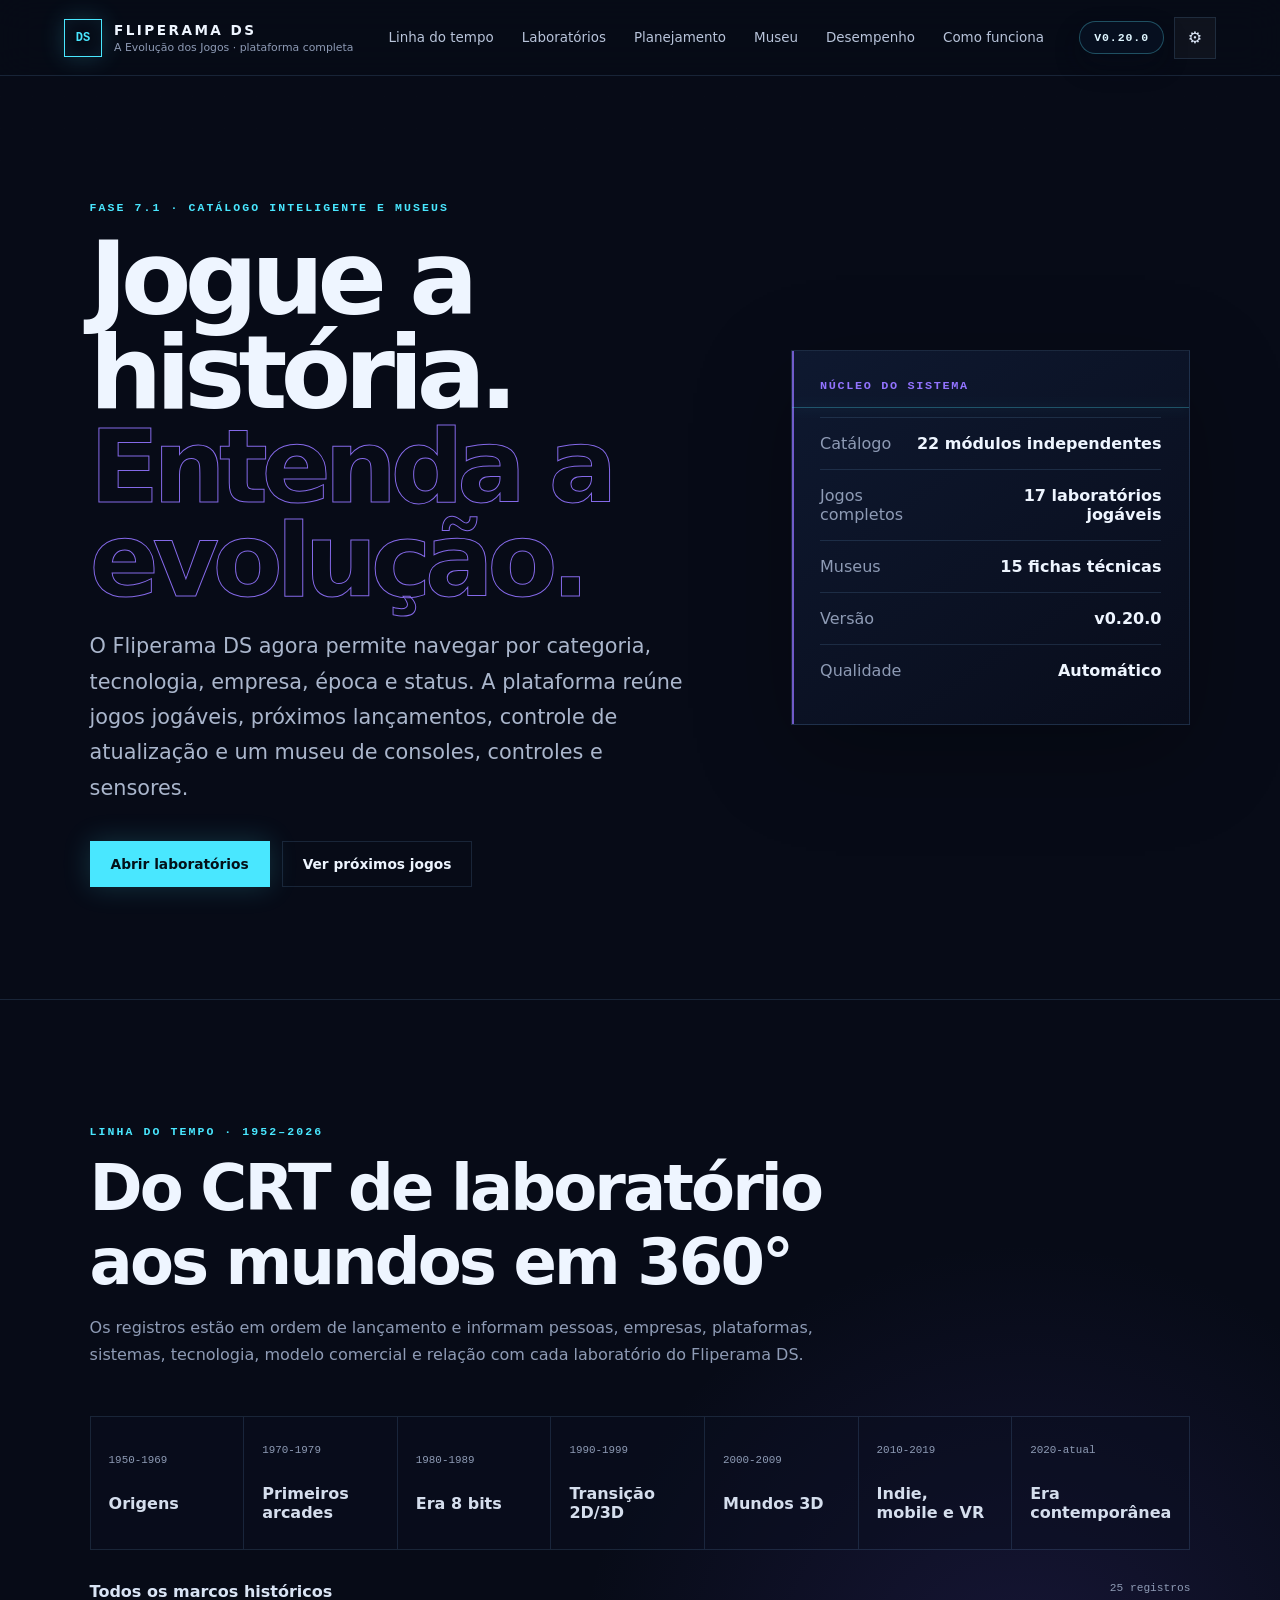
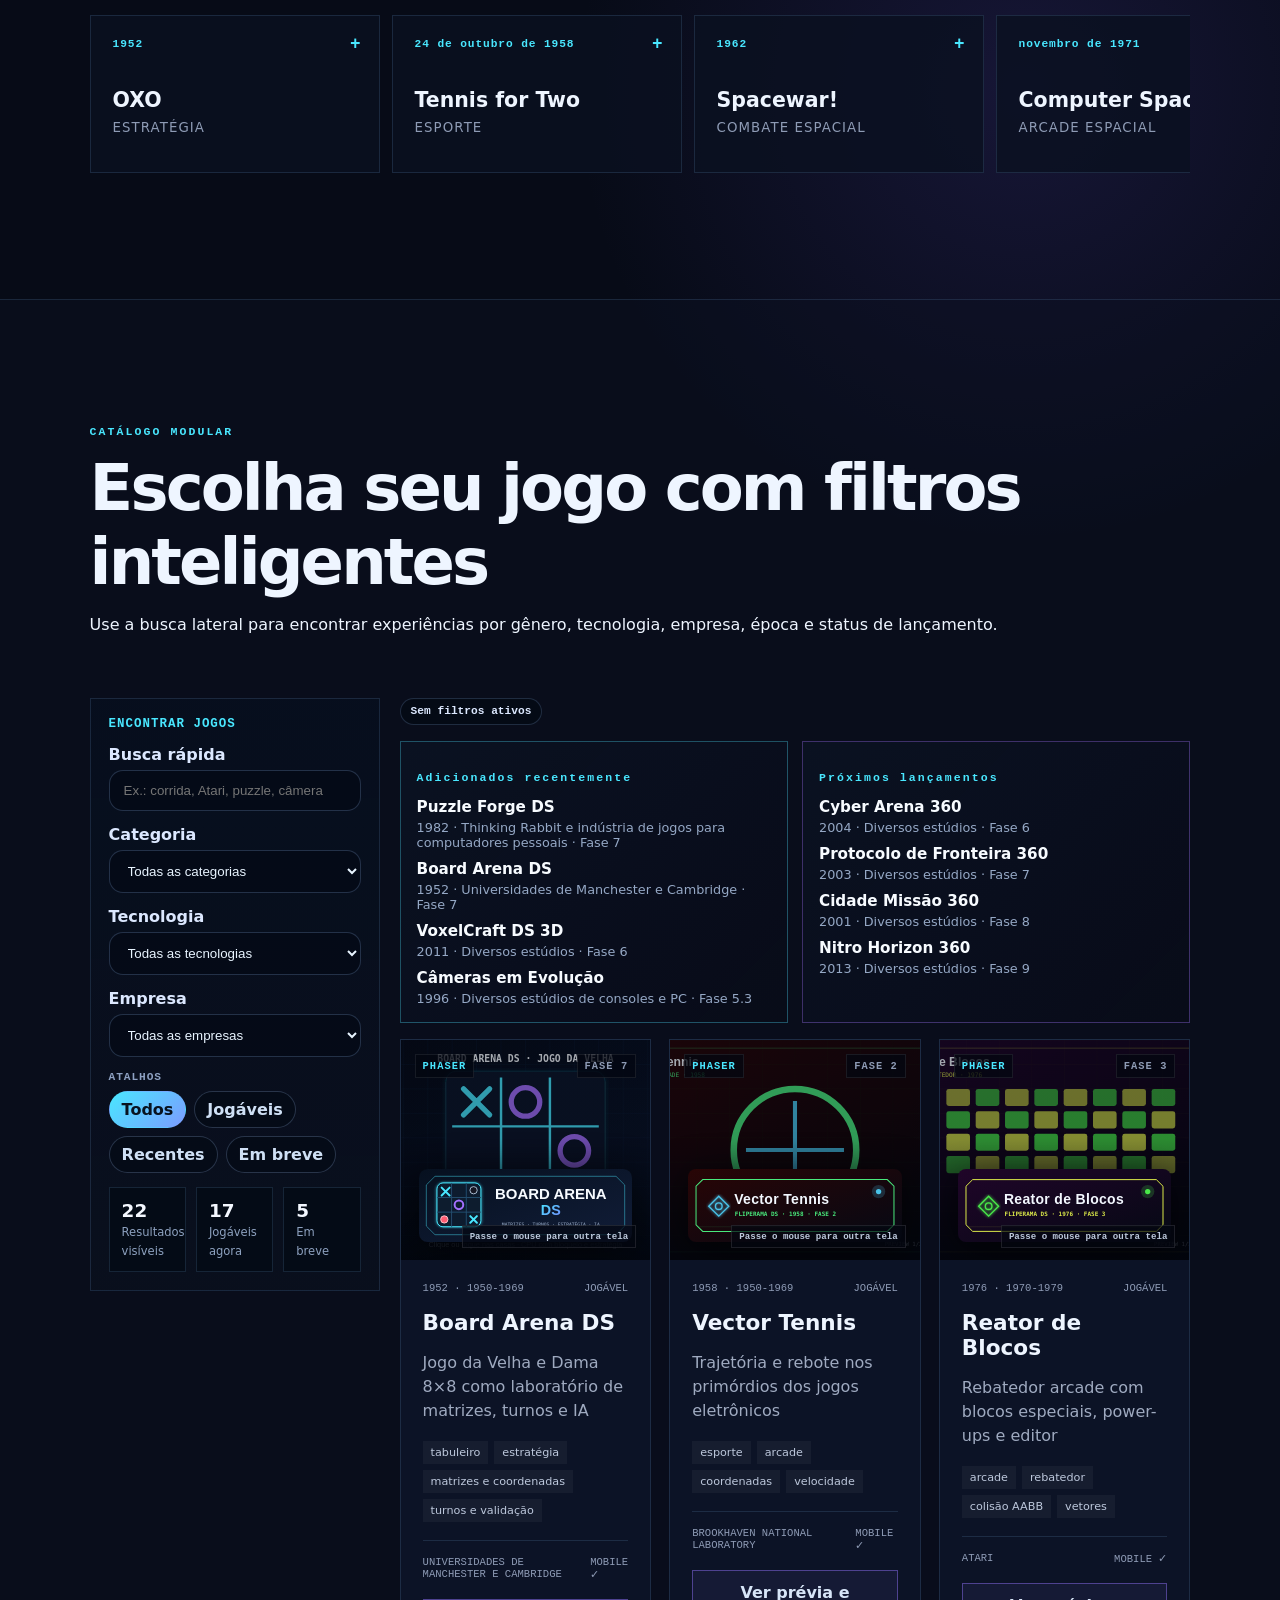
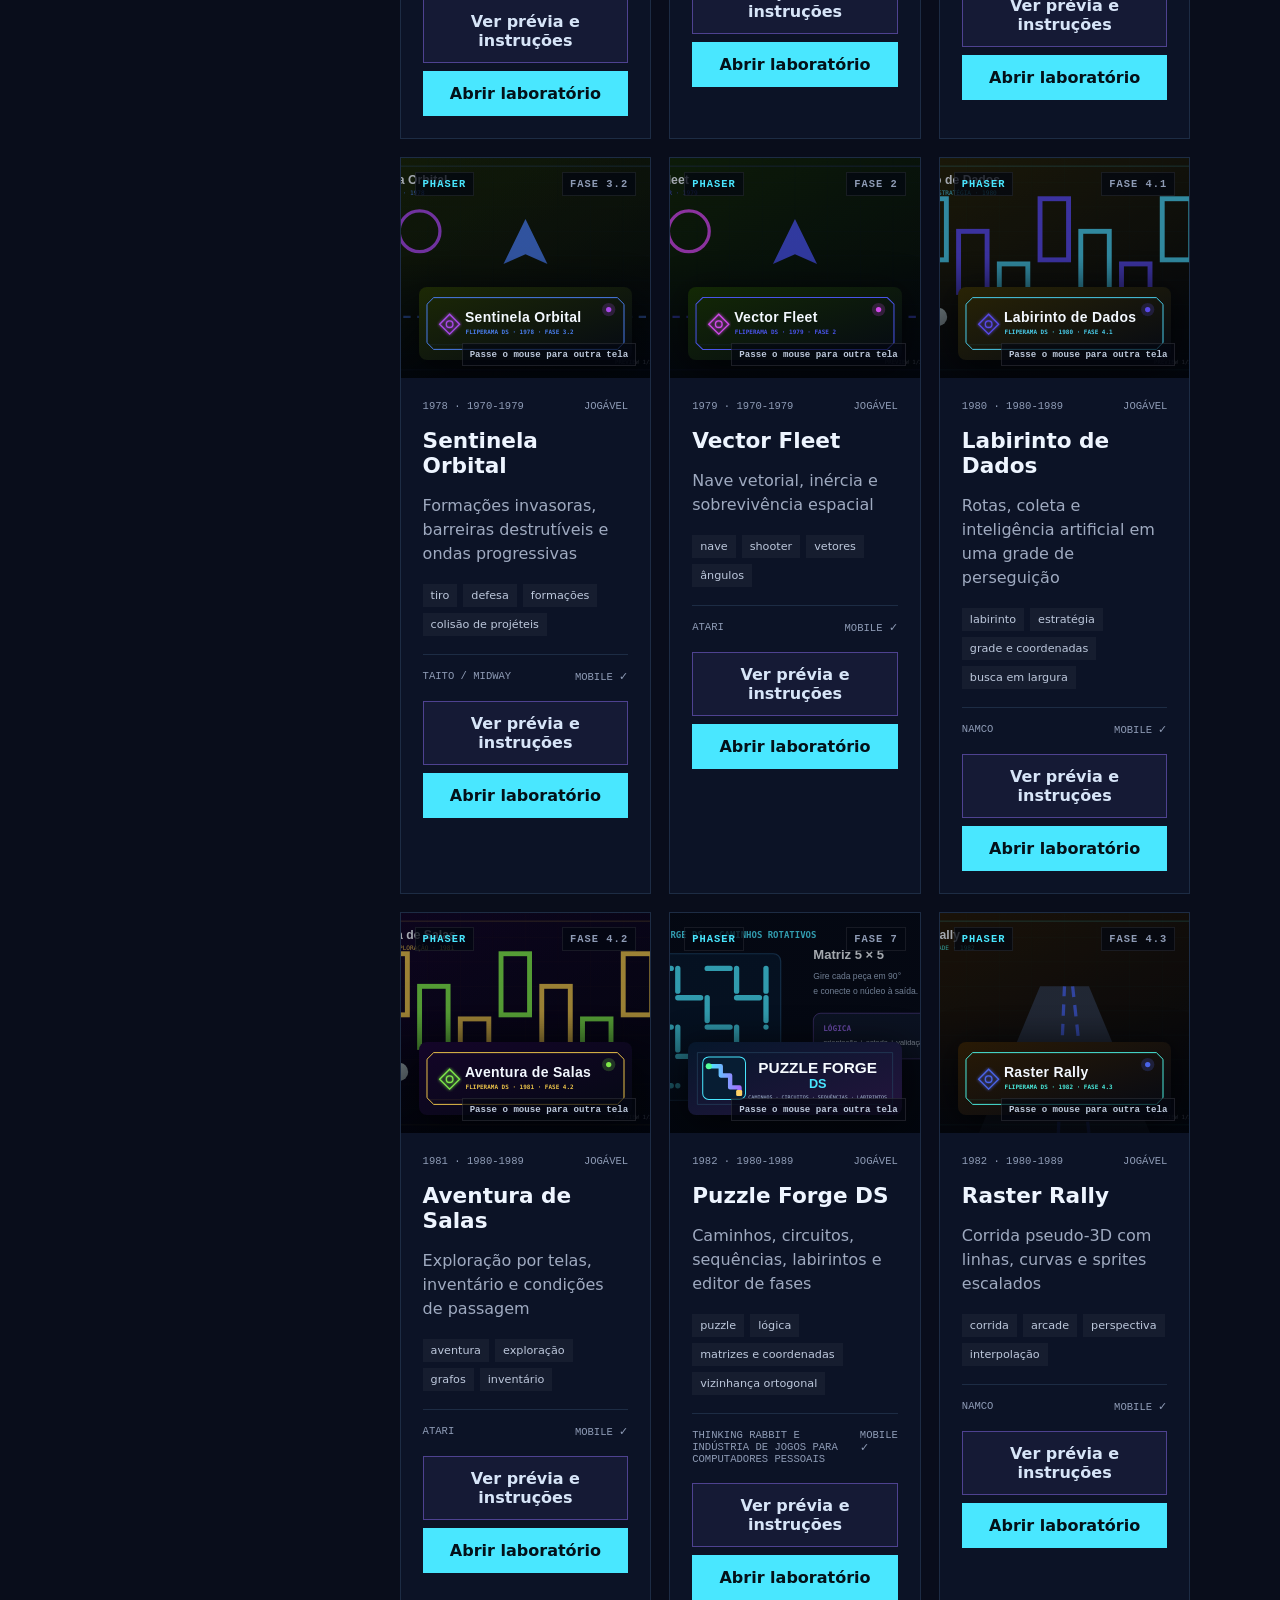
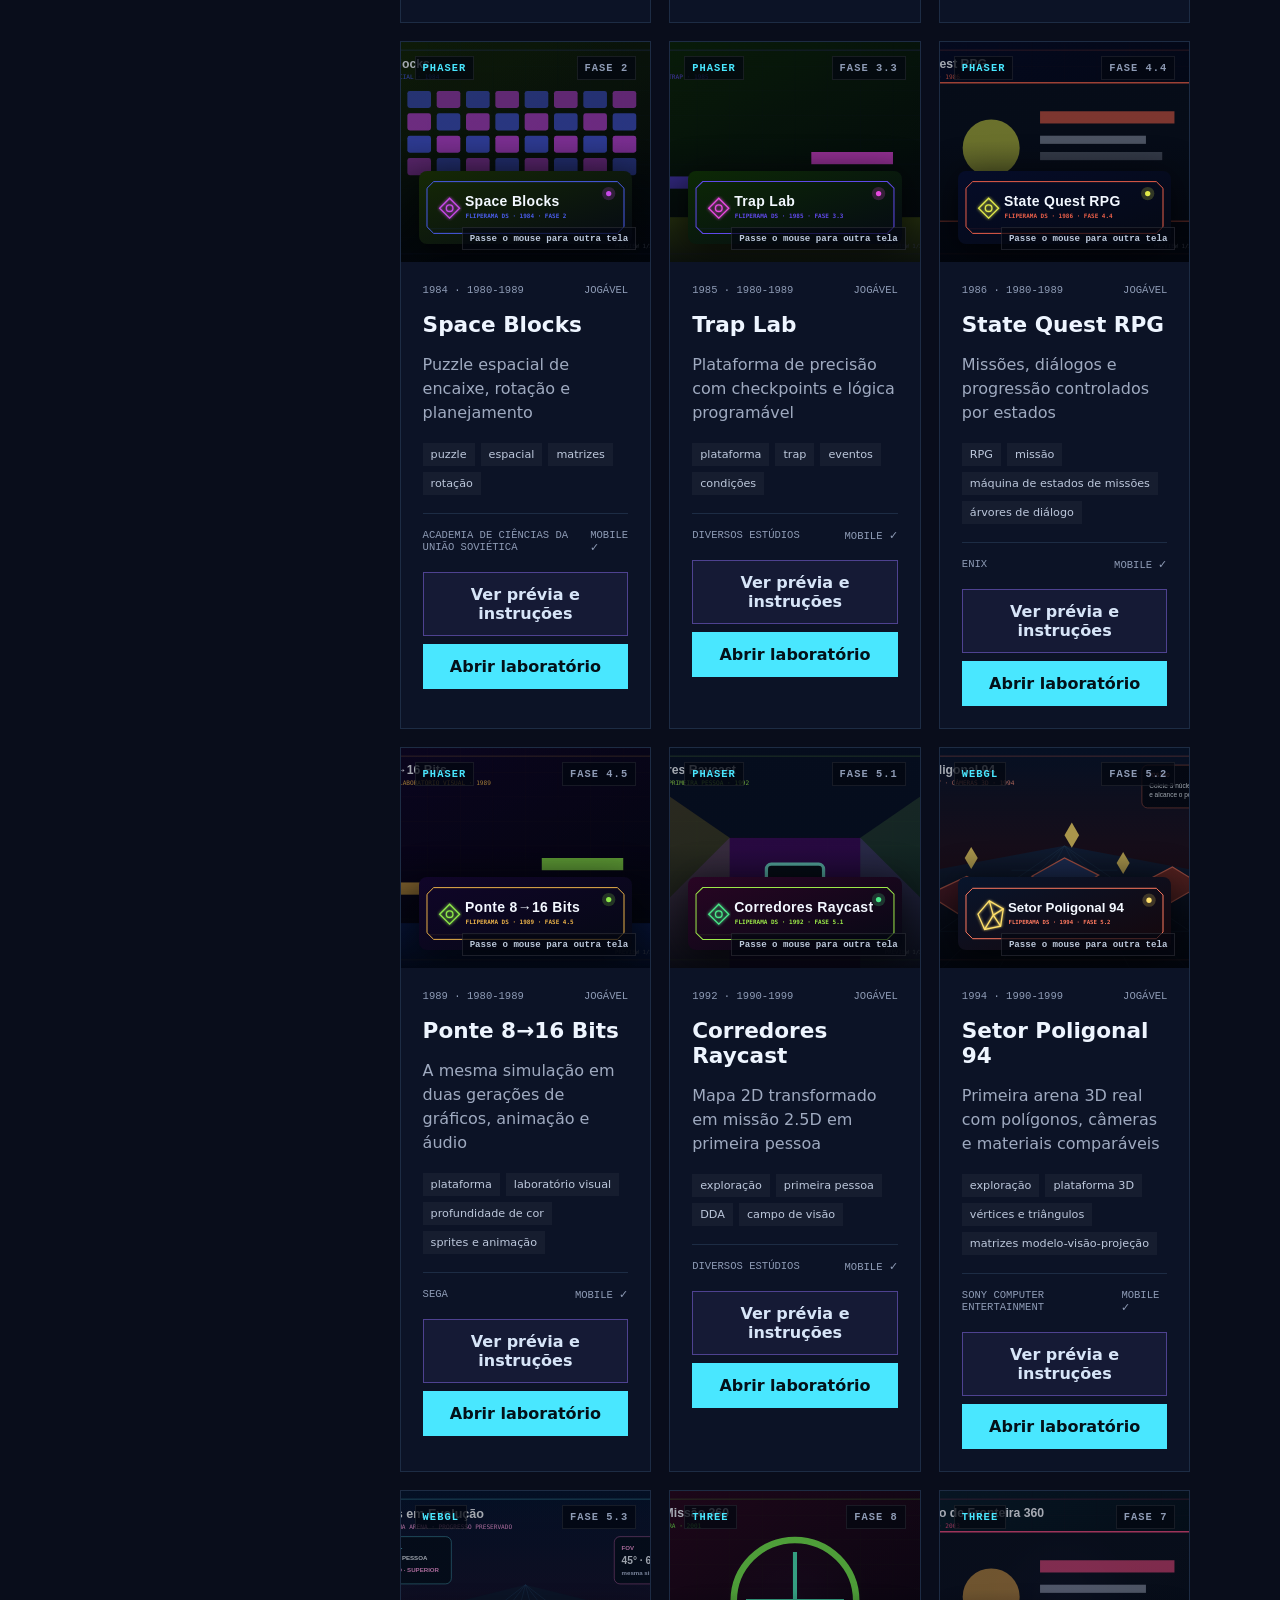
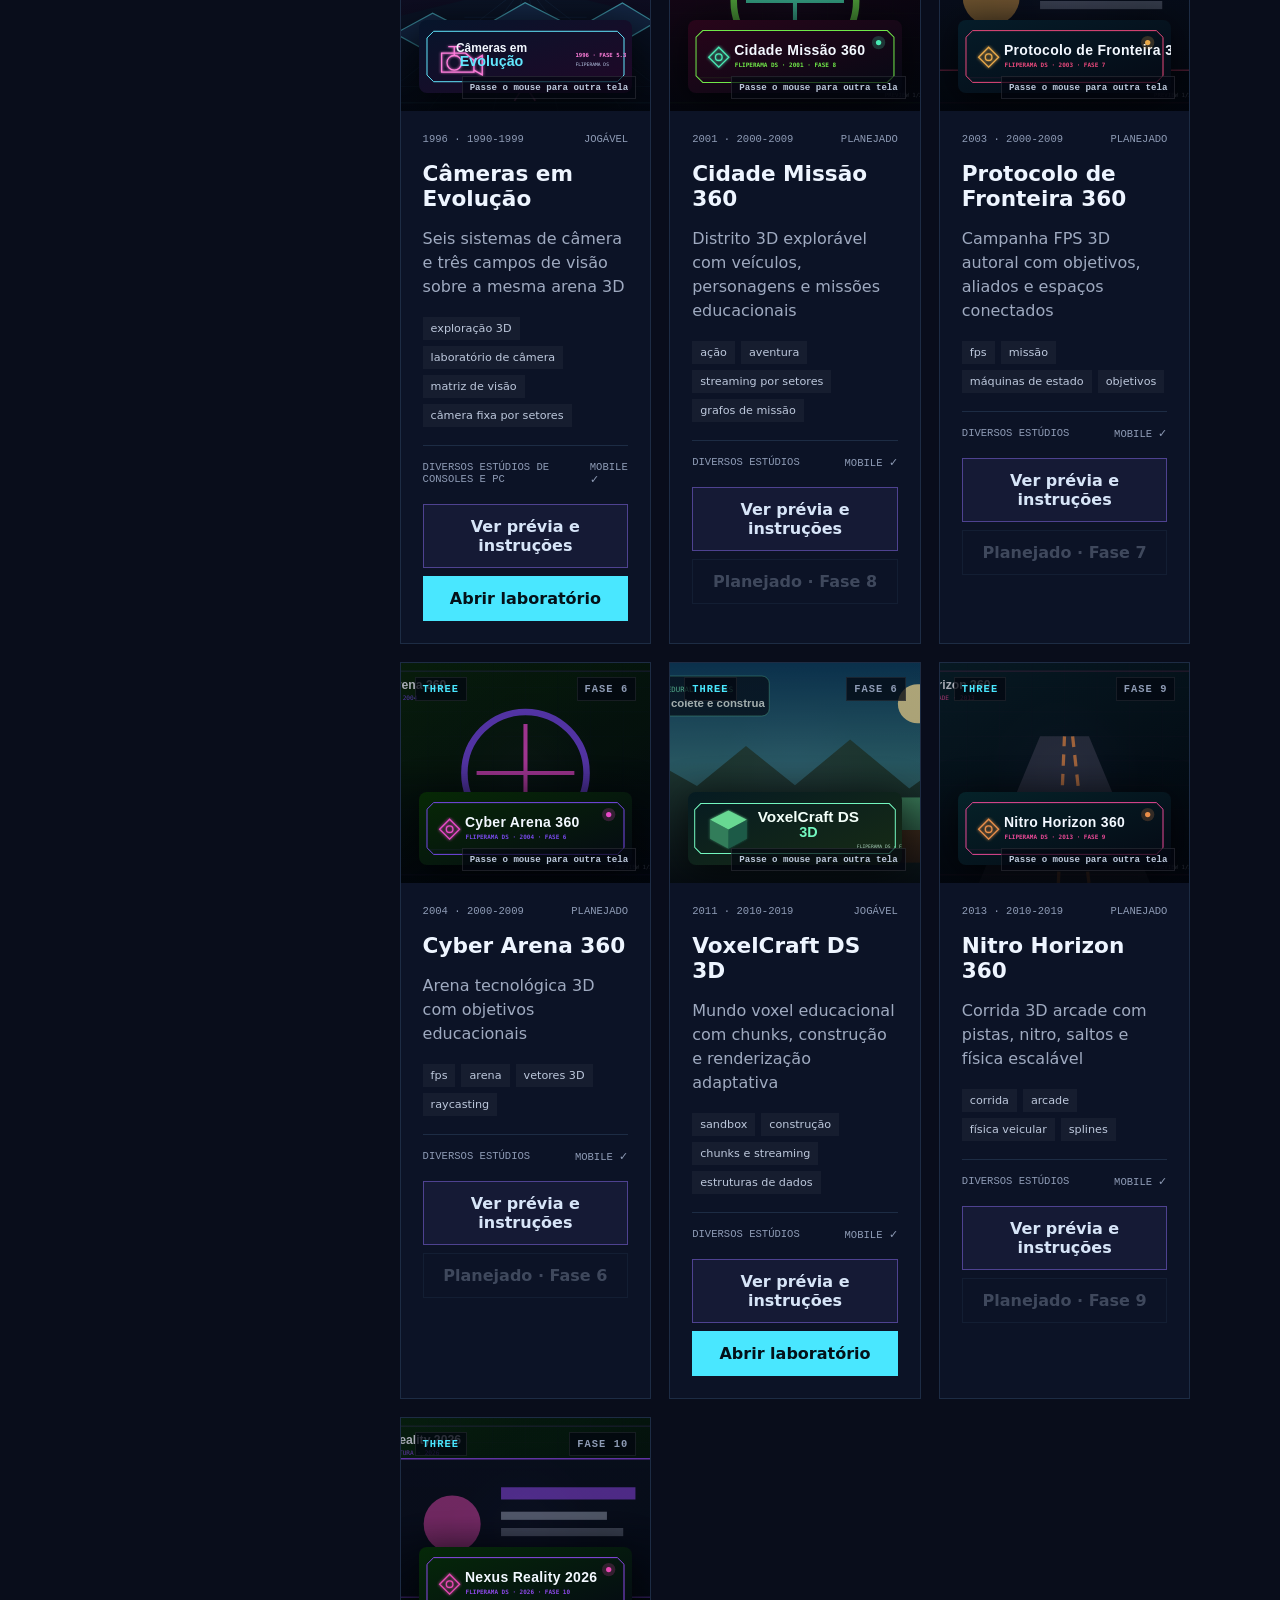
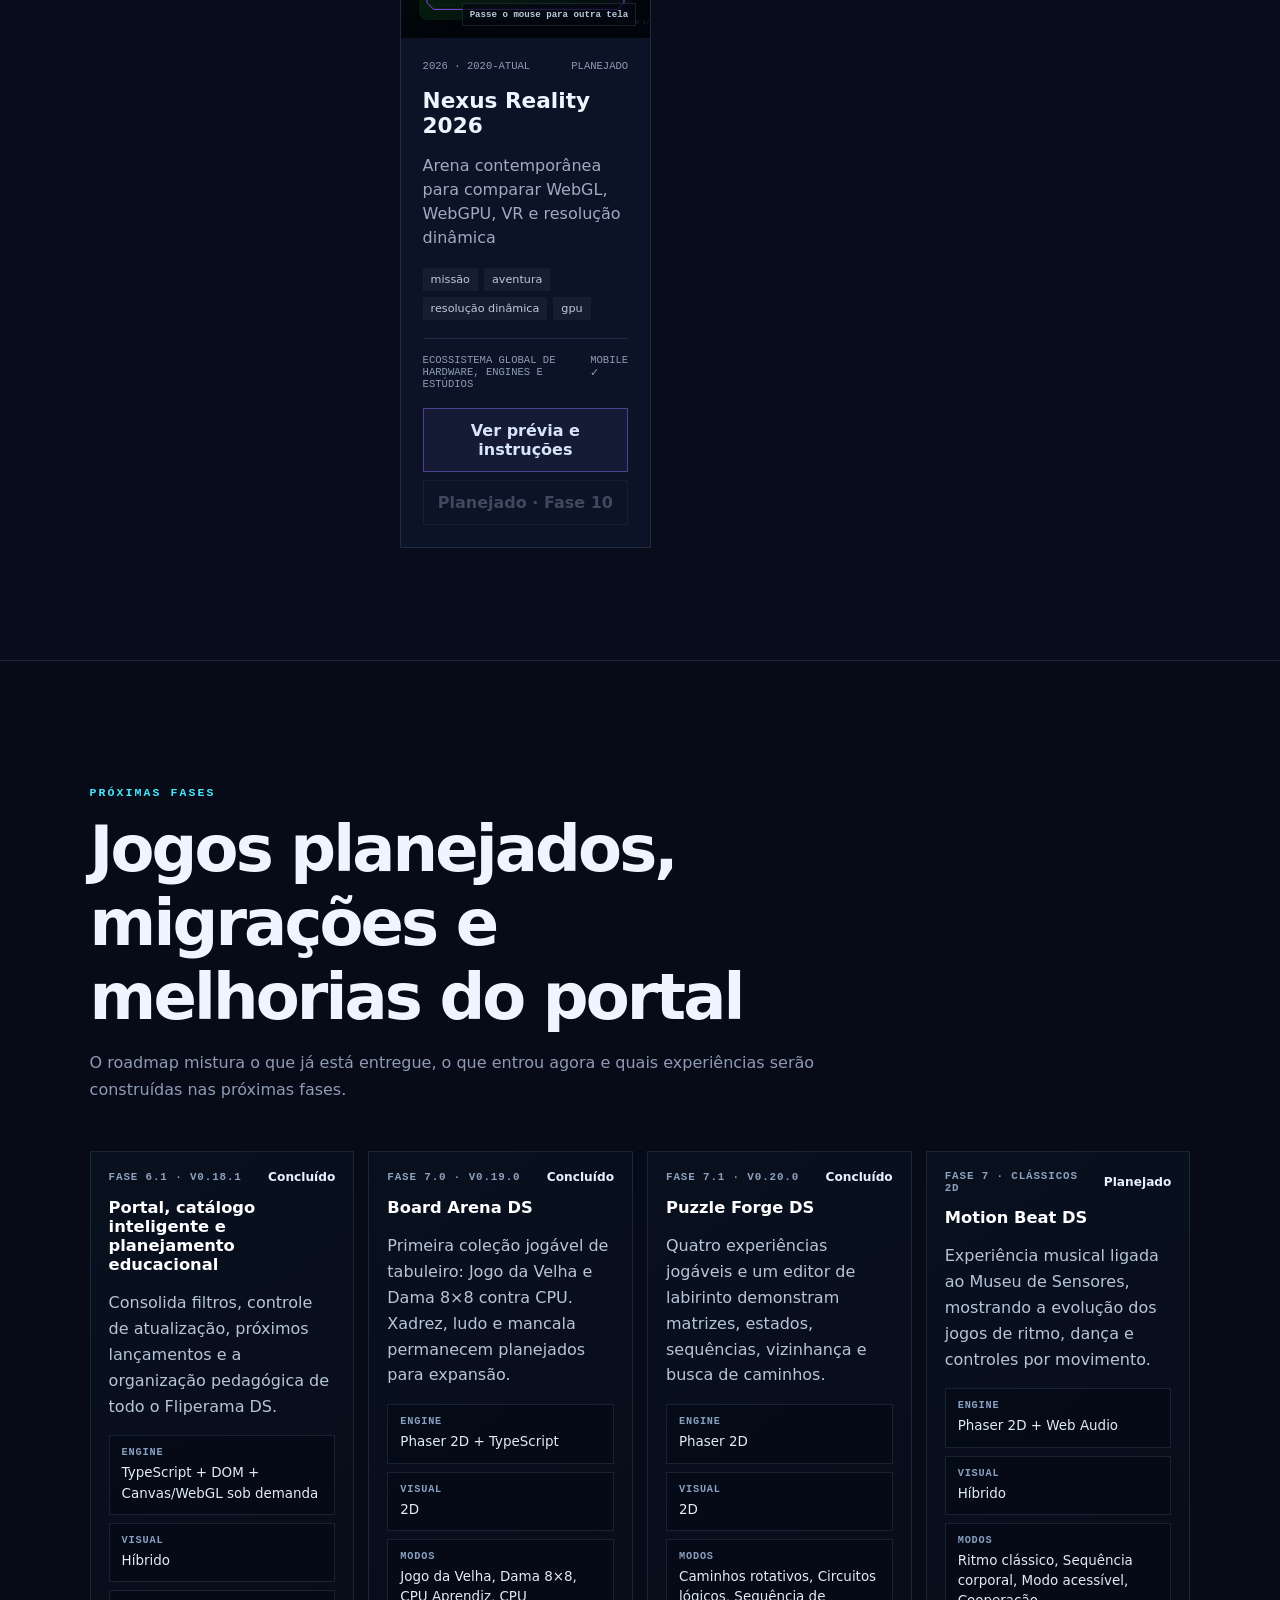
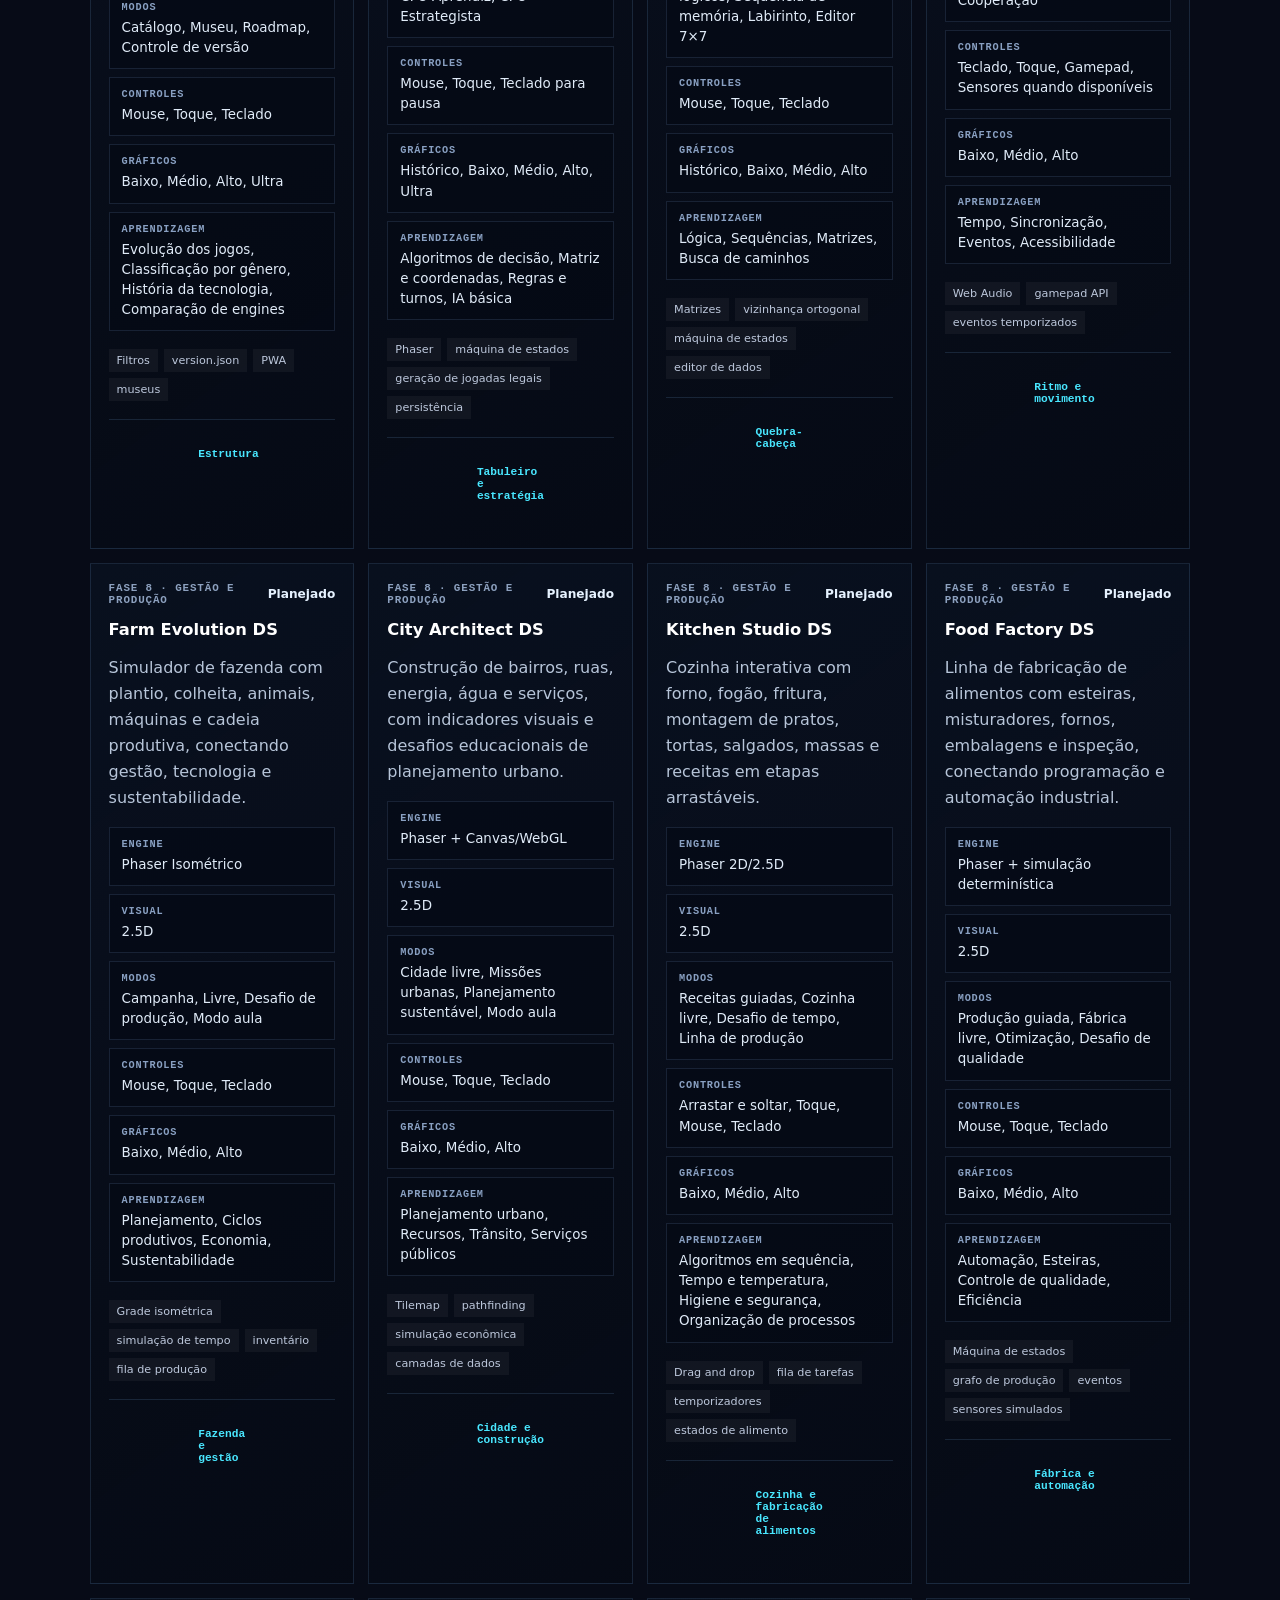
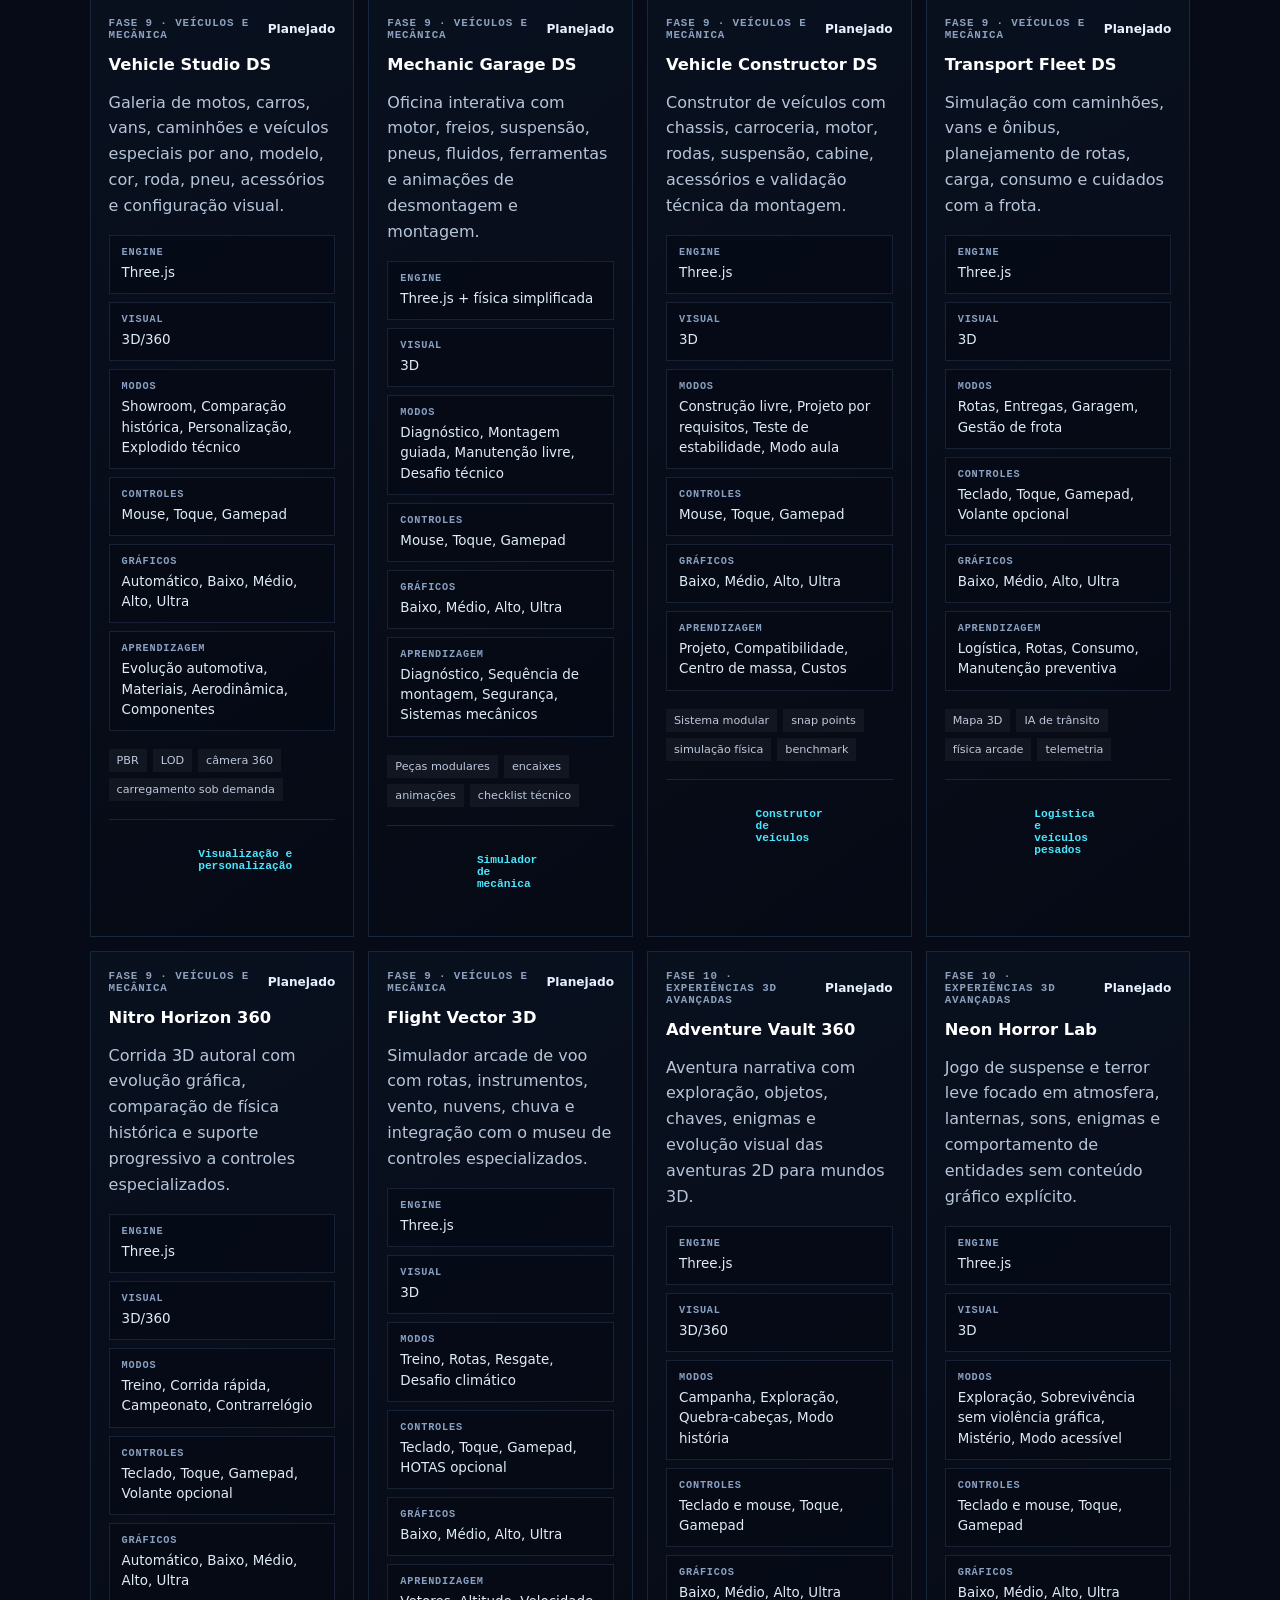
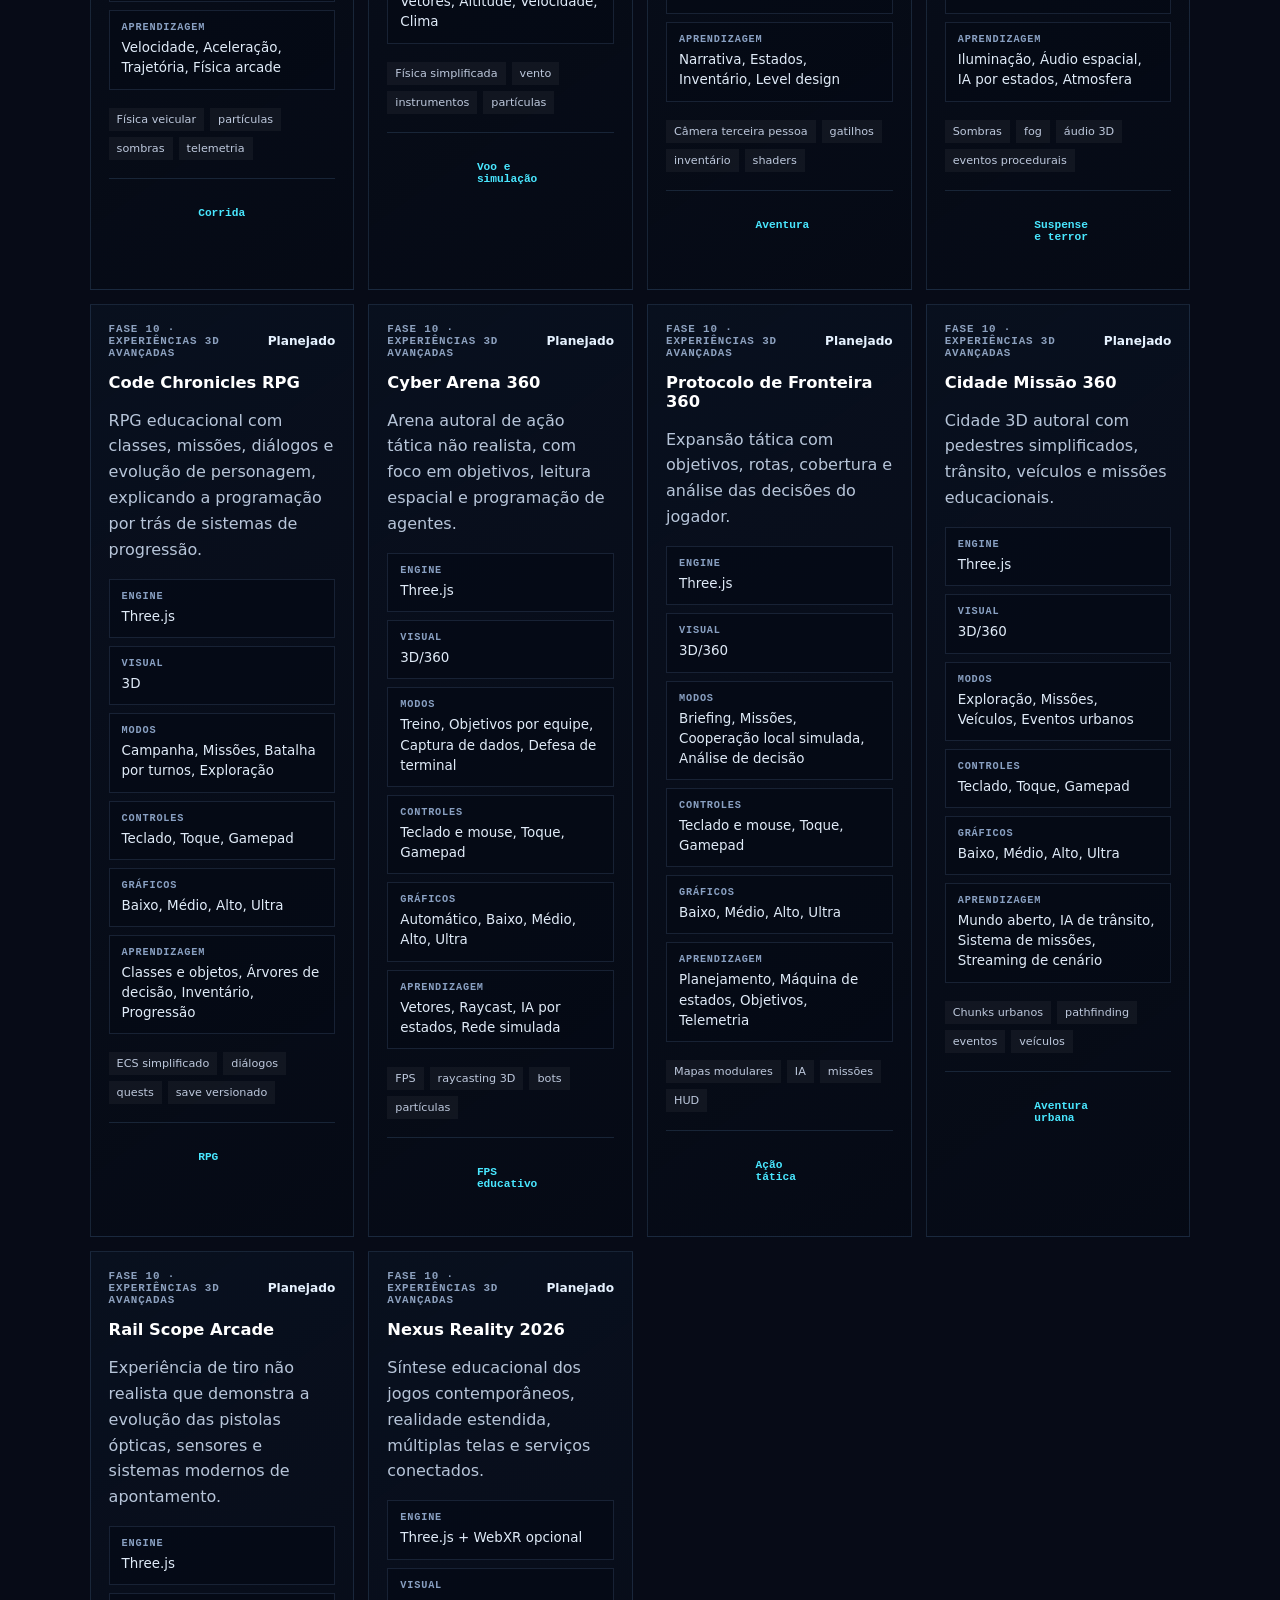
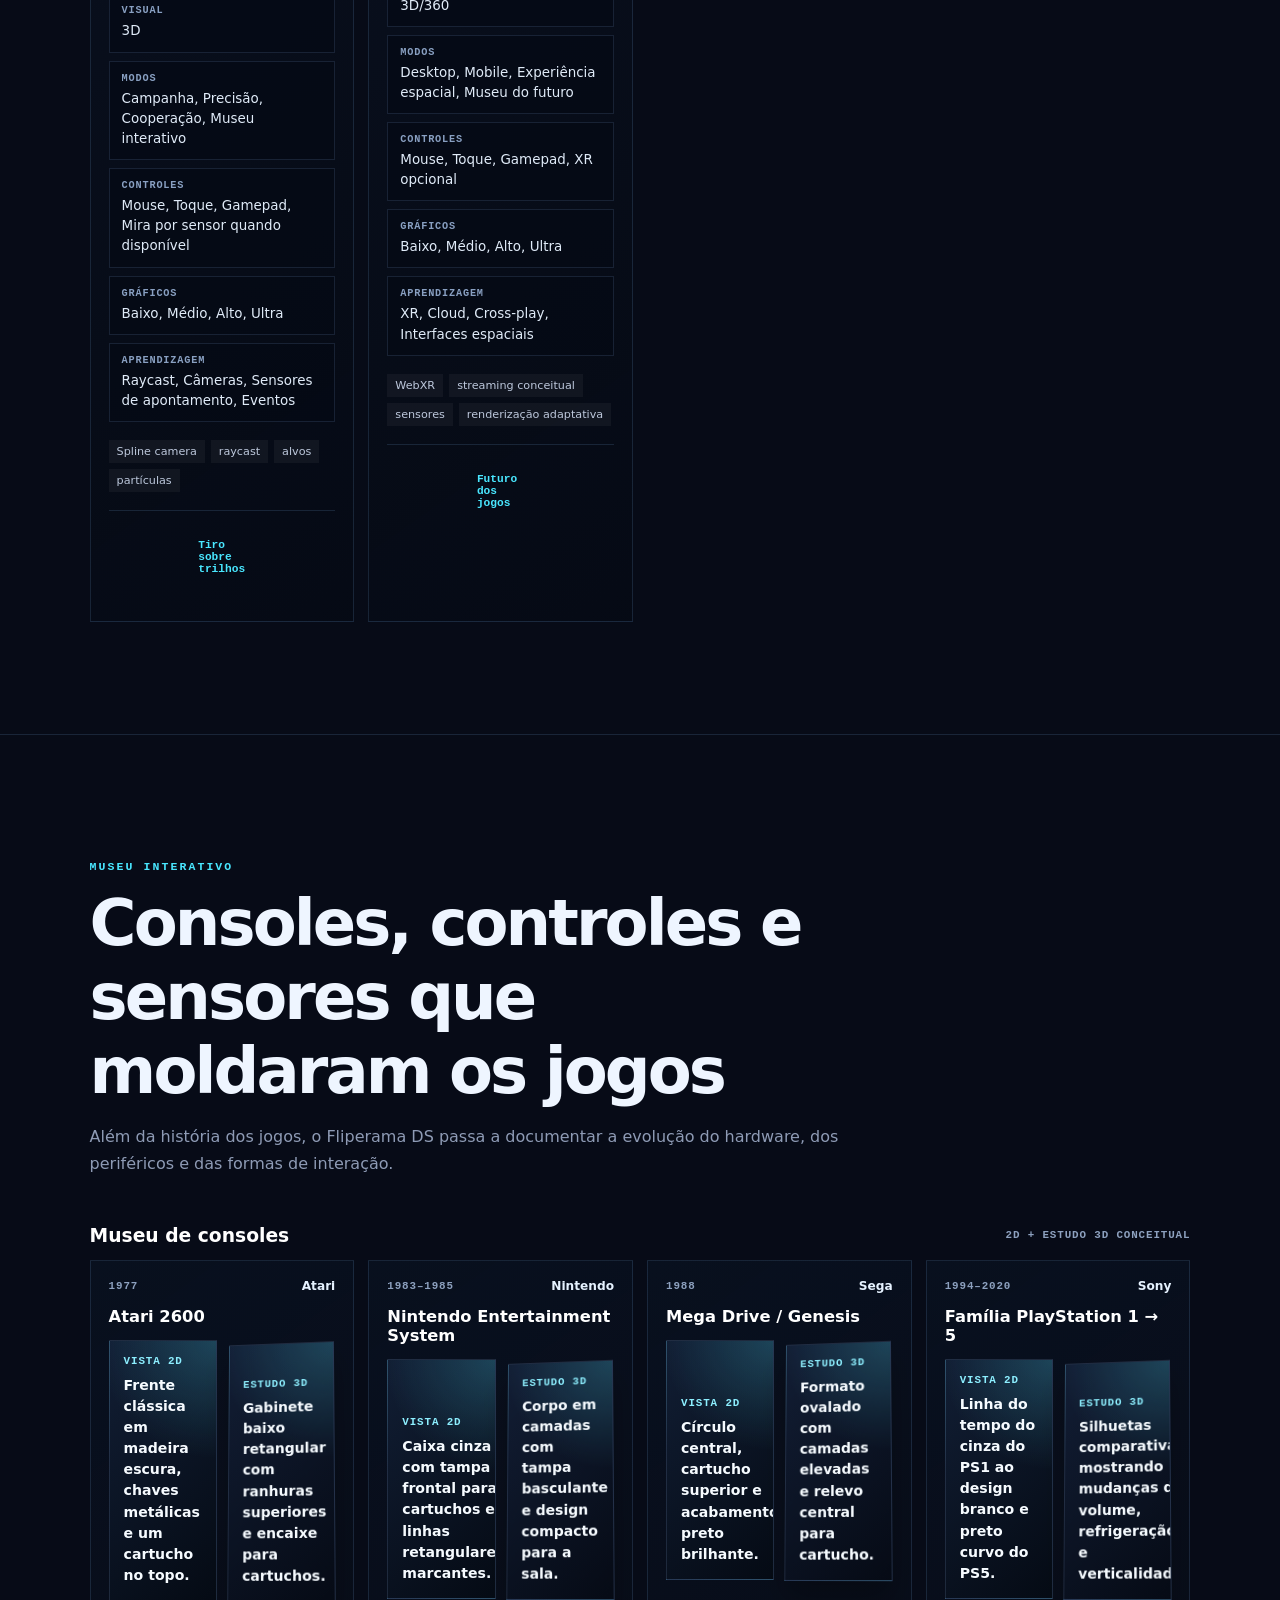
<file: FLIPDS/index.html>
<!doctype html>
<html lang="pt-BR">
  <head>
    <meta charset="UTF-8" />
    <meta name="viewport" content="width=device-width, initial-scale=1.0, viewport-fit=cover" />
    <meta name="theme-color" content="#070b17" />
    <meta name="description" content="Fliperama DS — A Evolução dos Jogos: história, programação e laboratórios jogáveis." />
    <meta name="mobile-web-app-capable" content="yes" />
    <link rel="manifest" href="./manifest.webmanifest" />
    <link rel="stylesheet" href="./app.css" />
    <title>Fliperama DS v0.20.0</title>
  </head>
  <body>
    <div id="app"><p style="margin:2rem;font:600 1rem system-ui;color:#dce8ff">Carregando Fliperama DS…</p></div>
    <script defer src="./app.js"></script>
  </body>
</html>
</file>
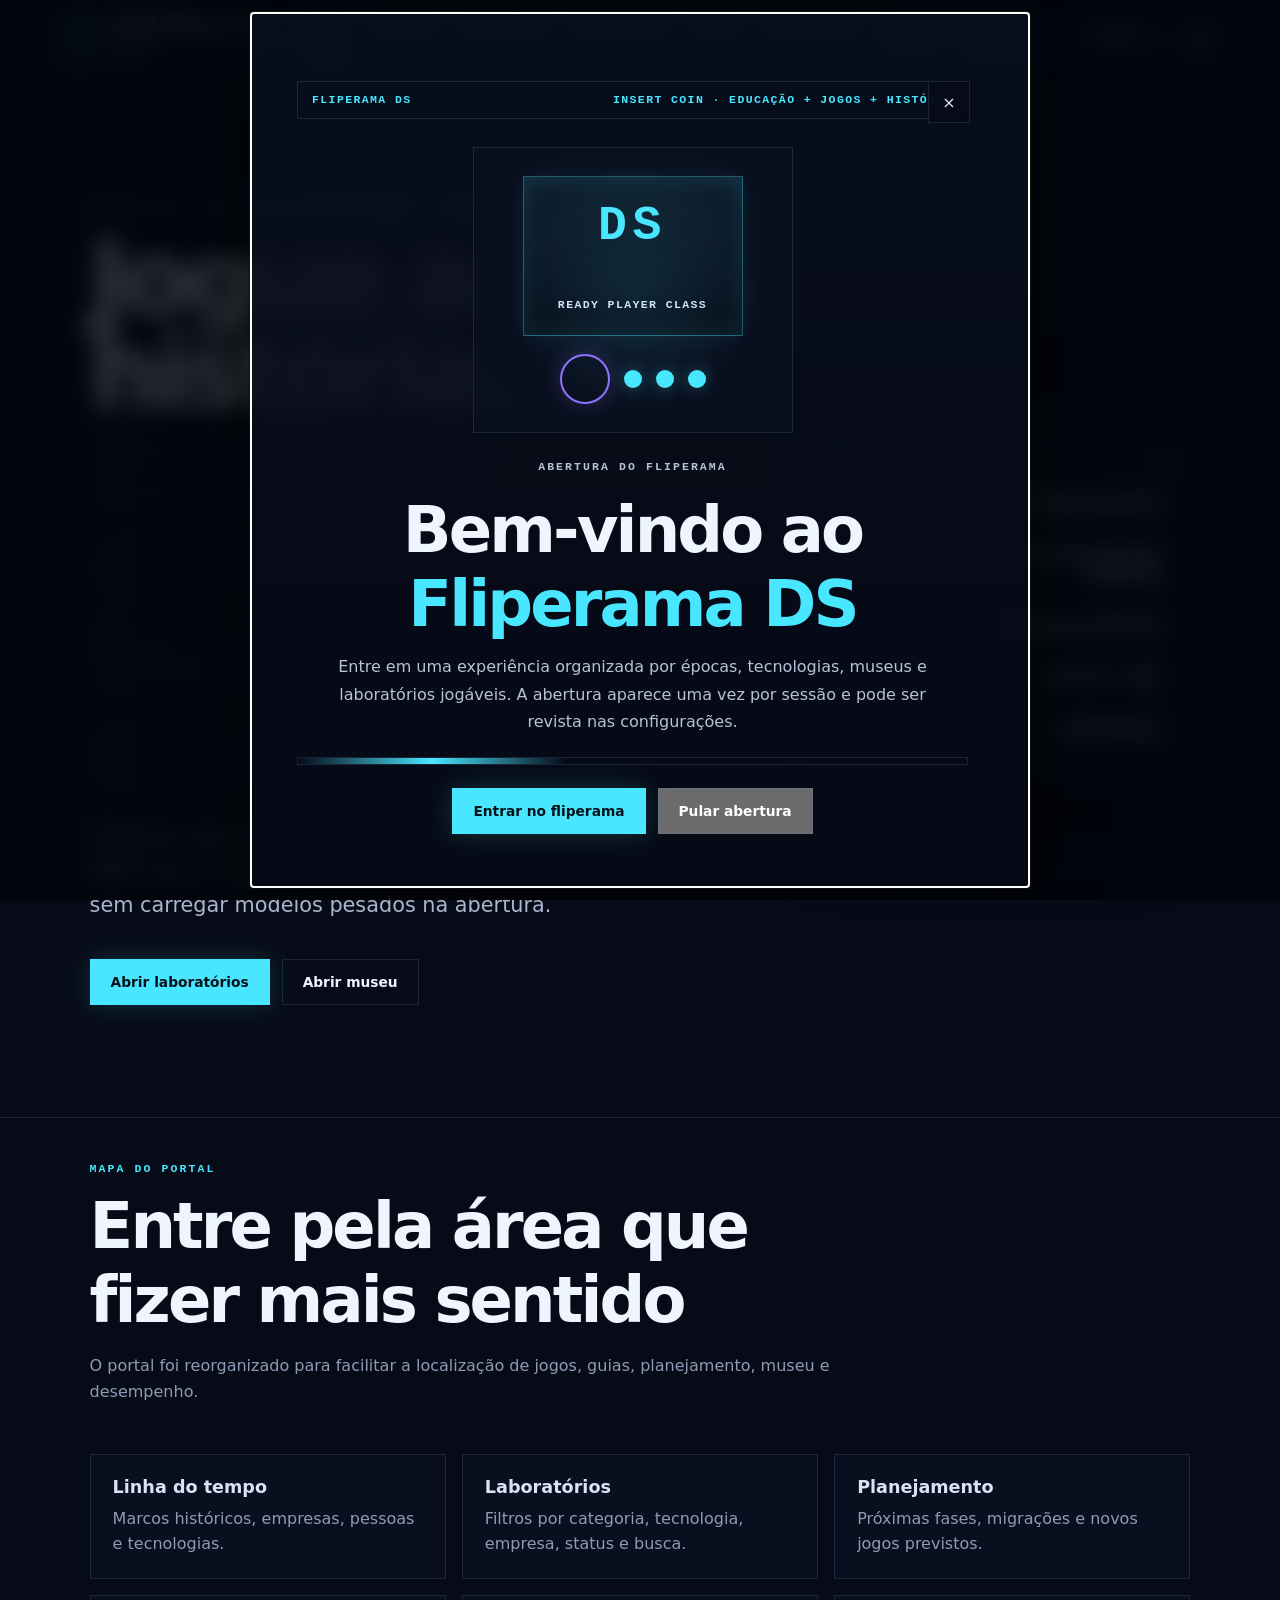
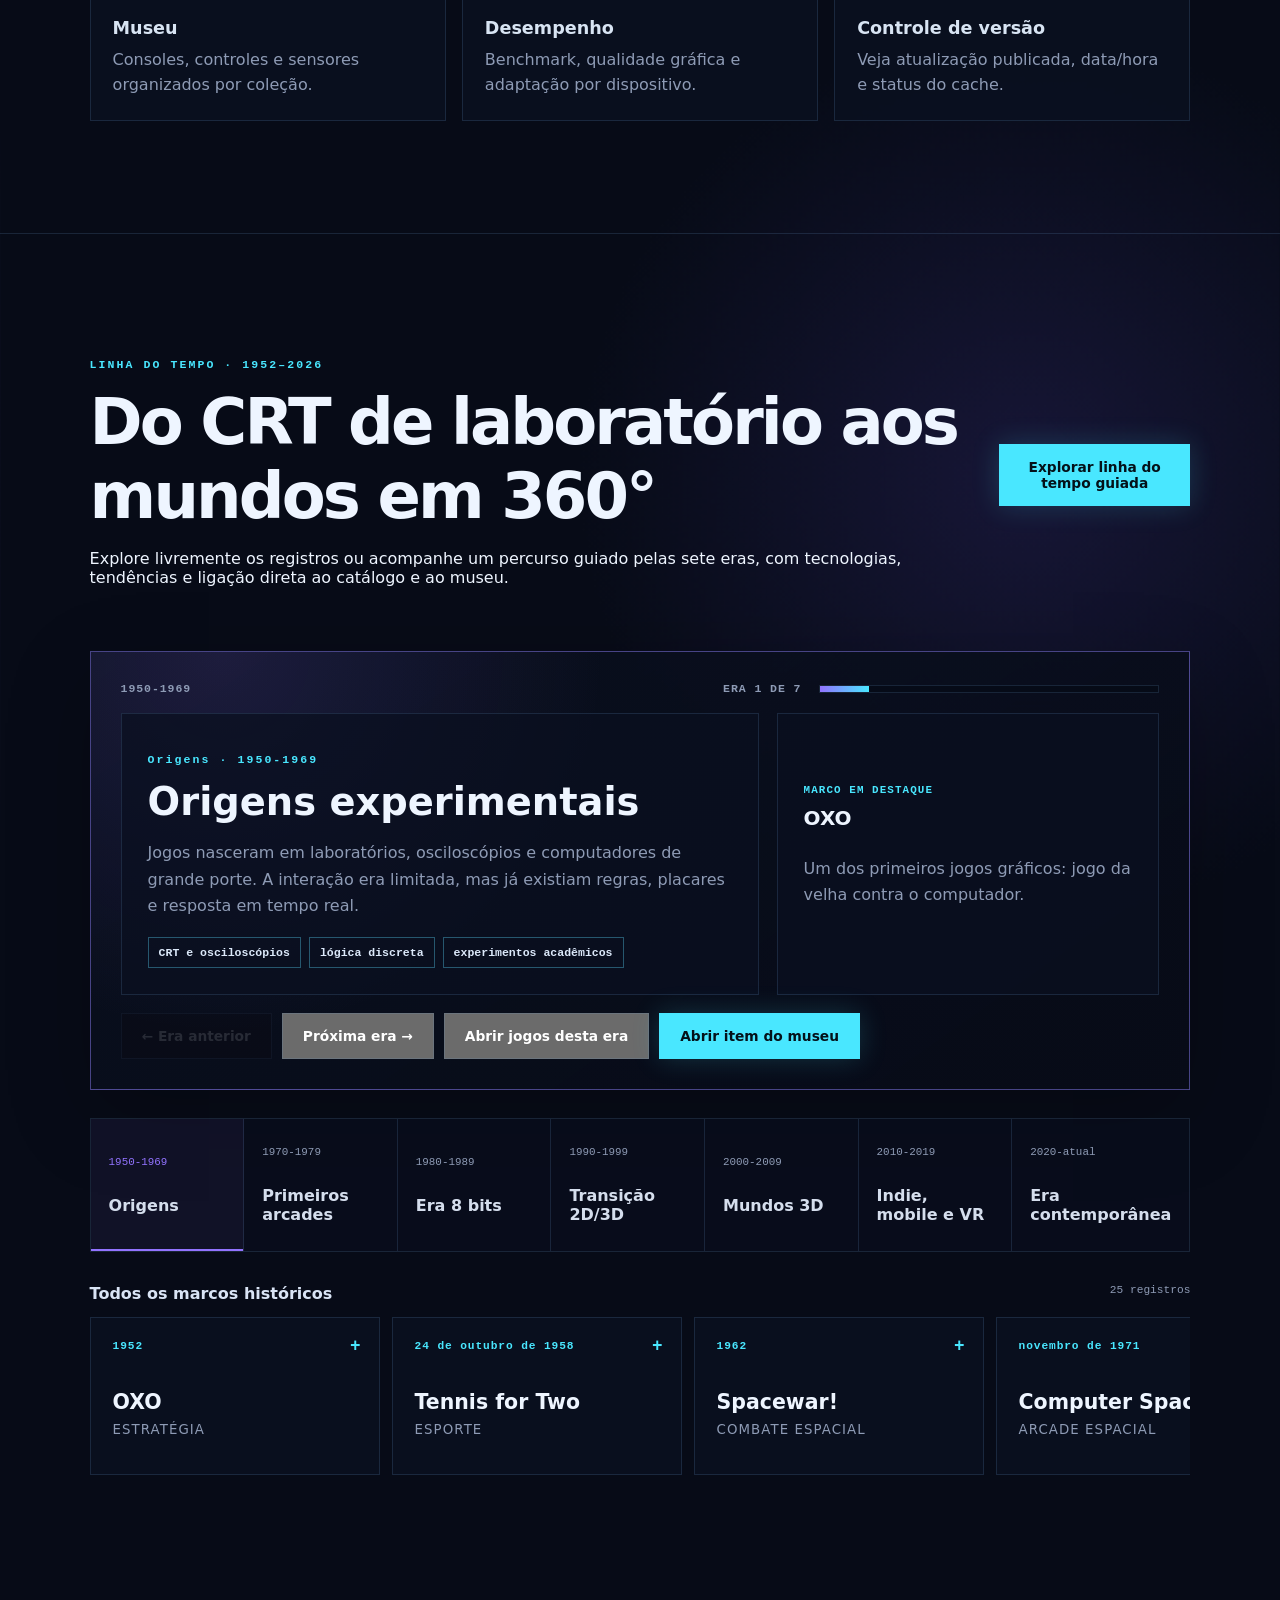
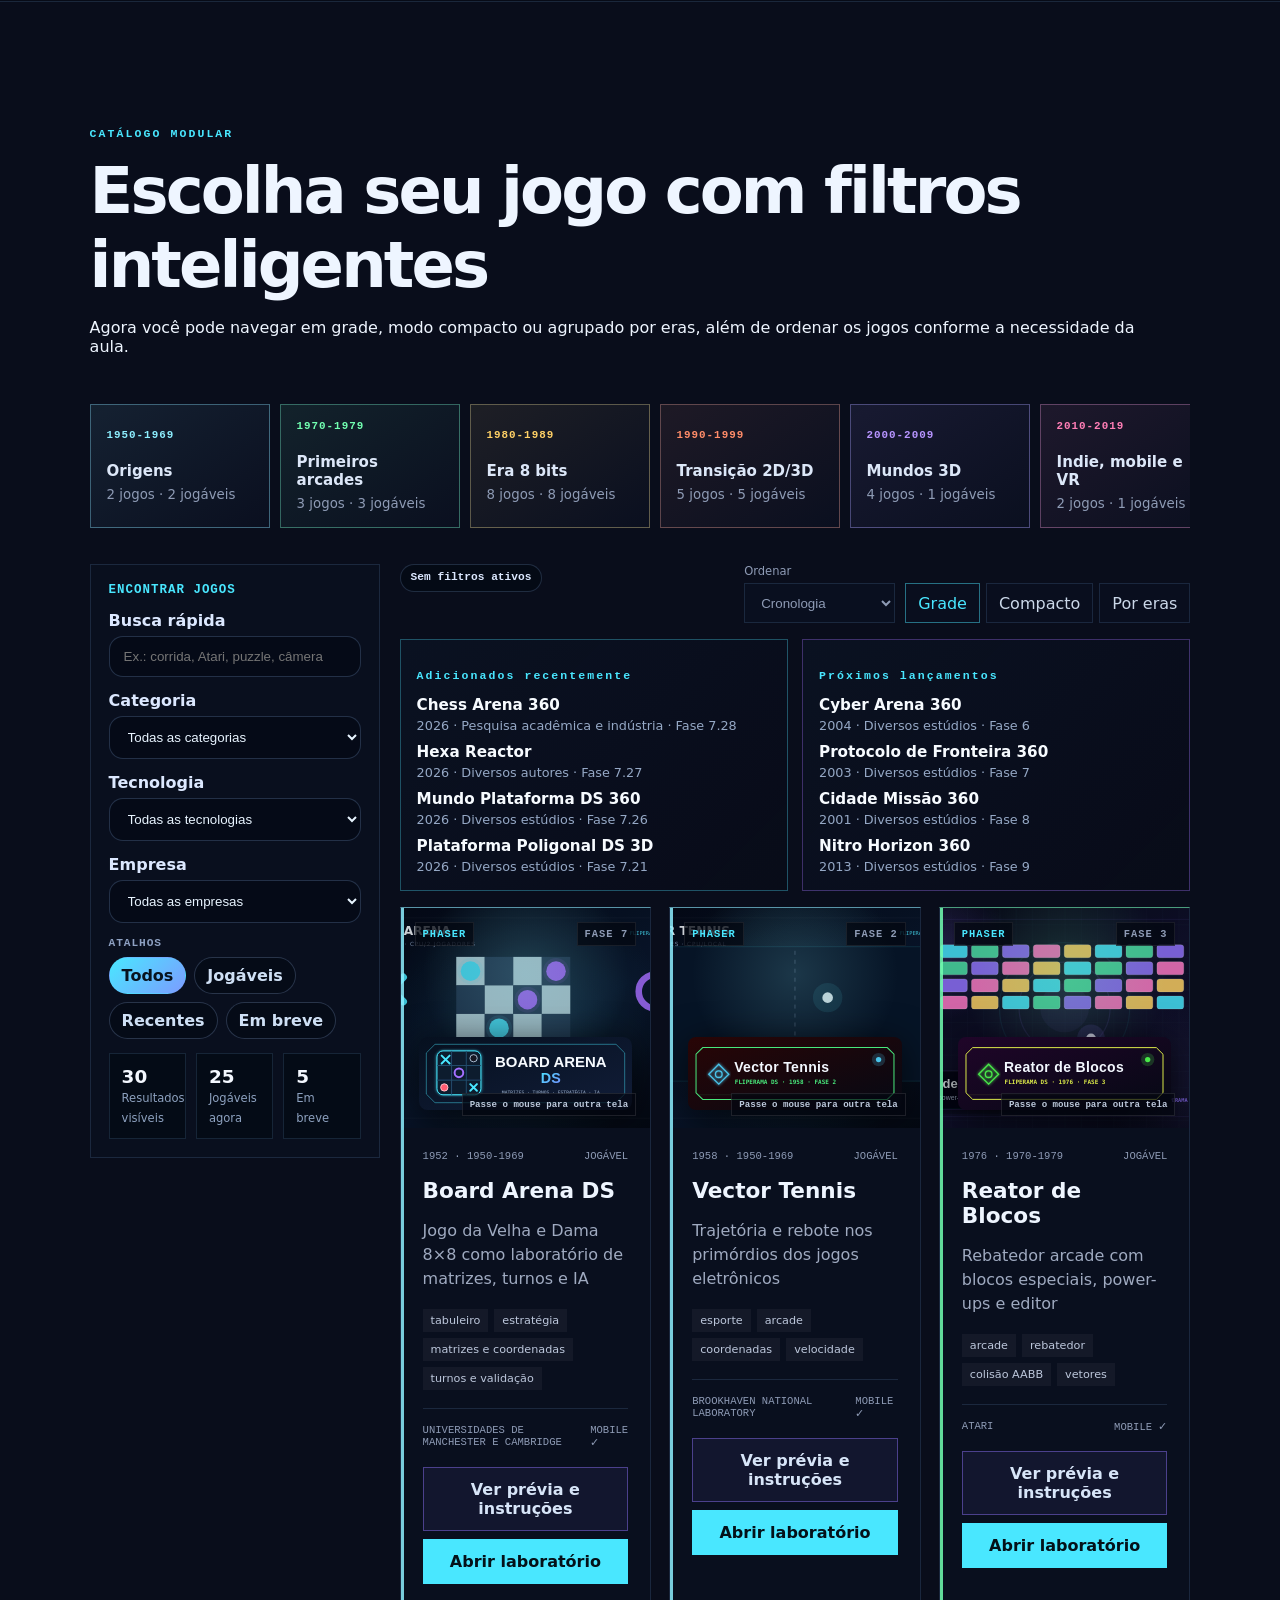
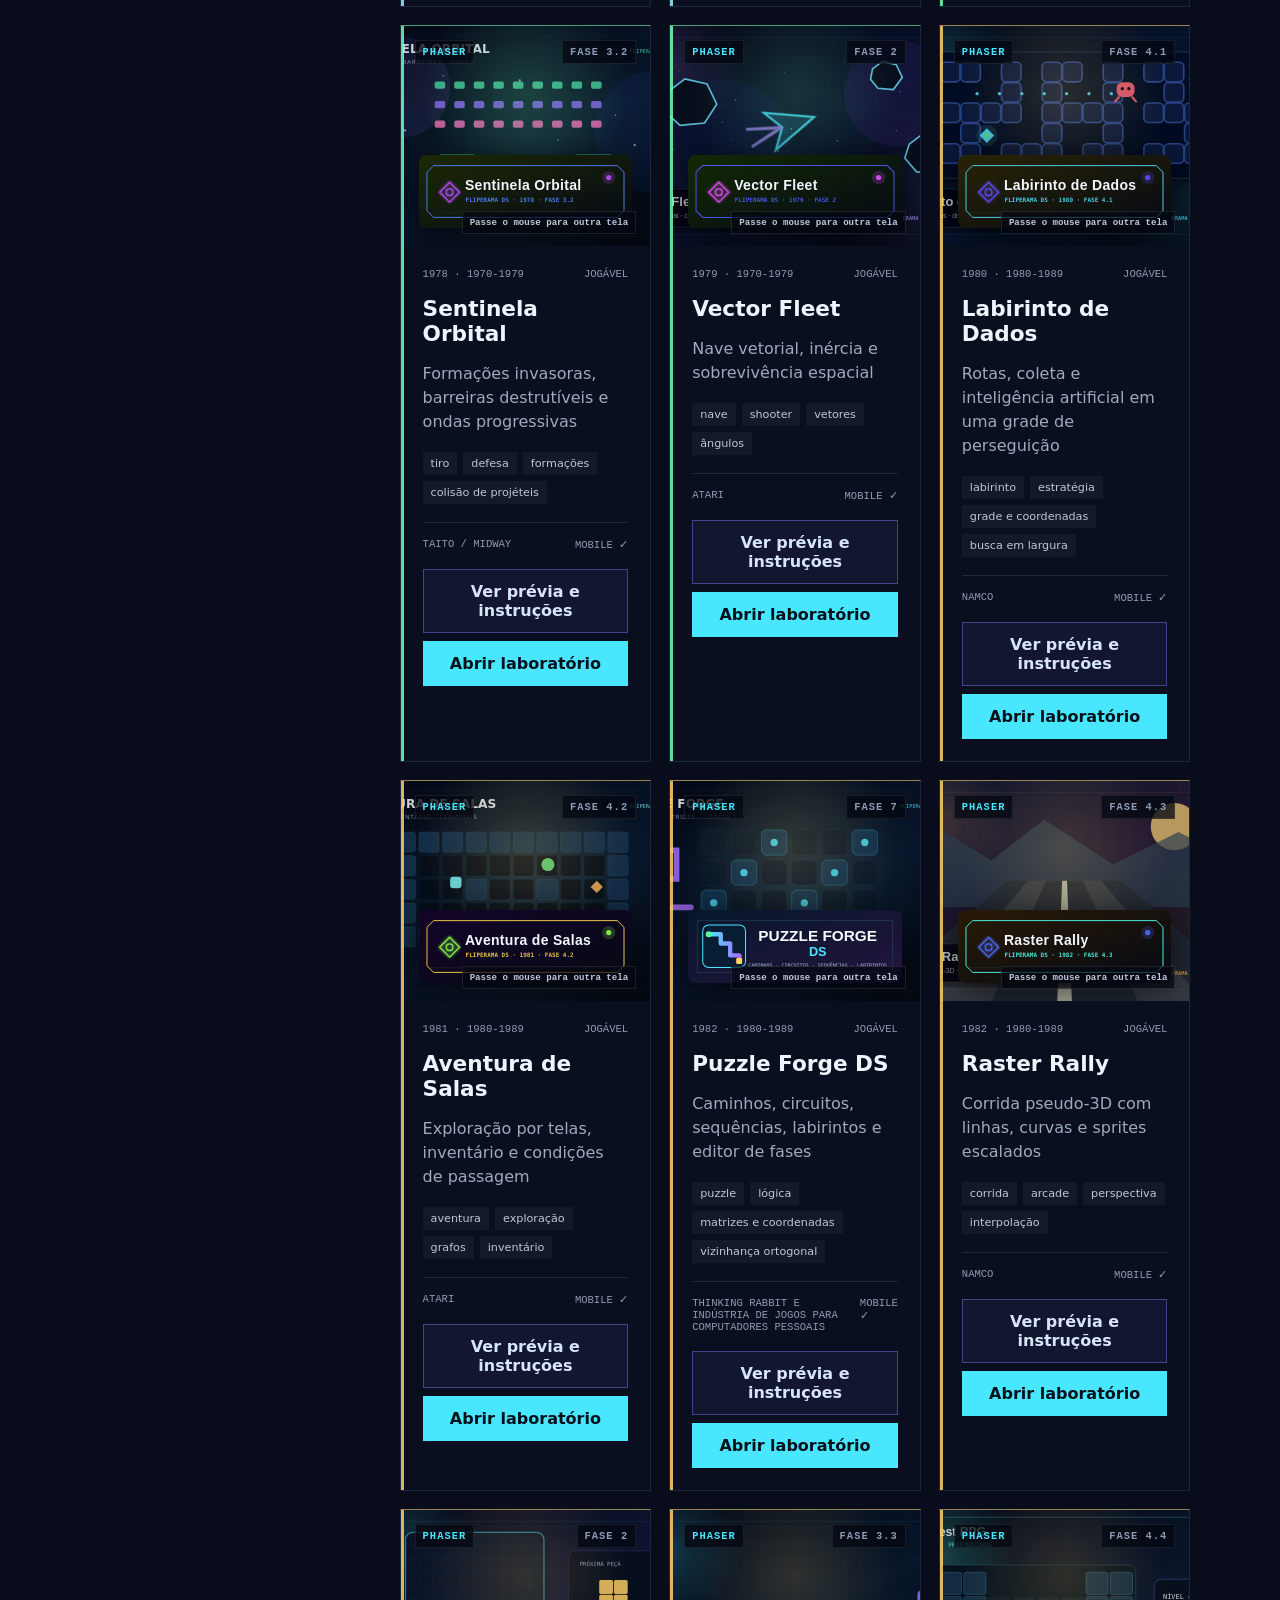
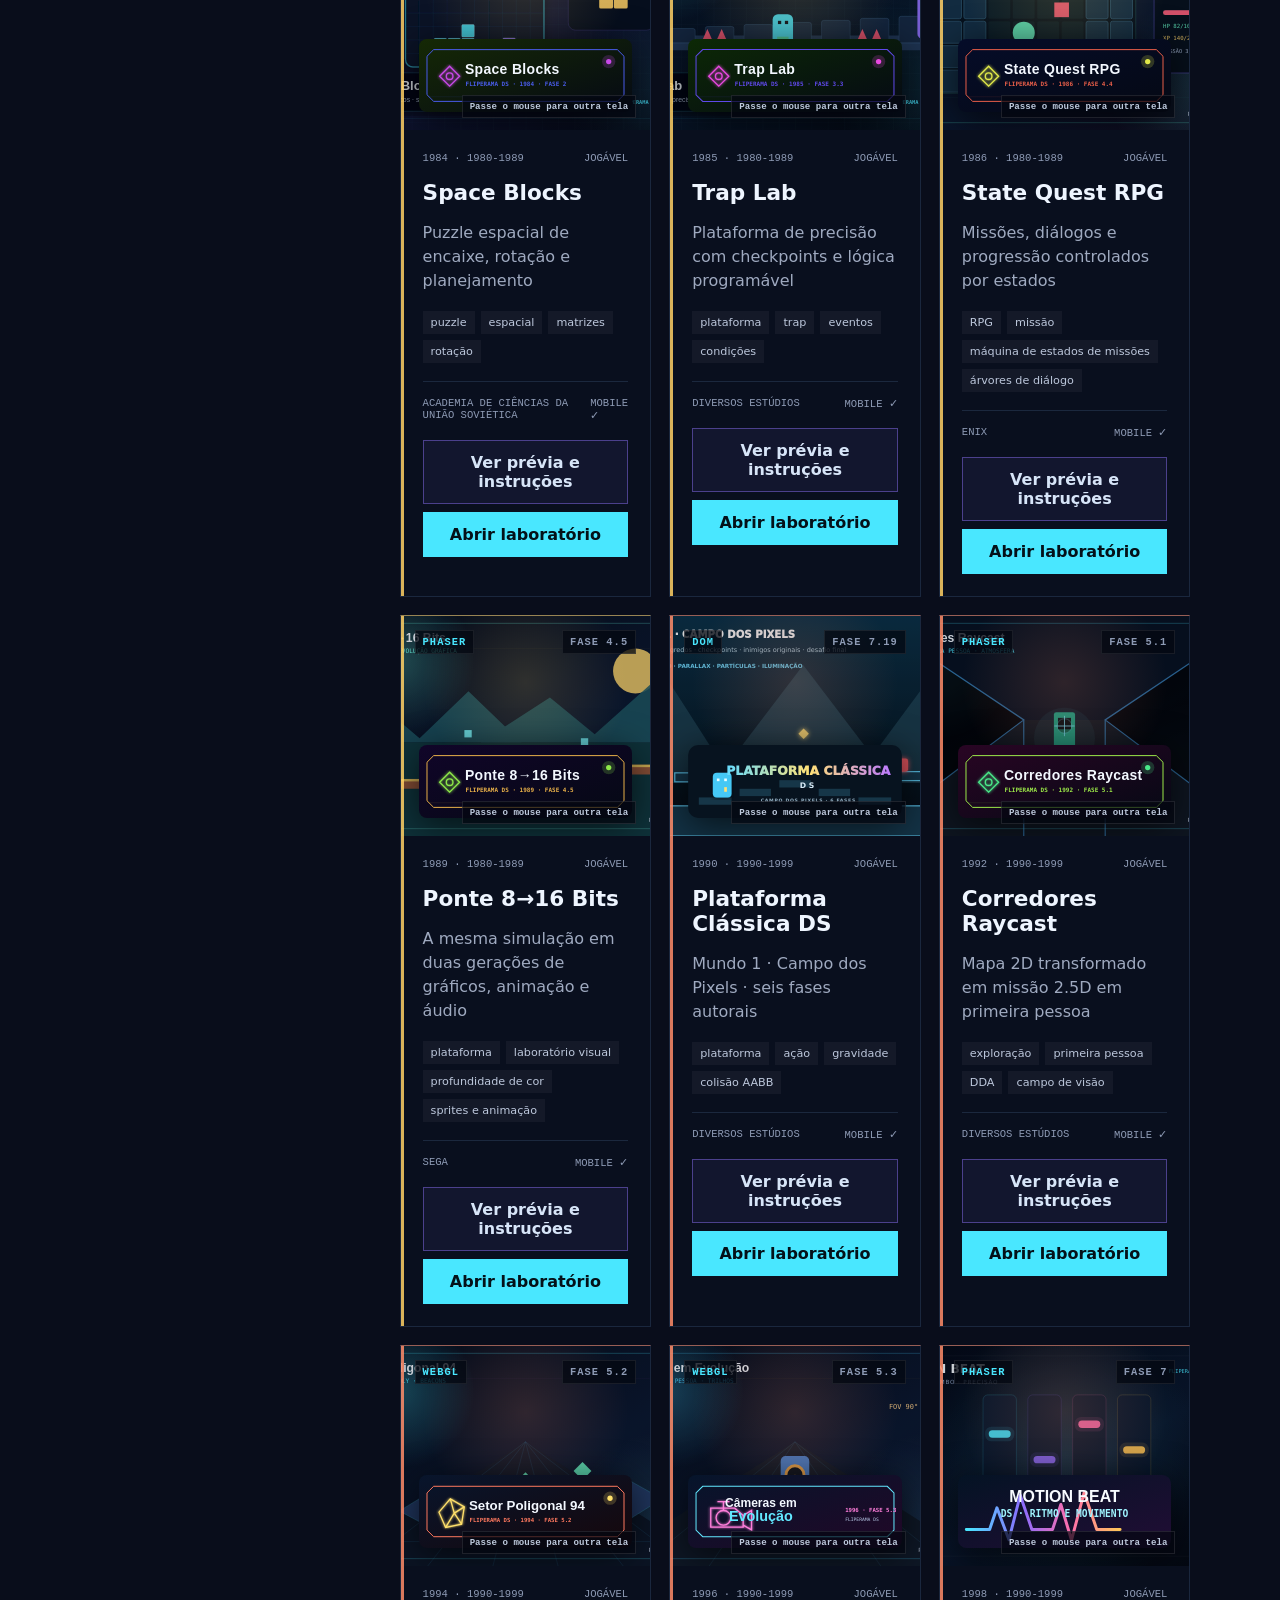
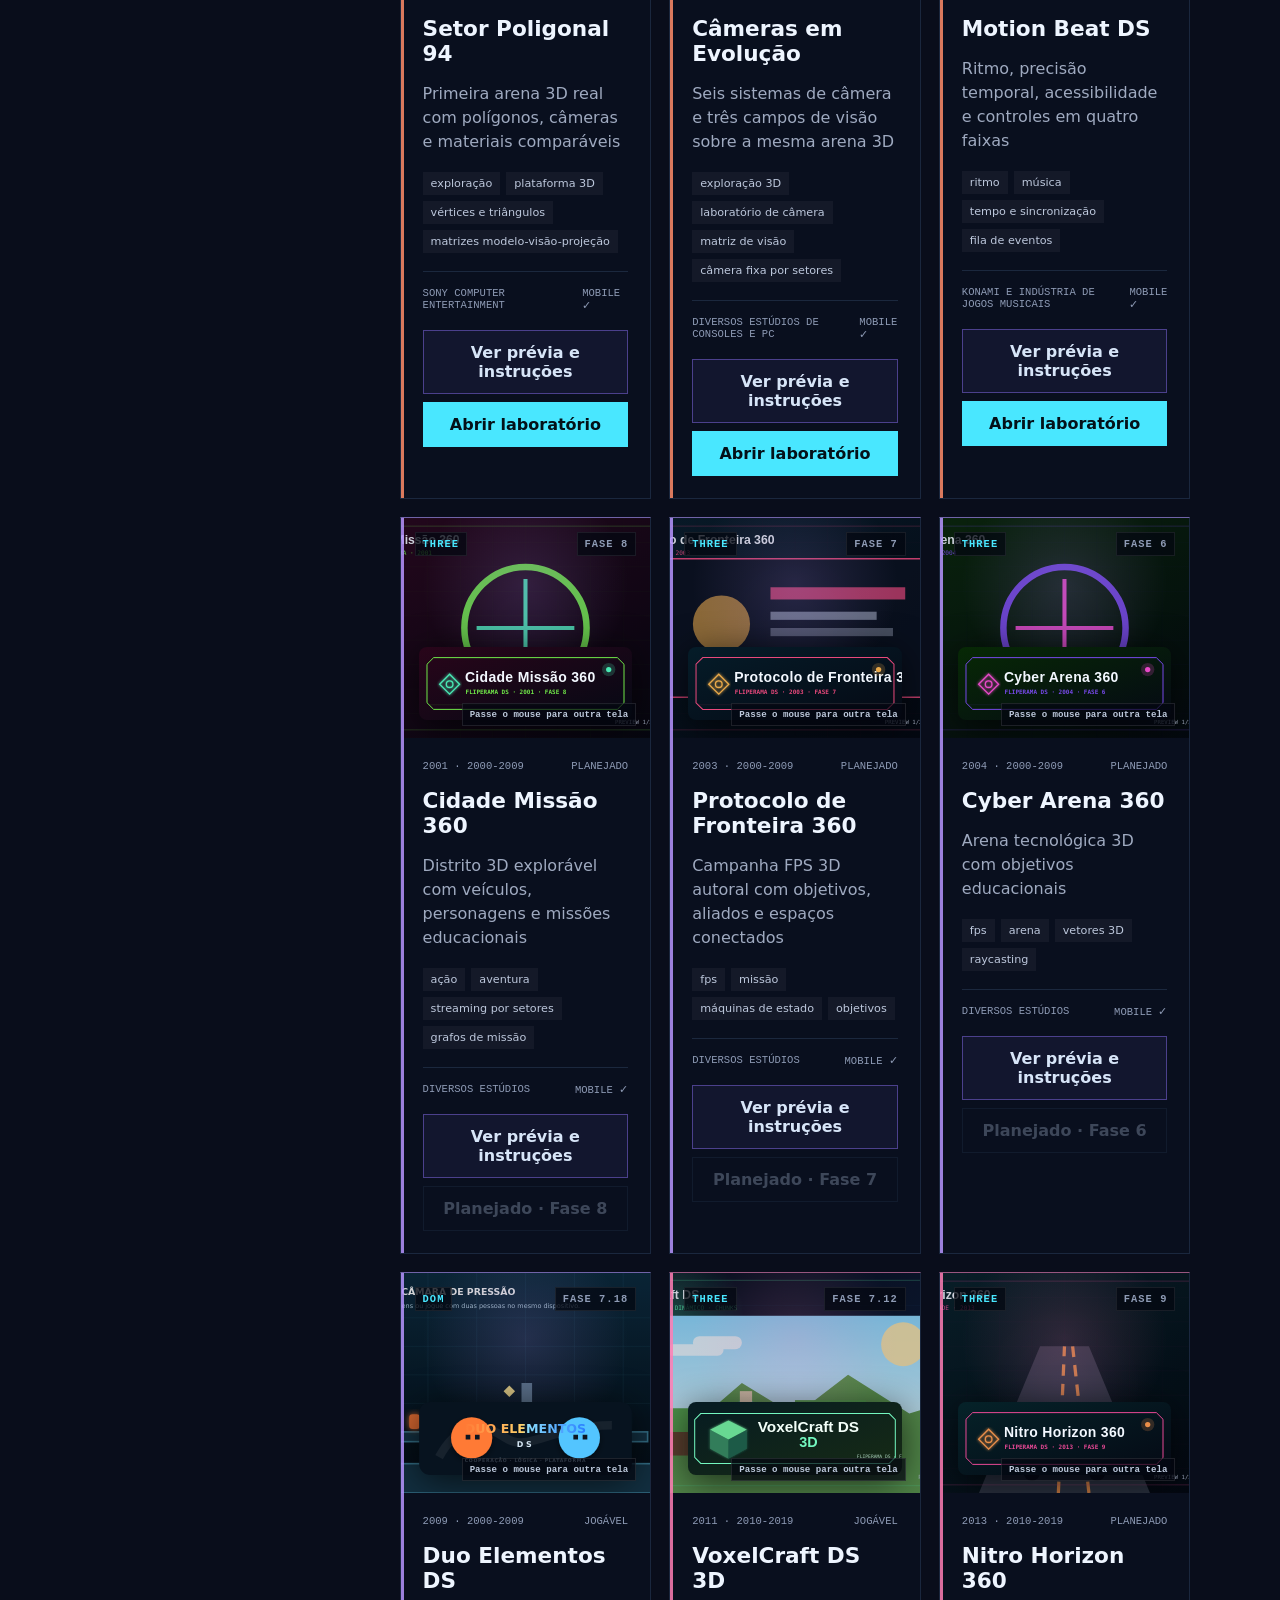
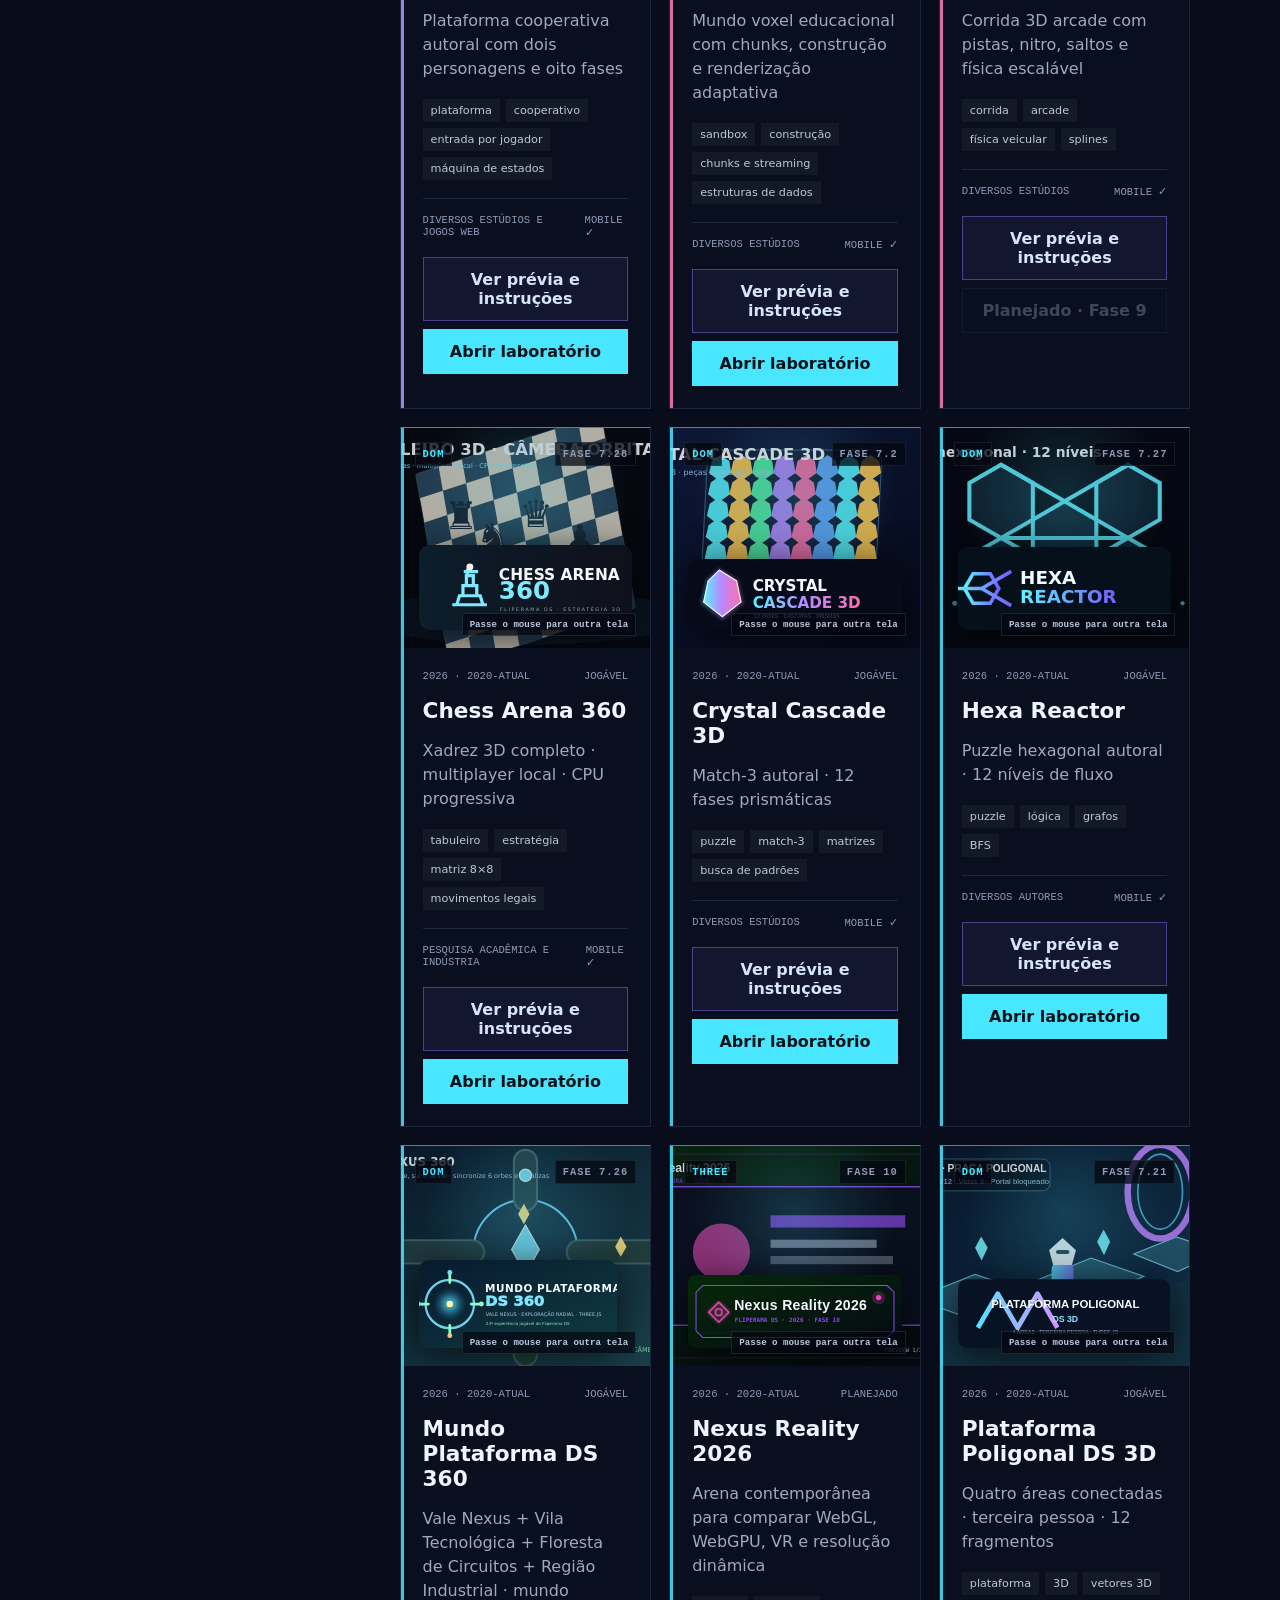
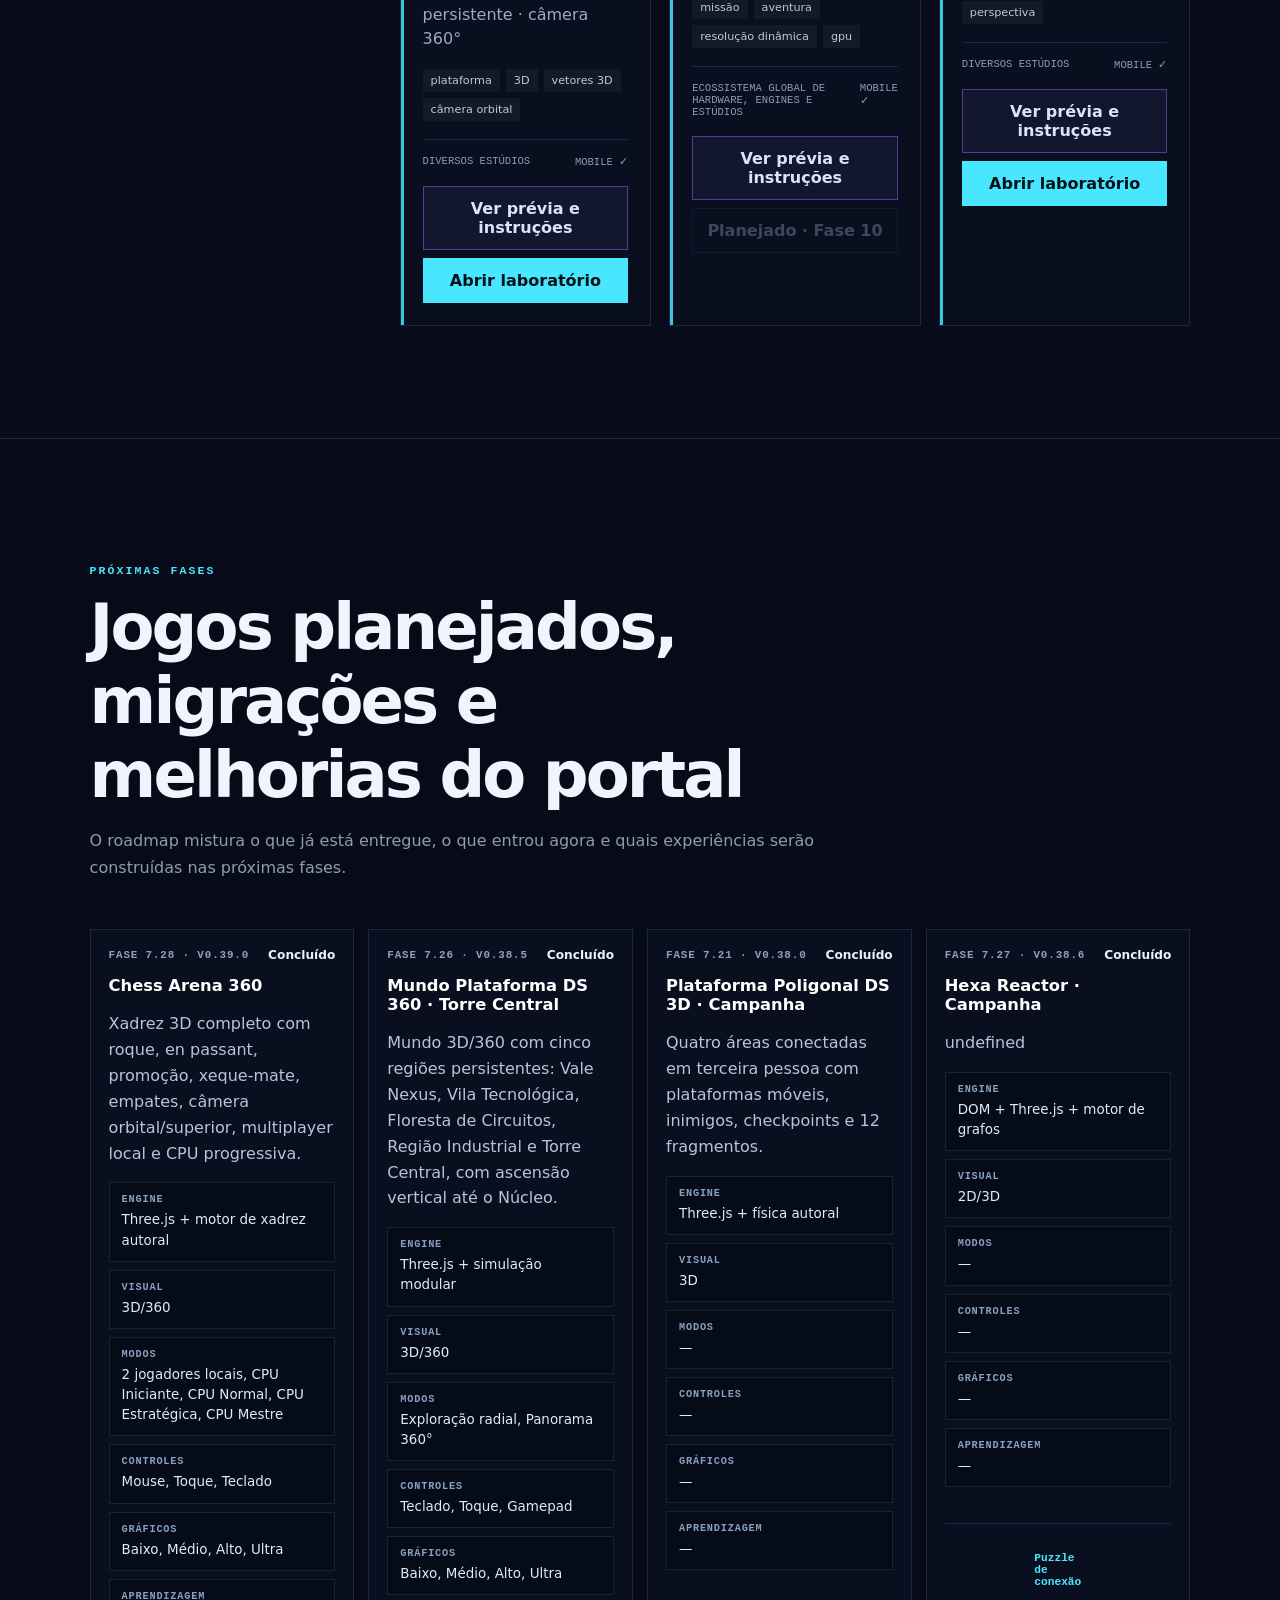
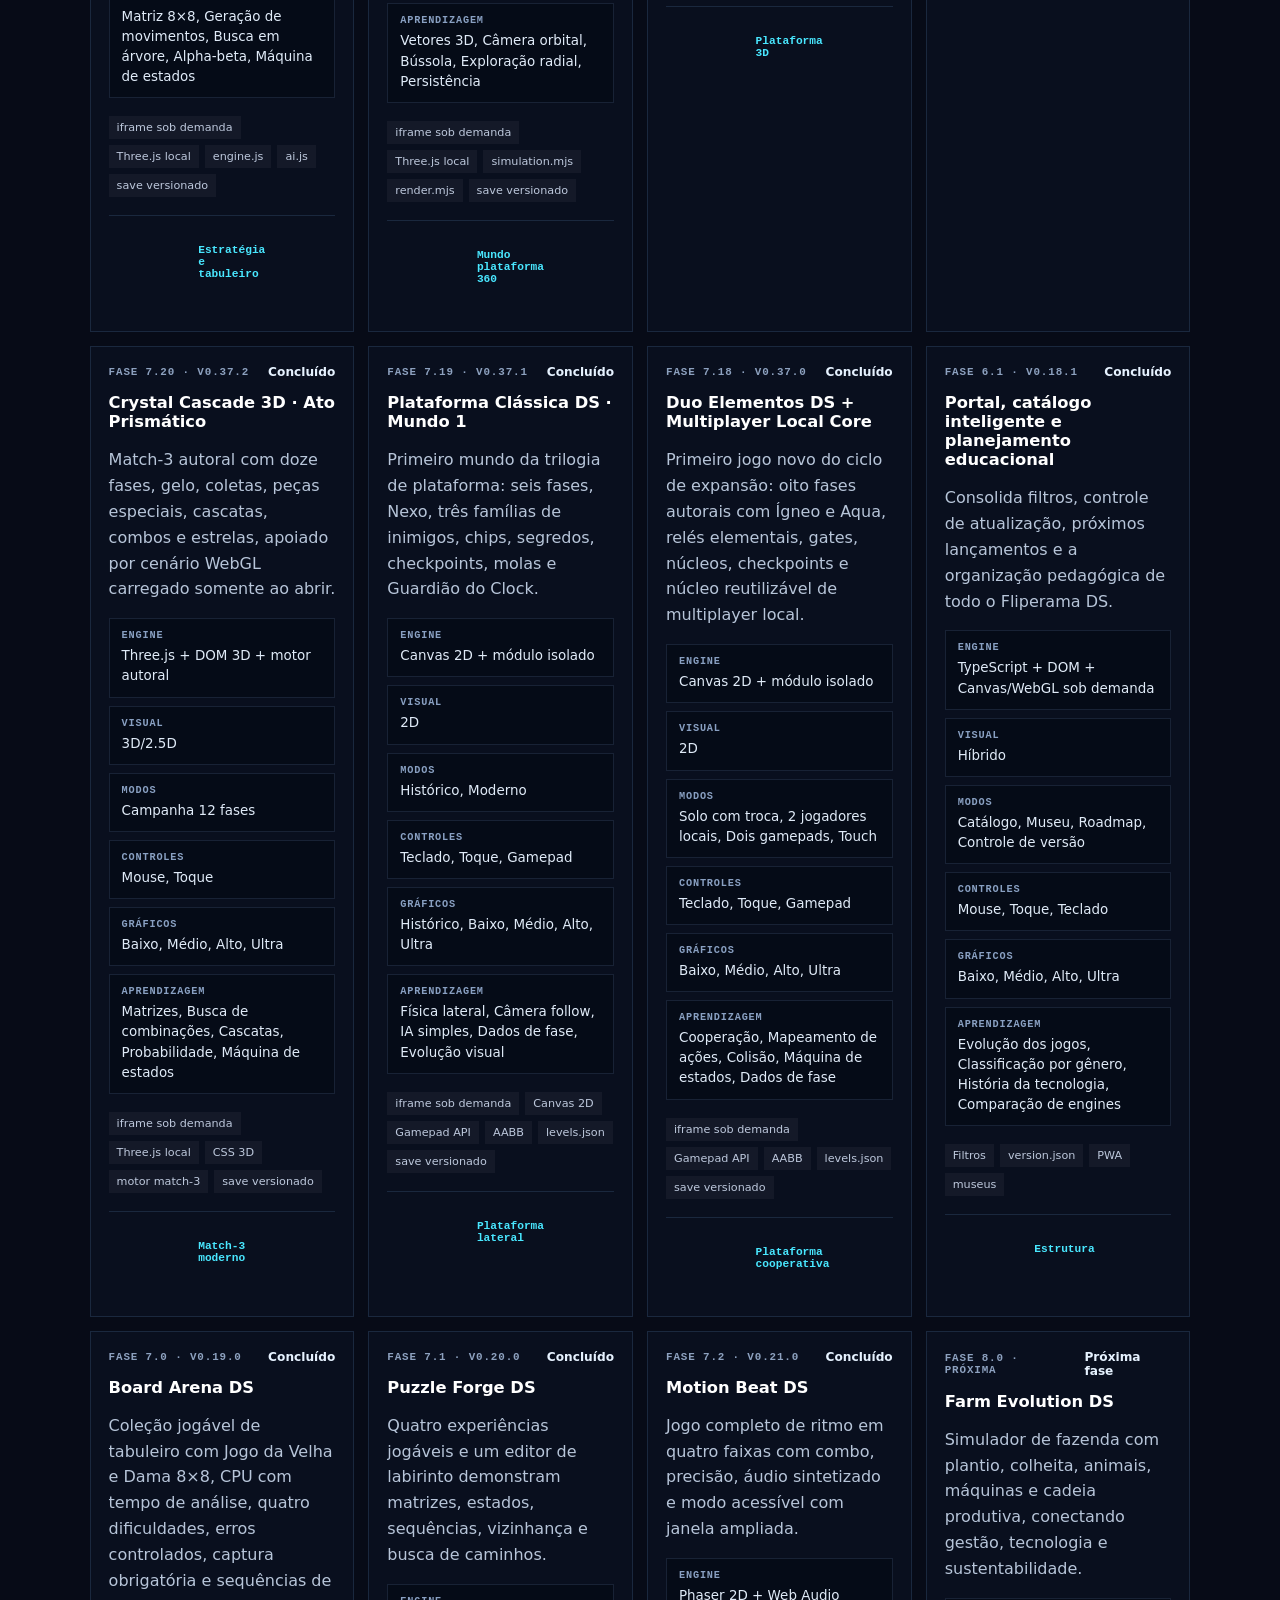
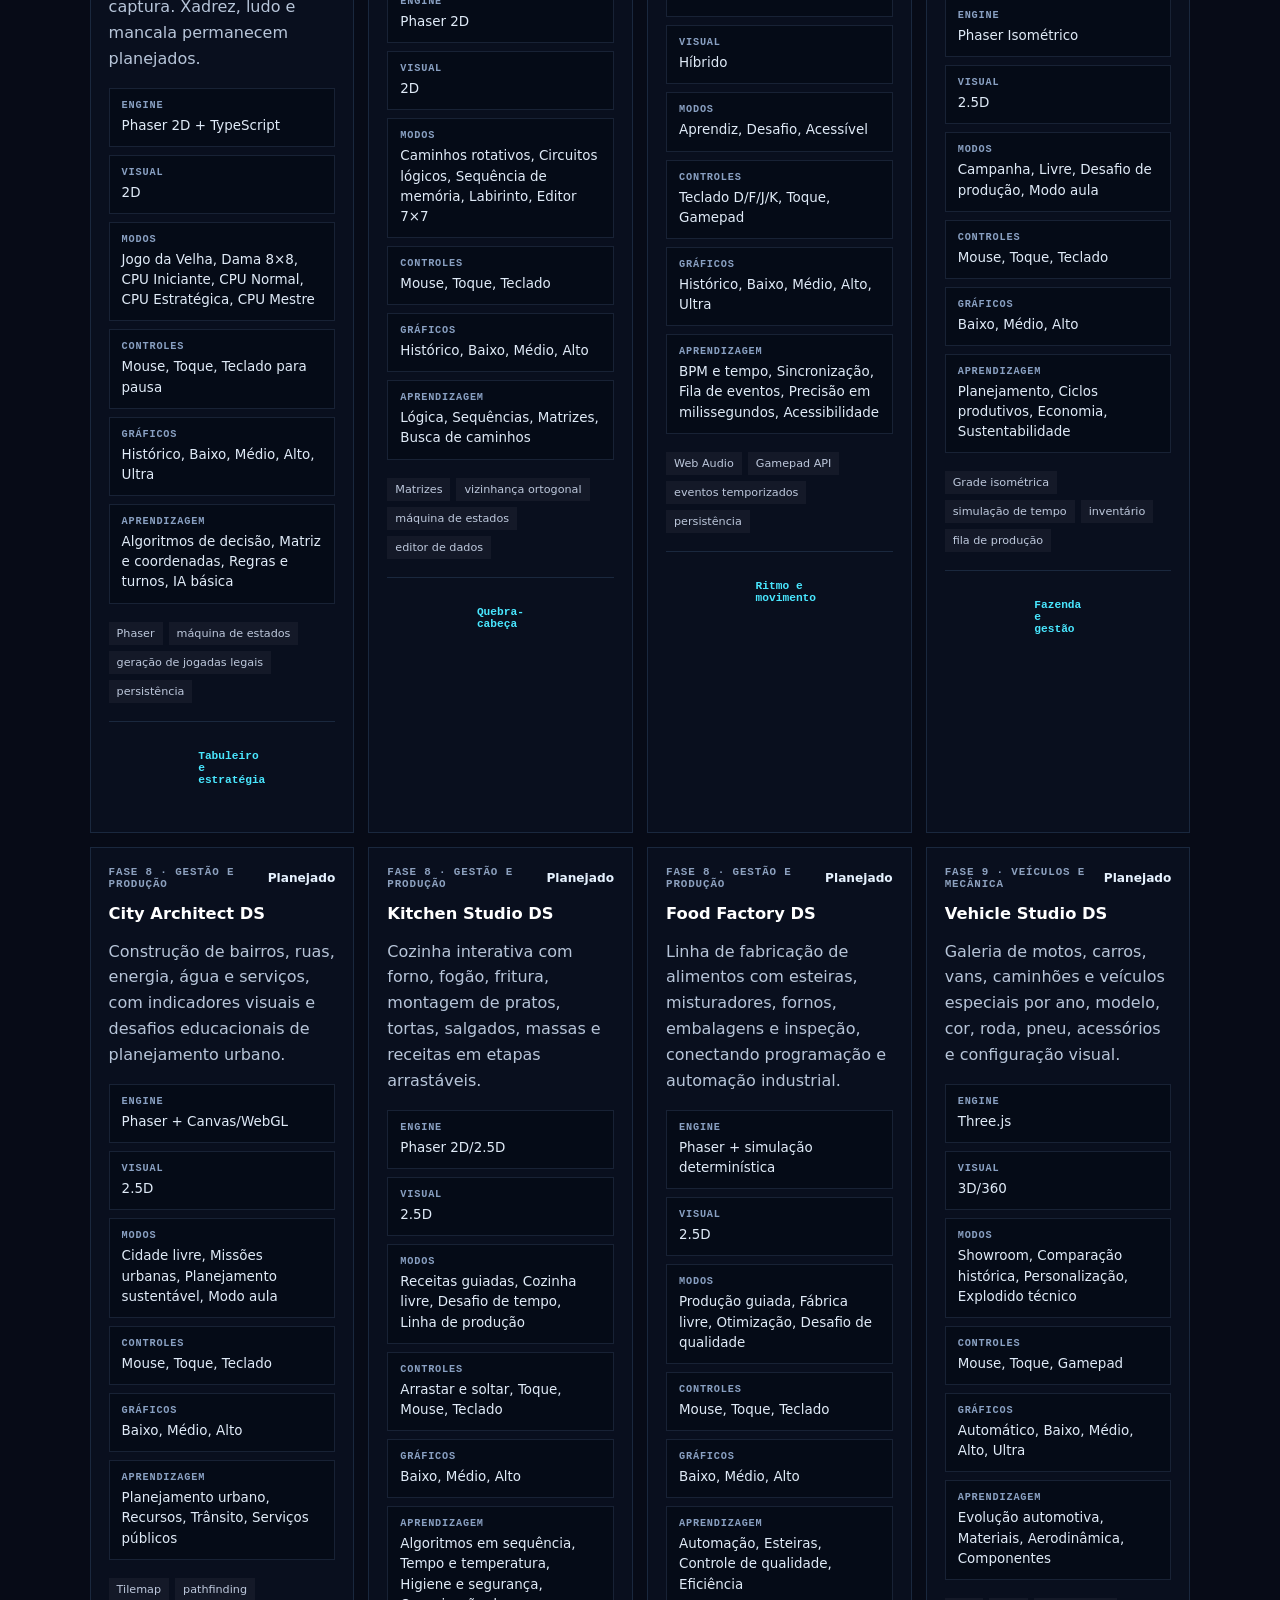
<file: flipds/index.html>
<!doctype html>
<html lang="pt-BR">
  <head>
    <meta charset="UTF-8" />
    <meta name="viewport" content="width=device-width, initial-scale=1.0, viewport-fit=cover" />
    <meta name="theme-color" content="#070b17" />
    <meta name="description" content="Fliperama DS — A Evolução dos Jogos: história, programação e laboratórios jogáveis." />
    <meta name="mobile-web-app-capable" content="yes" />
    <link rel="manifest" href="./manifest.webmanifest" />
    <link rel="icon" href="./icons/fliperama-ds.svg" type="image/svg+xml" />
    <link rel="stylesheet" href="./app.css" />
    <title>Fliperama DS v0.39.0-hotfix1</title>
    <script>
      (() => {
        if (typeof window.matchMedia !== 'function') {
          window.matchMedia = function () { return { matches: false, media: '', addListener: function(){}, removeListener: function(){}, addEventListener: function(){}, removeEventListener: function(){}, dispatchEvent: function(){ return false; } }; };
        }
        if (typeof window.requestAnimationFrame !== 'function') window.requestAnimationFrame = function (cb) { return setTimeout(function(){ cb(Date.now()); }, 16); };
        if (typeof window.cancelAnimationFrame !== 'function') window.cancelAnimationFrame = function (id) { clearTimeout(id); };
        if (typeof Object.fromEntries !== 'function') Object.fromEntries = function (entries) { var out = {}; for (var i = 0; i < entries.length; i++) out[entries[i][0]] = entries[i][1]; return out; };
        const renderFatal = (title, detail) => {
          const mount = document.querySelector('#app');
          if (!mount || !mount.textContent.includes('Carregando Fliperama DS')) return;
          mount.innerHTML = `
            <main style="max-width:760px;margin:8vh auto;padding:24px;font:500 1rem/1.55 system-ui;color:#e9f1ff;background:#0b1425;border:1px solid #28466e;border-radius:20px;box-shadow:0 24px 70px #0008">
              <p style="margin:0 0 8px;color:#7ee7ff;font-weight:800;letter-spacing:.08em">DIAGNÓSTICO DE INICIALIZAÇÃO</p>
              <h1 style="margin:.2rem 0 1rem;font-size:clamp(1.5rem,4vw,2.25rem)">${title}</h1>
              <p>${detail}</p>
              <p>Atualize a página. Se o problema continuar, abra <a style="color:#7ee7ff" href="./diagnostico.html">diagnostico.html</a> para verificar os arquivos e o navegador.</p>
              <button onclick="location.reload()" style="border:0;border-radius:12px;padding:12px 18px;font-weight:800;cursor:pointer">Tentar novamente</button>
            </main>`;
        };
        window.__fliperamaFatal = renderFatal;
        window.addEventListener('error', (event) => {
          if (event.target && event.target.tagName === 'SCRIPT') {
            renderFatal('Não foi possível carregar o código principal.', 'O arquivo app.js não foi encontrado, foi bloqueado ou está incompleto.');
            return;
          }
          const message = event && event.message ? event.message : 'Erro de JavaScript durante a inicialização.';
          console.error('[Fliperama DS] Erro de inicialização:', event.error || event);
          renderFatal('A plataforma encontrou um erro ao iniciar.', message);
        }, true);
        window.addEventListener('unhandledrejection', (event) => {
          const message = event.reason instanceof Error ? event.reason.message : String(event.reason || 'Erro inesperado');
          console.error('[Fliperama DS] Promessa não tratada:', event.reason);
          const mount = document.querySelector('#app');
          if (mount && mount.textContent.includes('Carregando Fliperama DS')) {
            renderFatal('A plataforma não concluiu a inicialização.', message);
          }
        });
        window.setTimeout(() => {
          const mount = document.querySelector('#app');
          if (mount && mount.textContent.includes('Carregando Fliperama DS')) {
            renderFatal('O carregamento demorou mais que o esperado.', 'Verifique o pacote, o cache do navegador e a disponibilidade do JavaScript.');
          }
        }, 30000);
      })();
    </script>
  </head>
  <body>
    <div id="app"><p style="margin:2rem;font:600 1rem system-ui;color:#dce8ff">Carregando Fliperama DS…</p></div>
    <noscript><p style="margin:2rem;font:600 1rem system-ui;color:#dce8ff">Ative o JavaScript para abrir o Fliperama DS.</p></noscript>
    <script defer src="./app.js"></script>
  </body>
</html>
</file>
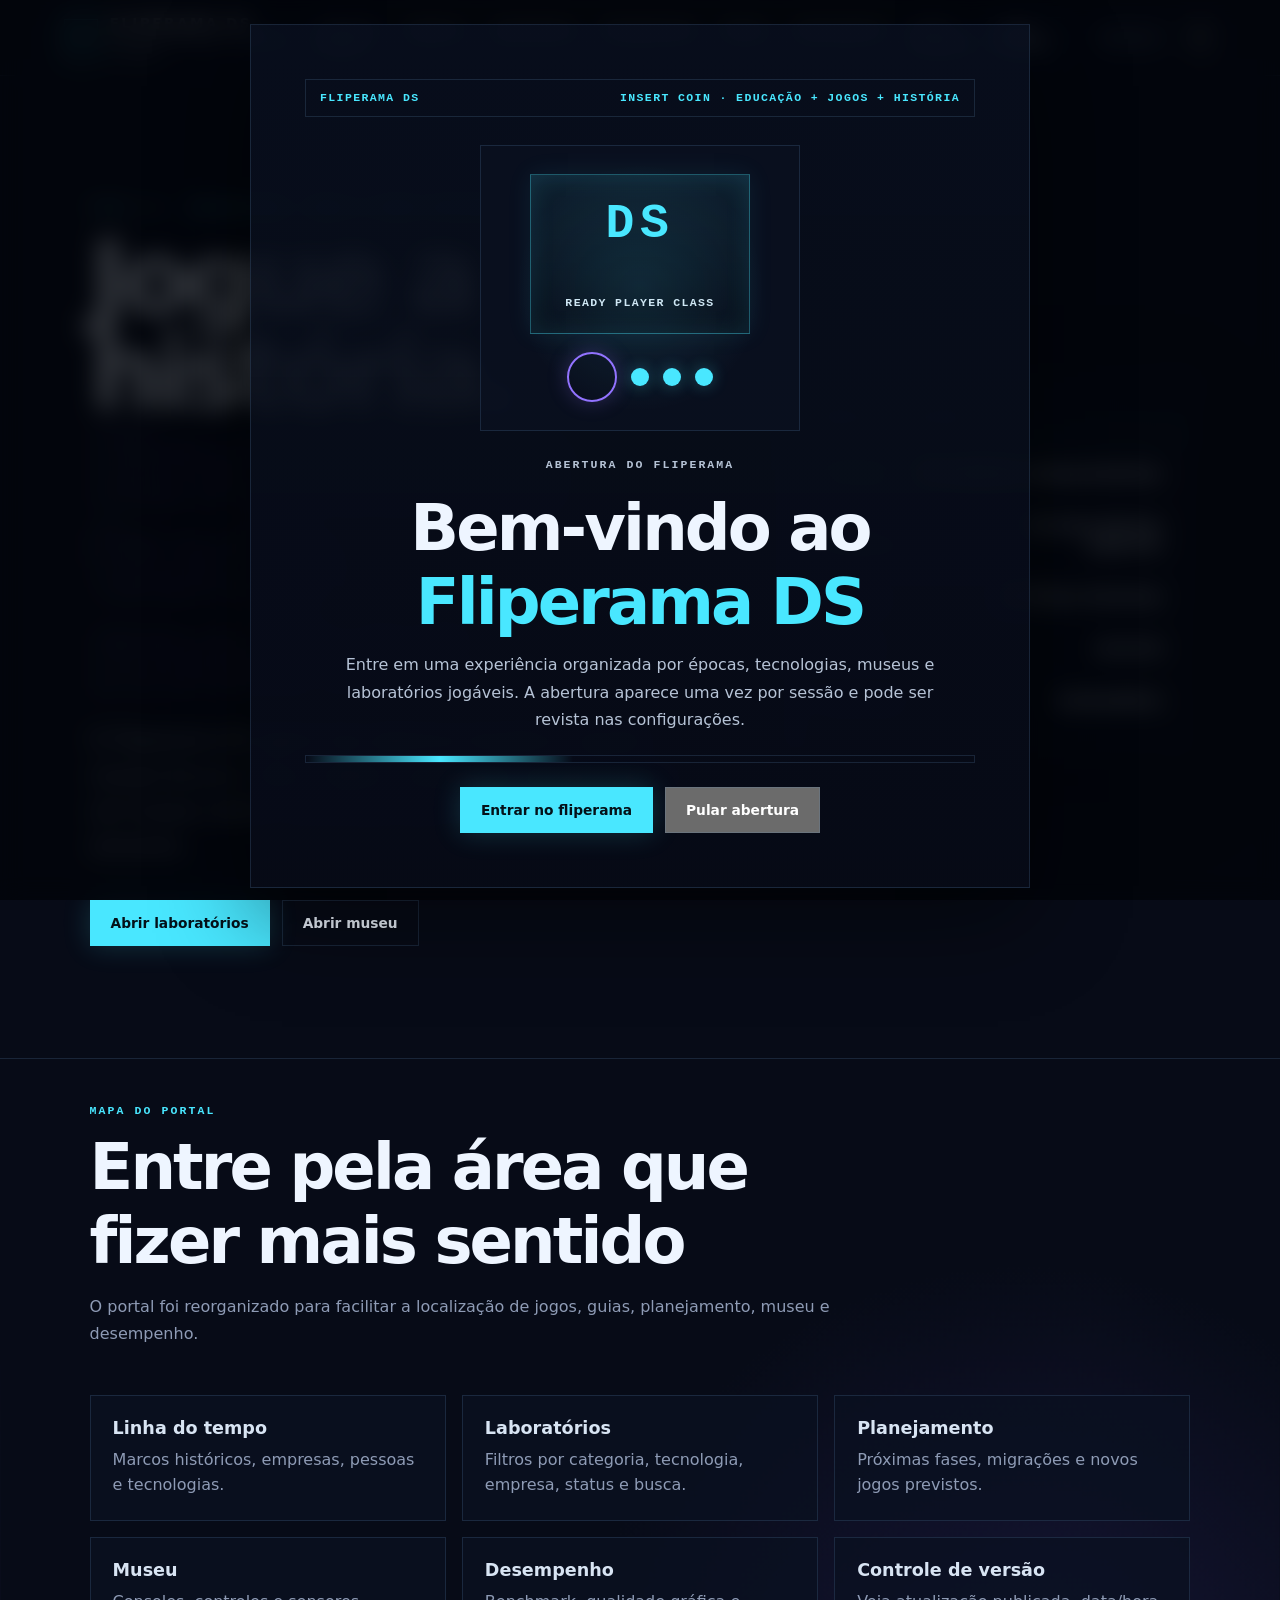
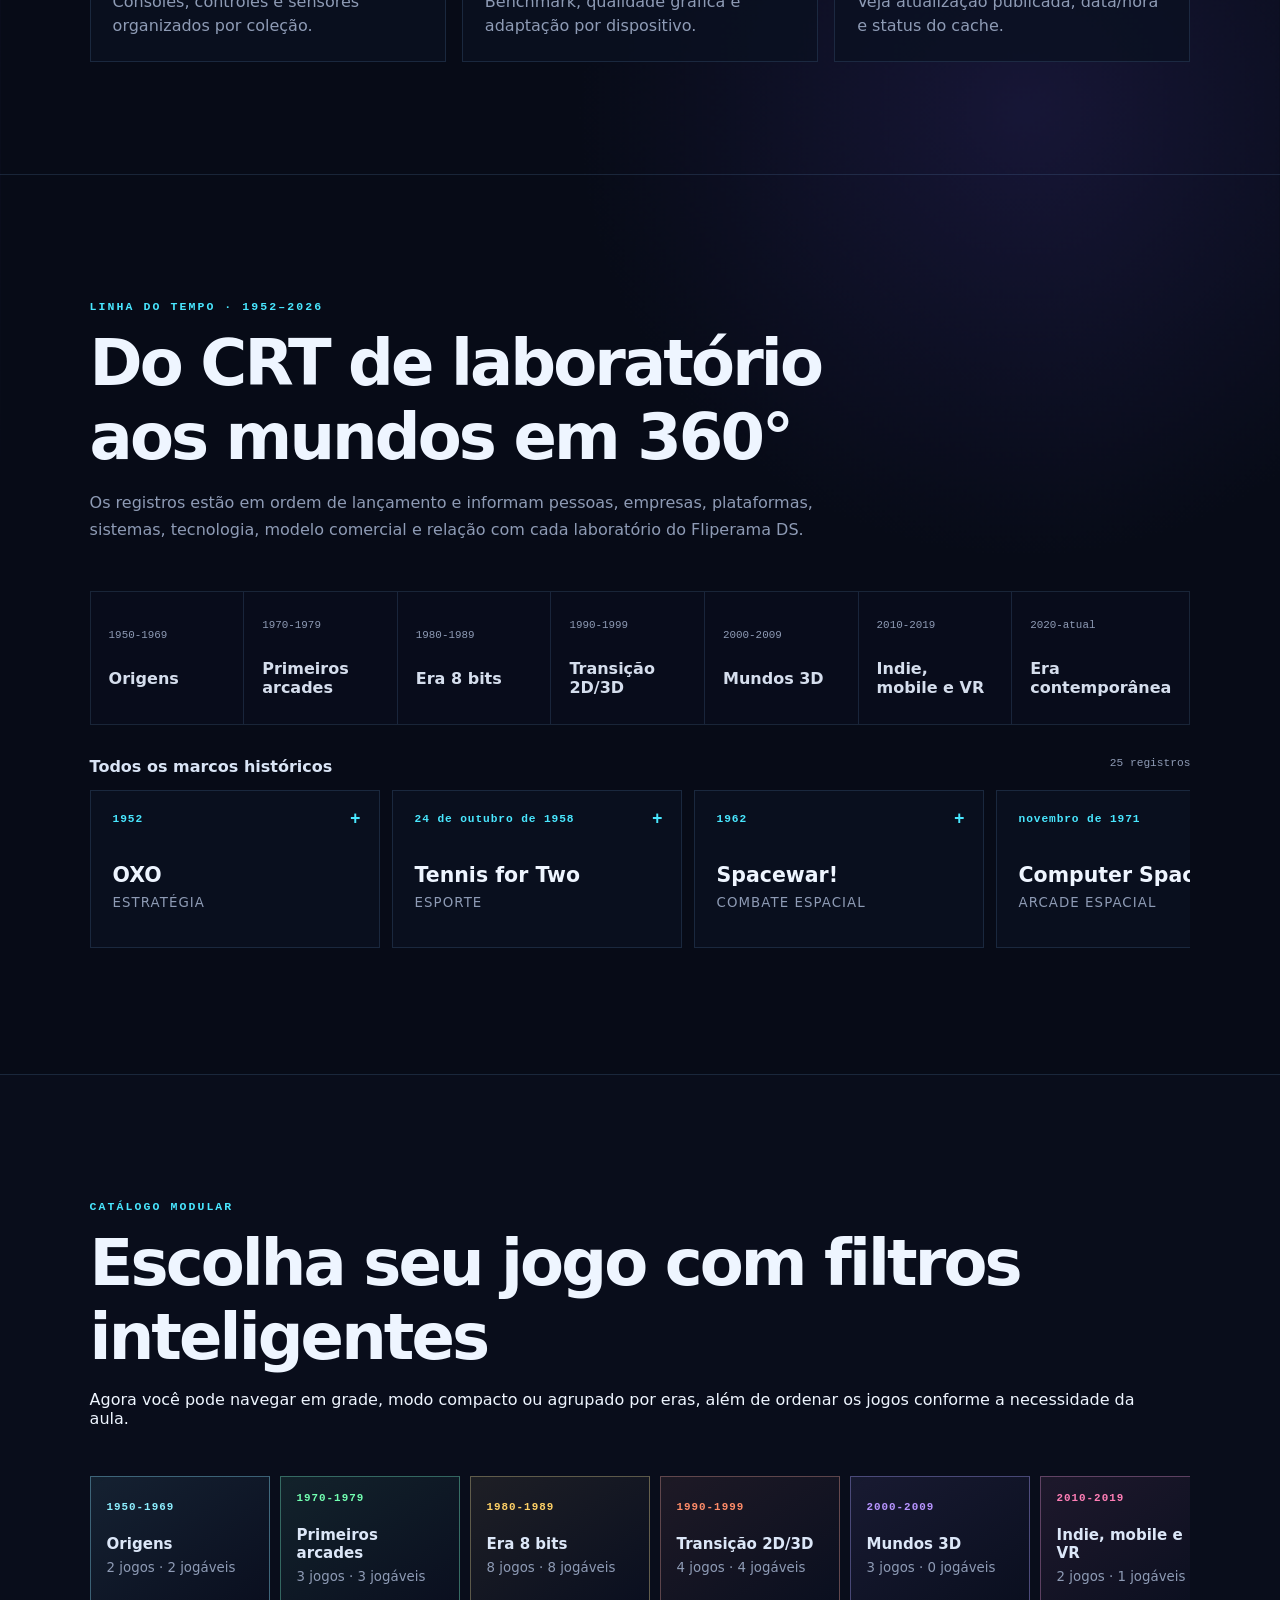
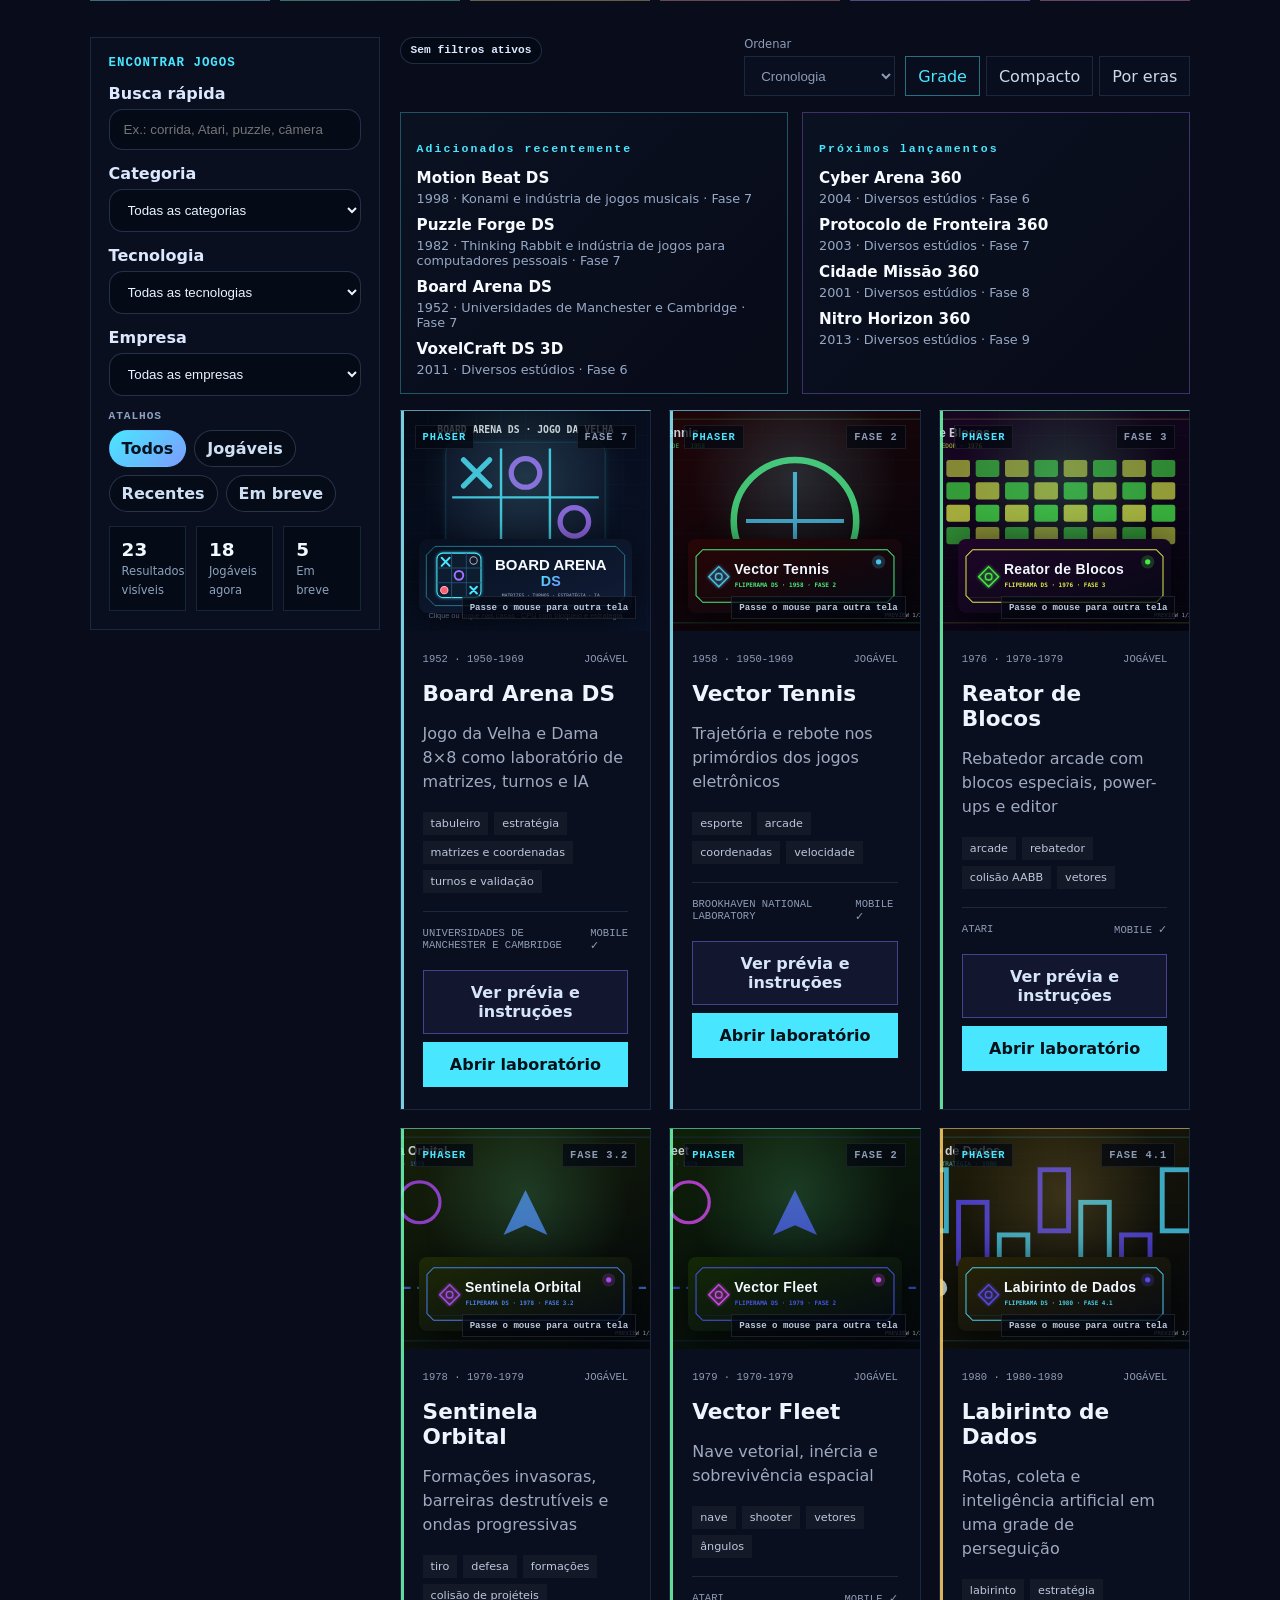
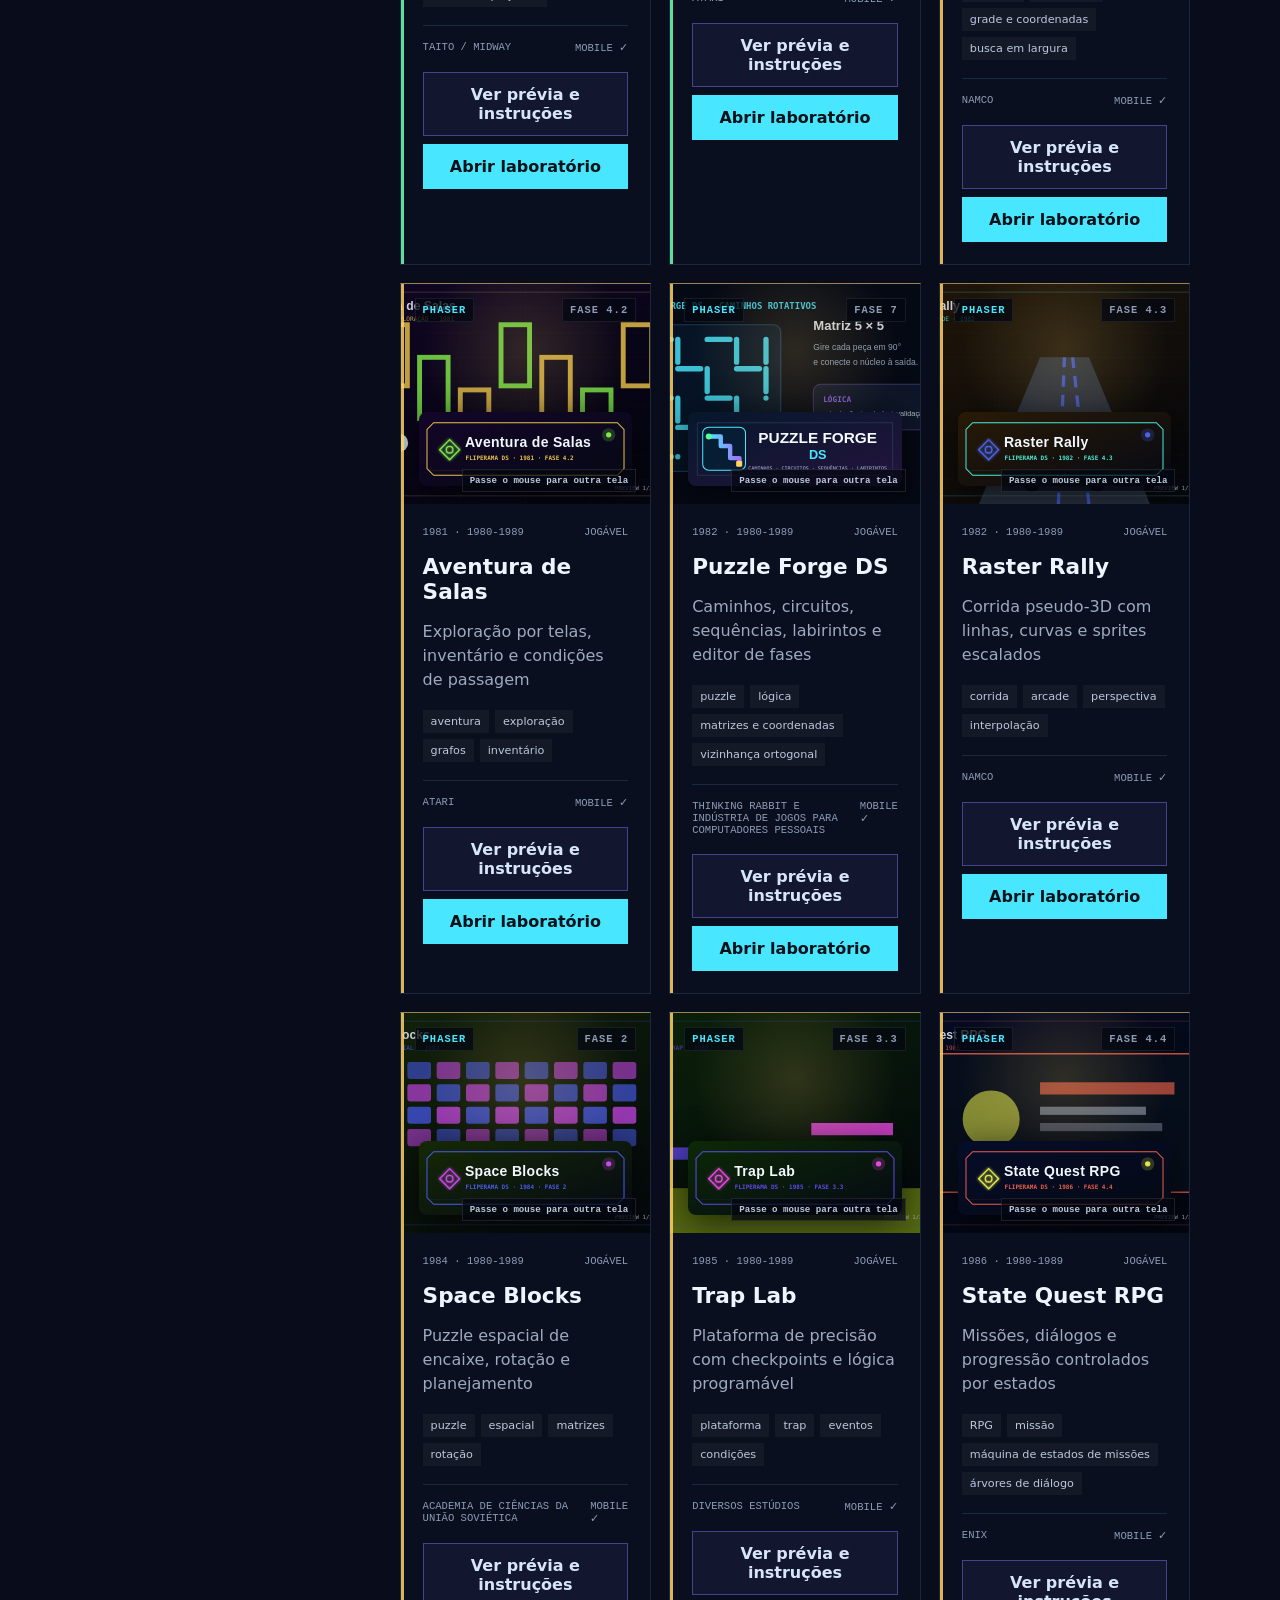
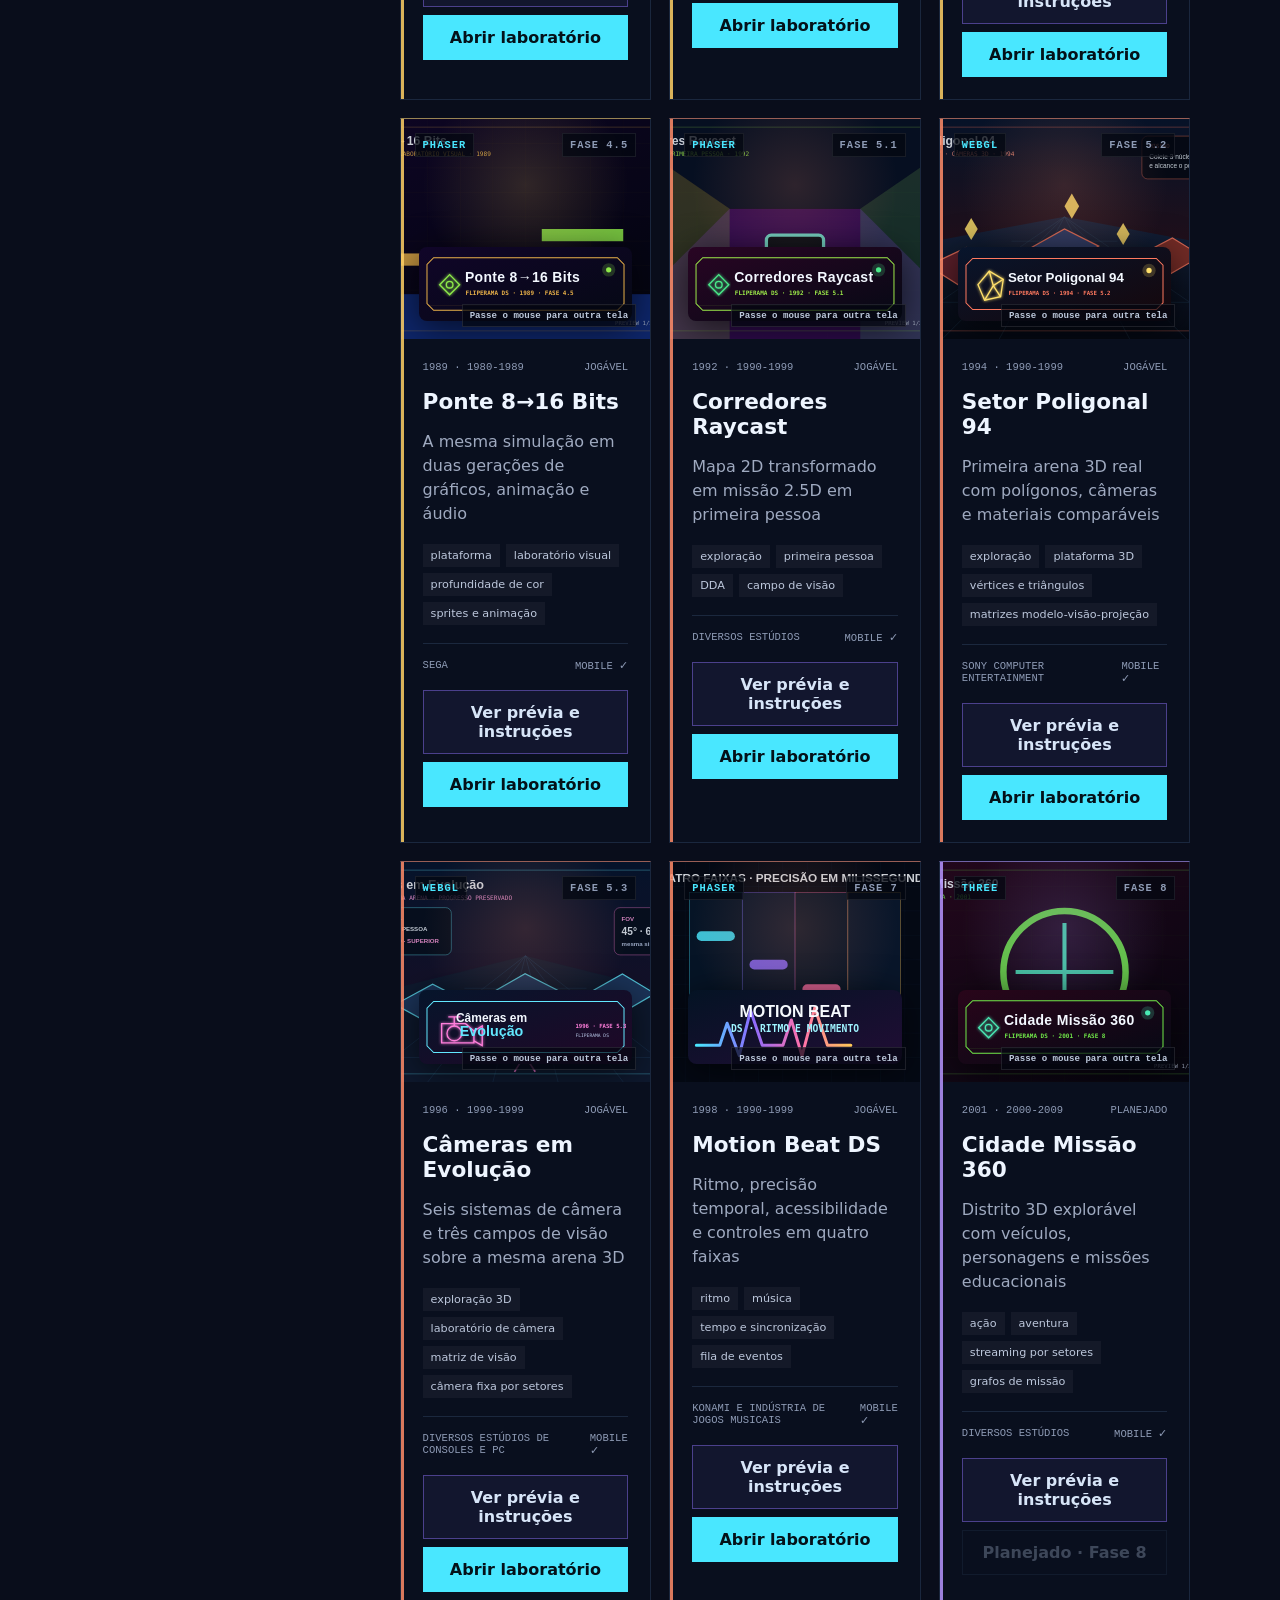
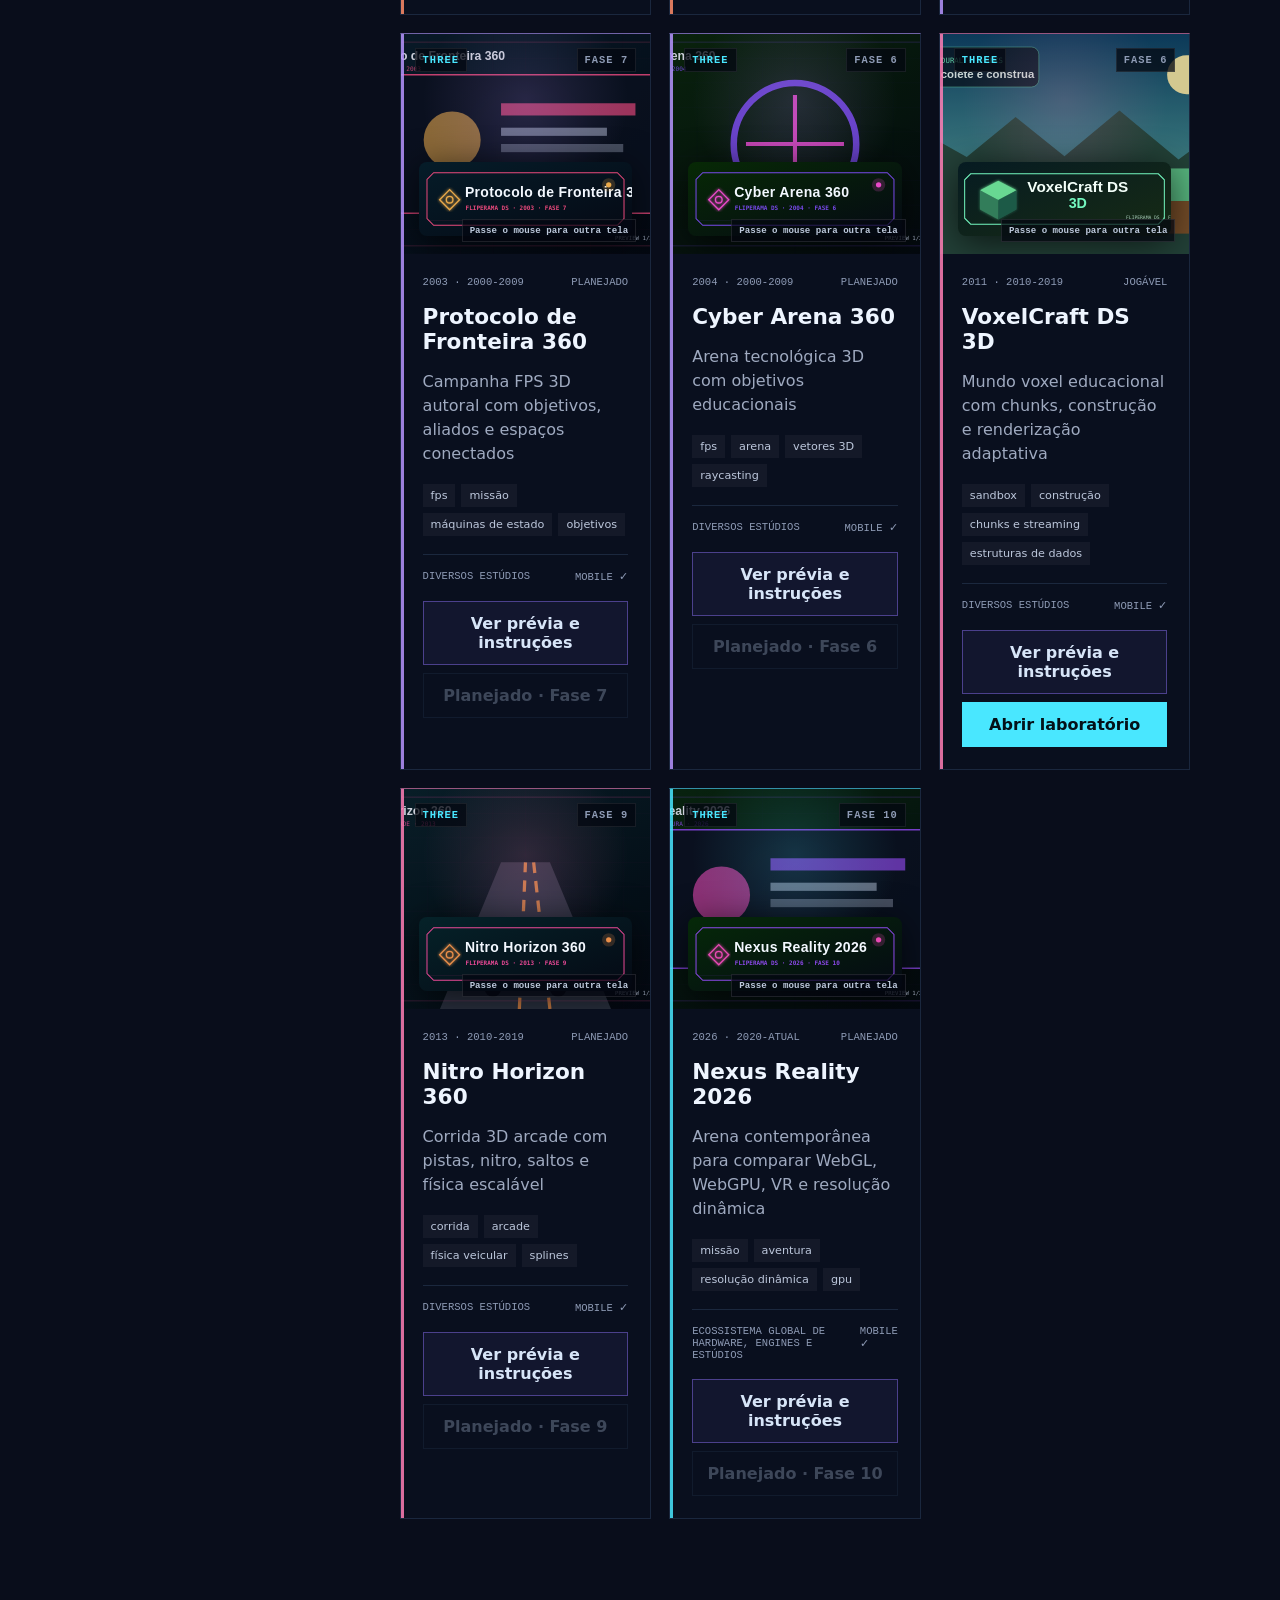
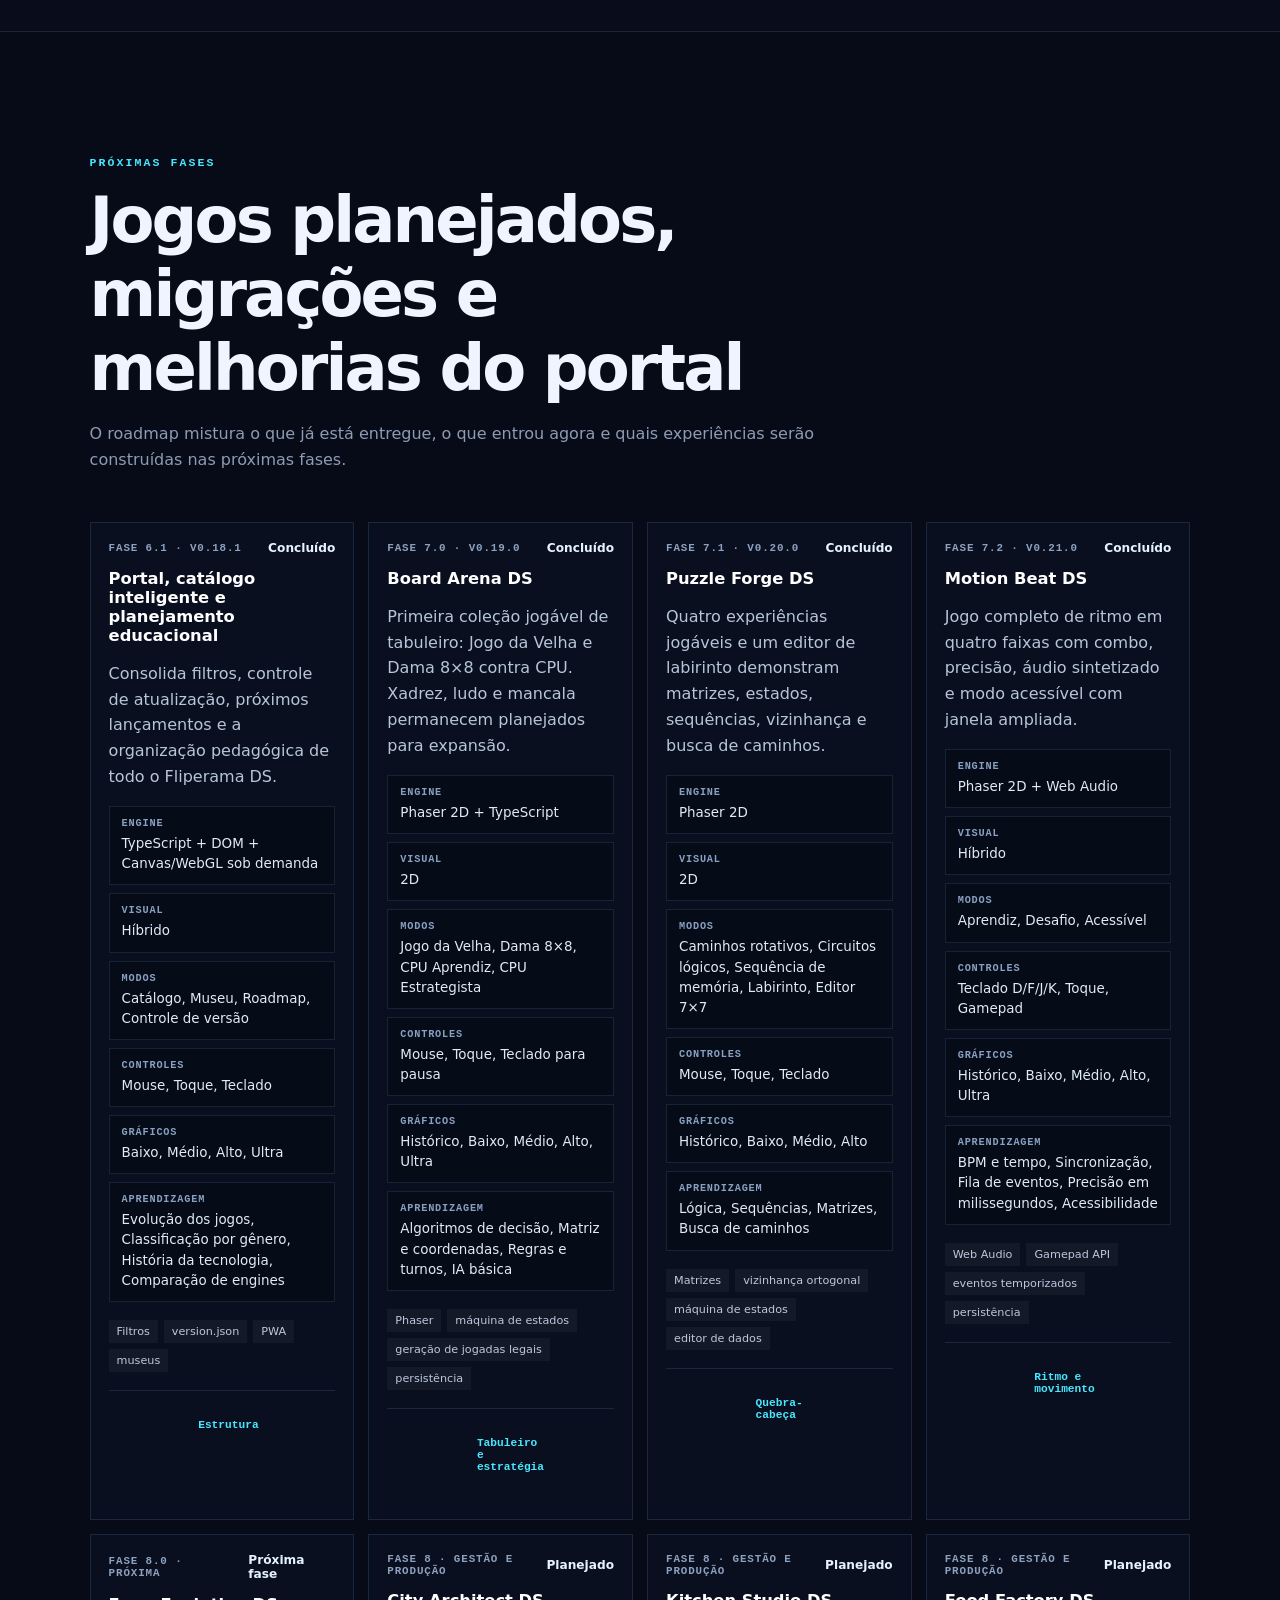
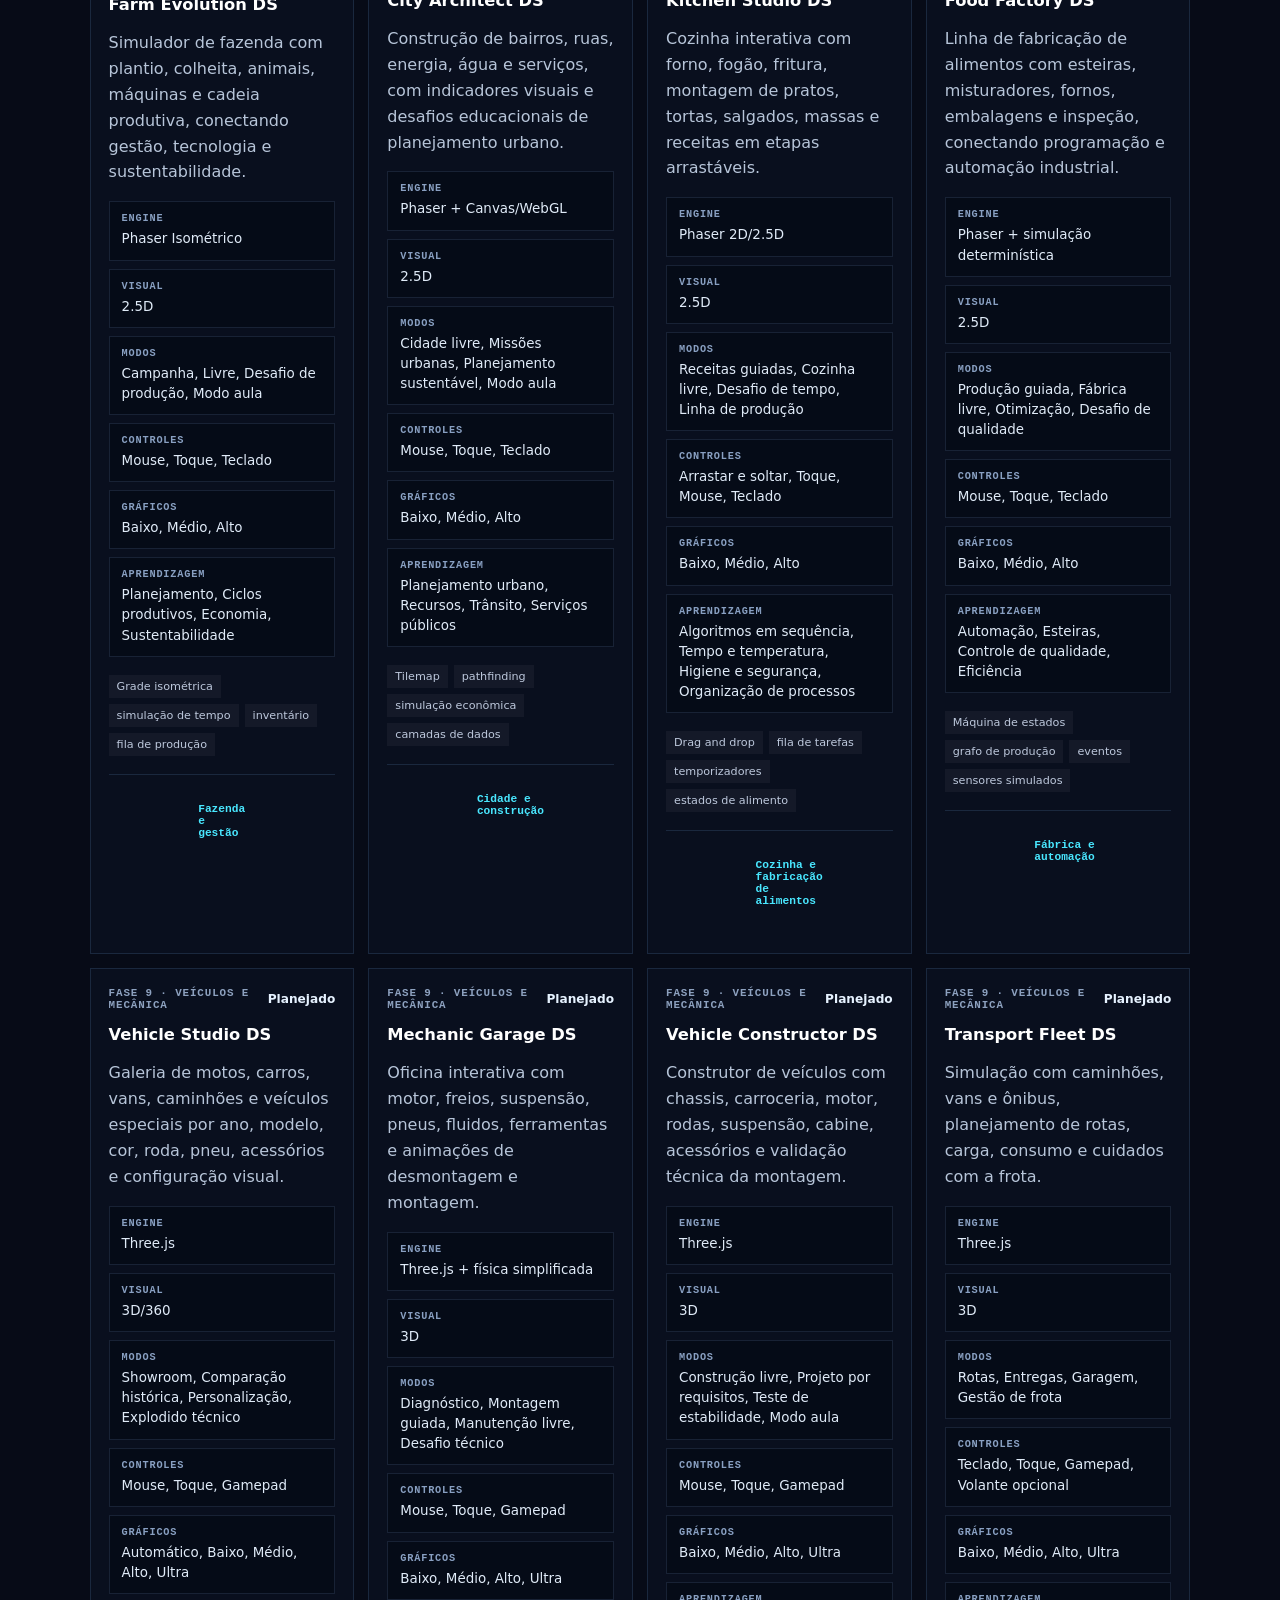
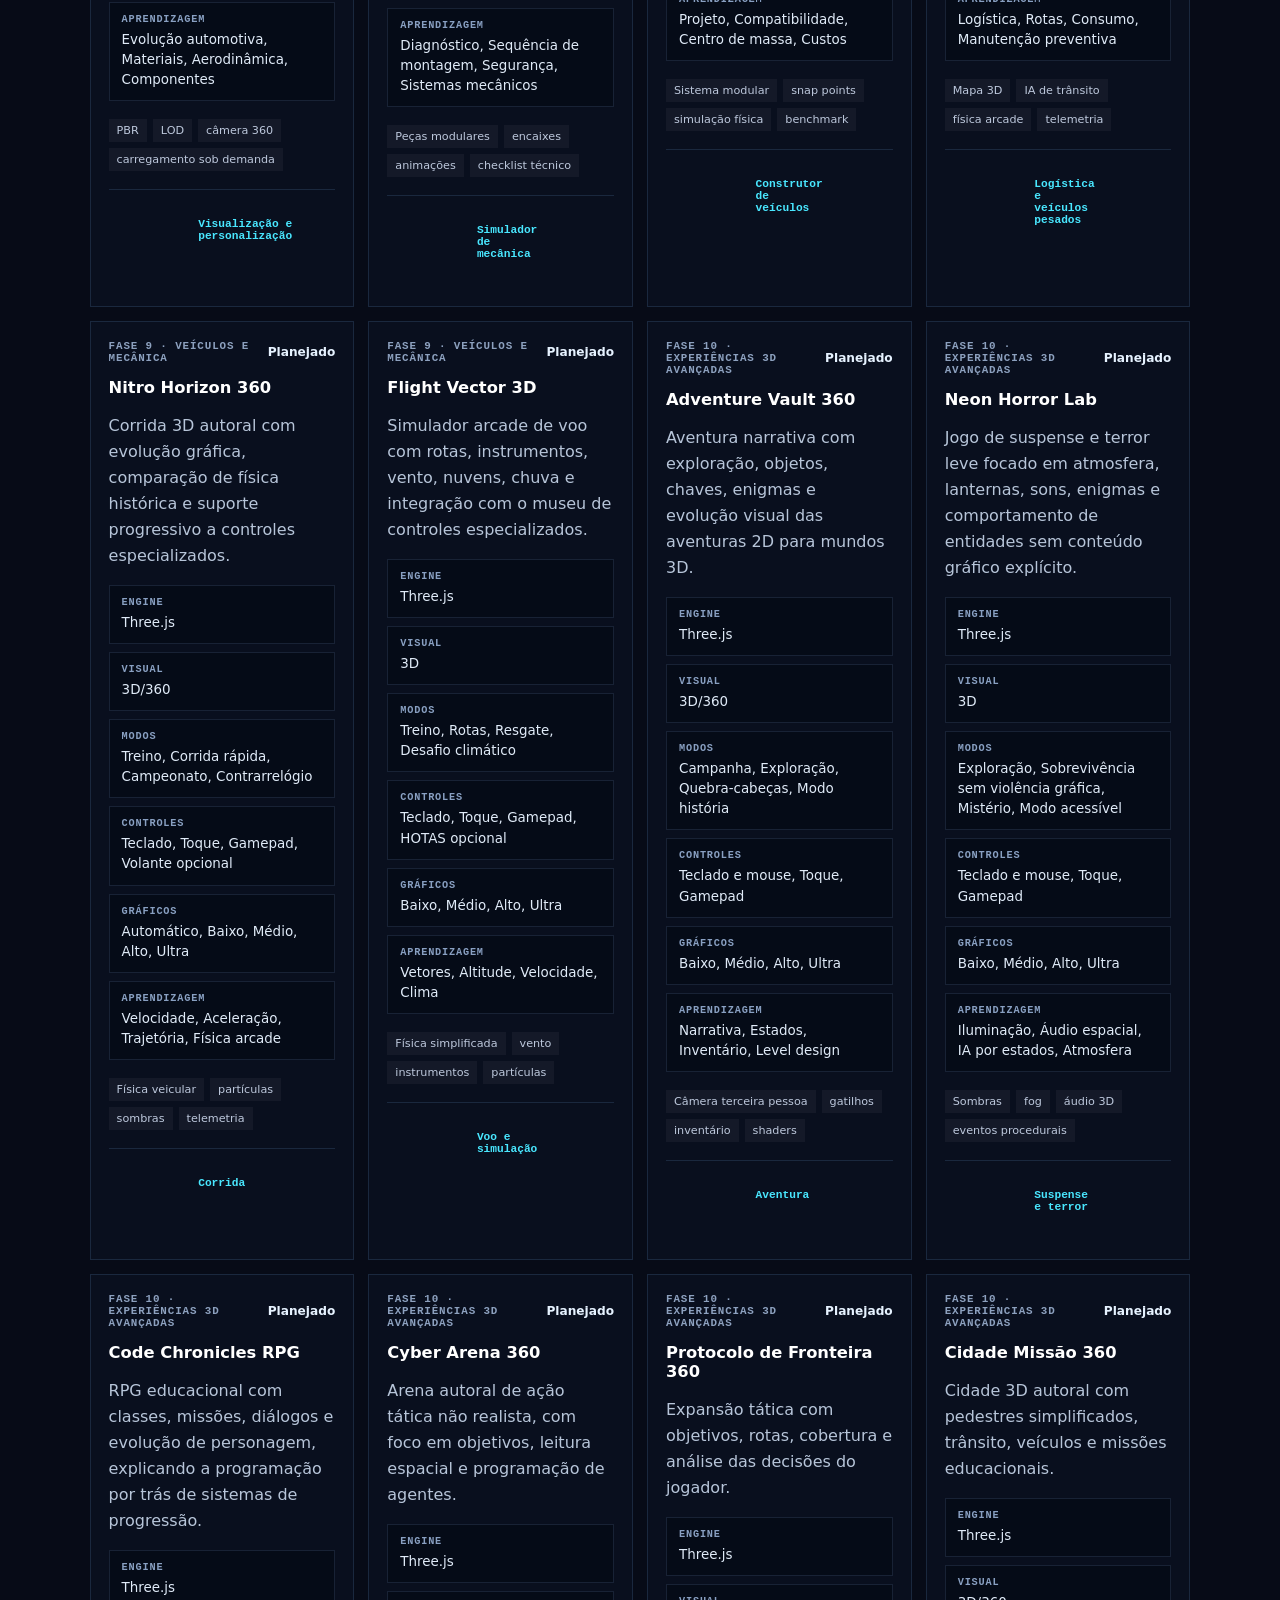
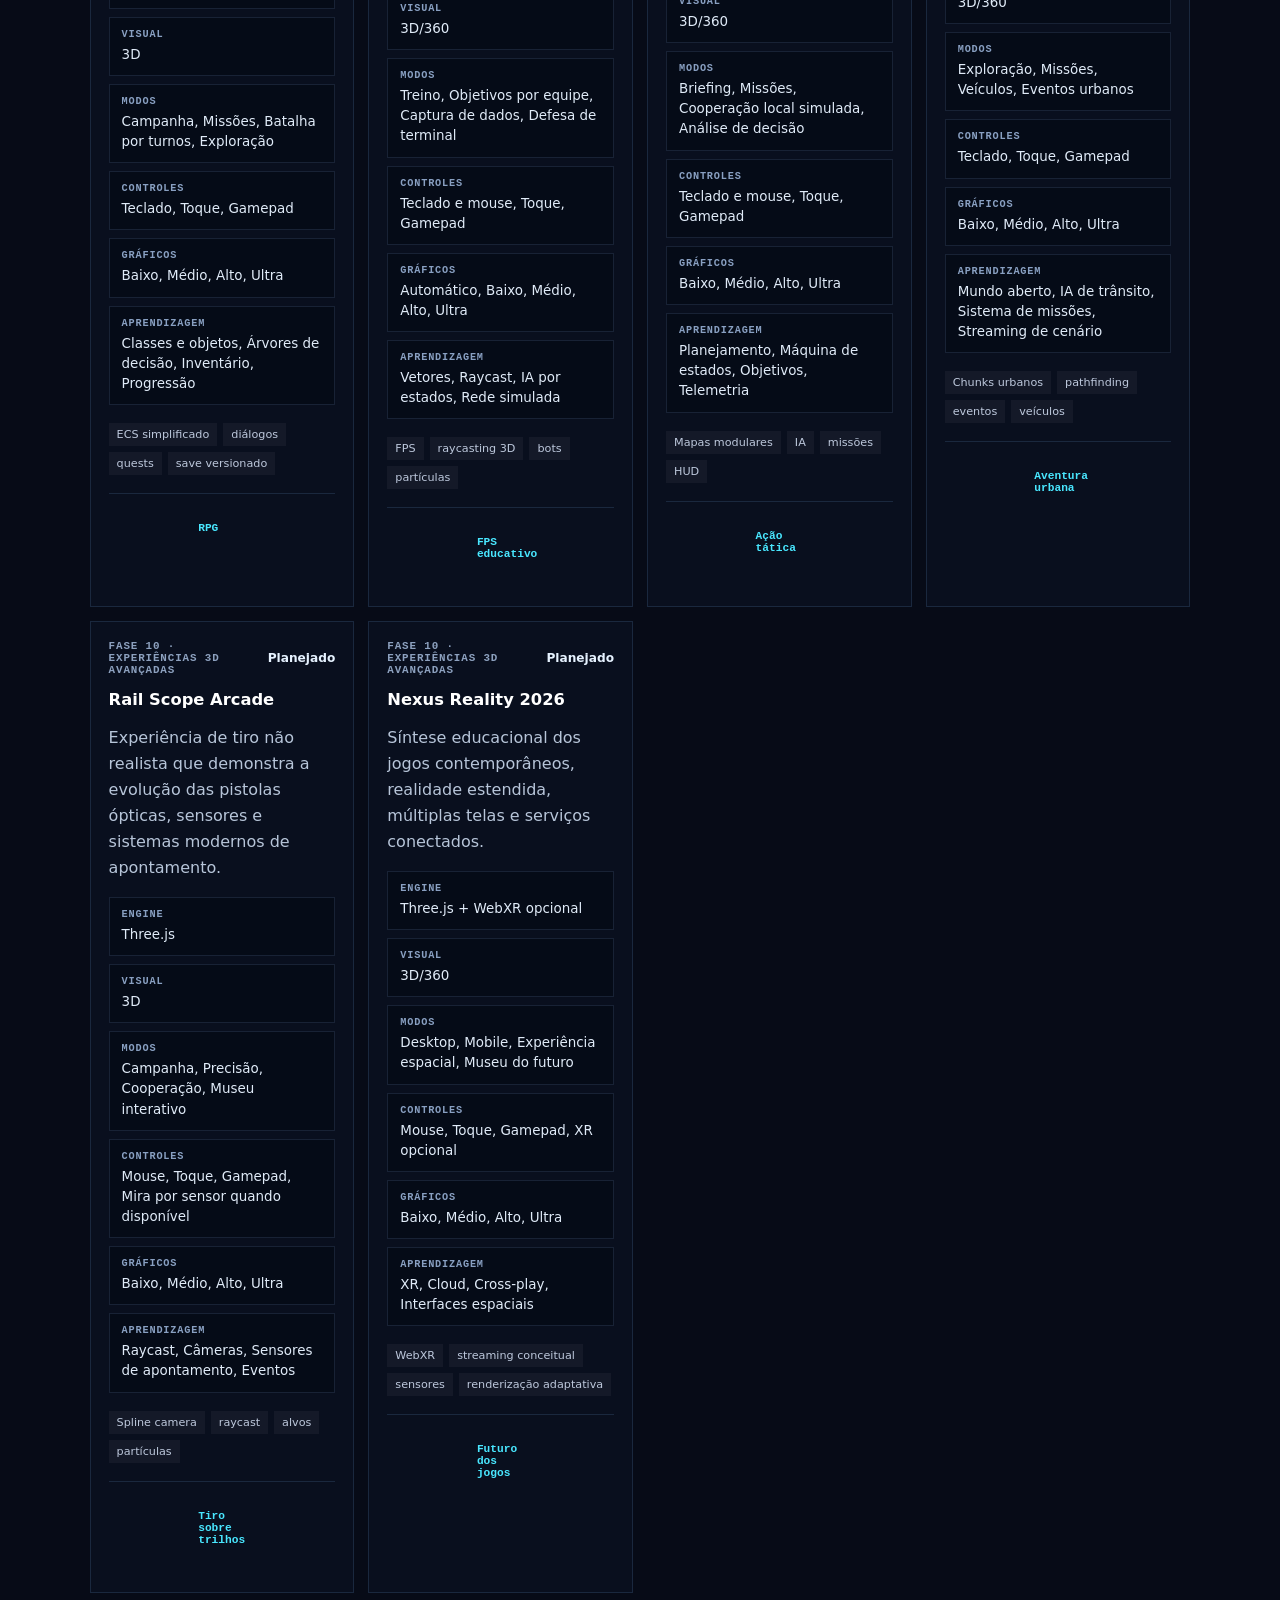
<file: fliperama-ds-v0.21.0/index.html>
<!doctype html>
<html lang="pt-BR">
  <head>
    <meta charset="UTF-8" />
    <meta name="viewport" content="width=device-width, initial-scale=1.0, viewport-fit=cover" />
    <meta name="theme-color" content="#070b17" />
    <meta name="description" content="Fliperama DS — A Evolução dos Jogos: história, programação e laboratórios jogáveis." />
    <meta name="mobile-web-app-capable" content="yes" />
    <link rel="manifest" href="./manifest.webmanifest" />
    <link rel="stylesheet" href="./app.css" />
    <title>Fliperama DS v0.23.0</title>
  </head>
  <body>
    <div id="app"><p style="margin:2rem;font:600 1rem system-ui;color:#dce8ff">Carregando Fliperama DS…</p></div>
    <script defer src="./app.js"></script>
  </body>
</html>
</file>
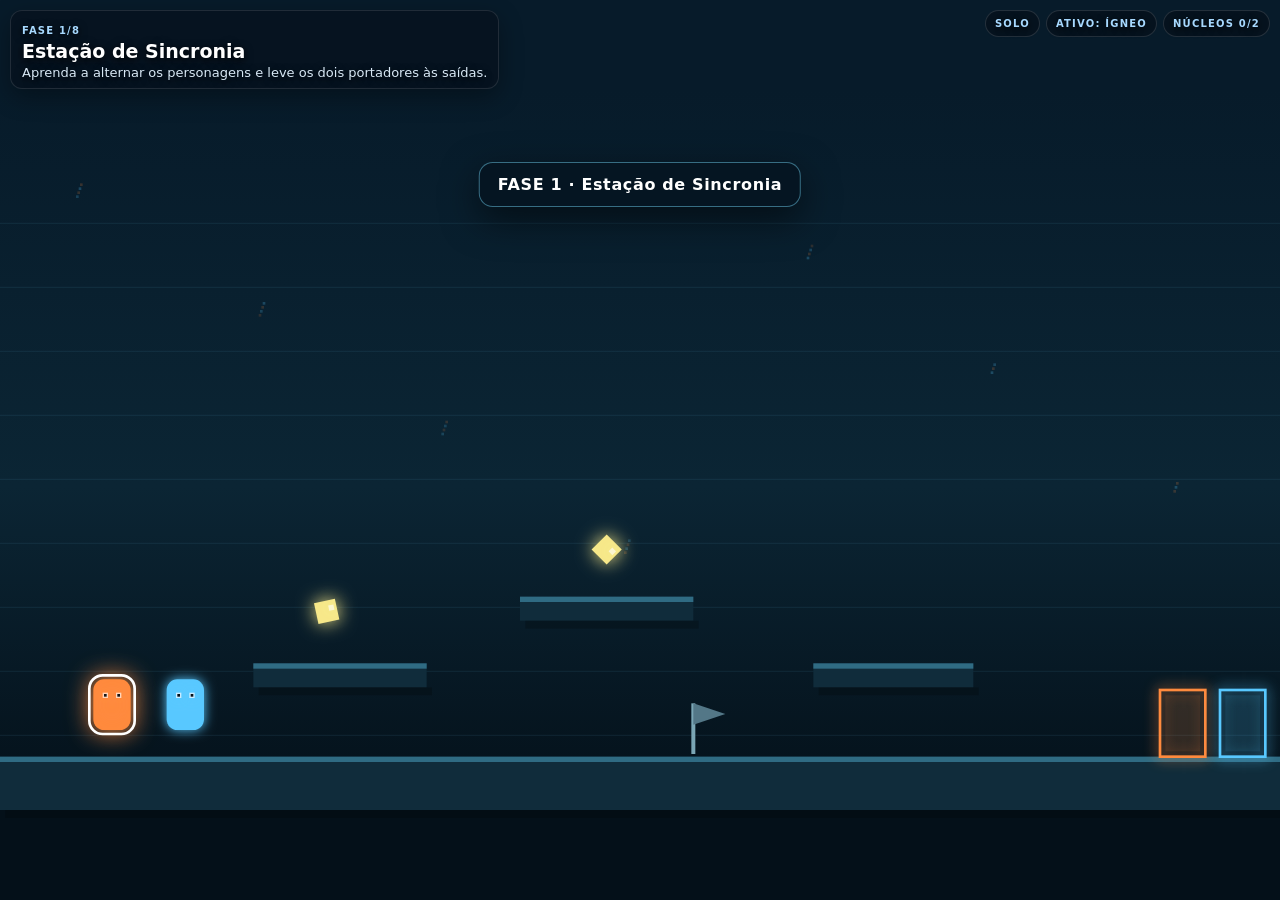
<file: flipds/games/duo-elementos-ds/index.html>
<!doctype html>
<html lang="pt-BR">
<head>
  <meta charset="utf-8">
  <meta name="viewport" content="width=device-width, initial-scale=1, viewport-fit=cover">
  <meta name="theme-color" content="#07121e">
  <title>Duo Elementos DS</title>
  <link rel="stylesheet" href="./style.css">
</head>
<body>
  <main id="game-shell" class="game-shell">
    <canvas id="game" width="960" height="540" aria-label="Duo Elementos DS"></canvas>
    <section class="hud" aria-live="polite">
      <div class="objective"><span id="level-label">FASE 1/8</span><strong id="level-title">Estação de Sincronia</strong><small id="objective-text">Leve os dois elementos às saídas.</small></div>
      <div class="status"><span id="mode-label">SOLO</span><span id="active-label">ATIVO: ÍGNEO</span><span id="shard-label">NÚCLEOS 0/0</span></div>
    </section>
    <div id="toast" class="toast" hidden></div>
    <div id="pause" class="pause" hidden><strong>PAUSADO</strong><span>P ou botão de pausa para continuar.</span></div>
    <div id="touch-controls" class="touch-controls" hidden>
      <div class="touch-player p1" aria-label="Controles do jogador 1">
        <button data-action="p1-left" aria-label="Jogador 1 esquerda">◀</button>
        <button data-action="p1-jump" aria-label="Jogador 1 pular">▲</button>
        <button data-action="p1-right" aria-label="Jogador 1 direita">▶</button>
      </div>
      <button id="touch-switch" class="switch" data-action="switch-player" aria-label="Trocar personagem">TROCAR</button>
      <div class="touch-player p2" aria-label="Controles do jogador 2">
        <button data-action="p2-left" aria-label="Jogador 2 esquerda">◀</button>
        <button data-action="p2-jump" aria-label="Jogador 2 pular">▲</button>
        <button data-action="p2-right" aria-label="Jogador 2 direita">▶</button>
      </div>
    </div>
  </main>
  <script type="module" src="./game.js"></script>
</body>
</html>
</file>
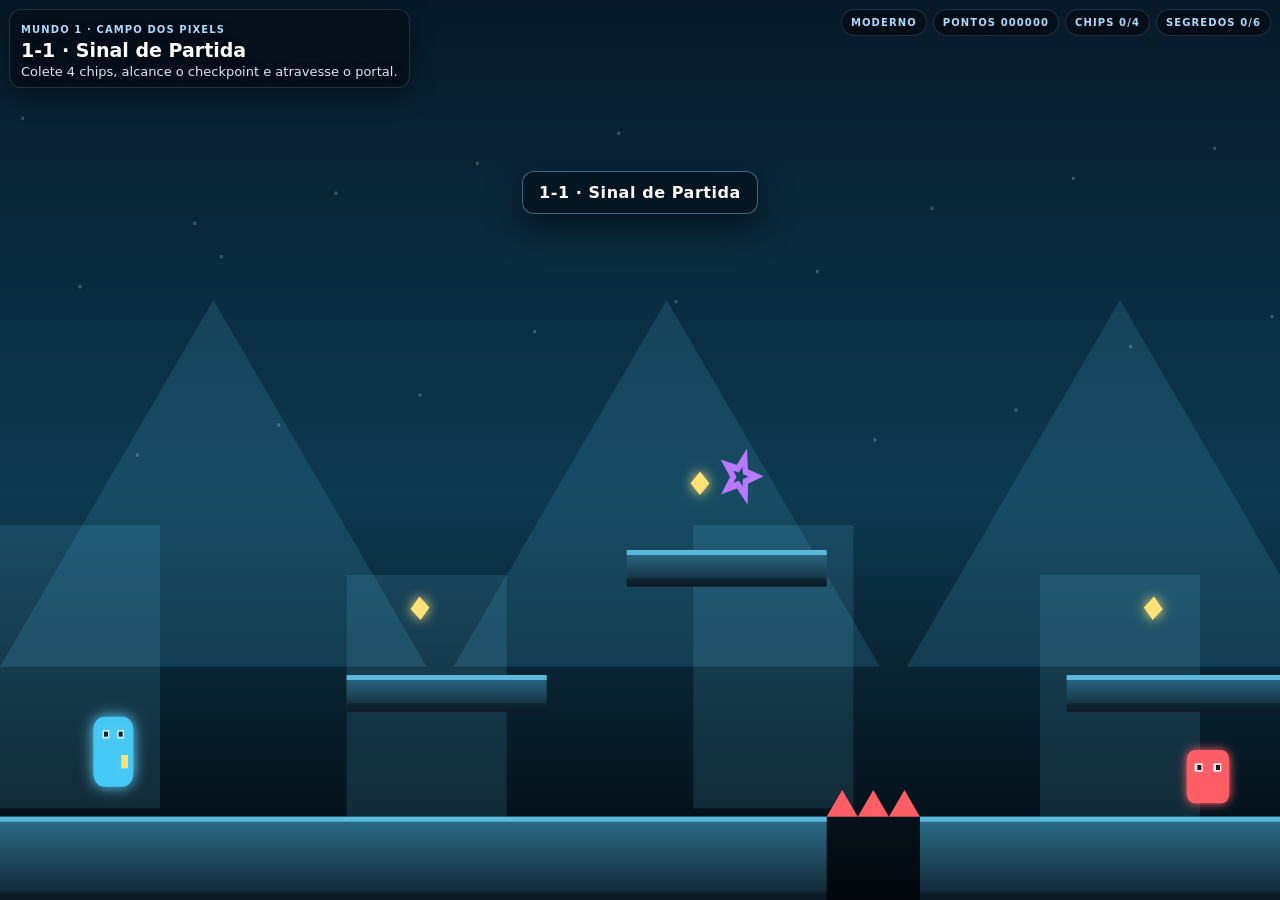
<file: flipds/games/plataforma-classica-ds/index.html>
<!doctype html>
<html lang="pt-BR">
<head>
  <meta charset="utf-8">
  <meta name="viewport" content="width=device-width, initial-scale=1, viewport-fit=cover">
  <meta name="theme-color" content="#08131f">
  <title>Plataforma Clássica DS</title>
  <link rel="stylesheet" href="./style.css">
</head>
<body>
  <main id="game-shell" class="game-shell" data-style="moderno">
    <canvas id="game" width="960" height="540" aria-label="Plataforma Clássica DS — Mundo 1 Campo dos Pixels"></canvas>
    <section class="hud" aria-live="polite">
      <div class="objective">
        <span id="world-label">MUNDO 1 · CAMPO DOS PIXELS</span>
        <strong id="level-title">1-1 · Sinal de Partida</strong>
        <small id="objective-text">Colete os chips e atravesse o portal.</small>
      </div>
      <div class="status">
        <span id="style-label">MODERNO</span>
        <span id="score-label">PONTOS 000000</span>
        <span id="chip-label">CHIPS 0/0</span>
        <span id="secret-label">SEGREDO 0/1</span>
      </div>
    </section>
    <div id="toast" class="toast" hidden></div>
    <div id="pause" class="pause" hidden><strong>PAUSADO</strong><span>P, Esc ou botão de pausa para continuar.</span></div>
    <div id="touch-controls" class="touch-controls" hidden>
      <div class="touch-move">
        <button data-action="move-left" aria-label="Mover para esquerda">◀</button>
        <button data-action="move-right" aria-label="Mover para direita">▶</button>
      </div>
      <div class="touch-actions">
        <button data-action="reset-level" class="small" aria-label="Reiniciar fase">↻</button>
        <button data-action="jump" class="jump" aria-label="Pular">▲</button>
      </div>
    </div>
  </main>
  <script type="module" src="./game.js"></script>
</body>
</html>
</file>
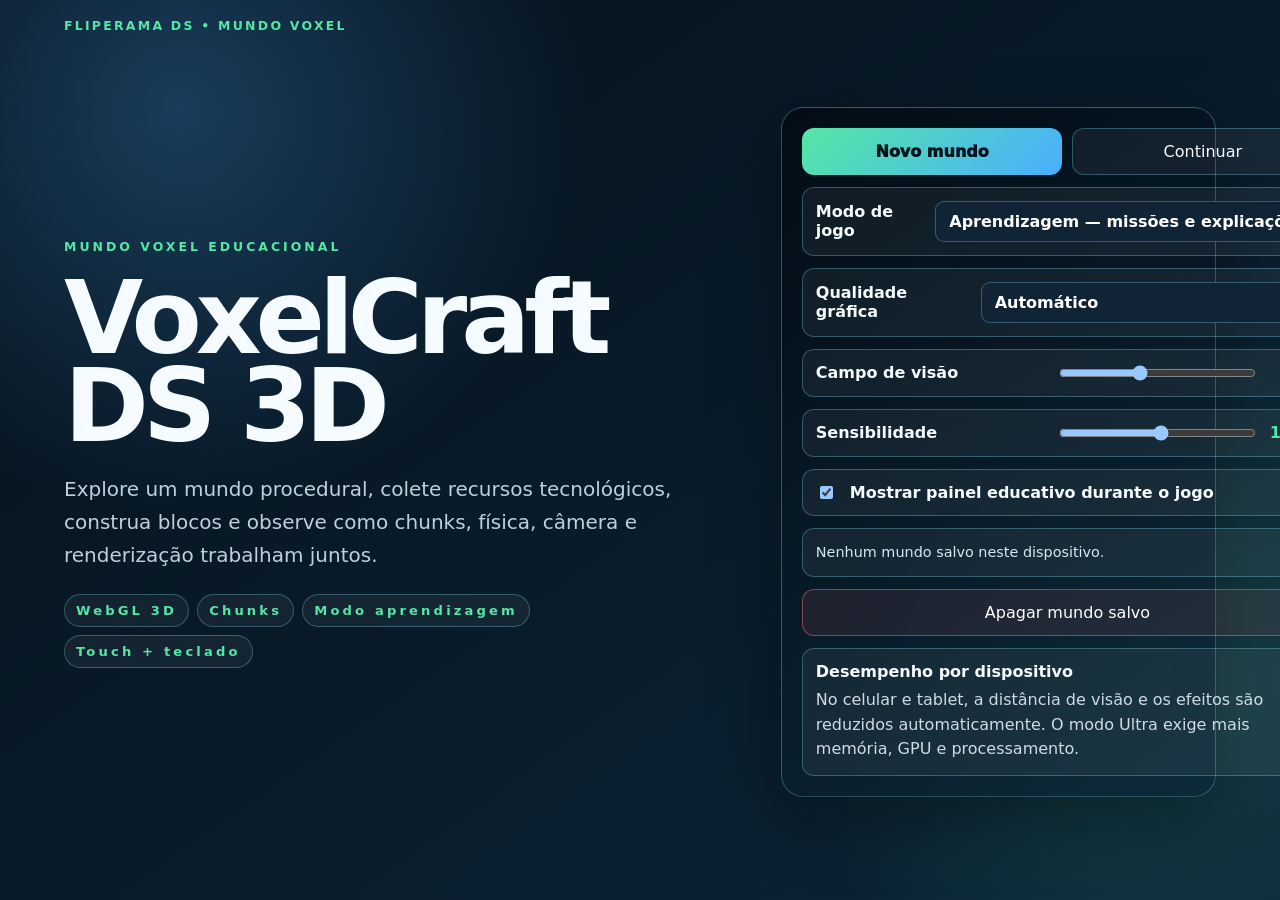
<file: FLIPDS/games/voxelcraft-ds/index.html>
<!doctype html>
<html lang="pt-BR">
<head>
  <meta charset="utf-8">
  <meta name="viewport" content="width=device-width,initial-scale=1,viewport-fit=cover,user-scalable=no">
  <meta name="theme-color" content="#07131f">
  <meta name="description" content="VoxelCraft DS 3D: mundo voxel educacional integrado ao Fliperama DS.">
  <meta http-equiv="Content-Security-Policy" content="default-src 'self'; script-src 'self'; connect-src 'self'; style-src 'self'; img-src 'self' data: blob:; font-src 'self' data:; media-src 'none'; object-src 'none'; base-uri 'self'; form-action 'none'; frame-ancestors 'self';">
  <title>VoxelCraft DS 3D</title>
  <link rel="stylesheet" href="css/style.css">
</head>
<body>
<main id="app">
  <section id="menu" class="screen active" aria-labelledby="gameTitle">
    <div class="menu-topbar">
      <span class="lab-badge">FLIPERAMA DS • MUNDO VOXEL</span>
      <button id="returnLabBtn" class="ghost hidden" type="button">← Voltar ao Fliperama</button>
    </div>
    <div class="menu-layout">
      <div class="hero">
        <span>MUNDO VOXEL EDUCACIONAL</span>
        <h1 id="gameTitle">VoxelCraft DS 3D</h1>
        <p>Explore um mundo procedural, colete recursos tecnológicos, construa blocos e observe como chunks, física, câmera e renderização trabalham juntos.</p>
        <div class="feature-chips" aria-label="Recursos do jogo">
          <span>WebGL 3D</span><span>Chunks</span><span>Modo aprendizagem</span><span>Touch + teclado</span>
        </div>
      </div>

      <div class="menu-card" aria-label="Configurações do jogo">
        <div class="action-grid">
          <button id="playBtn" class="primary" type="button">Novo mundo</button>
          <button id="continueBtn" type="button">Continuar</button>
        </div>

        <label>Modo de jogo
          <select id="gameMode">
            <option value="learning">Aprendizagem — missões e explicações</option>
            <option value="free">Livre — exploração sem objetivo obrigatório</option>
            <option value="challenge">Desafio — metas e XP ampliado</option>
          </select>
        </label>

        <label>Qualidade gráfica
          <select id="quality">
            <option value="auto">Automático</option>
            <option value="economy">Econômico — máximo desempenho</option>
            <option value="low">Baixo — celular básico</option>
            <option value="medium">Médio — Chromebook/tablet</option>
            <option value="high">Alto — notebook/PC</option>
            <option value="ultra">Ultra — PC potente</option>
          </select>
        </label>

        <label>Campo de visão
          <span class="range-line"><input id="fov" type="range" min="60" max="105" value="78"><output id="fovValue">78°</output></span>
        </label>

        <label>Sensibilidade
          <span class="range-line"><input id="sensitivity" type="range" min="35" max="160" value="100"><output id="sensitivityValue">100%</output></span>
        </label>

        <label class="check"><input id="learning" type="checkbox" checked> Mostrar painel educativo durante o jogo</label>

        <div id="saveSummary" class="save-summary" aria-live="polite">Nenhum mundo salvo neste dispositivo.</div>
        <button id="clearSaveBtn" class="danger subtle" type="button">Apagar mundo salvo</button>

        <div class="notice">
          <strong>Desempenho por dispositivo</strong>
          <p>No celular e tablet, a distância de visão e os efeitos são reduzidos automaticamente. O modo Ultra exige mais memória, GPU e processamento.</p>
        </div>
      </div>
    </div>
  </section>

  <section id="gameScreen" class="screen" aria-label="Mundo VoxelCraft DS 3D">
    <div id="game3d" aria-label="Cena tridimensional do jogo"></div>

    <header id="hud">
      <div class="vitals">
        <div><span>Vida</span><i><b id="healthBar"></b></i></div>
        <div><span>Fome</span><i><b id="hungerBar"></b></i></div>
      </div>
      <div class="hud-info">
        <span id="modeLabel">APRENDIZAGEM</span>
        <span id="qualityLabel">AUTO</span>
        <span id="fps">0 FPS</span>
        <span id="chunkCount">0 chunks</span>
        <span id="triangleCount">0 tri</span>
        <span id="xpLabel">0 XP</span>
        <button id="menuBtn" type="button" aria-label="Abrir menu">☰</button>
      </div>
    </header>

    <aside id="learningPanel">
      <button class="icon-close" data-close="learningPanel" type="button" aria-label="Fechar explicação">×</button>
      <strong id="missionTitle">Missão inicial</strong>
      <p id="lesson">O mundo é carregado em partes chamadas chunks para evitar que o mapa inteiro ocupe a memória.</p>
      <div class="mission-progress"><i><b id="missionBar"></b></i><span id="missionText">0%</span></div>
      <code id="codeExplain">streamChunksByDistance();</code>
    </aside>

    <div id="crosshair" aria-hidden="true">+</div>
    <div id="prompt" aria-live="polite"></div>
    <div id="hotbar" aria-label="Barra rápida de itens"></div>

    <section id="helpModal" class="modal" aria-modal="true" role="dialog" aria-labelledby="helpTitle">
      <div class="modal-card">
        <button class="icon-close" data-close="helpModal" type="button" aria-label="Fechar instruções">×</button>
        <h2 id="helpTitle">Como jogar</h2>
        <p><b>Computador:</b> WASD ou setas, mouse para olhar, Espaço para pular, Shift para correr, C para agachar, clique esquerdo para quebrar e clique direito para construir.</p>
        <p><b>Celular:</b> joystick esquerdo para mover, joystick direito para olhar e botões para pular, quebrar, construir e consumir.</p>
        <p><b>Aprendizagem:</b> as missões relacionam coleta, construção, chunks, inventário, eventos e renderização com conceitos de Desenvolvimento de Sistemas.</p>
        <button id="startBtn" class="primary" type="button">Começar</button>
      </div>
    </section>

    <section id="pauseModal" class="modal hidden" aria-modal="true" role="dialog" aria-labelledby="pauseTitle">
      <div class="modal-card compact">
        <button class="icon-close" data-close="pauseModal" type="button" aria-label="Fechar menu">×</button>
        <h2 id="pauseTitle">Menu</h2>
        <button id="resumeBtn" class="primary" type="button">Continuar</button>
        <button id="saveBtn" type="button">Salvar mundo</button>
        <button id="cameraBtn" type="button">Trocar câmera</button>
        <button id="inventoryBtn" type="button">Inventário</button>
        <button id="fullscreenBtn" type="button">Tela cheia</button>
        <button id="exitBtn" type="button">Voltar ao menu do jogo</button>
      </div>
    </section>

    <section id="inventoryModal" class="modal hidden" aria-modal="true" role="dialog" aria-labelledby="inventoryTitle">
      <div class="modal-card">
        <button class="icon-close" data-close="inventoryModal" type="button" aria-label="Fechar inventário">×</button>
        <h2 id="inventoryTitle">Inventário</h2>
        <div id="inventoryGrid"></div>
      </div>
    </section>

    <section id="loadingModal" class="modal hidden" aria-live="assertive">
      <div class="loading-card"><span class="loader"></span><strong id="loadingTitle">Preparando o mundo...</strong><small id="loadingText">Carregando renderizador 3D e criando os primeiros chunks.</small></div>
    </section>

    <section id="errorModal" class="modal hidden" aria-modal="true" role="alertdialog" aria-labelledby="errorTitle">
      <div class="modal-card compact">
        <h2 id="errorTitle">Não foi possível iniciar o jogo</h2>
        <p id="errorText"></p>
        <button id="retryBtn" class="primary" type="button">Tentar novamente</button>
        <button id="errorBackBtn" type="button">Voltar ao menu</button>
      </div>
    </section>

    <section id="mobileControls" aria-label="Controles móveis">
      <div class="joystick" id="moveJoystick" aria-label="Mover"><div class="stick"></div></div>
      <div class="joystick look" id="lookJoystick" aria-label="Olhar"><div class="stick"></div></div>
      <div class="mobile-buttons">
        <button data-action="jump" type="button">Pular</button>
        <button data-action="primary" type="button">Quebrar</button>
        <button data-action="secondary" type="button">Construir</button>
        <button data-action="consume" type="button">Consumir</button>
        <button data-action="crouch" type="button">Agachar</button>
      </div>
    </section>
  </section>
</main>
<script type="module" src="js/app.js"></script>
</body>
</html>
</file>
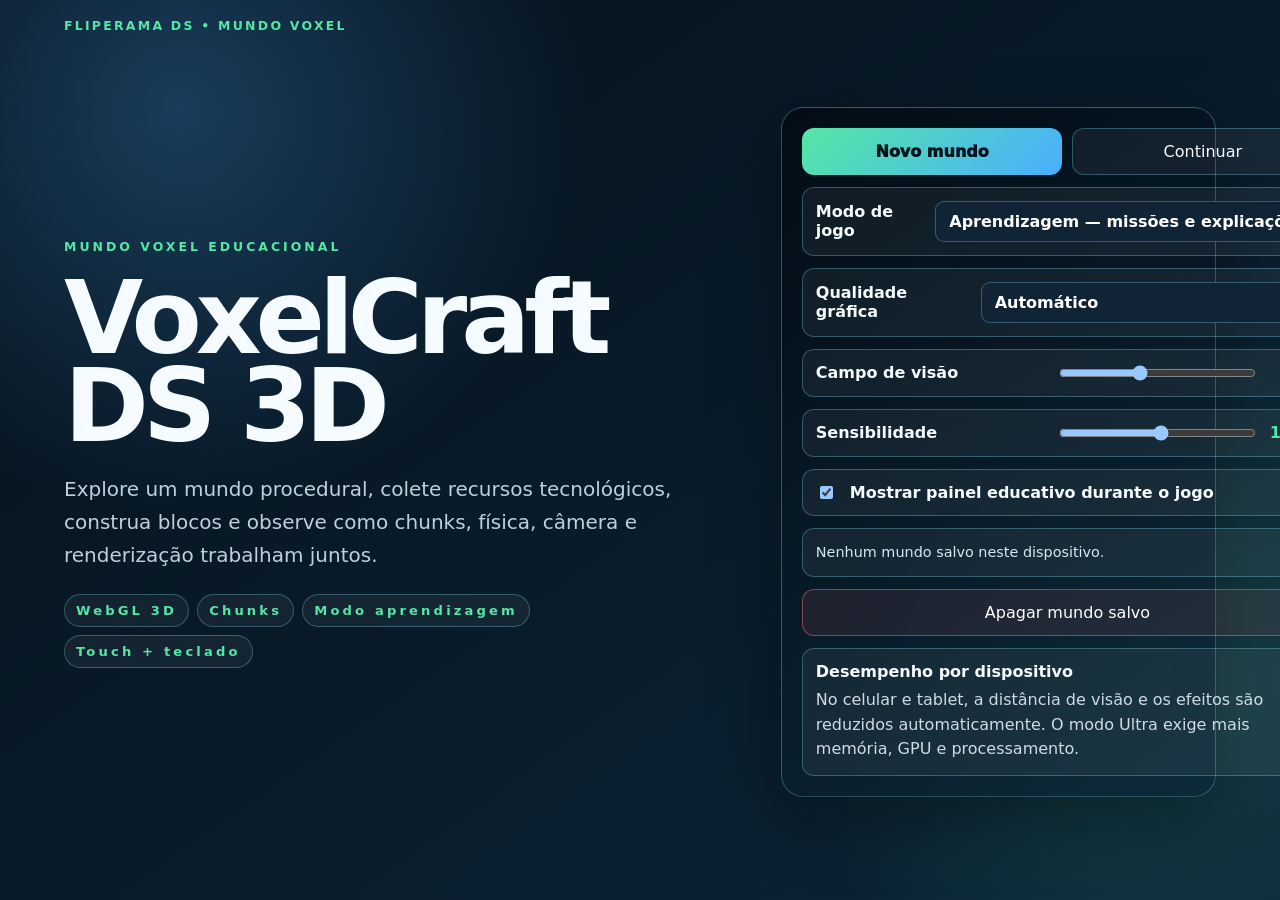
<file: flipds/games/voxelcraft-ds/index.html>
<!doctype html>
<html lang="pt-BR">
<head>
  <meta charset="utf-8">
  <meta name="viewport" content="width=device-width,initial-scale=1,viewport-fit=cover,user-scalable=no">
  <meta name="theme-color" content="#07131f">
  <meta name="description" content="VoxelCraft DS 3D: mundo voxel educacional integrado ao Fliperama DS.">
  <meta http-equiv="Content-Security-Policy" content="default-src 'self'; script-src 'self'; connect-src 'self'; style-src 'self'; img-src 'self' data: blob:; font-src 'self' data:; media-src 'none'; object-src 'none'; base-uri 'self'; form-action 'none'; frame-ancestors 'self';">
  <title>VoxelCraft DS 3D</title>
  <link rel="stylesheet" href="css/style.css">
</head>
<body>
<main id="app">
  <section id="menu" class="screen active" aria-labelledby="gameTitle">
    <div class="menu-topbar">
      <span class="lab-badge">FLIPERAMA DS • MUNDO VOXEL</span>
      <button id="returnLabBtn" class="ghost hidden" type="button">← Voltar ao Fliperama</button>
    </div>
    <div class="menu-layout">
      <div class="hero">
        <span>MUNDO VOXEL EDUCACIONAL</span>
        <h1 id="gameTitle">VoxelCraft DS 3D</h1>
        <p>Explore um mundo procedural, colete recursos tecnológicos, construa blocos e observe como chunks, física, câmera e renderização trabalham juntos.</p>
        <div class="feature-chips" aria-label="Recursos do jogo">
          <span>WebGL 3D</span><span>Chunks</span><span>Modo aprendizagem</span><span>Touch + teclado</span>
        </div>
      </div>

      <div class="menu-card" aria-label="Configurações do jogo">
        <div class="action-grid">
          <button id="playBtn" class="primary" type="button">Novo mundo</button>
          <button id="continueBtn" type="button">Continuar</button>
        </div>

        <label>Modo de jogo
          <select id="gameMode">
            <option value="learning">Aprendizagem — missões e explicações</option>
            <option value="free">Livre — exploração sem objetivo obrigatório</option>
            <option value="challenge">Desafio — metas e XP ampliado</option>
          </select>
        </label>

        <label>Qualidade gráfica
          <select id="quality">
            <option value="auto">Automático</option>
            <option value="economy">Econômico — máximo desempenho</option>
            <option value="low">Baixo — celular básico</option>
            <option value="medium">Médio — Chromebook/tablet</option>
            <option value="high">Alto — notebook/PC</option>
            <option value="ultra">Ultra — PC potente</option>
          </select>
        </label>

        <label>Campo de visão
          <span class="range-line"><input id="fov" type="range" min="60" max="105" value="78"><output id="fovValue">78°</output></span>
        </label>

        <label>Sensibilidade
          <span class="range-line"><input id="sensitivity" type="range" min="35" max="160" value="100"><output id="sensitivityValue">100%</output></span>
        </label>

        <label class="check"><input id="learning" type="checkbox" checked> Mostrar painel educativo durante o jogo</label>

        <div id="saveSummary" class="save-summary" aria-live="polite">Nenhum mundo salvo neste dispositivo.</div>
        <button id="clearSaveBtn" class="danger subtle" type="button">Apagar mundo salvo</button>

        <div class="notice">
          <strong>Desempenho por dispositivo</strong>
          <p>No celular e tablet, a distância de visão e os efeitos são reduzidos automaticamente. O modo Ultra exige mais memória, GPU e processamento.</p>
        </div>
      </div>
    </div>
  </section>

  <section id="gameScreen" class="screen" aria-label="Mundo VoxelCraft DS 3D">
    <div id="game3d" aria-label="Cena tridimensional do jogo"></div>

    <header id="hud">
      <div class="vitals">
        <div><span>Vida</span><i><b id="healthBar"></b></i></div>
        <div><span>Fome</span><i><b id="hungerBar"></b></i></div>
      </div>
      <div class="hud-info">
        <span id="modeLabel">APRENDIZAGEM</span>
        <span id="qualityLabel">AUTO</span>
        <span id="fps">0 FPS</span>
        <span id="chunkCount">0 chunks</span>
        <span id="triangleCount">0 tri</span>
        <span id="xpLabel">0 XP</span>
        <span id="storageLabel">SALVAMENTO</span>
        <button id="menuBtn" type="button" aria-label="Abrir menu">☰</button>
      </div>
    </header>

    <aside id="learningPanel">
      <button class="icon-close" data-close="learningPanel" type="button" aria-label="Fechar explicação">×</button>
      <strong id="missionTitle">Missão inicial</strong>
      <p id="lesson">O mundo é carregado em partes chamadas chunks para evitar que o mapa inteiro ocupe a memória.</p>
      <div class="mission-progress"><i><b id="missionBar"></b></i><span id="missionText">0%</span></div>
      <code id="codeExplain">streamChunksByDistance();</code>
    </aside>

    <div id="crosshair" aria-hidden="true">+</div>
    <div id="prompt" aria-live="polite"></div>
    <div id="hotbar" aria-label="Barra rápida de itens"></div>

    <section id="helpModal" class="modal" aria-modal="true" role="dialog" aria-labelledby="helpTitle">
      <div class="modal-card">
        <button class="icon-close" data-close="helpModal" type="button" aria-label="Fechar instruções">×</button>
        <h2 id="helpTitle">Como jogar</h2>
        <p><b>Computador:</b> WASD ou setas, mouse para olhar, Espaço para pular, Shift para correr, C para agachar, clique esquerdo para quebrar e clique direito para construir. O primeiro clique captura o mouse; se o navegador bloquear, arraste sobre a cena.</p>
        <p><b>Celular:</b> joystick esquerdo para mover, joystick direito para olhar e botões para pular, quebrar, construir e consumir.</p>
        <p><b>Gamepad:</b> analógico esquerdo move, direito olha, A pula, gatilhos quebram e constroem, Y troca a câmera.</p>
        <p><b>Aprendizagem:</b> as missões relacionam coleta, construção, chunks, inventário, eventos e renderização com conceitos de Desenvolvimento de Sistemas.</p>
        <button id="startBtn" class="primary" type="button">Começar</button>
      </div>
    </section>

    <section id="pauseModal" class="modal hidden" aria-modal="true" role="dialog" aria-labelledby="pauseTitle">
      <div class="modal-card compact">
        <button class="icon-close" data-close="pauseModal" type="button" aria-label="Fechar menu">×</button>
        <h2 id="pauseTitle">Menu</h2>
        <button id="resumeBtn" class="primary" type="button">Continuar</button>
        <button id="saveBtn" type="button">Salvar mundo</button>
        <button id="cameraBtn" type="button">Trocar câmera</button>
        <button id="inventoryBtn" type="button">Inventário</button>
        <button id="fullscreenBtn" type="button">Tela cheia</button>
        <button id="exitBtn" type="button">Voltar ao menu do jogo</button>
      </div>
    </section>

    <section id="inventoryModal" class="modal hidden" aria-modal="true" role="dialog" aria-labelledby="inventoryTitle">
      <div class="modal-card">
        <button class="icon-close" data-close="inventoryModal" type="button" aria-label="Fechar inventário">×</button>
        <h2 id="inventoryTitle">Inventário</h2>
        <div id="inventoryGrid"></div>
      </div>
    </section>

    <section id="loadingModal" class="modal hidden" aria-live="assertive">
      <div class="loading-card"><span class="loader"></span><strong id="loadingTitle">Preparando o mundo...</strong><small id="loadingText">Carregando renderizador 3D e criando os primeiros chunks.</small></div>
    </section>

    <section id="errorModal" class="modal hidden" aria-modal="true" role="alertdialog" aria-labelledby="errorTitle">
      <div class="modal-card compact">
        <h2 id="errorTitle">Não foi possível iniciar o jogo</h2>
        <p id="errorText"></p>
        <button id="retryBtn" class="primary" type="button">Tentar novamente</button>
        <button id="safeModeBtn" type="button">Abrir no modo seguro</button>
        <button id="errorBackBtn" type="button">Voltar ao menu</button>
      </div>
    </section>

    <section id="mobileControls" aria-label="Controles móveis">
      <div class="joystick" id="moveJoystick" aria-label="Mover"><div class="stick"></div></div>
      <div class="joystick look" id="lookJoystick" aria-label="Olhar"><div class="stick"></div></div>
      <div class="mobile-buttons">
        <button data-action="jump" type="button">Pular</button>
        <button data-action="primary" type="button">Quebrar</button>
        <button data-action="secondary" type="button">Construir</button>
        <button data-action="consume" type="button">Consumir</button>
        <button data-action="crouch" type="button">Agachar</button>
      </div>
    </section>
  </section>
</main>
<script type="module" src="js/app.js"></script>
</body>
</html>
</file>
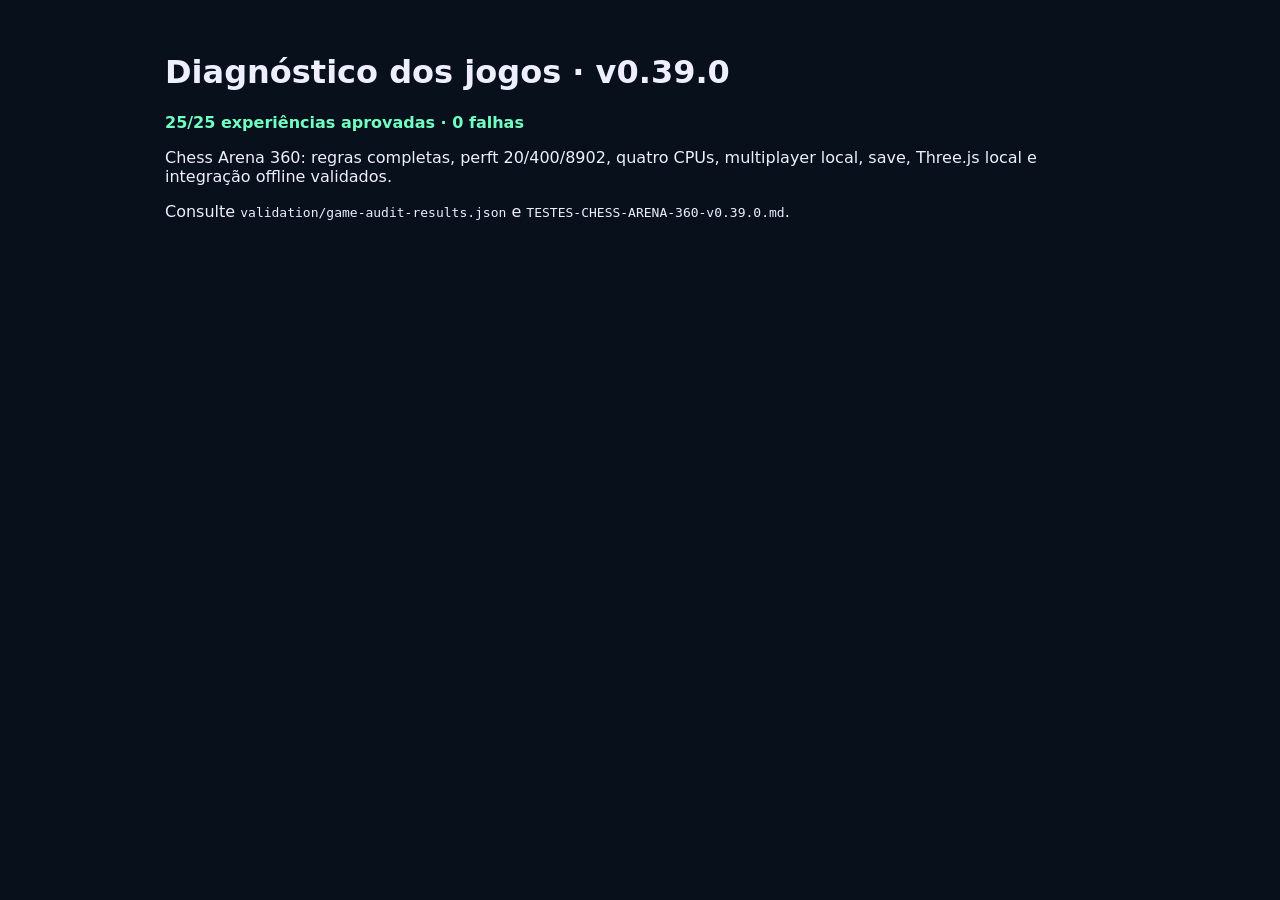
<file: flipds/diagnostico-jogos.html>
<!doctype html><html lang="pt-BR"><meta charset="utf-8"><meta name="viewport" content="width=device-width,initial-scale=1"><title>Jogos · diagnóstico v0.39.0</title><style>body{font-family:system-ui;background:#07101b;color:#eef;padding:24px}main{max-width:950px;margin:auto}.ok{color:#72ffc2}</style><main><h1>Diagnóstico dos jogos · v0.39.0</h1><p class="ok"><strong>25/25 experiências aprovadas · 0 falhas</strong></p><p>Chess Arena 360: regras completas, perft 20/400/8902, quatro CPUs, multiplayer local, save, Three.js local e integração offline validados.</p><p>Consulte <code>validation/game-audit-results.json</code> e <code>TESTES-CHESS-ARENA-360-v0.39.0.md</code>.</p></main></html>
</file>
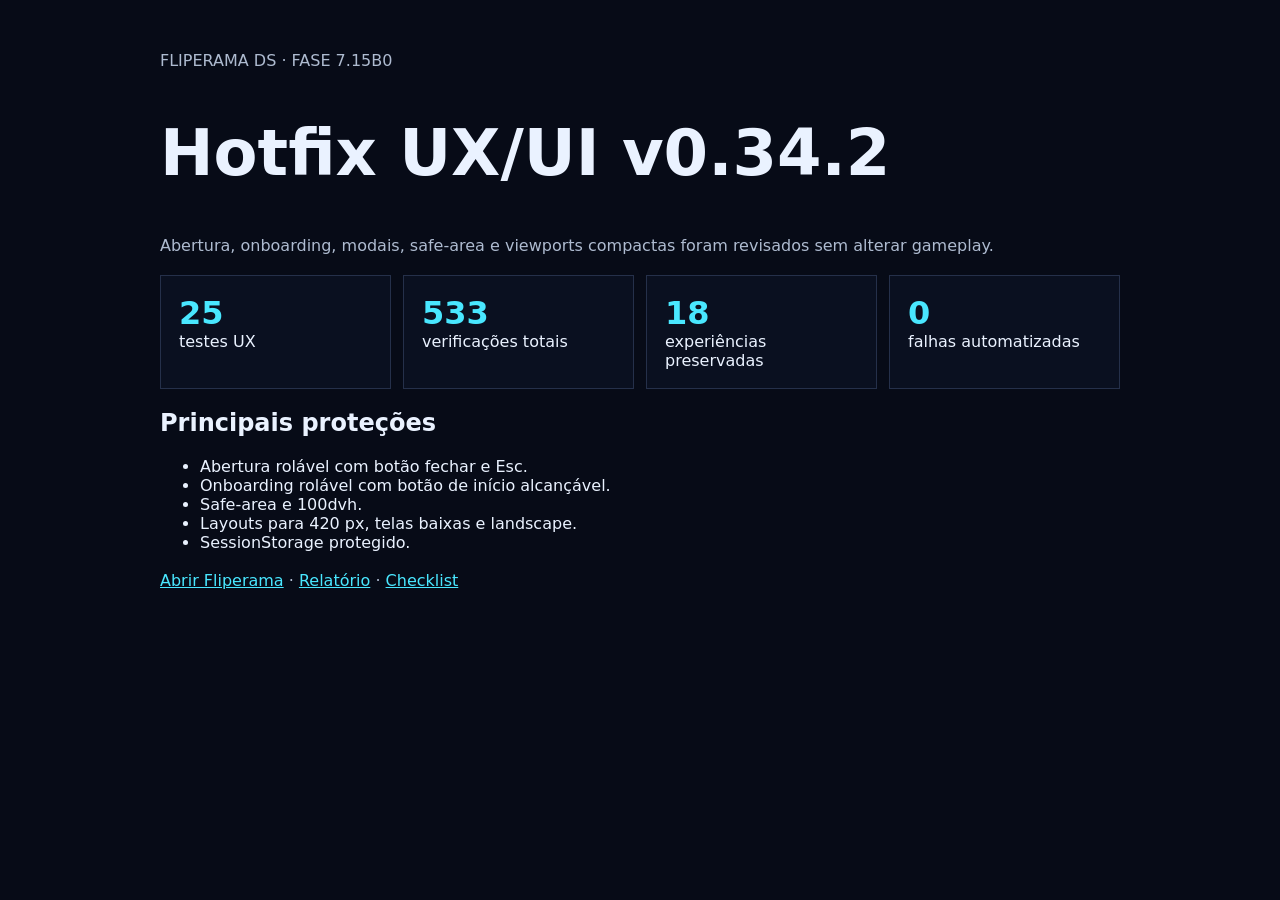
<file: flipds/diagnostico-ux.html>
<!doctype html><html lang="pt-BR"><head><meta charset="utf-8"><meta name="viewport" content="width=device-width,initial-scale=1,viewport-fit=cover"><title>Diagnóstico UX · Fliperama DS v0.34.2</title><style>body{margin:0;background:#070b17;color:#eaf2ff;font:16px system-ui}main{max-width:960px;margin:auto;padding:32px 20px}h1{font-size:clamp(2rem,7vw,4rem)}p{color:#aebbd0;line-height:1.6}.grid{display:grid;grid-template-columns:repeat(auto-fit,minmax(180px,1fr));gap:12px}.card{padding:18px;border:1px solid #25304a;background:#0a1020}.card strong{display:block;color:#49e7ff;font-size:2rem}.ok{color:#72ffb1}a{color:#49e7ff}</style></head><body><main><p>FLIPERAMA DS · FASE 7.15B0</p><h1>Hotfix UX/UI v0.34.2</h1><p>Abertura, onboarding, modais, safe-area e viewports compactas foram revisados sem alterar gameplay.</p><div class="grid"><div class="card"><strong>25</strong>testes UX</div><div class="card"><strong>533</strong>verificações totais</div><div class="card"><strong>18</strong>experiências preservadas</div><div class="card"><strong class="ok">0</strong>falhas automatizadas</div></div><h2>Principais proteções</h2><ul><li>Abertura rolável com botão fechar e Esc.</li><li>Onboarding rolável com botão de início alcançável.</li><li>Safe-area e 100dvh.</li><li>Layouts para 420 px, telas baixas e landscape.</li><li>SessionStorage protegido.</li></ul><p><a href="./">Abrir Fliperama</a> · <a href="./RELATORIO-VALIDACAO-HOTFIX-UX-v0.34.2.md">Relatório</a> · <a href="./CHECKLIST-TESTES-v0.34.2.md">Checklist</a></p></main></body></html>
</file>
<file: FLIPDS/app.css>
:root {
  color-scheme: dark;
  font-family: Inter, ui-sans-serif, system-ui, -apple-system, BlinkMacSystemFont, "Segoe UI", sans-serif;
  color: #eef5ff;
  background: #070b17;
  font-synthesis: none;
  --cyan: #49e7ff;
  --violet: #9273ff;
  --muted: #8e9bb5;
  --panel: rgba(15, 22, 43, .72);
  --line: rgba(105, 153, 205, .18);
}

* { box-sizing: border-box; }
html { scroll-behavior: smooth; }
body { margin: 0; min-width: 320px; min-height: 100vh; background: radial-gradient(circle at 80% 8%, rgba(78, 61, 166, .22), transparent 28rem), #070b17; }
body::before { content: ''; position: fixed; inset: 0; pointer-events: none; opacity: .16; background-image: linear-gradient(rgba(255,255,255,.035) 1px, transparent 1px), linear-gradient(90deg, rgba(255,255,255,.035) 1px, transparent 1px); background-size: 32px 32px; mask-image: linear-gradient(to bottom, black, transparent 70%); }
a { color: inherit; text-decoration: none; }
button { font: inherit; }
[hidden] { display: none !important; }
.topbar { position: sticky; top: 0; z-index: 20; display: flex; align-items: center; justify-content: space-between; min-height: 76px; padding: 0 5vw; border-bottom: 1px solid var(--line); background: rgba(7, 11, 23, .82); backdrop-filter: blur(18px); }
.brand { display: flex; align-items: center; gap: 12px; }
.brand-mark { display: grid; place-items: center; width: 38px; height: 38px; border: 1px solid var(--cyan); color: var(--cyan); font: 800 12px/1 monospace; box-shadow: 0 0 24px rgba(73,231,255,.2), inset 0 0 18px rgba(73,231,255,.08); }
.brand strong, .brand small { display: block; }
.brand strong { letter-spacing: .18em; font-size: .85rem; }
.brand small { color: var(--muted); font-size: .68rem; margin-top: 3px; }
nav { display: flex; gap: 28px; color: #b8c4da; font-size: .84rem; }
nav a:hover { color: var(--cyan); }
.icon-button { display: grid; place-items: center; width: 42px; height: 42px; padding: 0; color: #dce7f8; border: 1px solid var(--line); background: rgba(255,255,255,.035); cursor: pointer; }
.icon-button:hover { color: var(--cyan); border-color: rgba(73,231,255,.5); }
.settings-panel { position: fixed; z-index: 60; top: 76px; right: 0; width: min(420px, 100%); height: calc(100dvh - 76px); padding: 28px; overflow-y: auto; border-left: 1px solid var(--line); background: rgba(7,11,23,.97); box-shadow: -28px 0 80px rgba(0,0,0,.35); }
.settings-head { display: flex; justify-content: space-between; align-items: start; gap: 18px; margin-bottom: 32px; }
.settings-head h2 { margin: .2rem 0; font-size: 2rem; }
.settings-panel > label { display: grid; gap: 10px; padding: 18px 0; color: #cbd6e8; border-top: 1px solid var(--line); font-size: .88rem; }
.settings-panel select { width: 100%; padding: 12px; color: #eef5ff; border: 1px solid var(--line); background: #0d1529; }
.settings-panel .switch-row { display: flex; align-items: center; justify-content: space-between; }
.switch-row input { width: 20px; height: 20px; accent-color: var(--cyan); }
.settings-note { color: var(--muted); font-size: .8rem; line-height: 1.6; }
.hero { min-height: calc(100svh - 76px); display: grid; grid-template-columns: minmax(0, 1.2fr) minmax(300px, .8fr); align-items: center; gap: 8vw; padding: 7rem 7vw; }
.eyebrow { color: var(--cyan); font: 700 .72rem/1.4 monospace; letter-spacing: .18em; }
h1 { margin: 1rem 0; font-size: clamp(3.2rem, 8vw, 7.4rem); line-height: .92; letter-spacing: -.065em; }
h1 span { color: transparent; -webkit-text-stroke: 1px rgba(146, 115, 255, .9); }
.lead { max-width: 720px; color: #aab6cc; font-size: clamp(1rem, 2vw, 1.3rem); line-height: 1.7; }
.hero-actions { display: flex; flex-wrap: wrap; gap: 12px; margin-top: 2.2rem; }
.button { padding: 14px 20px; border: 1px solid var(--line); font-weight: 700; font-size: .86rem; }
.button.primary { color: #041119; background: var(--cyan); border-color: var(--cyan); box-shadow: 0 0 28px rgba(73,231,255,.18); }
.button.secondary:hover { border-color: var(--violet); }
.hero-panel { position: relative; overflow: hidden; padding: 28px; border: 1px solid var(--line); background: linear-gradient(145deg, rgba(17,29,55,.78), rgba(10,14,29,.75)); box-shadow: 0 28px 90px rgba(0,0,0,.28); }
.hero-panel::before { content: ''; position: absolute; inset: 0; border-left: 2px solid var(--violet); opacity: .75; pointer-events: none; }
.panel-title { margin: 0 0 24px; font: 700 .74rem monospace; color: var(--violet); letter-spacing: .14em; }
.hero-panel dl { margin: 0; }
.hero-panel dl div { display: flex; justify-content: space-between; gap: 20px; padding: 16px 0; border-top: 1px solid var(--line); }
.hero-panel dt { color: var(--muted); }
.hero-panel dd { margin: 0; text-align: right; font-weight: 650; }
.scanline { position: absolute; width: 100%; height: 1px; top: 15%; left: 0; background: var(--cyan); box-shadow: 0 0 12px var(--cyan); opacity: .3; animation: scan 4s linear infinite; }
@keyframes scan { to { transform: translateY(280px); } }
.section { padding: 7rem 7vw; border-top: 1px solid var(--line); scroll-margin-top: 76px; }
.section-heading { max-width: 750px; margin-bottom: 3rem; }
.section-heading.row { max-width: none; display: flex; justify-content: space-between; align-items: end; gap: 20px; }
h2 { margin: .6rem 0 .8rem; font-size: clamp(2rem, 5vw, 4rem); letter-spacing: -.045em; }
.section-heading > p:last-child { color: var(--muted); line-height: 1.65; }
.timeline { display: grid; grid-template-columns: repeat(7, 1fr); border: 1px solid var(--line); }
.era { min-height: 132px; padding: 18px; color: var(--muted); text-align: left; border: 0; border-right: 1px solid var(--line); background: rgba(10,15,31,.45); cursor: pointer; transition: .2s ease; }
.era:last-child { border-right: 0; }
.era span, .era strong { display: block; }
.era span { font: .68rem monospace; }
.era strong { margin-top: 28px; color: #d5deed; }
.era:hover, .era.active { color: var(--cyan); background: rgba(73,231,255,.06); box-shadow: inset 0 -2px var(--cyan); }
.milestone-heading { display: flex; justify-content: space-between; gap: 18px; margin: 32px 0 14px; color: #d9e4f5; }
.milestone-heading span { color: var(--muted); font: .7rem monospace; }
.milestone-strip { display: grid; grid-auto-flow: column; grid-auto-columns: minmax(290px, 360px); gap: 12px; overflow-x: auto; padding: 0 0 14px; scroll-snap-type: x mandatory; scrollbar-color: var(--violet) rgba(255,255,255,.04); }
.milestone-card { align-self: start; min-width: 0; border: 1px solid var(--line); background: rgba(10, 16, 32, .82); scroll-snap-align: start; }
.milestone-card[open] { border-color: rgba(73,231,255,.46); }
.milestone-card summary { position: relative; display: grid; gap: 8px; min-height: 156px; padding: 22px; cursor: pointer; list-style: none; }
.milestone-card summary::-webkit-details-marker { display: none; }
.milestone-card summary::after { content: '+'; position: absolute; top: 18px; right: 18px; color: var(--cyan); font: 700 1.1rem monospace; }
.milestone-card[open] summary::after { content: '−'; }
.milestone-card summary span { padding-right: 28px; color: var(--cyan); font: 700 .7rem monospace; letter-spacing: .08em; }
.milestone-card summary strong { align-self: end; font-size: 1.28rem; }
.milestone-card summary small { color: var(--muted); text-transform: uppercase; letter-spacing: .08em; }
.milestone-details { padding: 0 22px 24px; border-top: 1px solid var(--line); }
.milestone-details > p { color: #abb8cd; line-height: 1.6; }
.milestone-details dl { margin: 18px 0 0; }
.milestone-details dl div { padding: 10px 0; border-top: 1px solid var(--line); }
.milestone-details dt { color: var(--violet); font: 700 .65rem monospace; text-transform: uppercase; }
.milestone-details dd { margin: 5px 0 0; color: #c7d2e4; font-size: .78rem; line-height: 1.5; }
.catalog-section { background: rgba(12,17,33,.46); }
.text-button { padding: 0 0 4px; color: var(--cyan); border: 0; border-bottom: 1px solid currentColor; background: none; cursor: pointer; }
.game-grid { display: grid; grid-template-columns: repeat(3, minmax(0, 1fr)); gap: 18px; }
.game-card { min-width: 0; border: 1px solid var(--line); background: var(--panel); transition: transform .2s ease, border-color .2s ease; }
.game-card:hover { transform: translateY(-4px); border-color: rgba(73,231,255,.48); }
.card-visual { position: relative; display: grid; place-items: center; min-height: 190px; overflow: hidden; background: radial-gradient(circle, rgba(73,231,255,.12), transparent 45%), linear-gradient(135deg, #111d36, #090d1d); }
.game-card[data-runtime="three"] .card-visual { background: radial-gradient(circle, rgba(146,115,255,.18), transparent 45%), linear-gradient(135deg, #18152d, #090d1d); }
.card-visual::after { content: ''; position: absolute; width: 72%; aspect-ratio: 1; border: 1px solid rgba(73,231,255,.12); transform: rotate(45deg); }
.visual-symbol { color: var(--cyan); font: 300 5rem/1 monospace; filter: drop-shadow(0 0 14px currentColor); }
.game-card[data-runtime="three"] .visual-symbol { color: var(--violet); }
.runtime, .phase { position: absolute; top: 14px; z-index: 2; font: 700 .65rem monospace; letter-spacing: .1em; }
.runtime { left: 14px; color: var(--cyan); }
.phase { right: 14px; color: var(--muted); }
.card-content { padding: 22px; }
.card-meta, .card-footer { display: flex; justify-content: space-between; gap: 12px; color: var(--muted); font: .66rem monospace; text-transform: uppercase; }
.card-content h3 { margin: 16px 0 8px; font-size: 1.35rem; }
.card-content > p { min-height: 48px; color: #9faac0; line-height: 1.5; }
.tags { display: flex; flex-wrap: wrap; gap: 6px; margin: 18px 0; }
.tags span { padding: 5px 8px; color: #bdc8dc; font-size: .7rem; background: rgba(255,255,255,.045); }
.card-footer { padding-top: 15px; border-top: 1px solid var(--line); }
.card-action { width: 100%; margin-top: 18px; padding: 12px 14px; color: #77849a; border: 1px solid var(--line); background: transparent; font-weight: 750; cursor: not-allowed; }
.card-action.playable { color: #041119; border-color: var(--cyan); background: var(--cyan); cursor: pointer; }
.card-action.playable:hover { box-shadow: 0 0 26px rgba(73,231,255,.2); }
.performance-section { background: linear-gradient(135deg, rgba(73,231,255,.035), transparent 50%); }
.performance-card { display: grid; grid-template-columns: minmax(0, 1fr) auto; gap: 22px; align-items: center; padding: 28px; border: 1px solid var(--line); background: var(--panel); }
#benchmark-status strong, #benchmark-status span { display: block; }
#benchmark-status span { margin-top: 7px; color: var(--muted); }
.benchmark-result { grid-column: 1 / -1; display: grid; grid-template-columns: repeat(4, 1fr); gap: 1px; background: var(--line); border: 1px solid var(--line); }
.benchmark-result div { padding: 18px; background: #0a1020; }
.benchmark-result span, .benchmark-result strong { display: block; }
.benchmark-result span { color: var(--muted); font-size: .72rem; }
.benchmark-result strong { margin-top: 9px; color: var(--cyan); }
.architecture { background: radial-gradient(circle at 10% 90%, rgba(146,115,255,.08), transparent 30rem); }
.architecture-grid { display: grid; grid-template-columns: repeat(4, 1fr); gap: 1px; background: var(--line); border: 1px solid var(--line); }
.architecture-grid article { padding: 28px; background: #0a0f20; }
.architecture-grid span { color: var(--violet); font: 700 .72rem monospace; }
.architecture-grid h3 { margin: 2rem 0 .7rem; font-size: 1.25rem; }
.architecture-grid p { color: var(--muted); line-height: 1.6; font-size: .9rem; }
footer { display: flex; justify-content: space-between; gap: 20px; padding: 28px 7vw; color: var(--muted); border-top: 1px solid var(--line); font: .7rem monospace; }
.game-dialog { width: min(1180px, calc(100% - 28px)); max-width: none; padding: 0; color: #eef5ff; border: 1px solid rgba(73,231,255,.35); background: #070b17; box-shadow: 0 32px 120px rgba(0,0,0,.7); }
.game-dialog::backdrop { background: rgba(1,4,12,.86); backdrop-filter: blur(8px); }
.game-shell { display: grid; grid-template-rows: auto auto minmax(0, 1fr); max-height: min(94dvh, 920px); }
.game-header { display: grid; grid-template-columns: 1fr auto auto; align-items: center; gap: 28px; padding: 18px 22px; border-bottom: 1px solid var(--line); }
.game-header h2 { margin: .1rem 0; font-size: clamp(1.4rem, 4vw, 2.2rem); }
.game-header .eyebrow { margin: 0; }
.lab-actions { display: flex; align-items: center; gap: 8px; }
.lab-action { min-height: 40px; padding: 0 12px; color: #cbd6e8; border: 1px solid var(--line); background: rgba(255,255,255,.035); cursor: pointer; font: 700 .67rem monospace; }
.lab-action:hover { color: var(--cyan); border-color: rgba(73,231,255,.5); }
.scoreboard { display: flex; gap: 18px; font: .7rem monospace; color: var(--muted); }
.scoreboard span { display: flex; align-items: baseline; gap: 7px; }
.scoreboard i { font-style: normal; }
.scoreboard strong { color: #eef5ff; font-size: 1.5rem; }
.game-tabs { display: flex; gap: 0; overflow-x: auto; padding: 0 22px; border-bottom: 1px solid var(--line); background: #090f20; }
.game-tabs button { min-width: max-content; padding: 13px 18px; color: var(--muted); border: 0; border-bottom: 2px solid transparent; background: none; cursor: pointer; font: 700 .7rem monospace; letter-spacing: .08em; }
.game-tabs button:hover, .game-tabs button.active { color: var(--cyan); border-bottom-color: var(--cyan); }
.game-panel { min-height: 0; overflow: auto; }
.play-panel { display: grid; grid-template-rows: minmax(320px, 66vh) auto auto; overflow: hidden; }
.game-stage { position: relative; min-height: 320px; overflow: hidden; background: #050914; touch-action: none; }
.game-canvas { position: absolute; inset: 0; }
.game-stage canvas { display: block; }
.game-loading, .game-error { position: absolute; inset: 0; display: grid; place-content: center; justify-items: center; gap: 16px; color: var(--muted); text-align: center; }
.game-error strong { color: #ff8a9a; }
.game-error span { max-width: 480px; }
.loader { width: 38px; height: 38px; border: 2px solid var(--line); border-top-color: var(--cyan); border-radius: 50%; animation: spin .8s linear infinite; }
@keyframes spin { to { transform: rotate(360deg); } }
.game-overlay { position: absolute; z-index: 3; inset: 0; display: grid; place-content: center; justify-items: center; gap: 18px; padding: 32px; text-align: center; background: rgba(3, 7, 17, .88); backdrop-filter: blur(8px); }
.game-overlay h3 { max-width: 620px; margin: 0; font-size: clamp(1.5rem, 4vw, 2.7rem); }
.game-overlay > p { max-width: 620px; margin: 0; color: var(--muted); line-height: 1.6; }
.tutorial-steps { display: grid; grid-template-columns: repeat(3, 1fr); gap: 10px; max-width: 780px; }
.tutorial-steps span { display: grid; gap: 9px; padding: 15px; color: #cbd6e8; border: 1px solid var(--line); background: rgba(10, 18, 36, .76); font-size: .78rem; line-height: 1.45; }
.tutorial-steps b { color: var(--cyan); font: 700 .7rem monospace; }
.game-overlay label { display: grid; grid-template-columns: auto minmax(150px, 220px); align-items: center; gap: 12px; color: var(--muted); font-size: .8rem; }
.game-overlay select { padding: 10px 12px; color: #eef5ff; border: 1px solid var(--line); background: #0d1529; }
.game-overlay .button { cursor: pointer; }
.result-overlay { background: radial-gradient(circle at center, rgba(73,231,255,.13), transparent 35%), rgba(3, 7, 17, .92); }
.learning-panel { max-width: 980px; width: 100%; margin: 0 auto; padding: clamp(28px, 5vw, 68px); }
.learning-panel h3 { margin: .4rem 0 1.4rem; font-size: clamp(1.8rem, 4vw, 3.2rem); }
.learning-panel > p { max-width: 820px; color: #aab6cc; line-height: 1.75; }
.historical-sheet { margin: 30px 0 18px; border: 1px solid var(--line); background: rgba(10,16,32,.7); }
.historical-sheet h4 { margin: 0; padding: 16px 18px; color: var(--cyan); border-bottom: 1px solid var(--line); font: 700 .75rem monospace; letter-spacing: .12em; text-transform: uppercase; }
.historical-sheet dl { display: grid; grid-template-columns: 1fr 1fr; margin: 0; }
.historical-sheet dl div { padding: 16px 18px; border-bottom: 1px solid var(--line); }
.historical-sheet dl div:nth-child(odd) { border-right: 1px solid var(--line); }
.historical-sheet dt { color: var(--violet); font: 700 .65rem monospace; text-transform: uppercase; }
.historical-sheet dd { margin: 7px 0 0; color: #cad5e7; font-size: .82rem; line-height: 1.5; }
.history-next { display: flex; align-items: center; flex-wrap: wrap; gap: 14px; margin-top: 26px; padding-top: 22px; border-top: 1px solid var(--line); }
.history-next .button { cursor: pointer; }
.history-next span { color: var(--muted); font-size: .76rem; }
.source-link { display: inline-block; margin-top: 12px; padding-bottom: 4px; color: var(--cyan); border-bottom: 1px solid currentColor; font-size: .82rem; }
.learning-panel pre { overflow-x: auto; margin: 28px 0; padding: 24px; color: #c9f8ff; border: 1px solid var(--line); background: #050914; font: .78rem/1.65 monospace; }
.concept-grid { display: grid; grid-template-columns: repeat(4, 1fr); gap: 1px; border: 1px solid var(--line); background: var(--line); }
.concept-grid span { padding: 18px; color: #cbd6e8; background: #0a1020; font-size: .8rem; }
.comparison-table { margin-top: 28px; border: 1px solid var(--line); }
.comparison-table > div { display: grid; grid-template-columns: .65fr 1fr 1fr; }
.comparison-table > div + div { border-top: 1px solid var(--line); }
.comparison-table strong, .comparison-table span { padding: 15px; font-size: .78rem; line-height: 1.5; }
.comparison-table strong { color: var(--cyan); background: rgba(73,231,255,.035); }
.comparison-table span { color: #bdc8dc; border-left: 1px solid var(--line); }
.comparison-note { padding: 14px 16px; border-left: 2px solid var(--violet); background: rgba(146,115,255,.06); }
.editor-panel > p { max-width: 760px; }
.editor-legend { display: flex; flex-wrap: wrap; gap: 8px 16px; margin: 24px 0 16px; color: var(--muted); font-size: .72rem; }
.editor-legend span { display: flex; align-items: center; gap: 7px; }
.editor-legend i { width: 13px; height: 13px; border: 1px solid var(--line); background: #10192f; }
.editor-legend [data-type="n"] i, .block-editor [data-type="n"] { background: #1f9fb4; }
.editor-legend [data-type="r"] i, .block-editor [data-type="r"] { background: #5867de; }
.editor-legend [data-type="e"] i, .block-editor [data-type="e"] { background: #c94160; }
.editor-legend [data-type="b"] i, .block-editor [data-type="b"] { background: #c8992d; }
.block-editor { display: grid; grid-template-columns: repeat(8, minmax(44px, 1fr)); gap: 7px; max-width: 780px; padding: 18px; border: 1px solid var(--line); background: #050914; }
.block-editor button { aspect-ratio: 1.8; min-width: 0; color: rgba(255,255,255,.9); border: 1px solid rgba(255,255,255,.16); background: #0b1326; cursor: pointer; font: 800 .68rem monospace; }
.block-editor button:hover, .block-editor button:focus-visible { outline: 2px solid var(--cyan); outline-offset: 2px; filter: brightness(1.18); }
.block-editor [data-type="."] { color: #56647c; border-style: dashed; }
.sequence-editor { display: grid; grid-template-columns: repeat(3, minmax(0, 1fr)); gap: 12px; max-width: 860px; margin: 24px 0 18px; }
.sequence-editor label { display: grid; gap: 8px; padding: 16px; border: 1px solid var(--line); background: #050914; }
.sequence-editor span { color: var(--violet); font: 800 .68rem monospace; letter-spacing: .08em; }
.sequence-editor select { min-width: 0; padding: 11px; color: #eef5ff; border: 1px solid var(--line); background: #10192f; }
.editor-actions { display: flex; flex-wrap: wrap; gap: 10px; margin: 18px 0; }
.editor-actions .button { cursor: pointer; background-color: transparent; color: #eef5ff; }
.editor-actions .button.primary { color: #041119; background: var(--cyan); }
.game-help { display: flex; justify-content: space-between; gap: 18px; padding: 13px 22px; color: var(--muted); border-top: 1px solid var(--line); font: .7rem monospace; }
#game-state { color: var(--cyan); }
.touch-controls { display: none; grid-template-columns: 1fr 1.4fr 1fr; gap: 10px; padding: 12px; border-top: 1px solid var(--line); }
.touch-controls button { min-height: 58px; color: #e9f7ff; border: 1px solid var(--line); background: #10192f; touch-action: none; user-select: none; }
.touch-controls button:active { color: #061119; background: var(--cyan); }
.touch-controls[data-game="space-blocks"] { grid-template-columns: repeat(5, minmax(0, 1fr)); }
.touch-controls[data-game="space-blocks"] button { min-width: 0; padding: 8px 4px; font-size: .72rem; font-weight: 800; }
.touch-controls[data-game="vector-fleet"], .touch-controls[data-game="trap-lab"], .touch-controls[data-game="data-maze"] { grid-template-columns: repeat(4, minmax(0, 1fr)); }
.touch-controls[data-game="vector-fleet"] button, .touch-controls[data-game="block-reactor"] button, .touch-controls[data-game="orbital-sentinel"] button, .touch-controls[data-game="trap-lab"] button, .touch-controls[data-game="data-maze"] button { min-width: 0; padding: 8px 4px; font-size: .7rem; font-weight: 800; }
.performance-overlay { position: fixed; z-index: 80; right: 14px; bottom: 14px; display: flex; gap: 8px; padding: 8px 10px; color: var(--muted); border: 1px solid var(--line); background: rgba(7,11,23,.92); font: .65rem monospace; }
.performance-overlay strong { color: var(--cyan); }
.performance-overlay span { padding-left: 8px; border-left: 1px solid var(--line); color: var(--violet); }
.game-open { overflow: hidden; }

@media (max-width: 960px) {
  .hero { grid-template-columns: 1fr; }
  .hero-panel { max-width: 620px; }
  .timeline { grid-template-columns: repeat(2, 1fr); }
  .era, .era:last-child { border-right: 1px solid var(--line); border-bottom: 1px solid var(--line); }
  .game-grid { grid-template-columns: repeat(2, minmax(0, 1fr)); }
  .architecture-grid { grid-template-columns: repeat(2, 1fr); }
  .benchmark-result { grid-template-columns: repeat(2, 1fr); }
}

@media (max-width: 640px) {
  .topbar { min-height: 64px; padding: 0 18px; }
  .brand small, nav { display: none; }
  .settings-panel { top: 64px; height: calc(100dvh - 64px); }
  .hero { min-height: auto; padding: 5rem 20px; }
  h1 { font-size: clamp(3rem, 16vw, 5rem); }
  .hero-panel { padding: 22px; }
  .section { padding: 5rem 20px; scroll-margin-top: 64px; }
  .timeline, .game-grid, .architecture-grid { grid-template-columns: 1fr; }
  .era { min-height: 92px; }
  .era strong { margin-top: 14px; }
  .section-heading.row { align-items: start; }
  .card-content > p { min-height: auto; }
  footer { flex-direction: column; padding: 24px 20px; }
  .performance-card { grid-template-columns: 1fr; }
  .benchmark-result { grid-column: auto; grid-template-columns: 1fr 1fr; }
  .game-dialog { width: 100%; height: 100dvh; max-height: 100dvh; border: 0; }
  .game-shell { min-height: 100dvh; max-height: 100dvh; grid-template-rows: auto auto minmax(0, 1fr); }
  .game-header { grid-template-columns: 1fr auto; gap: 12px; padding: 12px 14px; }
  .game-header > div:first-child .eyebrow { font-size: .58rem; }
  .scoreboard { grid-column: 1 / -1; grid-row: 2; justify-content: center; }
  .scoreboard span { flex-direction: column; align-items: center; gap: 2px; }
  .scoreboard strong { font-size: 1.15rem; }
  .lab-actions { grid-column: 2; grid-row: 1; gap: 5px; }
  .lab-action { min-height: 38px; padding: 0 8px; font-size: .58rem; }
  .game-tabs { padding: 0 8px; }
  .game-tabs button { flex: 1; padding: 12px 11px; }
  .play-panel { grid-template-rows: minmax(240px, 1fr) auto auto; }
  .game-help { padding: 10px 14px; }
  .game-help > span:first-child { display: none; }
  .touch-controls { display: grid; padding-bottom: max(12px, env(safe-area-inset-bottom)); }
  .touch-controls[data-game="space-blocks"], .touch-controls[data-game="vector-fleet"], .touch-controls[data-game="block-reactor"], .touch-controls[data-game="orbital-sentinel"], .touch-controls[data-game="trap-lab"], .touch-controls[data-game="data-maze"] { gap: 6px; }
  .touch-controls[data-game="space-blocks"] button, .touch-controls[data-game="vector-fleet"] button, .touch-controls[data-game="block-reactor"] button, .touch-controls[data-game="orbital-sentinel"] button, .touch-controls[data-game="trap-lab"] button, .touch-controls[data-game="data-maze"] button { min-height: 54px; font-size: .68rem; }
  .game-overlay { padding: 18px; gap: 12px; }
  .tutorial-steps { grid-template-columns: 1fr; gap: 5px; }
  .tutorial-steps span { grid-template-columns: auto 1fr; align-items: center; padding: 8px 10px; }
  .game-overlay label { grid-template-columns: 1fr; gap: 6px; width: min(100%, 280px); text-align: left; }
  .learning-panel { padding: 26px 20px 50px; }
  .concept-grid { grid-template-columns: 1fr 1fr; }
  .comparison-table > div { grid-template-columns: 1fr; }
  .comparison-table span { border-left: 0; border-top: 1px solid var(--line); }
  .historical-sheet dl { grid-template-columns: 1fr; }
  .historical-sheet dl div:nth-child(odd) { border-right: 0; }
  .milestone-heading { align-items: baseline; }
  .milestone-strip { grid-auto-columns: min(86vw, 340px); margin-right: -20px; padding-right: 20px; }
  .sequence-editor { grid-template-columns: 1fr; }
  .block-editor { grid-template-columns: repeat(8, minmax(28px, 1fr)); gap: 4px; padding: 10px; }
  .block-editor button { font-size: .58rem; }
}

@media (prefers-reduced-motion: reduce) {
  html { scroll-behavior: auto; }
  *, *::before, *::after { animation-duration: .01ms !important; animation-iteration-count: 1 !important; transition-duration: .01ms !important; }
}

:root[data-motion="reduced"] *, :root[data-motion="reduced"] *::before, :root[data-motion="reduced"] *::after { animation-duration: .01ms !important; animation-iteration-count: 1 !important; transition-duration: .01ms !important; scroll-behavior: auto !important; }

/* Fase 5.1 · identidade visual, prévias e guia expansível */
.card-visual { min-height: 220px; isolation: isolate; background: #050914; }
.card-visual::after { display: none; }
.card-preview { position: absolute; inset: 0; width: 100%; height: 100%; object-fit: cover; transition: opacity .35s ease, transform .5s ease; }
.primary-preview { opacity: .82; }
.secondary-preview { opacity: 0; transform: scale(1.035); }
.game-card:hover .primary-preview { opacity: 0; transform: scale(1.035); }
.game-card:hover .secondary-preview { opacity: .86; transform: scale(1); }
.card-visual::before { content: ''; position: absolute; z-index: 1; inset: 0; background: linear-gradient(to bottom, rgba(2,5,12,.18), rgba(2,5,12,.2) 45%, rgba(2,5,12,.88)); pointer-events: none; }
.card-logo { position: absolute; z-index: 2; left: 18px; right: 18px; bottom: 18px; width: calc(100% - 36px); max-height: 88px; object-fit: contain; object-position: left bottom; filter: drop-shadow(0 7px 18px rgba(0,0,0,.65)); }
.preview-hint { position: absolute; z-index: 3; right: 14px; bottom: 12px; padding: 5px 7px; color: #bdc9dc; background: rgba(3,7,17,.7); border: 1px solid rgba(255,255,255,.1); font: 650 .57rem monospace; }
.runtime, .phase { z-index: 4; padding: 5px 7px; background: rgba(3,7,17,.75); border: 1px solid rgba(255,255,255,.08); }
.card-actions { display: grid; grid-template-columns: 1fr; gap: 8px; margin-top: 18px; }
.card-actions .card-action { margin-top: 0; cursor: pointer; }
.card-action.details { color: #d7e5f8; border-color: rgba(146,115,255,.45); background: rgba(146,115,255,.07); }
.card-action.details:hover { color: #fff; border-color: var(--violet); background: rgba(146,115,255,.13); }

.details-dialog { width: min(1180px, calc(100% - 28px)); max-width: none; max-height: 94dvh; padding: 0; color: #eef5ff; border: 1px solid rgba(146,115,255,.42); background: #070b17; box-shadow: 0 32px 120px rgba(0,0,0,.72); }
.details-dialog::backdrop { background: rgba(1,4,12,.86); backdrop-filter: blur(8px); }
.details-shell { max-height: 94dvh; overflow: auto; }
.details-header { position: sticky; top: 0; z-index: 8; display: flex; justify-content: space-between; align-items: center; gap: 20px; padding: 18px 24px; border-bottom: 1px solid var(--line); background: rgba(7,11,23,.94); backdrop-filter: blur(14px); }
.details-header .eyebrow, .details-header h2 { margin: 0; }
.details-header h2 { margin-top: 4px; font-size: clamp(1.5rem, 4vw, 2.5rem); }
.details-hero { display: grid; grid-template-columns: minmax(220px, .62fr) minmax(0, 1.38fr); gap: 18px; padding: 24px; border-bottom: 1px solid var(--line); background: radial-gradient(circle at 10% 20%, rgba(73,231,255,.08), transparent 30rem); }
#details-logo { width: 100%; min-height: 220px; object-fit: contain; padding: 18px; border: 1px solid var(--line); background: #050914; }
.details-previews { display: grid; grid-template-columns: 1fr 1fr; gap: 12px; }
.details-previews figure { min-width: 0; margin: 0; border: 1px solid var(--line); background: #050914; }
.details-previews img { display: block; width: 100%; aspect-ratio: 16 / 9; object-fit: cover; }
.details-previews figcaption { padding: 9px 12px; color: var(--muted); border-top: 1px solid var(--line); font: .65rem monospace; }
.details-content { padding: 0 24px 12px; }
.details-actions { position: sticky; bottom: 0; z-index: 8; display: flex; justify-content: flex-end; gap: 10px; padding: 16px 24px; border-top: 1px solid var(--line); background: rgba(7,11,23,.95); backdrop-filter: blur(12px); }
.details-actions button { cursor: pointer; }

.guide-intro { display: grid; grid-template-columns: minmax(190px, 300px) 1fr; align-items: center; gap: clamp(22px, 5vw, 58px); margin-bottom: 28px; }
.guide-intro img { width: 100%; max-height: 150px; object-fit: contain; object-position: left center; border: 1px solid var(--line); background: #050914; }
.guide-intro h3 { margin: .25rem 0 .8rem; }
.guide-intro p:last-child { color: #aab6cc; line-height: 1.7; }
.guide-outcomes { display: grid; grid-template-columns: 1fr 1fr; gap: 10px; margin-bottom: 18px; }
.guide-outcomes span { display: grid; gap: 7px; padding: 16px; color: #c8d3e6; border: 1px solid var(--line); background: rgba(10,16,32,.68); line-height: 1.5; }
.guide-outcomes b { color: var(--cyan); font: 750 .67rem monospace; text-transform: uppercase; letter-spacing: .09em; }
.guide-grid { display: grid; grid-template-columns: repeat(2, minmax(0, 1fr)); gap: 10px; }
.guide-grid section { padding: 18px; border: 1px solid var(--line); background: #080e1d; }
.guide-grid section:last-child { grid-column: 1 / -1; }
.guide-grid h4 { margin: 0 0 13px; color: var(--violet); font: 750 .72rem monospace; letter-spacing: .08em; text-transform: uppercase; }
.guide-grid ol { margin: 0; padding-left: 20px; color: #b7c3d7; }
.guide-grid li { padding: 4px 0; line-height: 1.55; }
.touch-controls[data-game="raycast-corridors"] { grid-template-columns: repeat(6, minmax(0, 1fr)); }
.touch-controls[data-game="raycast-corridors"] button { min-width: 0; padding: 8px 4px; font-size: .66rem; font-weight: 800; }

@media (max-width: 760px) {
  .preview-hint { display: none; }
  .details-dialog { width: 100%; height: 100dvh; max-height: 100dvh; border: 0; }
  .details-shell { max-height: 100dvh; }
  .details-header { padding: 14px 16px; }
  .details-hero { grid-template-columns: 1fr; padding: 16px; }
  #details-logo { min-height: 150px; max-height: 190px; }
  .details-previews { grid-template-columns: 1fr; }
  .details-content { padding: 0 16px 10px; }
  .details-actions { padding: 12px 16px max(12px, env(safe-area-inset-bottom)); }
  .guide-intro { grid-template-columns: 1fr; gap: 14px; }
  .guide-intro img { max-height: 120px; }
  .guide-outcomes, .guide-grid { grid-template-columns: 1fr; }
  .guide-grid section:last-child { grid-column: auto; }
  .touch-controls[data-game="raycast-corridors"] { grid-template-columns: repeat(3, minmax(0, 1fr)); gap: 6px; }
}

.card-actions .card-action:disabled {
  cursor: not-allowed;
  opacity: 0.48;
}

/* Fase 5.2 · Setor Poligonal 94 */
.polygon-webgl-canvas { width: 100%; height: 100%; display: block; background: #030713; }
.polygon-webgl-overlay { position: absolute; inset: 12px 12px auto 12px; display: flex; flex-wrap: wrap; gap: 6px; pointer-events: none; z-index: 4; font: 700 .68rem/1.1 ui-monospace, SFMono-Regular, Consolas, monospace; letter-spacing: .055em; text-transform: uppercase; }
.polygon-webgl-overlay span { padding: 6px 8px; color: #dffaff; border: 1px solid rgba(92, 226, 255, .28); background: rgba(3, 10, 24, .72); backdrop-filter: blur(8px); }
.polygon-webgl-overlay small { flex-basis: 100%; max-width: min(760px, 92%); padding: 7px 9px; color: #b8c9e7; border-left: 2px solid var(--cyan); background: rgba(3, 10, 24, .68); font-size: .68rem; letter-spacing: .01em; text-transform: none; }
.webgl-fallback { min-height: 320px; display: grid; place-content: center; gap: 8px; padding: 30px; text-align: center; color: #dce8ff; background: radial-gradient(circle at center, #14203a, #050914 68%); }
.webgl-fallback strong { color: #ffb7c5; font-size: 1.1rem; }
.touch-controls[data-game="polygon-sector-94"] { grid-template-columns: repeat(7, minmax(0, 1fr)); }
.touch-controls[data-game="polygon-sector-94"] button { min-width: 0; padding: 8px 3px; font-size: .61rem; font-weight: 800; }

@media (max-width: 700px) {
  .polygon-webgl-overlay { inset: 8px 8px auto 8px; gap: 4px; font-size: .58rem; }
  .polygon-webgl-overlay span { padding: 5px 6px; }
  .polygon-webgl-overlay small { max-width: 100%; font-size: .6rem; }
  .touch-controls[data-game="polygon-sector-94"] { grid-template-columns: repeat(4, minmax(0, 1fr)); gap: 6px; }
  .touch-controls[data-game="polygon-sector-94"] button { min-height: 52px; font-size: .62rem; }
}

.programming-profile { margin-top: 10px; padding: 18px; border: 1px solid rgba(73,231,255,.28); background: linear-gradient(135deg, rgba(10,25,46,.92), rgba(15,10,34,.92)); }
.programming-profile h4 { margin: 0 0 14px; color: var(--cyan); font: 750 .72rem monospace; letter-spacing: .08em; text-transform: uppercase; }
.programming-profile dl { display: grid; grid-template-columns: repeat(2, minmax(0,1fr)); gap: 10px; margin: 0; }
.programming-profile dl div { padding: 13px; border: 1px solid var(--line); background: rgba(4,9,20,.72); }
.programming-profile dt { margin-bottom: 7px; color: #7f91ad; font: 700 .65rem monospace; letter-spacing: .06em; text-transform: uppercase; }
.programming-profile dd { margin: 0; color: #dce8f7; line-height: 1.5; }
@media (max-width: 640px) { .programming-profile dl { grid-template-columns: 1fr; } }

.touch-controls[data-game="camera-evolution"] { grid-template-columns: repeat(7, minmax(0, 1fr)); }
.touch-controls[data-game="camera-evolution"] button { min-width: 0; padding: 8px 3px; font-size: .61rem; font-weight: 800; }
@media (max-width: 720px) { .touch-controls[data-game="camera-evolution"] { grid-template-columns: repeat(4, minmax(0, 1fr)); gap: 6px; } .touch-controls[data-game="camera-evolution"] button { min-height: 52px; } }

.voxelcraft-runtime-frame{width:100%;height:100%;min-height:clamp(440px,70vh,820px);border:0;border-radius:18px;background:#06111d;display:block}.game-canvas:has(.voxelcraft-runtime-frame){padding:0;overflow:hidden}

/* Fase 6.1 · Catálogo inteligente, roadmap e museus */
.topbar-actions { display: flex; align-items: center; gap: 10px; }
.version-chip {
  border: 1px solid rgba(90, 232, 255, .3);
  background: rgba(7, 17, 34, .88);
  color: #dff6ff;
  padding: 10px 14px;
  border-radius: 999px;
  font: 800 .72rem/1 ui-monospace, SFMono-Regular, Consolas, monospace;
  letter-spacing: .08em;
  text-transform: uppercase;
  cursor: pointer;
  box-shadow: 0 12px 26px rgba(5, 13, 26, .32);
}
.version-chip:hover { border-color: rgba(138, 108, 255, .5); transform: translateY(-1px); }
.catalog-layout { display: grid; grid-template-columns: minmax(240px, 290px) minmax(0, 1fr); gap: 20px; align-items: start; }
.catalog-sidebar {
  position: sticky; top: 88px;
  display: grid; gap: 14px;
  padding: 18px;
  border: 1px solid var(--line);
  background: linear-gradient(180deg, rgba(7, 15, 30, .95), rgba(10, 16, 30, .82));
  box-shadow: var(--shadow);
}
.sidebar-title { margin: 0; color: var(--cyan); font: 800 .78rem ui-monospace, SFMono-Regular, Consolas, monospace; letter-spacing: .08em; text-transform: uppercase; }
.catalog-sidebar label { display: grid; gap: 6px; color: #dce8ff; font-weight: 700; }
.catalog-sidebar input, .catalog-sidebar select {
  width: 100%; padding: 12px 14px; border-radius: 14px; border: 1px solid rgba(83, 109, 146, .4); background: rgba(5, 11, 23, .88); color: #e8f4ff;
}
.quick-filter-group { display: grid; gap: 8px; }
.quick-filter-group > span { color: #8ea1c2; font: 700 .7rem ui-monospace, SFMono-Regular, Consolas, monospace; letter-spacing: .08em; text-transform: uppercase; }
.quick-filters { display: flex; flex-wrap: wrap; gap: 8px; }
.quick-filter {
  border: 1px solid rgba(108, 130, 168, .35); background: rgba(5, 11, 22, .75); color: #cfe0f5;
  border-radius: 999px; padding: 8px 12px; font-weight: 700; cursor: pointer;
}
.quick-filter.active { color: #08131f; background: linear-gradient(135deg, var(--cyan), #7c9cff); border-color: transparent; }
.catalog-summary { display: grid; grid-template-columns: repeat(3, minmax(0, 1fr)); gap: 10px; }
.catalog-summary div, .version-grid div {
  padding: 12px; border: 1px solid var(--line); background: rgba(4, 10, 20, .72);
}
.catalog-summary strong, .version-grid dd { display: block; color: #f4f8ff; font-size: 1.15rem; font-weight: 800; }
.catalog-summary span, .version-grid dt { color: #8da1bf; font-size: .72rem; line-height: 1.4; }
.catalog-content-area { display: grid; gap: 16px; }
.catalog-toolbar { display: flex; justify-content: space-between; gap: 12px; align-items: center; }
.active-filters { display: flex; flex-wrap: wrap; gap: 8px; }
.active-filters span, .empty-chip {
  border: 1px solid rgba(83, 109, 146, .35); background: rgba(4, 10, 20, .68); color: #dce8ff;
  padding: 7px 10px; border-radius: 999px; font: 700 .7rem/1 ui-monospace, SFMono-Regular, Consolas, monospace;
}
.highlights-strip { display: grid; grid-template-columns: repeat(2, minmax(0, 1fr)); gap: 14px; }
.highlight-card {
  padding: 16px; border: 1px solid var(--line); background: linear-gradient(135deg, rgba(10, 18, 34, .92), rgba(8, 11, 24, .88)); box-shadow: var(--shadow);
}
.highlight-card ul { margin: 12px 0 0; padding: 0; list-style: none; display: grid; gap: 10px; }
.highlight-card li { display: grid; gap: 4px; }
.highlight-card strong { color: #f7fbff; font-size: .95rem; }
.highlight-card span { color: #95a8c5; font-size: .8rem; }
.highlight-card[data-accent="recentes"] { border-color: rgba(78, 227, 255, .32); }
.highlight-card[data-accent="embreve"] { border-color: rgba(164, 115, 255, .34); }
.roadmap-grid { display: grid; grid-template-columns: repeat(auto-fit, minmax(220px, 1fr)); gap: 14px; }
.roadmap-card, .museum-card {
  padding: 18px; border: 1px solid var(--line); background: linear-gradient(145deg, rgba(9, 16, 31, .94), rgba(5, 10, 20, .88)); box-shadow: var(--shadow);
}
.roadmap-top, .museum-card-top, .museum-heading { display: flex; justify-content: space-between; gap: 10px; align-items: center; }
.roadmap-top span, .museum-card-top span, .museum-heading span { color: #8da1bf; font: 700 .68rem ui-monospace, SFMono-Regular, Consolas, monospace; letter-spacing: .08em; text-transform: uppercase; }
.roadmap-top b, .museum-card-top b { color: #e6f2ff; font-size: .76rem; }
.roadmap-card h3, .museum-card h3 { margin: 14px 0 10px; color: #fff; font-size: 1.02rem; }
.roadmap-card p, .museum-card p { color: #b7c5d9; line-height: 1.62; }
.roadmap-card footer { margin-top: 14px; color: var(--cyan); font-weight: 800; }
.museum-stack { display: grid; gap: 24px; }
.museum-heading { margin-bottom: 14px; }
.museum-heading h3 { margin: 0; color: #fff; }
.museum-grid { display: grid; grid-template-columns: repeat(auto-fit, minmax(250px, 1fr)); gap: 14px; }
.museum-visuals { display: grid; grid-template-columns: repeat(2, minmax(0, 1fr)); gap: 10px; margin: 14px 0; }
.museum-shot {
  min-height: 126px; display: grid; align-content: end; gap: 8px; padding: 14px; overflow: hidden;
  border: 1px solid rgba(93, 120, 160, .28); background: radial-gradient(circle at top right, rgba(83, 226, 255, .22), transparent 42%), linear-gradient(135deg, rgba(18, 30, 53, .96), rgba(5, 10, 20, .95));
}
.museum-shot[data-mode="3D"] { transform: perspective(900px) rotateX(7deg) rotateY(-9deg); box-shadow: 0 18px 28px rgba(0, 0, 0, .28); }
.museum-shot span { color: #8defff; font: 700 .68rem ui-monospace, SFMono-Regular, Consolas, monospace; letter-spacing: .08em; text-transform: uppercase; }
.museum-shot strong { color: #f6fbff; line-height: 1.5; font-size: .88rem; }
.museum-card dl { margin: 12px 0; display: grid; gap: 8px; }
.museum-card dl div { padding: 12px; border: 1px solid rgba(81, 103, 145, .25); background: rgba(4, 9, 19, .66); }
.museum-card dt { margin-bottom: 6px; color: #8ea1c2; font: 700 .66rem ui-monospace, SFMono-Regular, Consolas, monospace; text-transform: uppercase; letter-spacing: .08em; }
.museum-card dd { margin: 0; color: #e1ecf8; line-height: 1.55; }
.source-link { color: var(--cyan); font-weight: 700; text-decoration: none; }
.empty-state {
  padding: 30px; border: 1px dashed rgba(97, 120, 157, .45); background: rgba(5, 10, 20, .56); text-align: center; color: #dbe7f6;
}
.version-panel { display: grid; gap: 16px; }
.version-status { display: flex; flex-wrap: wrap; gap: 8px 14px; align-items: baseline; }
.version-status strong { color: #fff; font-size: 1.45rem; }
.version-status span { color: #94a9c8; }
.version-grid { display: grid; grid-template-columns: repeat(2, minmax(0, 1fr)); gap: 12px; margin: 0; }
.version-notes h3 { margin: 0 0 10px; color: var(--cyan); font: 800 .78rem ui-monospace, SFMono-Regular, Consolas, monospace; letter-spacing: .08em; text-transform: uppercase; }
.version-notes ul { margin: 0; padding-left: 18px; color: #dce8ff; line-height: 1.7; }
.version-dialog .details-shell { width: min(840px, 100%); }

@media (max-width: 980px) {
  .catalog-layout { grid-template-columns: 1fr; }
  .catalog-sidebar { position: static; }
}

@media (max-width: 760px) {
  .topbar-actions { gap: 8px; }
  .version-chip { padding: 9px 12px; font-size: .66rem; }
  .catalog-summary, .version-grid, .highlights-strip, .museum-visuals { grid-template-columns: 1fr; }
  .catalog-toolbar { flex-direction: column; align-items: flex-start; }
  .museum-grid, .roadmap-grid { grid-template-columns: 1fr; }
}
.roadmap-specs { display: grid; gap: 8px; margin: 14px 0; }
.roadmap-specs div { padding: 10px 12px; border: 1px solid rgba(79, 105, 145, .25); background: rgba(4, 9, 20, .62); }
.roadmap-specs dt { margin-bottom: 5px; color: #89a0c2; font: 700 .64rem ui-monospace, SFMono-Regular, Consolas, monospace; letter-spacing: .08em; text-transform: uppercase; }
.roadmap-specs dd { margin: 0; color: #e0ebf8; line-height: 1.5; font-size: .84rem; }

/* Fase 7.1 · Puzzle Forge DS */
.puzzle-editor {
  display: grid;
  grid-template-columns: repeat(7, minmax(34px, 1fr));
  gap: 5px;
  width: min(100%, 560px);
  margin: 18px 0;
  padding: 12px;
  border: 1px solid rgba(73, 231, 255, .28);
  background: linear-gradient(135deg, rgba(5, 14, 28, .94), rgba(12, 8, 30, .94));
}
.puzzle-editor button {
  aspect-ratio: 1;
  min-width: 0;
  border: 1px solid rgba(96, 125, 164, .35);
  background: rgba(7, 23, 42, .94);
  color: #89a5c7;
  font: 800 1rem ui-monospace, SFMono-Regular, Consolas, monospace;
  cursor: pointer;
}
.puzzle-editor button[data-wall="true"] { background: #2b3850; color: #eaf4ff; box-shadow: inset 0 0 0 2px rgba(164, 111, 255, .22); }
.puzzle-editor button:disabled { cursor: default; opacity: 1; color: #07111f; background: linear-gradient(135deg, #49e7ff, #8d7cff); }
.touch-controls[data-game="puzzle-forge"] { grid-template-columns: repeat(4, minmax(0, 1fr)); }
.touch-controls[data-game="puzzle-forge"] button { min-width: 0; min-height: 52px; font-weight: 900; }
@media (max-width: 560px) {
  .puzzle-editor { gap: 3px; padding: 8px; }
  .puzzle-editor button { font-size: .8rem; }
}
</file>
<file: flipds/app.css>
:root {
  color-scheme: dark;
  font-family: Inter, ui-sans-serif, system-ui, -apple-system, BlinkMacSystemFont, "Segoe UI", sans-serif;
  color: #eef5ff;
  background: #070b17;
  font-synthesis: none;
  --cyan: #49e7ff;
  --violet: #9273ff;
  --muted: #8e9bb5;
  --panel: rgba(15, 22, 43, .72);
  --line: rgba(105, 153, 205, .18);
}

* { box-sizing: border-box; }
html { scroll-behavior: smooth; }
body { margin: 0; min-width: 320px; min-height: 100vh; background: radial-gradient(circle at 80% 8%, rgba(78, 61, 166, .22), transparent 28rem), #070b17; }
body::before { content: ''; position: fixed; inset: 0; pointer-events: none; opacity: .16; background-image: linear-gradient(rgba(255,255,255,.035) 1px, transparent 1px), linear-gradient(90deg, rgba(255,255,255,.035) 1px, transparent 1px); background-size: 32px 32px; mask-image: linear-gradient(to bottom, black, transparent 70%); }
a { color: inherit; text-decoration: none; }
button { font: inherit; }
[hidden] { display: none !important; }
.topbar { position: sticky; top: 0; z-index: 20; display: flex; align-items: center; justify-content: space-between; min-height: 76px; padding: 0 5vw; border-bottom: 1px solid var(--line); background: rgba(7, 11, 23, .82); backdrop-filter: blur(18px); }
.brand { display: flex; align-items: center; gap: 12px; }
.brand-mark { display: grid; place-items: center; width: 38px; height: 38px; border: 1px solid var(--cyan); color: var(--cyan); font: 800 12px/1 monospace; box-shadow: 0 0 24px rgba(73,231,255,.2), inset 0 0 18px rgba(73,231,255,.08); }
.brand strong, .brand small { display: block; }
.brand strong { letter-spacing: .18em; font-size: .85rem; }
.brand small { color: var(--muted); font-size: .68rem; margin-top: 3px; }
nav { display: flex; gap: 28px; color: #b8c4da; font-size: .84rem; }
nav a:hover { color: var(--cyan); }
.icon-button { display: grid; place-items: center; width: 42px; height: 42px; padding: 0; color: #dce7f8; border: 1px solid var(--line); background: rgba(255,255,255,.035); cursor: pointer; }
.icon-button:hover { color: var(--cyan); border-color: rgba(73,231,255,.5); }
.settings-panel { position: fixed; z-index: 60; top: 76px; right: 0; width: min(420px, 100%); height: calc(100dvh - 76px); padding: 28px; overflow-y: auto; border-left: 1px solid var(--line); background: rgba(7,11,23,.97); box-shadow: -28px 0 80px rgba(0,0,0,.35); }
.settings-head { display: flex; justify-content: space-between; align-items: start; gap: 18px; margin-bottom: 32px; }
.settings-head h2 { margin: .2rem 0; font-size: 2rem; }
.settings-panel > label { display: grid; gap: 10px; padding: 18px 0; color: #cbd6e8; border-top: 1px solid var(--line); font-size: .88rem; }
.settings-panel select { width: 100%; padding: 12px; color: #eef5ff; border: 1px solid var(--line); background: #0d1529; }
.settings-panel .switch-row { display: flex; align-items: center; justify-content: space-between; }
.switch-row input { width: 20px; height: 20px; accent-color: var(--cyan); }
.settings-note { color: var(--muted); font-size: .8rem; line-height: 1.6; }
.hero { min-height: calc(100svh - 76px); display: grid; grid-template-columns: minmax(0, 1.2fr) minmax(300px, .8fr); align-items: center; gap: 8vw; padding: 7rem 7vw; }
.eyebrow { color: var(--cyan); font: 700 .72rem/1.4 monospace; letter-spacing: .18em; }
h1 { margin: 1rem 0; font-size: clamp(3.2rem, 8vw, 7.4rem); line-height: .92; letter-spacing: -.065em; }
h1 span { color: transparent; -webkit-text-stroke: 1px rgba(146, 115, 255, .9); }
.lead { max-width: 720px; color: #aab6cc; font-size: clamp(1rem, 2vw, 1.3rem); line-height: 1.7; }
.hero-actions { display: flex; flex-wrap: wrap; gap: 12px; margin-top: 2.2rem; }
.button { padding: 14px 20px; border: 1px solid var(--line); font-weight: 700; font-size: .86rem; }
.button.primary { color: #041119; background: var(--cyan); border-color: var(--cyan); box-shadow: 0 0 28px rgba(73,231,255,.18); }
.button.secondary:hover { border-color: var(--violet); }
.hero-panel { position: relative; overflow: hidden; padding: 28px; border: 1px solid var(--line); background: linear-gradient(145deg, rgba(17,29,55,.78), rgba(10,14,29,.75)); box-shadow: 0 28px 90px rgba(0,0,0,.28); }
.hero-panel::before { content: ''; position: absolute; inset: 0; border-left: 2px solid var(--violet); opacity: .75; pointer-events: none; }
.panel-title { margin: 0 0 24px; font: 700 .74rem monospace; color: var(--violet); letter-spacing: .14em; }
.hero-panel dl { margin: 0; }
.hero-panel dl div { display: flex; justify-content: space-between; gap: 20px; padding: 16px 0; border-top: 1px solid var(--line); }
.hero-panel dt { color: var(--muted); }
.hero-panel dd { margin: 0; text-align: right; font-weight: 650; }
.scanline { position: absolute; width: 100%; height: 1px; top: 15%; left: 0; background: var(--cyan); box-shadow: 0 0 12px var(--cyan); opacity: .3; animation: scan 4s linear infinite; }
@keyframes scan { to { transform: translateY(280px); } }
.section { padding: 7rem 7vw; border-top: 1px solid var(--line); scroll-margin-top: 76px; }
.section-heading { max-width: 750px; margin-bottom: 3rem; }
.section-heading.row { max-width: none; display: flex; justify-content: space-between; align-items: end; gap: 20px; }
h2 { margin: .6rem 0 .8rem; font-size: clamp(2rem, 5vw, 4rem); letter-spacing: -.045em; }
.section-heading > p:last-child { color: var(--muted); line-height: 1.65; }
.timeline { display: grid; grid-template-columns: repeat(7, 1fr); border: 1px solid var(--line); }
.era { min-height: 132px; padding: 18px; color: var(--muted); text-align: left; border: 0; border-right: 1px solid var(--line); background: rgba(10,15,31,.45); cursor: pointer; transition: .2s ease; }
.era:last-child { border-right: 0; }
.era span, .era strong { display: block; }
.era span { font: .68rem monospace; }
.era strong { margin-top: 28px; color: #d5deed; }
.era:hover, .era.active { color: var(--cyan); background: rgba(73,231,255,.06); box-shadow: inset 0 -2px var(--cyan); }
.milestone-heading { display: flex; justify-content: space-between; gap: 18px; margin: 32px 0 14px; color: #d9e4f5; }
.milestone-heading span { color: var(--muted); font: .7rem monospace; }
.milestone-strip { display: grid; grid-auto-flow: column; grid-auto-columns: minmax(290px, 360px); gap: 12px; overflow-x: auto; padding: 0 0 14px; scroll-snap-type: x mandatory; scrollbar-color: var(--violet) rgba(255,255,255,.04); }
.milestone-card { align-self: start; min-width: 0; border: 1px solid var(--line); background: rgba(10, 16, 32, .82); scroll-snap-align: start; }
.milestone-card[open] { border-color: rgba(73,231,255,.46); }
.milestone-card summary { position: relative; display: grid; gap: 8px; min-height: 156px; padding: 22px; cursor: pointer; list-style: none; }
.milestone-card summary::-webkit-details-marker { display: none; }
.milestone-card summary::after { content: '+'; position: absolute; top: 18px; right: 18px; color: var(--cyan); font: 700 1.1rem monospace; }
.milestone-card[open] summary::after { content: '−'; }
.milestone-card summary span { padding-right: 28px; color: var(--cyan); font: 700 .7rem monospace; letter-spacing: .08em; }
.milestone-card summary strong { align-self: end; font-size: 1.28rem; }
.milestone-card summary small { color: var(--muted); text-transform: uppercase; letter-spacing: .08em; }
.milestone-details { padding: 0 22px 24px; border-top: 1px solid var(--line); }
.milestone-details > p { color: #abb8cd; line-height: 1.6; }
.milestone-details dl { margin: 18px 0 0; }
.milestone-details dl div { padding: 10px 0; border-top: 1px solid var(--line); }
.milestone-details dt { color: var(--violet); font: 700 .65rem monospace; text-transform: uppercase; }
.milestone-details dd { margin: 5px 0 0; color: #c7d2e4; font-size: .78rem; line-height: 1.5; }
.catalog-section { background: rgba(12,17,33,.46); }
.text-button { padding: 0 0 4px; color: var(--cyan); border: 0; border-bottom: 1px solid currentColor; background: none; cursor: pointer; }
.game-grid { display: grid; grid-template-columns: repeat(3, minmax(0, 1fr)); gap: 18px; }
.game-card { min-width: 0; border: 1px solid var(--line); background: var(--panel); transition: transform .2s ease, border-color .2s ease; }
.game-card:hover { transform: translateY(-4px); border-color: rgba(73,231,255,.48); }
.card-visual { position: relative; display: grid; place-items: center; min-height: 190px; overflow: hidden; background: radial-gradient(circle, rgba(73,231,255,.12), transparent 45%), linear-gradient(135deg, #111d36, #090d1d); }
.game-card[data-runtime="three"] .card-visual { background: radial-gradient(circle, rgba(146,115,255,.18), transparent 45%), linear-gradient(135deg, #18152d, #090d1d); }
.card-visual::after { content: ''; position: absolute; width: 72%; aspect-ratio: 1; border: 1px solid rgba(73,231,255,.12); transform: rotate(45deg); }
.visual-symbol { color: var(--cyan); font: 300 5rem/1 monospace; filter: drop-shadow(0 0 14px currentColor); }
.game-card[data-runtime="three"] .visual-symbol { color: var(--violet); }
.runtime, .phase { position: absolute; top: 14px; z-index: 2; font: 700 .65rem monospace; letter-spacing: .1em; }
.runtime { left: 14px; color: var(--cyan); }
.phase { right: 14px; color: var(--muted); }
.card-content { padding: 22px; }
.card-meta, .card-footer { display: flex; justify-content: space-between; gap: 12px; color: var(--muted); font: .66rem monospace; text-transform: uppercase; }
.card-content h3 { margin: 16px 0 8px; font-size: 1.35rem; }
.card-content > p { min-height: 48px; color: #9faac0; line-height: 1.5; }
.tags { display: flex; flex-wrap: wrap; gap: 6px; margin: 18px 0; }
.tags span { padding: 5px 8px; color: #bdc8dc; font-size: .7rem; background: rgba(255,255,255,.045); }
.card-footer { padding-top: 15px; border-top: 1px solid var(--line); }
.card-action { width: 100%; margin-top: 18px; padding: 12px 14px; color: #77849a; border: 1px solid var(--line); background: transparent; font-weight: 750; cursor: not-allowed; }
.card-action.playable { color: #041119; border-color: var(--cyan); background: var(--cyan); cursor: pointer; }
.card-action.playable:hover { box-shadow: 0 0 26px rgba(73,231,255,.2); }
.performance-section { background: linear-gradient(135deg, rgba(73,231,255,.035), transparent 50%); }
.performance-card { display: grid; grid-template-columns: minmax(0, 1fr) auto; gap: 22px; align-items: center; padding: 28px; border: 1px solid var(--line); background: var(--panel); }
#benchmark-status strong, #benchmark-status span { display: block; }
#benchmark-status span { margin-top: 7px; color: var(--muted); }
.benchmark-result { grid-column: 1 / -1; display: grid; grid-template-columns: repeat(4, 1fr); gap: 1px; background: var(--line); border: 1px solid var(--line); }
.benchmark-result div { padding: 18px; background: #0a1020; }
.benchmark-result span, .benchmark-result strong { display: block; }
.benchmark-result span { color: var(--muted); font-size: .72rem; }
.benchmark-result strong { margin-top: 9px; color: var(--cyan); }
.architecture { background: radial-gradient(circle at 10% 90%, rgba(146,115,255,.08), transparent 30rem); }
.architecture-grid { display: grid; grid-template-columns: repeat(4, 1fr); gap: 1px; background: var(--line); border: 1px solid var(--line); }
.architecture-grid article { padding: 28px; background: #0a0f20; }
.architecture-grid span { color: var(--violet); font: 700 .72rem monospace; }
.architecture-grid h3 { margin: 2rem 0 .7rem; font-size: 1.25rem; }
.architecture-grid p { color: var(--muted); line-height: 1.6; font-size: .9rem; }
footer { display: flex; justify-content: space-between; gap: 20px; padding: 28px 7vw; color: var(--muted); border-top: 1px solid var(--line); font: .7rem monospace; }
.game-dialog { width: min(1180px, calc(100% - 28px)); max-width: none; padding: 0; color: #eef5ff; border: 1px solid rgba(73,231,255,.35); background: #070b17; box-shadow: 0 32px 120px rgba(0,0,0,.7); }
.game-dialog::backdrop { background: rgba(1,4,12,.86); backdrop-filter: blur(8px); }
.game-shell { display: grid; grid-template-rows: auto auto minmax(0, 1fr); max-height: min(94dvh, 920px); }
.game-header { display: grid; grid-template-columns: 1fr auto auto; align-items: center; gap: 28px; padding: 18px 22px; border-bottom: 1px solid var(--line); }
.game-header h2 { margin: .1rem 0; font-size: clamp(1.4rem, 4vw, 2.2rem); }
.game-header .eyebrow { margin: 0; }
.lab-actions { display: flex; align-items: center; gap: 8px; }
.lab-action { min-height: 40px; padding: 0 12px; color: #cbd6e8; border: 1px solid var(--line); background: rgba(255,255,255,.035); cursor: pointer; font: 700 .67rem monospace; }
.lab-action:hover { color: var(--cyan); border-color: rgba(73,231,255,.5); }
.scoreboard { display: flex; gap: 18px; font: .7rem monospace; color: var(--muted); }
.scoreboard span { display: flex; align-items: baseline; gap: 7px; }
.scoreboard i { font-style: normal; }
.scoreboard strong { color: #eef5ff; font-size: 1.5rem; }
.game-tabs { display: flex; gap: 0; overflow-x: auto; padding: 0 22px; border-bottom: 1px solid var(--line); background: #090f20; }
.game-tabs button { min-width: max-content; padding: 13px 18px; color: var(--muted); border: 0; border-bottom: 2px solid transparent; background: none; cursor: pointer; font: 700 .7rem monospace; letter-spacing: .08em; }
.game-tabs button:hover, .game-tabs button.active { color: var(--cyan); border-bottom-color: var(--cyan); }
.game-panel { min-height: 0; overflow: auto; }
.play-panel { display: grid; grid-template-rows: minmax(320px, 66vh) auto auto; overflow: hidden; }
.game-stage { position: relative; min-height: 320px; overflow: hidden; background: #050914; touch-action: none; }
.game-canvas { position: absolute; inset: 0; }
.game-stage canvas { display: block; }
.game-loading, .game-error { position: absolute; inset: 0; display: grid; place-content: center; justify-items: center; gap: 16px; color: var(--muted); text-align: center; }
.game-error strong { color: #ff8a9a; }
.game-error span { max-width: 480px; }
.loader { width: 38px; height: 38px; border: 2px solid var(--line); border-top-color: var(--cyan); border-radius: 50%; animation: spin .8s linear infinite; }
@keyframes spin { to { transform: rotate(360deg); } }
.game-overlay { position: absolute; z-index: 3; inset: 0; display: grid; place-content: center; justify-items: center; gap: 18px; padding: 32px; text-align: center; background: rgba(3, 7, 17, .88); backdrop-filter: blur(8px); }
.game-overlay h3 { max-width: 620px; margin: 0; font-size: clamp(1.5rem, 4vw, 2.7rem); }
.game-overlay > p { max-width: 620px; margin: 0; color: var(--muted); line-height: 1.6; }
.tutorial-steps { display: grid; grid-template-columns: repeat(3, 1fr); gap: 10px; max-width: 780px; }
.tutorial-steps span { display: grid; gap: 9px; padding: 15px; color: #cbd6e8; border: 1px solid var(--line); background: rgba(10, 18, 36, .76); font-size: .78rem; line-height: 1.45; }
.tutorial-steps b { color: var(--cyan); font: 700 .7rem monospace; }
.game-overlay label { display: grid; grid-template-columns: auto minmax(150px, 220px); align-items: center; gap: 12px; color: var(--muted); font-size: .8rem; }
.game-overlay select { padding: 10px 12px; color: #eef5ff; border: 1px solid var(--line); background: #0d1529; }
.game-overlay .button { cursor: pointer; }
.result-overlay { background: radial-gradient(circle at center, rgba(73,231,255,.13), transparent 35%), rgba(3, 7, 17, .92); }
.learning-panel { max-width: 980px; width: 100%; margin: 0 auto; padding: clamp(28px, 5vw, 68px); }
.learning-panel h3 { margin: .4rem 0 1.4rem; font-size: clamp(1.8rem, 4vw, 3.2rem); }
.learning-panel > p { max-width: 820px; color: #aab6cc; line-height: 1.75; }
.historical-sheet { margin: 30px 0 18px; border: 1px solid var(--line); background: rgba(10,16,32,.7); }
.historical-sheet h4 { margin: 0; padding: 16px 18px; color: var(--cyan); border-bottom: 1px solid var(--line); font: 700 .75rem monospace; letter-spacing: .12em; text-transform: uppercase; }
.historical-sheet dl { display: grid; grid-template-columns: 1fr 1fr; margin: 0; }
.historical-sheet dl div { padding: 16px 18px; border-bottom: 1px solid var(--line); }
.historical-sheet dl div:nth-child(odd) { border-right: 1px solid var(--line); }
.historical-sheet dt { color: var(--violet); font: 700 .65rem monospace; text-transform: uppercase; }
.historical-sheet dd { margin: 7px 0 0; color: #cad5e7; font-size: .82rem; line-height: 1.5; }
.history-next { display: flex; align-items: center; flex-wrap: wrap; gap: 14px; margin-top: 26px; padding-top: 22px; border-top: 1px solid var(--line); }
.history-next .button { cursor: pointer; }
.history-next span { color: var(--muted); font-size: .76rem; }
.source-link { display: inline-block; margin-top: 12px; padding-bottom: 4px; color: var(--cyan); border-bottom: 1px solid currentColor; font-size: .82rem; }
.learning-panel pre { overflow-x: auto; margin: 28px 0; padding: 24px; color: #c9f8ff; border: 1px solid var(--line); background: #050914; font: .78rem/1.65 monospace; }
.concept-grid { display: grid; grid-template-columns: repeat(4, 1fr); gap: 1px; border: 1px solid var(--line); background: var(--line); }
.concept-grid span { padding: 18px; color: #cbd6e8; background: #0a1020; font-size: .8rem; }
.comparison-table { margin-top: 28px; border: 1px solid var(--line); }
.comparison-table > div { display: grid; grid-template-columns: .65fr 1fr 1fr; }
.comparison-table > div + div { border-top: 1px solid var(--line); }
.comparison-table strong, .comparison-table span { padding: 15px; font-size: .78rem; line-height: 1.5; }
.comparison-table strong { color: var(--cyan); background: rgba(73,231,255,.035); }
.comparison-table span { color: #bdc8dc; border-left: 1px solid var(--line); }
.comparison-note { padding: 14px 16px; border-left: 2px solid var(--violet); background: rgba(146,115,255,.06); }
.editor-panel > p { max-width: 760px; }
.editor-legend { display: flex; flex-wrap: wrap; gap: 8px 16px; margin: 24px 0 16px; color: var(--muted); font-size: .72rem; }
.editor-legend span { display: flex; align-items: center; gap: 7px; }
.editor-legend i { width: 13px; height: 13px; border: 1px solid var(--line); background: #10192f; }
.editor-legend [data-type="n"] i, .block-editor [data-type="n"] { background: #1f9fb4; }
.editor-legend [data-type="r"] i, .block-editor [data-type="r"] { background: #5867de; }
.editor-legend [data-type="e"] i, .block-editor [data-type="e"] { background: #c94160; }
.editor-legend [data-type="b"] i, .block-editor [data-type="b"] { background: #c8992d; }
.block-editor { display: grid; grid-template-columns: repeat(8, minmax(44px, 1fr)); gap: 7px; max-width: 780px; padding: 18px; border: 1px solid var(--line); background: #050914; }
.block-editor button { aspect-ratio: 1.8; min-width: 0; color: rgba(255,255,255,.9); border: 1px solid rgba(255,255,255,.16); background: #0b1326; cursor: pointer; font: 800 .68rem monospace; }
.block-editor button:hover, .block-editor button:focus-visible { outline: 2px solid var(--cyan); outline-offset: 2px; filter: brightness(1.18); }
.block-editor [data-type="."] { color: #56647c; border-style: dashed; }
.sequence-editor { display: grid; grid-template-columns: repeat(3, minmax(0, 1fr)); gap: 12px; max-width: 860px; margin: 24px 0 18px; }
.sequence-editor label { display: grid; gap: 8px; padding: 16px; border: 1px solid var(--line); background: #050914; }
.sequence-editor span { color: var(--violet); font: 800 .68rem monospace; letter-spacing: .08em; }
.sequence-editor select { min-width: 0; padding: 11px; color: #eef5ff; border: 1px solid var(--line); background: #10192f; }
.editor-actions { display: flex; flex-wrap: wrap; gap: 10px; margin: 18px 0; }
.editor-actions .button { cursor: pointer; background-color: transparent; color: #eef5ff; }
.editor-actions .button.primary { color: #041119; background: var(--cyan); }
.game-help { display: flex; justify-content: space-between; gap: 18px; padding: 13px 22px; color: var(--muted); border-top: 1px solid var(--line); font: .7rem monospace; }
#game-state { color: var(--cyan); }
.touch-controls { display: none; grid-template-columns: 1fr 1.4fr 1fr; gap: 10px; padding: 12px; border-top: 1px solid var(--line); }
.touch-controls button { min-height: 58px; color: #e9f7ff; border: 1px solid var(--line); background: #10192f; touch-action: none; user-select: none; }
.touch-controls button:active { color: #061119; background: var(--cyan); }
.touch-controls[data-game="space-blocks"] { grid-template-columns: repeat(5, minmax(0, 1fr)); }
.touch-controls[data-game="space-blocks"] button { min-width: 0; padding: 8px 4px; font-size: .72rem; font-weight: 800; }
.touch-controls[data-game="vector-fleet"], .touch-controls[data-game="trap-lab"], .touch-controls[data-game="data-maze"] { grid-template-columns: repeat(4, minmax(0, 1fr)); }
.touch-controls[data-game="vector-fleet"] button, .touch-controls[data-game="block-reactor"] button, .touch-controls[data-game="orbital-sentinel"] button, .touch-controls[data-game="trap-lab"] button, .touch-controls[data-game="data-maze"] button { min-width: 0; padding: 8px 4px; font-size: .7rem; font-weight: 800; }
.performance-overlay { position: fixed; z-index: 80; right: 14px; bottom: 14px; display: flex; gap: 8px; padding: 8px 10px; color: var(--muted); border: 1px solid var(--line); background: rgba(7,11,23,.92); font: .65rem monospace; }
.performance-overlay strong { color: var(--cyan); }
.performance-overlay span { padding-left: 8px; border-left: 1px solid var(--line); color: var(--violet); }
.game-open { overflow: hidden; }

@media (max-width: 960px) {
  .hero { grid-template-columns: 1fr; }
  .hero-panel { max-width: 620px; }
  .timeline { grid-template-columns: repeat(2, 1fr); }
  .era, .era:last-child { border-right: 1px solid var(--line); border-bottom: 1px solid var(--line); }
  .game-grid { grid-template-columns: repeat(2, minmax(0, 1fr)); }
  .architecture-grid { grid-template-columns: repeat(2, 1fr); }
  .benchmark-result { grid-template-columns: repeat(2, 1fr); }
}

@media (max-width: 640px) {
  .topbar { min-height: 64px; padding: 0 18px; }
  .brand small, nav { display: none; }
  .settings-panel { top: 64px; height: calc(100dvh - 64px); }
  .hero { min-height: auto; padding: 5rem 20px; }
  h1 { font-size: clamp(3rem, 16vw, 5rem); }
  .hero-panel { padding: 22px; }
  .section { padding: 5rem 20px; scroll-margin-top: 64px; }
  .timeline, .game-grid, .architecture-grid { grid-template-columns: 1fr; }
  .era { min-height: 92px; }
  .era strong { margin-top: 14px; }
  .section-heading.row { align-items: start; }
  .card-content > p { min-height: auto; }
  footer { flex-direction: column; padding: 24px 20px; }
  .performance-card { grid-template-columns: 1fr; }
  .benchmark-result { grid-column: auto; grid-template-columns: 1fr 1fr; }
  .game-dialog { width: 100%; height: 100dvh; max-height: 100dvh; border: 0; }
  .game-shell { min-height: 100dvh; max-height: 100dvh; grid-template-rows: auto auto minmax(0, 1fr); }
  .game-header { grid-template-columns: 1fr auto; gap: 12px; padding: 12px 14px; }
  .game-header > div:first-child .eyebrow { font-size: .58rem; }
  .scoreboard { grid-column: 1 / -1; grid-row: 2; justify-content: center; }
  .scoreboard span { flex-direction: column; align-items: center; gap: 2px; }
  .scoreboard strong { font-size: 1.15rem; }
  .lab-actions { grid-column: 2; grid-row: 1; gap: 5px; }
  .lab-action { min-height: 38px; padding: 0 8px; font-size: .58rem; }
  .game-tabs { padding: 0 8px; }
  .game-tabs button { flex: 1; padding: 12px 11px; }
  .play-panel { grid-template-rows: minmax(240px, 1fr) auto auto; }
  .game-help { padding: 10px 14px; }
  .game-help > span:first-child { display: none; }
  .touch-controls { display: grid; padding-bottom: max(12px, env(safe-area-inset-bottom)); }
  .touch-controls[data-game="space-blocks"], .touch-controls[data-game="vector-fleet"], .touch-controls[data-game="block-reactor"], .touch-controls[data-game="orbital-sentinel"], .touch-controls[data-game="trap-lab"], .touch-controls[data-game="data-maze"] { gap: 6px; }
  .touch-controls[data-game="space-blocks"] button, .touch-controls[data-game="vector-fleet"] button, .touch-controls[data-game="block-reactor"] button, .touch-controls[data-game="orbital-sentinel"] button, .touch-controls[data-game="trap-lab"] button, .touch-controls[data-game="data-maze"] button { min-height: 54px; font-size: .68rem; }
  .game-overlay { padding: 18px; gap: 12px; }
  .tutorial-steps { grid-template-columns: 1fr; gap: 5px; }
  .tutorial-steps span { grid-template-columns: auto 1fr; align-items: center; padding: 8px 10px; }
  .game-overlay label { grid-template-columns: 1fr; gap: 6px; width: min(100%, 280px); text-align: left; }
  .learning-panel { padding: 26px 20px 50px; }
  .concept-grid { grid-template-columns: 1fr 1fr; }
  .comparison-table > div { grid-template-columns: 1fr; }
  .comparison-table span { border-left: 0; border-top: 1px solid var(--line); }
  .historical-sheet dl { grid-template-columns: 1fr; }
  .historical-sheet dl div:nth-child(odd) { border-right: 0; }
  .milestone-heading { align-items: baseline; }
  .milestone-strip { grid-auto-columns: min(86vw, 340px); margin-right: -20px; padding-right: 20px; }
  .sequence-editor { grid-template-columns: 1fr; }
  .block-editor { grid-template-columns: repeat(8, minmax(28px, 1fr)); gap: 4px; padding: 10px; }
  .block-editor button { font-size: .58rem; }
}

@media (prefers-reduced-motion: reduce) {
  html { scroll-behavior: auto; }
  *, *::before, *::after { animation-duration: .01ms !important; animation-iteration-count: 1 !important; transition-duration: .01ms !important; }
}

:root[data-motion="reduced"] *, :root[data-motion="reduced"] *::before, :root[data-motion="reduced"] *::after { animation-duration: .01ms !important; animation-iteration-count: 1 !important; transition-duration: .01ms !important; scroll-behavior: auto !important; }

/* Fase 5.1 · identidade visual, prévias e guia expansível */
.card-visual { min-height: 220px; isolation: isolate; background: #050914; }
.card-visual::after { display: none; }
.card-preview { position: absolute; inset: 0; width: 100%; height: 100%; object-fit: cover; transition: opacity .35s ease, transform .5s ease; }
.primary-preview { opacity: .82; }
.secondary-preview { opacity: 0; transform: scale(1.035); }
.game-card:hover .primary-preview { opacity: 0; transform: scale(1.035); }
.game-card:hover .secondary-preview { opacity: .86; transform: scale(1); }
.card-visual::before { content: ''; position: absolute; z-index: 1; inset: 0; background: linear-gradient(to bottom, rgba(2,5,12,.18), rgba(2,5,12,.2) 45%, rgba(2,5,12,.88)); pointer-events: none; }
.card-logo { position: absolute; z-index: 2; left: 18px; right: 18px; bottom: 18px; width: calc(100% - 36px); max-height: 88px; object-fit: contain; object-position: left bottom; filter: drop-shadow(0 7px 18px rgba(0,0,0,.65)); }
.preview-hint { position: absolute; z-index: 3; right: 14px; bottom: 12px; padding: 5px 7px; color: #bdc9dc; background: rgba(3,7,17,.7); border: 1px solid rgba(255,255,255,.1); font: 650 .57rem monospace; }
.runtime, .phase { z-index: 4; padding: 5px 7px; background: rgba(3,7,17,.75); border: 1px solid rgba(255,255,255,.08); }
.card-actions { display: grid; grid-template-columns: 1fr; gap: 8px; margin-top: 18px; }
.card-actions .card-action { margin-top: 0; cursor: pointer; }
.card-action.details { color: #d7e5f8; border-color: rgba(146,115,255,.45); background: rgba(146,115,255,.07); }
.card-action.details:hover { color: #fff; border-color: var(--violet); background: rgba(146,115,255,.13); }

.details-dialog { width: min(1180px, calc(100% - 28px)); max-width: none; max-height: 94dvh; padding: 0; color: #eef5ff; border: 1px solid rgba(146,115,255,.42); background: #070b17; box-shadow: 0 32px 120px rgba(0,0,0,.72); }
.details-dialog::backdrop { background: rgba(1,4,12,.86); backdrop-filter: blur(8px); }
.details-shell { max-height: 94dvh; overflow: auto; }
.details-header { position: sticky; top: 0; z-index: 8; display: flex; justify-content: space-between; align-items: center; gap: 20px; padding: 18px 24px; border-bottom: 1px solid var(--line); background: rgba(7,11,23,.94); backdrop-filter: blur(14px); }
.details-header .eyebrow, .details-header h2 { margin: 0; }
.details-header h2 { margin-top: 4px; font-size: clamp(1.5rem, 4vw, 2.5rem); }
.details-hero { display: grid; grid-template-columns: minmax(220px, .62fr) minmax(0, 1.38fr); gap: 18px; padding: 24px; border-bottom: 1px solid var(--line); background: radial-gradient(circle at 10% 20%, rgba(73,231,255,.08), transparent 30rem); }
#details-logo { width: 100%; min-height: 220px; object-fit: contain; padding: 18px; border: 1px solid var(--line); background: #050914; }
.details-previews { display: grid; grid-template-columns: 1fr 1fr; gap: 12px; }
.details-previews figure { min-width: 0; margin: 0; border: 1px solid var(--line); background: #050914; }
.details-previews img { display: block; width: 100%; aspect-ratio: 16 / 9; object-fit: cover; }
.details-previews figcaption { padding: 9px 12px; color: var(--muted); border-top: 1px solid var(--line); font: .65rem monospace; }
.details-content { padding: 0 24px 12px; }
.details-actions { position: sticky; bottom: 0; z-index: 8; display: flex; justify-content: flex-end; gap: 10px; padding: 16px 24px; border-top: 1px solid var(--line); background: rgba(7,11,23,.95); backdrop-filter: blur(12px); }
.details-actions button { cursor: pointer; }

.guide-intro { display: grid; grid-template-columns: minmax(190px, 300px) 1fr; align-items: center; gap: clamp(22px, 5vw, 58px); margin-bottom: 28px; }
.guide-intro img { width: 100%; max-height: 150px; object-fit: contain; object-position: left center; border: 1px solid var(--line); background: #050914; }
.guide-intro h3 { margin: .25rem 0 .8rem; }
.guide-intro p:last-child { color: #aab6cc; line-height: 1.7; }
.guide-outcomes { display: grid; grid-template-columns: 1fr 1fr; gap: 10px; margin-bottom: 18px; }
.guide-outcomes span { display: grid; gap: 7px; padding: 16px; color: #c8d3e6; border: 1px solid var(--line); background: rgba(10,16,32,.68); line-height: 1.5; }
.guide-outcomes b { color: var(--cyan); font: 750 .67rem monospace; text-transform: uppercase; letter-spacing: .09em; }
.guide-grid { display: grid; grid-template-columns: repeat(2, minmax(0, 1fr)); gap: 10px; }
.guide-grid section { padding: 18px; border: 1px solid var(--line); background: #080e1d; }
.guide-grid section:last-child { grid-column: 1 / -1; }
.guide-grid h4 { margin: 0 0 13px; color: var(--violet); font: 750 .72rem monospace; letter-spacing: .08em; text-transform: uppercase; }
.guide-grid ol { margin: 0; padding-left: 20px; color: #b7c3d7; }
.guide-grid li { padding: 4px 0; line-height: 1.55; }
.touch-controls[data-game="raycast-corridors"] { grid-template-columns: repeat(6, minmax(0, 1fr)); }
.touch-controls[data-game="raycast-corridors"] button { min-width: 0; padding: 8px 4px; font-size: .66rem; font-weight: 800; }

@media (max-width: 760px) {
  .preview-hint { display: none; }
  .details-dialog { width: 100%; height: 100dvh; max-height: 100dvh; border: 0; }
  .details-shell { max-height: 100dvh; }
  .details-header { padding: 14px 16px; }
  .details-hero { grid-template-columns: 1fr; padding: 16px; }
  #details-logo { min-height: 150px; max-height: 190px; }
  .details-previews { grid-template-columns: 1fr; }
  .details-content { padding: 0 16px 10px; }
  .details-actions { padding: 12px 16px max(12px, env(safe-area-inset-bottom)); }
  .guide-intro { grid-template-columns: 1fr; gap: 14px; }
  .guide-intro img { max-height: 120px; }
  .guide-outcomes, .guide-grid { grid-template-columns: 1fr; }
  .guide-grid section:last-child { grid-column: auto; }
  .touch-controls[data-game="raycast-corridors"] { grid-template-columns: repeat(3, minmax(0, 1fr)); gap: 6px; }
}

.card-actions .card-action:disabled {
  cursor: not-allowed;
  opacity: 0.48;
}

/* Fase 5.2 · Setor Poligonal 94 */
.polygon-webgl-canvas { width: 100%; height: 100%; display: block; background: #030713; }
.polygon-webgl-overlay { position: absolute; inset: 12px 12px auto 12px; display: flex; flex-wrap: wrap; gap: 6px; pointer-events: none; z-index: 4; font: 700 .68rem/1.1 ui-monospace, SFMono-Regular, Consolas, monospace; letter-spacing: .055em; text-transform: uppercase; }
.polygon-webgl-overlay span { padding: 6px 8px; color: #dffaff; border: 1px solid rgba(92, 226, 255, .28); background: rgba(3, 10, 24, .72); backdrop-filter: blur(8px); }
.polygon-webgl-overlay small { flex-basis: 100%; max-width: min(760px, 92%); padding: 7px 9px; color: #b8c9e7; border-left: 2px solid var(--cyan); background: rgba(3, 10, 24, .68); font-size: .68rem; letter-spacing: .01em; text-transform: none; }
.webgl-fallback { min-height: 320px; display: grid; place-content: center; gap: 8px; padding: 30px; text-align: center; color: #dce8ff; background: radial-gradient(circle at center, #14203a, #050914 68%); }
.webgl-fallback strong { color: #ffb7c5; font-size: 1.1rem; }
.touch-controls[data-game="polygon-sector-94"] { grid-template-columns: repeat(8, minmax(0, 1fr)); }
.touch-controls[data-game="polygon-sector-94"] button { min-width: 0; padding: 8px 3px; font-size: .61rem; font-weight: 800; }

@media (max-width: 700px) {
  .polygon-webgl-overlay { inset: 8px 8px auto 8px; gap: 4px; font-size: .58rem; }
  .polygon-webgl-overlay span { padding: 5px 6px; }
  .polygon-webgl-overlay small { max-width: 100%; font-size: .6rem; }
  .touch-controls[data-game="polygon-sector-94"] { grid-template-columns: repeat(4, minmax(0, 1fr)); gap: 6px; }
  .touch-controls[data-game="polygon-sector-94"] button { min-height: 52px; font-size: .62rem; }
}

.programming-profile { margin-top: 10px; padding: 18px; border: 1px solid rgba(73,231,255,.28); background: linear-gradient(135deg, rgba(10,25,46,.92), rgba(15,10,34,.92)); }
.programming-profile h4 { margin: 0 0 14px; color: var(--cyan); font: 750 .72rem monospace; letter-spacing: .08em; text-transform: uppercase; }
.programming-profile dl { display: grid; grid-template-columns: repeat(2, minmax(0,1fr)); gap: 10px; margin: 0; }
.programming-profile dl div { padding: 13px; border: 1px solid var(--line); background: rgba(4,9,20,.72); }
.programming-profile dt { margin-bottom: 7px; color: #7f91ad; font: 700 .65rem monospace; letter-spacing: .06em; text-transform: uppercase; }
.programming-profile dd { margin: 0; color: #dce8f7; line-height: 1.5; }
@media (max-width: 640px) { .programming-profile dl { grid-template-columns: 1fr; } }

.touch-controls[data-game="camera-evolution"] { grid-template-columns: repeat(8, minmax(0, 1fr)); }
.touch-controls[data-game="camera-evolution"] button { min-width: 0; padding: 8px 3px; font-size: .61rem; font-weight: 800; }
@media (max-width: 720px) { .touch-controls[data-game="camera-evolution"] { grid-template-columns: repeat(4, minmax(0, 1fr)); gap: 6px; } .touch-controls[data-game="camera-evolution"] button { min-height: 52px; } }

.voxelcraft-runtime-frame{width:100%;height:100%;min-height:clamp(440px,70vh,820px);border:0;border-radius:18px;background:#06111d;display:block}.game-canvas:has(.voxelcraft-runtime-frame){padding:0;overflow:hidden}
.duo-elementos-runtime-frame{width:100%;height:100%;min-height:clamp(420px,70vh,820px);border:0;border-radius:18px;background:#06111d;display:block}.game-canvas:has(.duo-elementos-runtime-frame){padding:0;overflow:hidden}

/* Fase 6.1 · Catálogo inteligente, roadmap e museus */
.topbar-actions { display: flex; align-items: center; gap: 10px; }
.version-chip {
  border: 1px solid rgba(90, 232, 255, .3);
  background: rgba(7, 17, 34, .88);
  color: #dff6ff;
  padding: 10px 14px;
  border-radius: 999px;
  font: 800 .72rem/1 ui-monospace, SFMono-Regular, Consolas, monospace;
  letter-spacing: .08em;
  text-transform: uppercase;
  cursor: pointer;
  box-shadow: 0 12px 26px rgba(5, 13, 26, .32);
}
.version-chip:hover { border-color: rgba(138, 108, 255, .5); transform: translateY(-1px); }
.catalog-layout { display: grid; grid-template-columns: minmax(240px, 290px) minmax(0, 1fr); gap: 20px; align-items: start; }
.catalog-sidebar {
  position: sticky; top: 88px;
  display: grid; gap: 14px;
  padding: 18px;
  border: 1px solid var(--line);
  background: linear-gradient(180deg, rgba(7, 15, 30, .95), rgba(10, 16, 30, .82));
  box-shadow: var(--shadow);
}
.sidebar-title { margin: 0; color: var(--cyan); font: 800 .78rem ui-monospace, SFMono-Regular, Consolas, monospace; letter-spacing: .08em; text-transform: uppercase; }
.catalog-sidebar label { display: grid; gap: 6px; color: #dce8ff; font-weight: 700; }
.catalog-sidebar input, .catalog-sidebar select {
  width: 100%; padding: 12px 14px; border-radius: 14px; border: 1px solid rgba(83, 109, 146, .4); background: rgba(5, 11, 23, .88); color: #e8f4ff;
}
.quick-filter-group { display: grid; gap: 8px; }
.quick-filter-group > span { color: #8ea1c2; font: 700 .7rem ui-monospace, SFMono-Regular, Consolas, monospace; letter-spacing: .08em; text-transform: uppercase; }
.quick-filters { display: flex; flex-wrap: wrap; gap: 8px; }
.quick-filter {
  border: 1px solid rgba(108, 130, 168, .35); background: rgba(5, 11, 22, .75); color: #cfe0f5;
  border-radius: 999px; padding: 8px 12px; font-weight: 700; cursor: pointer;
}
.quick-filter.active { color: #08131f; background: linear-gradient(135deg, var(--cyan), #7c9cff); border-color: transparent; }
.catalog-summary { display: grid; grid-template-columns: repeat(3, minmax(0, 1fr)); gap: 10px; }
.catalog-summary div, .version-grid div {
  padding: 12px; border: 1px solid var(--line); background: rgba(4, 10, 20, .72);
}
.catalog-summary strong, .version-grid dd { display: block; color: #f4f8ff; font-size: 1.15rem; font-weight: 800; }
.catalog-summary span, .version-grid dt { color: #8da1bf; font-size: .72rem; line-height: 1.4; }
.catalog-content-area { display: grid; gap: 16px; }
.catalog-toolbar { display: flex; justify-content: space-between; gap: 12px; align-items: center; }
.active-filters { display: flex; flex-wrap: wrap; gap: 8px; }
.active-filters span, .empty-chip {
  border: 1px solid rgba(83, 109, 146, .35); background: rgba(4, 10, 20, .68); color: #dce8ff;
  padding: 7px 10px; border-radius: 999px; font: 700 .7rem/1 ui-monospace, SFMono-Regular, Consolas, monospace;
}
.highlights-strip { display: grid; grid-template-columns: repeat(2, minmax(0, 1fr)); gap: 14px; }
.highlight-card {
  padding: 16px; border: 1px solid var(--line); background: linear-gradient(135deg, rgba(10, 18, 34, .92), rgba(8, 11, 24, .88)); box-shadow: var(--shadow);
}
.highlight-card ul { margin: 12px 0 0; padding: 0; list-style: none; display: grid; gap: 10px; }
.highlight-card li { display: grid; gap: 4px; }
.highlight-card strong { color: #f7fbff; font-size: .95rem; }
.highlight-card span { color: #95a8c5; font-size: .8rem; }
.highlight-card[data-accent="recentes"] { border-color: rgba(78, 227, 255, .32); }
.highlight-card[data-accent="embreve"] { border-color: rgba(164, 115, 255, .34); }
.roadmap-grid { display: grid; grid-template-columns: repeat(auto-fit, minmax(220px, 1fr)); gap: 14px; }
.roadmap-card, .museum-card {
  padding: 18px; border: 1px solid var(--line); background: linear-gradient(145deg, rgba(9, 16, 31, .94), rgba(5, 10, 20, .88)); box-shadow: var(--shadow);
}
.roadmap-top, .museum-card-top, .museum-heading { display: flex; justify-content: space-between; gap: 10px; align-items: center; }
.roadmap-top span, .museum-card-top span, .museum-heading span { color: #8da1bf; font: 700 .68rem ui-monospace, SFMono-Regular, Consolas, monospace; letter-spacing: .08em; text-transform: uppercase; }
.roadmap-top b, .museum-card-top b { color: #e6f2ff; font-size: .76rem; }
.roadmap-card h3, .museum-card h3 { margin: 14px 0 10px; color: #fff; font-size: 1.02rem; }
.roadmap-card p, .museum-card p { color: #b7c5d9; line-height: 1.62; }
.roadmap-card footer { margin-top: 14px; color: var(--cyan); font-weight: 800; }
.museum-stack { display: grid; gap: 24px; }
.museum-heading { margin-bottom: 14px; }
.museum-heading h3 { margin: 0; color: #fff; }
.museum-grid { display: grid; grid-template-columns: repeat(auto-fit, minmax(250px, 1fr)); gap: 14px; }
.museum-visuals { display: grid; grid-template-columns: repeat(2, minmax(0, 1fr)); gap: 10px; margin: 14px 0; }
.museum-shot {
  min-height: 126px; display: grid; align-content: end; gap: 8px; padding: 14px; overflow: hidden;
  border: 1px solid rgba(93, 120, 160, .28); background: radial-gradient(circle at top right, rgba(83, 226, 255, .22), transparent 42%), linear-gradient(135deg, rgba(18, 30, 53, .96), rgba(5, 10, 20, .95));
}
.museum-shot[data-mode="3D"] { transform: perspective(900px) rotateX(7deg) rotateY(-9deg); box-shadow: 0 18px 28px rgba(0, 0, 0, .28); }
.museum-shot span { color: #8defff; font: 700 .68rem ui-monospace, SFMono-Regular, Consolas, monospace; letter-spacing: .08em; text-transform: uppercase; }
.museum-shot strong { color: #f6fbff; line-height: 1.5; font-size: .88rem; }
.museum-card dl { margin: 12px 0; display: grid; gap: 8px; }
.museum-card dl div { padding: 12px; border: 1px solid rgba(81, 103, 145, .25); background: rgba(4, 9, 19, .66); }
.museum-card dt { margin-bottom: 6px; color: #8ea1c2; font: 700 .66rem ui-monospace, SFMono-Regular, Consolas, monospace; text-transform: uppercase; letter-spacing: .08em; }
.museum-card dd { margin: 0; color: #e1ecf8; line-height: 1.55; }
.source-link { color: var(--cyan); font-weight: 700; text-decoration: none; }
.empty-state {
  padding: 30px; border: 1px dashed rgba(97, 120, 157, .45); background: rgba(5, 10, 20, .56); text-align: center; color: #dbe7f6;
}
.version-panel { display: grid; gap: 16px; }
.version-status { display: flex; flex-wrap: wrap; gap: 8px 14px; align-items: baseline; }
.version-status strong { color: #fff; font-size: 1.45rem; }
.version-status span { color: #94a9c8; }
.version-grid { display: grid; grid-template-columns: repeat(2, minmax(0, 1fr)); gap: 12px; margin: 0; }
.version-notes h3 { margin: 0 0 10px; color: var(--cyan); font: 800 .78rem ui-monospace, SFMono-Regular, Consolas, monospace; letter-spacing: .08em; text-transform: uppercase; }
.version-notes ul { margin: 0; padding-left: 18px; color: #dce8ff; line-height: 1.7; }
.version-dialog .details-shell { width: min(840px, 100%); }

@media (max-width: 980px) {
  .catalog-layout { grid-template-columns: 1fr; }
  .catalog-sidebar { position: static; }
}

@media (max-width: 760px) {
  .topbar-actions { gap: 8px; }
  .version-chip { padding: 9px 12px; font-size: .66rem; }
  .catalog-summary, .version-grid, .highlights-strip, .museum-visuals { grid-template-columns: 1fr; }
  .catalog-toolbar { flex-direction: column; align-items: flex-start; }
  .museum-grid, .roadmap-grid { grid-template-columns: 1fr; }
}
.roadmap-specs { display: grid; gap: 8px; margin: 14px 0; }
.roadmap-specs div { padding: 10px 12px; border: 1px solid rgba(79, 105, 145, .25); background: rgba(4, 9, 20, .62); }
.roadmap-specs dt { margin-bottom: 5px; color: #89a0c2; font: 700 .64rem ui-monospace, SFMono-Regular, Consolas, monospace; letter-spacing: .08em; text-transform: uppercase; }
.roadmap-specs dd { margin: 0; color: #e0ebf8; line-height: 1.5; font-size: .84rem; }

/* Fase 7.1 · Puzzle Forge DS */
.puzzle-editor {
  display: grid;
  grid-template-columns: repeat(7, minmax(34px, 1fr));
  gap: 5px;
  width: min(100%, 560px);
  margin: 18px 0;
  padding: 12px;
  border: 1px solid rgba(73, 231, 255, .28);
  background: linear-gradient(135deg, rgba(5, 14, 28, .94), rgba(12, 8, 30, .94));
}
.puzzle-editor button {
  aspect-ratio: 1;
  min-width: 0;
  border: 1px solid rgba(96, 125, 164, .35);
  background: rgba(7, 23, 42, .94);
  color: #89a5c7;
  font: 800 1rem ui-monospace, SFMono-Regular, Consolas, monospace;
  cursor: pointer;
}
.puzzle-editor button[data-wall="true"] { background: #2b3850; color: #eaf4ff; box-shadow: inset 0 0 0 2px rgba(164, 111, 255, .22); }
.puzzle-editor button:disabled { cursor: default; opacity: 1; color: #07111f; background: linear-gradient(135deg, #49e7ff, #8d7cff); }
.touch-controls[data-game="puzzle-forge"] { grid-template-columns: repeat(4, minmax(0, 1fr)); }
.touch-controls[data-game="puzzle-forge"] button { min-width: 0; min-height: 52px; font-weight: 900; }
@media (max-width: 560px) {
  .puzzle-editor { gap: 3px; padding: 8px; }
  .puzzle-editor button { font-size: .8rem; }
}

/* Fase 7.2 · Motion Beat DS */
.touch-controls[data-game="motion-beat"] { grid-template-columns: repeat(4, minmax(0, 1fr)); gap: 8px; }
.touch-controls[data-game="motion-beat"] button { min-width: 0; min-height: 58px; font-size: 1rem; font-weight: 900; }
.touch-controls[data-game="motion-beat"] button:nth-child(1) { border-color: rgba(73,231,255,.72); }
.touch-controls[data-game="motion-beat"] button:nth-child(2) { border-color: rgba(138,108,255,.72); }
.touch-controls[data-game="motion-beat"] button:nth-child(3) { border-color: rgba(255,111,171,.72); }
.touch-controls[data-game="motion-beat"] button:nth-child(4) { border-color: rgba(255,200,87,.72); }

:root {
  --bg-main: #070b17;
  --bg-radial: rgba(78, 61, 166, .22);
  --panel-strong: rgba(7, 11, 23, .82);
  --field-bg: #0d1529;
  --surface: rgba(10,16,32,.82);
  --surface-soft: rgba(12,17,33,.46);
  --card-hover: rgba(73,231,255,.06);
}

:root[data-theme="claro"] {
  color-scheme: light;
  color: #112033;
  --cyan: #00748a;
  --violet: #6a5ae0;
  --muted: #57687f;
  --line: rgba(39, 78, 133, .18);
  --panel: rgba(255,255,255,.82);
  --bg-main: #eef4ff;
  --bg-radial: rgba(82, 117, 255, .16);
  --panel-strong: rgba(255,255,255,.88);
  --field-bg: #f8fbff;
  --surface: rgba(255,255,255,.9);
  --surface-soft: rgba(255,255,255,.62);
  --card-hover: rgba(0,116,138,.08);
}

:root[data-theme="retro"] {
  color-scheme: dark;
  --cyan: #7dff7a;
  --violet: #ffe45c;
  --muted: #9cc895;
  --line: rgba(125,255,122,.2);
  --panel: rgba(7, 18, 9, .82);
  --bg-main: #041106;
  --bg-radial: rgba(125, 255, 122, .15);
  --panel-strong: rgba(4, 17, 6, .88);
  --field-bg: #08180a;
  --surface: rgba(7, 18, 9, .92);
  --surface-soft: rgba(8,24,10,.58);
  --card-hover: rgba(125,255,122,.08);
}

body {
  background: radial-gradient(circle at 80% 8%, var(--bg-radial), transparent 28rem), var(--bg-main);
}

.topbar,
.settings-panel,
.performance-overlay,
.details-shell,
.game-dialog,
.game-shell,
.game-header,
.game-tabs,
.game-help,
.hero-panel,
.catalog-section,
.performance-card,
.museum-group,
.explorer-card,
.explorer-card-button,
.museum-overview article,
.museum-card,
.roadmap-card,
.architecture-grid article,
.catalog-sidebar,
.game-card,
.version-chip,
.milestone-card,
.historical-sheet,
.comparison-note,
.settings-panel select,
.game-overlay select,
.sequence-editor label,
.sequence-editor select,
.touch-controls button,
.block-editor,
.editor-actions .button,
.concept-grid span {
  background: var(--surface);
}

.topbar { background: color-mix(in srgb, var(--bg-main) 88%, transparent); }
.settings-panel { background: color-mix(in srgb, var(--bg-main) 96%, transparent); }
.hero-panel { background: linear-gradient(145deg, color-mix(in srgb, var(--surface) 88%, transparent), color-mix(in srgb, var(--bg-main) 92%, transparent)); }
.catalog-section { background: var(--surface-soft); }
.settings-panel select,
.game-overlay select,
.sequence-editor select,
.sequence-editor label,
.touch-controls button,
.block-editor,
.block-editor button,
.editor-actions .button,
.game-overlay,
.comparison-table strong,
.comparison-table span,
.concept-grid span,
.performance-overlay,
.museum-shot,
.version-chip,
.explorer-card,
.explorer-card-button,
.settings-section,
.theme-option,
.museum-tab,
.museum-search input {
  background: color-mix(in srgb, var(--surface) 92%, transparent);
}

:root[data-theme="claro"] body::before { opacity: .08; }
:root[data-theme="claro"] .hero-panel dd,
:root[data-theme="claro"] .card-content h3,
:root[data-theme="claro"] .museum-card h3,
:root[data-theme="claro"] .explorer-card strong,
:root[data-theme="claro"] h1,
:root[data-theme="claro"] h2,
:root[data-theme="claro"] h3,
:root[data-theme="claro"] .milestone-heading,
:root[data-theme="claro"] .brand strong { color: #102038; }
:root[data-theme="claro"] .lead,
:root[data-theme="claro"] .card-content > p,
:root[data-theme="claro"] .museum-card p,
:root[data-theme="claro"] .section-heading > p:last-child,
:root[data-theme="claro"] .settings-note,
:root[data-theme="claro"] .brand small,
:root[data-theme="claro"] nav,
:root[data-theme="claro"] .card-meta,
:root[data-theme="claro"] .card-footer { color: #556579; }
:root[data-theme="claro"] .button.primary { color: #ffffff; }
:root[data-theme="claro"] .milestone-card,
:root[data-theme="claro"] .museum-card,
:root[data-theme="claro"] .game-card,
:root[data-theme="claro"] .catalog-sidebar,
:root[data-theme="claro"] .details-shell,
:root[data-theme="claro"] .performance-card,
:root[data-theme="claro"] .architecture-grid article,
:root[data-theme="claro"] .museum-group,
:root[data-theme="claro"] .explorer-card,
:root[data-theme="claro"] .version-chip,
:root[data-theme="claro"] .historical-sheet,
:root[data-theme="claro"] .comparison-note,
:root[data-theme="claro"] .settings-panel select,
:root[data-theme="claro"] .sequence-editor label,
:root[data-theme="claro"] .sequence-editor select,
:root[data-theme="claro"] .touch-controls button,
:root[data-theme="claro"] .game-help,
:root[data-theme="claro"] .game-tabs,
:root[data-theme="claro"] .game-header {
  box-shadow: 0 18px 40px rgba(56, 88, 143, .08);
}

.topbar-actions { display: flex; align-items: center; gap: 10px; }
.version-chip {
  display: inline-flex;
  align-items: center;
  gap: 8px;
  min-height: 42px;
  padding: 0 14px;
  color: #dce7f8;
  border: 1px solid var(--line);
  cursor: pointer;
}
.version-chip:hover { border-color: rgba(73,231,255,.5); color: var(--cyan); }
.settings-section { display: grid; gap: 12px; padding: 18px 0; border-top: 1px solid var(--line); }
.settings-label { color: #cbd6e8; font-size: .88rem; }
.theme-picker { display: grid; grid-template-columns: repeat(3, minmax(0, 1fr)); gap: 10px; }
.theme-option {
  min-height: 48px;
  color: #d9e4f5;
  border: 1px solid var(--line);
  cursor: pointer;
  font-weight: 700;
}
.theme-option.active,
.theme-option:hover,
.theme-option:focus-visible,
.museum-tab.active,
.museum-tab:hover,
.explorer-card:hover,
.explorer-card-button:hover {
  color: var(--cyan);
  border-color: rgba(73,231,255,.45);
  box-shadow: inset 0 0 0 1px rgba(73,231,255,.2);
}
.settings-replay { width: 100%; cursor: pointer; margin-top: 10px; }

.intro-open { overflow: hidden; }
.intro-overlay {
  position: fixed;
  inset: 0;
  z-index: 100;
  display: grid;
  place-items: center;
  padding: 24px;
  background: rgba(2, 4, 10, .78);
  backdrop-filter: blur(12px);
  opacity: 0;
  pointer-events: none;
  transition: opacity .24s ease;
}
.intro-overlay.visible { opacity: 1; pointer-events: auto; }
.intro-shell {
  width: min(780px, 100%);
  padding: clamp(28px, 5vw, 54px);
  text-align: center;
  border: 1px solid var(--line);
  background: linear-gradient(180deg, color-mix(in srgb, var(--surface) 92%, transparent), color-mix(in srgb, var(--bg-main) 90%, transparent));
  box-shadow: 0 30px 90px rgba(0,0,0,.45);
}
.intro-shell h2 { margin: 1rem 0 .8rem; }
.intro-shell h2 span { color: var(--cyan); }
.intro-shell > p { max-width: 620px; margin: 0 auto; color: #b6c3d6; line-height: 1.7; }
.intro-marquee {
  display: flex;
  justify-content: space-between;
  gap: 18px;
  padding: 10px 14px;
  color: var(--cyan);
  border: 1px solid var(--line);
  font: 700 .72rem/1.4 monospace;
  letter-spacing: .12em;
  text-transform: uppercase;
}
.intro-cabinet {
  display: grid;
  gap: 18px;
  justify-items: center;
  margin: 28px auto 24px;
  padding: 28px 20px;
  max-width: 320px;
  border: 1px solid var(--line);
  background: radial-gradient(circle, color-mix(in srgb, var(--cyan) 12%, transparent), transparent 58%), color-mix(in srgb, var(--surface) 94%, transparent);
}
.cabinet-screen {
  display: grid;
  place-items: center;
  width: min(100%, 220px);
  min-height: 160px;
  color: var(--cyan);
  border: 1px solid rgba(73,231,255,.35);
  background: linear-gradient(180deg, rgba(73,231,255,.08), rgba(0,0,0,.18));
  box-shadow: inset 0 0 24px rgba(73,231,255,.12), 0 0 24px rgba(73,231,255,.08);
}
.cabinet-screen span { font: 800 3rem/1 monospace; letter-spacing: .12em; }
.cabinet-screen small { color: #cfe7f4; font: 700 .72rem/1 monospace; letter-spacing: .12em; }
.cabinet-controls { display: flex; align-items: center; gap: 14px; }
.cabinet-controls i,
.cabinet-controls b { display: block; border-radius: 50%; }
.cabinet-controls i { width: 50px; height: 50px; border: 2px solid var(--violet); box-shadow: 0 0 20px rgba(146,115,255,.25); }
.cabinet-controls b { width: 18px; height: 18px; background: var(--cyan); box-shadow: 0 0 16px rgba(73,231,255,.3); animation: blink 1.4s ease-in-out infinite; }
.cabinet-controls b:nth-child(3) { animation-delay: .18s; }
.cabinet-controls b:nth-child(4) { animation-delay: .36s; }
.intro-progress { height: 8px; margin: 22px auto 0; overflow: hidden; border: 1px solid var(--line); }
.intro-progress span { display: block; width: 40%; height: 100%; background: linear-gradient(90deg, transparent, var(--cyan), transparent); animation: intro-progress 2.2s linear infinite; }
.intro-actions { display: flex; justify-content: center; flex-wrap: wrap; gap: 12px; margin-top: 24px; }
.intro-actions .button { cursor: pointer; }
@keyframes intro-progress { from { transform: translateX(-180%); } to { transform: translateX(380%); } }
@keyframes blink { 50% { transform: scale(1.12); opacity: .7; } }

.section-map { padding-top: 2rem; }
.explorer-grid { display: grid; grid-template-columns: repeat(3, minmax(0, 1fr)); gap: 16px; }
.explorer-card,
.explorer-card-button {
  display: grid;
  gap: 10px;
  width: 100%;
  padding: 22px;
  text-align: left;
  color: #d8e4f3;
  border: 1px solid var(--line);
  cursor: pointer;
}
.explorer-card strong,
.explorer-card-button strong { font-size: 1.1rem; }
.explorer-card span,
.explorer-card-button span { color: var(--muted); line-height: 1.55; }

.museum-toolbar {
  display: flex;
  flex-wrap: wrap;
  justify-content: space-between;
  gap: 18px;
  align-items: center;
  margin-bottom: 24px;
}
.museum-tabs { display: flex; flex-wrap: wrap; gap: 10px; }
.museum-tab {
  min-height: 42px;
  padding: 0 14px;
  color: #dce7f8;
  border: 1px solid var(--line);
  cursor: pointer;
}
.museum-search { display: grid; gap: 8px; min-width: min(100%, 320px); color: var(--muted); font-size: .8rem; }
.museum-search input {
  min-height: 46px;
  padding: 0 14px;
  color: inherit;
  border: 1px solid var(--line);
}
.museum-overview { display: grid; grid-template-columns: repeat(3, minmax(0, 1fr)); gap: 14px; margin-bottom: 28px; }
.museum-overview article { padding: 22px; border: 1px solid var(--line); }
.museum-overview strong { display: block; font-size: 2rem; color: var(--cyan); }
.museum-overview span { color: var(--muted); }
.museum-stack { display: grid; gap: 22px; }
.museum-group { padding: 22px; border: 1px solid var(--line); }
.museum-heading { display: flex; justify-content: space-between; gap: 14px; align-items: end; margin-bottom: 18px; }
.museum-heading h3 { margin: 0; }
.museum-heading span { color: var(--muted); font-size: .78rem; }
.museum-grid { display: grid; grid-template-columns: repeat(3, minmax(0, 1fr)); gap: 16px; }
.museum-card { border: 1px solid var(--line); padding: 20px; }
.museum-empty { margin-top: 24px; }

@media (max-width: 960px) {
  .explorer-grid,
  .museum-grid,
  .museum-overview { grid-template-columns: repeat(2, minmax(0, 1fr)); }
}

@media (max-width: 640px) {
  .topbar-actions { gap: 6px; }
  .version-chip { display: none; }
  .theme-picker,
  .explorer-grid,
  .museum-grid,
  .museum-overview { grid-template-columns: 1fr; }
  .museum-toolbar { align-items: stretch; }
  .museum-tabs { width: 100%; }
  .museum-tab { flex: 1 1 40%; }
  .museum-heading { flex-direction: column; align-items: start; }
  .intro-marquee { flex-direction: column; align-items: center; }
  .intro-shell { padding: 22px; }
}

/* Fase 7.4 · catálogo avançado, menu mobile, eras e museu vitrine */
.mobile-only { display: none; }
.drawer-open { overflow: hidden; }
.drawer-backdrop {
  position: fixed;
  inset: 0;
  z-index: 69;
  background: rgba(2, 5, 12, .68);
  backdrop-filter: blur(5px);
  opacity: 0;
  transition: opacity .22s ease;
}
.drawer-backdrop.visible { opacity: 1; }
.mobile-menu {
  position: fixed;
  z-index: 70;
  inset: 0 0 0 auto;
  width: min(390px, 92vw);
  padding: 24px;
  overflow-y: auto;
  border-left: 1px solid var(--line);
  background: color-mix(in srgb, var(--bg-main) 97%, transparent);
  box-shadow: -30px 0 80px rgba(0,0,0,.38);
  transform: translateX(104%);
  transition: transform .22s ease;
}
.mobile-menu.open { transform: translateX(0); }
.mobile-menu-head { display: flex; justify-content: space-between; align-items: start; gap: 16px; margin-bottom: 24px; }
.mobile-menu-head h2 { margin: .2rem 0; font-size: 2rem; }
.mobile-nav { display: grid; gap: 8px; }
.mobile-nav a {
  display: flex;
  align-items: center;
  min-height: 50px;
  padding: 0 14px;
  color: #dbe7f6;
  border: 1px solid var(--line);
  background: color-mix(in srgb, var(--surface) 88%, transparent);
}
.mobile-nav a:hover { color: var(--cyan); border-color: color-mix(in srgb, var(--cyan) 45%, transparent); }
.mobile-menu-actions { display: grid; grid-template-columns: 1fr 1fr; gap: 10px; margin-top: 22px; }
.mobile-menu-actions .button { cursor: pointer; color: inherit; background: transparent; }

.section-heading-actions { display: flex; align-items: center; gap: 12px; }
.catalog-sidebar-head { display: flex; justify-content: space-between; align-items: center; gap: 12px; }
.era-spotlight {
  display: grid;
  grid-auto-flow: column;
  grid-auto-columns: minmax(180px, 1fr);
  gap: 10px;
  overflow-x: auto;
  margin: -1rem 0 24px;
  padding: 0 0 12px;
  scroll-snap-type: x mandatory;
}
.era-spotlight-card {
  --era-accent: var(--cyan);
  min-height: 116px;
  padding: 16px;
  text-align: left;
  color: #dce7f8;
  border: 1px solid color-mix(in srgb, var(--era-accent) 28%, var(--line));
  background: linear-gradient(145deg, color-mix(in srgb, var(--era-accent) 8%, var(--surface)), var(--surface));
  scroll-snap-align: start;
  cursor: pointer;
}
.era-spotlight-card span,
.era-spotlight-card strong,
.era-spotlight-card small { display: block; }
.era-spotlight-card span { color: var(--era-accent); font: 800 .68rem/1 monospace; letter-spacing: .09em; }
.era-spotlight-card strong { margin: 22px 0 7px; font-size: .94rem; }
.era-spotlight-card small { color: var(--muted); }
.era-spotlight-card:hover,
.era-spotlight-card.active { border-color: var(--era-accent); box-shadow: inset 0 -3px var(--era-accent), 0 14px 34px color-mix(in srgb, var(--era-accent) 12%, transparent); }
.era-spotlight-card[data-era-spotlight="1950-1969"],
.game-card[data-era="1950-1969"],
.catalog-era-group[data-era-group="1950-1969"] { --era-accent: #8defff; }
.era-spotlight-card[data-era-spotlight="1970-1979"],
.game-card[data-era="1970-1979"],
.catalog-era-group[data-era-group="1970-1979"] { --era-accent: #72ffb1; }
.era-spotlight-card[data-era-spotlight="1980-1989"],
.game-card[data-era="1980-1989"],
.catalog-era-group[data-era-group="1980-1989"] { --era-accent: #ffd166; }
.era-spotlight-card[data-era-spotlight="1990-1999"],
.game-card[data-era="1990-1999"],
.catalog-era-group[data-era-group="1990-1999"] { --era-accent: #ff8c69; }
.era-spotlight-card[data-era-spotlight="2000-2009"],
.game-card[data-era="2000-2009"],
.catalog-era-group[data-era-group="2000-2009"] { --era-accent: #b794ff; }
.era-spotlight-card[data-era-spotlight="2010-2019"],
.game-card[data-era="2010-2019"],
.catalog-era-group[data-era-group="2010-2019"] { --era-accent: #ff7eb6; }
.era-spotlight-card[data-era-spotlight="2020-atual"],
.game-card[data-era="2020-atual"],
.catalog-era-group[data-era-group="2020-atual"] { --era-accent: #49e7ff; }

.catalog-toolbar { align-items: flex-start; }
.catalog-display-tools { display: flex; flex-wrap: wrap; justify-content: flex-end; gap: 10px; align-items: end; }
.catalog-display-tools label { display: grid; gap: 5px; color: var(--muted); font-size: .72rem; }
.catalog-display-tools select {
  min-height: 40px;
  padding: 0 12px;
  color: inherit;
  border: 1px solid var(--line);
  background: color-mix(in srgb, var(--surface) 92%, transparent);
}
.catalog-view-switch { display: flex; gap: 6px; }
.catalog-view {
  min-height: 40px;
  padding: 0 12px;
  color: #cbd8e9;
  border: 1px solid var(--line);
  background: color-mix(in srgb, var(--surface) 90%, transparent);
  cursor: pointer;
}
.catalog-view.active,
.catalog-view:hover { color: var(--cyan); border-color: color-mix(in srgb, var(--cyan) 45%, transparent); }
.game-card { --era-accent: var(--cyan); position: relative; overflow: hidden; border-top-color: color-mix(in srgb, var(--era-accent) 55%, var(--line)); }
.game-card::before { content: ''; position: absolute; z-index: 4; inset: 0 auto 0 0; width: 3px; background: var(--era-accent); opacity: .85; }
.game-card .card-visual::before { content: ''; position: absolute; inset: 0; background: radial-gradient(circle at 50% 30%, color-mix(in srgb, var(--era-accent) 16%, transparent), transparent 52%); pointer-events: none; }
.era-ribbon {
  position: absolute;
  z-index: 7;
  left: 0;
  bottom: 0;
  display: none;
  align-items: center;
  gap: 8px;
  padding: 7px 10px;
  color: #07101b;
  background: var(--era-accent);
  font: 800 .62rem/1 monospace;
}
.era-ribbon strong { font-weight: 800; }
.game-grid[data-view="compacto"] { grid-template-columns: 1fr; }
.game-grid[data-view="compacto"] .game-card { display: grid; grid-template-columns: minmax(170px, 260px) minmax(0, 1fr); }
.game-grid[data-view="compacto"] .card-visual { min-height: 190px; }
.game-grid[data-view="compacto"] .card-content { display: grid; grid-template-columns: 1fr auto; column-gap: 20px; align-items: start; }
.game-grid[data-view="compacto"] .card-content h3,
.game-grid[data-view="compacto"] .card-content > p,
.game-grid[data-view="compacto"] .tags,
.game-grid[data-view="compacto"] .card-meta { grid-column: 1; }
.game-grid[data-view="compacto"] .card-footer,
.game-grid[data-view="compacto"] .card-actions { grid-column: 2; min-width: 210px; }
.game-grid[data-view="compacto"] .card-actions { grid-row: 2 / span 4; align-self: end; }
.game-grid[data-view="compacto"] .card-action { margin-top: 8px; }
.game-grid[data-view="eras"] { display: block; }
.catalog-era-group { --era-accent: var(--cyan); margin-bottom: 26px; border: 1px solid color-mix(in srgb, var(--era-accent) 26%, var(--line)); background: color-mix(in srgb, var(--surface) 94%, transparent); }
.catalog-era-group > header { display: flex; justify-content: space-between; align-items: center; gap: 16px; padding: 18px 20px; border-bottom: 1px solid var(--line); background: linear-gradient(90deg, color-mix(in srgb, var(--era-accent) 10%, transparent), transparent); }
.catalog-era-group > header span { color: var(--era-accent); font: 800 .7rem monospace; }
.catalog-era-group > header h3 { margin: 5px 0 0; }
.catalog-era-group > header small { color: var(--muted); }
.catalog-era-games { display: grid; grid-template-columns: repeat(3, minmax(0, 1fr)); gap: 14px; padding: 16px; }
.catalog-era-games .era-ribbon { display: flex; }

.museum-showcase {
  display: grid;
  grid-template-columns: minmax(280px, .85fr) minmax(0, 1.15fr);
  gap: 24px;
  margin: 0 0 28px;
  padding: 24px;
  border: 1px solid color-mix(in srgb, var(--cyan) 28%, var(--line));
  background: linear-gradient(145deg, color-mix(in srgb, var(--cyan) 5%, var(--surface)), var(--surface));
  box-shadow: 0 26px 72px rgba(0,0,0,.2);
}
.museum-showcase-visual { display: grid; grid-template-columns: 1fr 1fr; gap: 14px; min-height: 330px; }
.showcase-plate,
.showcase-perspective {
  display: grid;
  align-content: end;
  gap: 10px;
  padding: 20px;
  border: 1px solid var(--line);
  background: radial-gradient(circle at 50% 20%, color-mix(in srgb, var(--cyan) 16%, transparent), transparent 48%), color-mix(in srgb, var(--bg-main) 88%, transparent);
}
.showcase-plate { transform: perspective(900px) rotateY(7deg); }
.showcase-plate[data-showcase-group="controles"] { background: radial-gradient(circle at 50% 20%, color-mix(in srgb, var(--violet) 18%, transparent), transparent 48%), color-mix(in srgb, var(--bg-main) 88%, transparent); }
.showcase-plate[data-showcase-group="sensores"] { background: radial-gradient(circle at 50% 20%, rgba(255,209,102,.18), transparent 48%), color-mix(in srgb, var(--bg-main) 88%, transparent); }
.showcase-plate span,
.showcase-perspective span { color: var(--cyan); font: 800 .68rem monospace; letter-spacing: .09em; text-transform: uppercase; }
.showcase-plate strong { font-size: 1.35rem; }
.showcase-plate small,
.showcase-perspective p { color: var(--muted); line-height: 1.5; }
.showcase-perspective { align-content: center; transform: perspective(900px) rotateY(-7deg); }
.museum-showcase-content { display: grid; align-content: center; }
.museum-showcase-title-row { display: flex; justify-content: space-between; gap: 16px; align-items: baseline; }
.museum-showcase-title-row h3 { margin: .3rem 0 .8rem; font-size: clamp(1.8rem, 4vw, 3rem); }
.museum-showcase-title-row span { color: var(--muted); font: 700 .72rem monospace; }
.museum-showcase-content > p { color: #b8c5d7; line-height: 1.7; }
#museum-showcase-specs { display: grid; grid-template-columns: repeat(3, minmax(0, 1fr)); gap: 8px; margin: 18px 0; }
#museum-showcase-specs div { padding: 13px; border: 1px solid var(--line); background: color-mix(in srgb, var(--surface) 90%, transparent); }
#museum-showcase-specs dt { color: var(--violet); font: 800 .64rem monospace; text-transform: uppercase; }
#museum-showcase-specs dd { margin: 6px 0 0; color: #dbe6f5; font-size: .78rem; line-height: 1.45; }
.museum-showcase-actions { display: flex; flex-wrap: wrap; gap: 10px; }
.museum-showcase-actions .button { cursor: pointer; }
.museum-showcase-actions a { display: inline-flex; align-items: center; }
.carousel-controls { display: flex; gap: 8px; }
.carousel-controls button {
  width: 42px;
  height: 42px;
  color: #dce7f8;
  border: 1px solid var(--line);
  background: color-mix(in srgb, var(--surface) 90%, transparent);
  cursor: pointer;
}
.carousel-controls button:hover { color: var(--cyan); border-color: color-mix(in srgb, var(--cyan) 45%, transparent); }
.museum-grid.museum-carousel {
  display: flex;
  grid-template-columns: none;
  gap: 14px;
  overflow-x: auto;
  padding: 2px 2px 14px;
  scroll-snap-type: x mandatory;
  scrollbar-color: var(--cyan) color-mix(in srgb, var(--surface) 75%, transparent);
}
.museum-carousel .museum-card { flex: 0 0 min(360px, 82vw); scroll-snap-align: start; }
.museum-card.active { border-color: color-mix(in srgb, var(--cyan) 58%, var(--line)); box-shadow: inset 0 0 0 1px color-mix(in srgb, var(--cyan) 24%, transparent); }
.museum-select {
  width: 100%;
  margin-top: 14px;
  padding: 11px 12px;
  color: var(--cyan);
  border: 1px solid color-mix(in srgb, var(--cyan) 28%, var(--line));
  background: transparent;
  cursor: pointer;
  font-weight: 800;
}
.museum-select:hover { background: color-mix(in srgb, var(--cyan) 8%, transparent); }

:root[data-theme="claro"] .mobile-nav a,
:root[data-theme="claro"] .era-spotlight-card,
:root[data-theme="claro"] .catalog-view,
:root[data-theme="claro"] .carousel-controls button,
:root[data-theme="claro"] .museum-tab,
:root[data-theme="claro"] .museum-showcase-content > p,
:root[data-theme="claro"] #museum-showcase-specs dd,
:root[data-theme="claro"] .museum-showcase-title-row h3,
:root[data-theme="claro"] .showcase-plate strong { color: #15243a; }
:root[data-theme="retro"] .brand strong,
:root[data-theme="retro"] h1,
:root[data-theme="retro"] h2,
:root[data-theme="retro"] h3,
:root[data-theme="retro"] .button,
:root[data-theme="retro"] .catalog-view,
:root[data-theme="retro"] .museum-tab { font-family: ui-monospace, SFMono-Regular, Consolas, monospace; }

@media (max-width: 1100px) {
  .desktop-nav { gap: 15px; font-size: .76rem; }
  .catalog-era-games { grid-template-columns: repeat(2, minmax(0, 1fr)); }
  .museum-showcase { grid-template-columns: 1fr; }
  .museum-showcase-visual { min-height: 260px; }
}

@media (max-width: 760px) {
  .mobile-only { display: grid; }
  .desktop-nav { display: none; }
  .topbar-actions .mobile-only { display: grid; }
  .catalog-sidebar {
    position: fixed;
    z-index: 72;
    inset: 0 auto 0 0;
    top: 0;
    width: min(390px, 92vw);
    max-height: 100dvh;
    overflow-y: auto;
    border-right: 1px solid var(--line);
    border-left: 0;
    transform: translateX(-104%);
    transition: transform .22s ease;
    background: color-mix(in srgb, var(--bg-main) 98%, transparent);
  }
  .catalog-sidebar.open { transform: translateX(0); }
  .catalog-sidebar-head { margin-bottom: 8px; }
  .section-heading-actions { align-items: start; }
  .catalog-toolbar { flex-direction: column; }
  .catalog-display-tools { width: 100%; justify-content: space-between; align-items: stretch; }
  .catalog-display-tools label { flex: 1; }
  .catalog-view-switch { flex: 1 1 100%; }
  .catalog-view { flex: 1; }
  .game-grid[data-view="compacto"] .game-card { grid-template-columns: 1fr; }
  .game-grid[data-view="compacto"] .card-content { display: block; }
  .game-grid[data-view="compacto"] .card-footer,
  .game-grid[data-view="compacto"] .card-actions { min-width: 0; }
  .catalog-era-games { grid-template-columns: 1fr; }
  .museum-showcase-visual { grid-template-columns: 1fr; min-height: 0; }
  .showcase-plate,
  .showcase-perspective { min-height: 180px; transform: none; }
  #museum-showcase-specs { grid-template-columns: 1fr; }
  .museum-showcase-actions { display: grid; grid-template-columns: 1fr 1fr; }
  .museum-showcase-actions a { grid-column: 1 / -1; justify-content: center; }
}

@media (max-width: 520px) {
  .mobile-menu-actions { grid-template-columns: 1fr; }
  .era-spotlight { grid-auto-columns: minmax(165px, 78vw); }
  .catalog-display-tools { flex-direction: column; }
  .museum-showcase { padding: 16px; }
  .museum-showcase-title-row { align-items: start; }
  .museum-showcase-title-row h3 { font-size: 1.8rem; }
  .carousel-controls button { width: 38px; height: 38px; }
}

/* Fase 7.13 · Museu estrutural, acervo 2D/360° e linha do tempo guiada */
.timeline-section .section-heading.row { align-items: center; }
.timeline-guide {
  display: grid;
  gap: 18px;
  margin: 0 0 28px;
  padding: clamp(18px, 3vw, 30px);
  border: 1px solid color-mix(in srgb, var(--violet) 38%, var(--line));
  background:
    radial-gradient(circle at 12% 0%, color-mix(in srgb, var(--violet) 14%, transparent), transparent 36%),
    linear-gradient(145deg, color-mix(in srgb, var(--surface) 94%, transparent), color-mix(in srgb, var(--bg-main) 92%, transparent));
  box-shadow: 0 26px 78px rgba(0,0,0,.22);
}
.timeline-guide-top { display: grid; grid-template-columns: minmax(0, 1fr) minmax(180px, 340px); gap: 18px; align-items: center; }
.timeline-guide-top > div:first-child { display: flex; justify-content: space-between; gap: 16px; color: var(--muted); font: 800 .72rem ui-monospace, SFMono-Regular, Consolas, monospace; text-transform: uppercase; letter-spacing: .08em; }
.timeline-guide-progress { height: 8px; overflow: hidden; border: 1px solid var(--line); background: color-mix(in srgb, var(--bg-main) 84%, transparent); }
.timeline-guide-progress span { display: block; height: 100%; width: 14.285%; background: linear-gradient(90deg, var(--violet), var(--cyan)); transition: width .35s ease; }
.timeline-guide-stage { display: grid; grid-template-columns: minmax(0, 1.25fr) minmax(250px, .75fr); gap: 18px; }
.timeline-guide-copy,
.timeline-guide-record { min-width: 0; padding: clamp(18px, 3vw, 26px); border: 1px solid var(--line); background: color-mix(in srgb, var(--surface) 90%, transparent); }
.timeline-guide-copy h3 { margin: .45rem 0 .8rem; font-size: clamp(1.65rem, 3vw, 2.6rem); }
.timeline-guide-copy > p:last-of-type,
.timeline-guide-record p { color: var(--muted); line-height: 1.65; }
.timeline-guide-trends { display: flex; flex-wrap: wrap; gap: 8px; margin-top: 18px; }
.timeline-guide-trends span { padding: 8px 10px; color: #dce9fa; border: 1px solid color-mix(in srgb, var(--cyan) 25%, var(--line)); font: 750 .72rem ui-monospace, SFMono-Regular, Consolas, monospace; }
.timeline-guide-record { display: grid; align-content: center; gap: 10px; }
.timeline-guide-record > span { color: var(--cyan); font: 800 .68rem ui-monospace, SFMono-Regular, Consolas, monospace; letter-spacing: .1em; }
.timeline-guide-record > strong { font-size: 1.25rem; }
.timeline-guide-actions { display: flex; flex-wrap: wrap; gap: 10px; }
.timeline-guide-actions button:disabled { opacity: .42; cursor: not-allowed; }
.era.guided-active:not(.active) { color: var(--violet); background: color-mix(in srgb, var(--violet) 7%, transparent); box-shadow: inset 0 -2px var(--violet); }

.museum-overview { grid-template-columns: repeat(4, minmax(0, 1fr)); }
.museum-card-image { aspect-ratio: 4 / 3; margin: 14px 0 16px; overflow: hidden; border: 1px solid var(--line); background: color-mix(in srgb, var(--bg-main) 86%, transparent); }
.museum-card-image img { width: 100%; height: 100%; display: block; object-fit: cover; transition: transform .35s ease; }
.museum-card:hover .museum-card-image img { transform: scale(1.035); }
.museum-showcase-visual { display: block; min-height: 380px; }
.museum-asset-figure,
.museum-360-stage {
  position: relative;
  min-height: 380px;
  height: 100%;
  margin: 0;
  overflow: hidden;
  border: 1px solid var(--line);
  background: color-mix(in srgb, var(--bg-main) 90%, transparent);
}
.museum-asset-figure img { width: 100%; height: 100%; min-height: 380px; display: block; object-fit: cover; }
.museum-asset-figure figcaption {
  position: absolute;
  inset: auto 16px 16px;
  display: grid;
  gap: 4px;
  padding: 14px;
  border: 1px solid color-mix(in srgb, var(--cyan) 28%, var(--line));
  background: color-mix(in srgb, var(--bg-main) 84%, transparent);
  backdrop-filter: blur(14px);
}
.museum-asset-figure figcaption span { color: var(--cyan); font: 800 .66rem ui-monospace, SFMono-Regular, Consolas, monospace; letter-spacing: .08em; }
.museum-asset-figure figcaption strong { color: #f4f8ff; }
.museum-asset-figure figcaption small { color: var(--muted); }
.museum-asset-notes { display: none; }
.museum-360-stage { display: grid; place-items: center; touch-action: none; }
.museum-360-canvas { display: block; width: 100%; min-height: 380px; cursor: grab; outline: none; }
.museum-360-canvas:active { cursor: grabbing; }
.museum-360-canvas:focus-visible { box-shadow: inset 0 0 0 3px color-mix(in srgb, var(--cyan) 56%, transparent); }
.museum-asset-loading { display: flex; align-items: center; justify-content: center; gap: 12px; min-height: 340px; color: var(--muted); }
.museum-view-modes { display: flex; flex-wrap: wrap; gap: 8px; margin-top: 18px; }
.museum-view-mode {
  min-height: 40px;
  padding: 0 13px;
  color: #dce8f8;
  border: 1px solid var(--line);
  background: color-mix(in srgb, var(--surface) 90%, transparent);
  cursor: pointer;
}
.museum-view-mode.active { color: #06111a; border-color: var(--cyan); background: var(--cyan); }
.museum-view-mode:disabled { opacity: .4; cursor: not-allowed; }
.museum-viewer-status { min-height: 2.8em; margin: 10px 0 0; color: var(--muted); font-size: .78rem; line-height: 1.45; }
#museum-showcase-specs { grid-template-columns: repeat(2, minmax(0, 1fr)); }

:root[data-theme="claro"] .timeline-guide-trends span,
:root[data-theme="claro"] .museum-view-mode,
:root[data-theme="claro"] .museum-asset-figure figcaption strong { color: #15243a; }
:root[data-theme="claro"] .museum-view-mode.active { color: #07131c; }

@media (max-width: 1040px) {
  .museum-overview { grid-template-columns: repeat(2, minmax(0, 1fr)); }
  .timeline-guide-stage { grid-template-columns: 1fr; }
}

@media (max-width: 760px) {
  .timeline-section .section-heading.row { align-items: stretch; }
  .timeline-section .section-heading.row .button { width: 100%; text-align: center; }
  .timeline-guide-top { grid-template-columns: 1fr; }
  .timeline-guide-actions { display: grid; grid-template-columns: 1fr 1fr; }
  .timeline-guide-actions .primary { grid-column: 1 / -1; }
  .museum-showcase-visual,
  .museum-asset-figure,
  .museum-360-stage,
  .museum-asset-figure img,
  .museum-360-canvas { min-height: 300px; }
}

@media (max-width: 520px) {
  .timeline-guide-actions { grid-template-columns: 1fr; }
  .timeline-guide-actions .primary { grid-column: auto; }
  .museum-overview { grid-template-columns: 1fr; }
  .museum-view-modes { display: grid; grid-template-columns: 1fr 1fr; }
  .museum-view-mode:last-child { grid-column: 1 / -1; }
  #museum-showcase-specs { grid-template-columns: 1fr; }
}

@media (prefers-reduced-motion: reduce) {
  .timeline-guide-progress span,
  .museum-card-image img { transition: none; }
}


/* Fase 7.14 · fichas históricas, progressão e exemplos de código */
.learning-summary { margin: 0 0 18px; padding: 18px; border: 1px solid color-mix(in srgb, var(--violet) 34%, var(--line)); background: linear-gradient(140deg, color-mix(in srgb, var(--violet) 7%, var(--surface)), color-mix(in srgb, var(--cyan) 5%, var(--surface))); }
.learning-summary-head { display: flex; justify-content: space-between; gap: 18px; align-items: start; margin-bottom: 16px; }
.learning-summary-head h4 { margin: .25rem 0 .45rem; font-size: clamp(1.15rem, 2.4vw, 1.6rem); }
.learning-summary-head p:last-child { margin: 0; color: var(--muted); }
.learning-status { flex: 0 0 auto; padding: 8px 10px; color: var(--cyan); border: 1px solid color-mix(in srgb, var(--cyan) 34%, var(--line)); font: 800 .66rem ui-monospace, SFMono-Regular, Consolas, monospace; text-transform: uppercase; letter-spacing: .08em; }
.learning-spec-grid { display: grid; grid-template-columns: repeat(2, minmax(0,1fr)); gap: 10px; }
.learning-spec-grid article { min-width: 0; padding: 14px; border: 1px solid var(--line); background: color-mix(in srgb, var(--bg-main) 75%, transparent); }
.learning-spec-grid b { display: block; margin-bottom: 10px; color: var(--violet); font: 800 .68rem ui-monospace, SFMono-Regular, Consolas, monospace; text-transform: uppercase; letter-spacing: .08em; }
.learning-spec-grid article > div { display: flex; flex-wrap: wrap; gap: 7px; }
.learning-spec-grid span { padding: 6px 8px; color: #d7e4f5; border: 1px solid var(--line); font-size: .72rem; line-height: 1.3; }
.educational-code-example { margin-top: 12px; padding: 18px; border: 1px solid color-mix(in srgb, var(--cyan) 32%, var(--line)); background: #050914; }
.educational-code-example > div { display: flex; justify-content: space-between; gap: 18px; align-items: end; }
.educational-code-example h4 { margin: .25rem 0 0; color: #e6f3ff; }
.educational-code-example > div > span, .code-language-label { color: var(--cyan); font: 750 .7rem ui-monospace, SFMono-Regular, Consolas, monospace; }
.educational-code-example pre { margin: 16px 0 10px; padding: 18px; overflow-x: auto; border: 1px solid var(--line); background: #02050c; }
.educational-code-example code { color: #c9f8ff; font: .78rem/1.6 ui-monospace, SFMono-Regular, Consolas, monospace; }
.educational-code-example > p { margin: 0; color: var(--muted); font-size: .78rem; line-height: 1.55; }
.history-learning-extra { margin: 24px 0; padding: 18px; border: 1px solid var(--line); background: color-mix(in srgb, var(--surface) 88%, transparent); }
.history-learning-extra h4 { margin: 0 0 10px; color: var(--cyan); font: 800 .72rem ui-monospace, SFMono-Regular, Consolas, monospace; text-transform: uppercase; letter-spacing: .08em; }
.history-learning-extra h4:not(:first-child) { margin-top: 18px; }
.history-learning-extra ul { margin: 0; padding-left: 20px; color: #c2cee0; line-height: 1.65; }
.code-learning-grid { display: grid; grid-template-columns: 1fr 1fr; gap: 14px; margin-top: 24px; }
.code-learning-grid section { min-width: 0; padding: 16px; border: 1px solid var(--line); background: #050914; }
.code-learning-grid h4 { margin: 0 0 10px; color: var(--violet); font: 800 .72rem ui-monospace, SFMono-Regular, Consolas, monospace; text-transform: uppercase; letter-spacing: .08em; }
.code-learning-grid pre { margin: 12px 0 0; max-height: 430px; }
@media (max-width: 720px) {
  .learning-summary-head, .educational-code-example > div { display: grid; }
  .learning-spec-grid, .code-learning-grid { grid-template-columns: 1fr; }
  .learning-status { justify-self: start; }
}


/* Fase 7.15 · campanhas arcade, medalhas, estatísticas e tutorial de ações */
.arcade-mission-card { width: min(560px, 100%); margin: 14px auto 0; padding: 15px; text-align: left; border: 1px solid color-mix(in srgb, var(--violet) 38%, var(--line)); background: color-mix(in srgb, var(--bg-main) 82%, transparent); }
.arcade-mission-card > strong { display: block; margin: 5px 0 10px; color: #f0f6ff; line-height: 1.45; }
.arcade-mission-card ul { display: grid; gap: 6px; margin: 0; padding: 0; list-style: none; }
.arcade-mission-card li { display: grid; grid-template-columns: 58px 1fr; gap: 9px; align-items: center; color: var(--muted); font-size: .74rem; }
.arcade-mission-card li span { color: var(--cyan); font: 800 .62rem ui-monospace, SFMono-Regular, Consolas, monospace; letter-spacing: .06em; }
.arcade-session-stats, .result-session-stats { display: flex; flex-wrap: wrap; gap: 7px; margin-top: 12px; }
.arcade-session-stats span, .result-session-stats span { padding: 6px 8px; border: 1px solid var(--line); color: var(--muted); font-size: .68rem; }
.arcade-session-stats b { color: #eef6ff; }
.training-progress { display: flex; flex-wrap: wrap; gap: 7px; align-items: center; padding: 9px 12px; border-top: 1px solid var(--line); border-bottom: 1px solid var(--line); background: color-mix(in srgb, var(--surface) 88%, transparent); }
.training-progress-title { color: var(--violet); font: 800 .66rem ui-monospace, SFMono-Regular, Consolas, monospace; text-transform: uppercase; letter-spacing: .07em; }
.training-chip { padding: 5px 8px; color: var(--muted); border: 1px solid var(--line); font-size: .68rem; }
.training-chip.done { color: #07140e; border-color: #67f5a1; background: #67f5a1; }
.result-medal { display: flex; gap: 12px; align-items: center; margin: 14px 0; padding: 12px 14px; border: 1px solid color-mix(in srgb, #ffd166 48%, var(--line)); background: color-mix(in srgb, #ffd166 8%, var(--surface)); text-align: left; }
.result-medal > span { font-size: 2rem; }
.result-medal div { display: grid; gap: 3px; }
.result-medal b { color: #fff1bd; }
.result-medal small { color: var(--muted); }
@media (max-width: 620px) { .arcade-mission-card li { grid-template-columns: 52px 1fr; } .training-progress { max-height: 92px; overflow-y: auto; } }


/* v0.34.2 · Hotfix UX/UI — abertura, overlays e viewports compactas */
html { min-width: 0; }
body { min-width: 0; overflow-x: clip; }
button, select, input { max-width: 100%; }

.intro-open { overflow: hidden; }
.intro-overlay {
  overflow-y: auto;
  overscroll-behavior: contain;
  align-items: safe center;
  justify-items: center;
  padding:
    max(12px, env(safe-area-inset-top))
    max(12px, env(safe-area-inset-right))
    max(12px, env(safe-area-inset-bottom))
    max(12px, env(safe-area-inset-left));
}
.intro-shell {
  position: relative;
  width: min(780px, 100%);
  max-height: calc(100dvh - 24px - env(safe-area-inset-top) - env(safe-area-inset-bottom));
  overflow: auto;
  overscroll-behavior: contain;
  scrollbar-gutter: stable;
  margin: auto;
  padding: clamp(22px, 4vw, 46px);
  padding-top: clamp(58px, 7vw, 68px);
}
.intro-close {
  position: sticky;
  z-index: 4;
  top: 0;
  float: right;
  margin: calc(clamp(58px, 7vw, 68px) * -1 + 10px) -2px 8px 12px;
  background: rgba(7,11,23,.94);
  backdrop-filter: blur(12px);
}
.intro-actions {
  position: sticky;
  z-index: 3;
  bottom: -1px;
  margin: 24px -8px -8px;
  padding: 14px 8px 8px;
  background: linear-gradient(to bottom, transparent, rgba(7,11,23,.96) 26%);
}
.intro-actions .button { min-height: 46px; }

.game-dialog,
.details-dialog {
  max-height: min(94dvh, 940px);
  overflow: hidden;
}
.game-shell { height: min(94dvh, 920px); }
.game-panel { overscroll-behavior: contain; }
.game-overlay {
  overflow-y: auto;
  overscroll-behavior: contain;
  align-content: start;
  place-content: start center;
  padding-top: clamp(20px, 4vh, 42px);
  padding-bottom: clamp(20px, 4vh, 42px);
  scrollbar-gutter: stable;
}
.game-overlay .button { min-height: 46px; flex: 0 0 auto; }
.game-overlay select { min-height: 44px; }
.tutorial-steps { width: min(100%, 780px); }
.arcade-mission-card { width: min(100%, 780px); }
.result-session-stats, .arcade-session-stats { max-width: 100%; }

.settings-panel,
.mobile-menu {
  padding-top: max(20px, env(safe-area-inset-top));
  padding-right: max(20px, env(safe-area-inset-right));
  padding-bottom: max(20px, env(safe-area-inset-bottom));
}
.settings-head,
.mobile-menu-head { position: sticky; top: 0; z-index: 4; padding-top: 4px; background: inherit; }

@media (max-height: 760px) {
  .intro-shell { padding: 58px 22px 16px; }
  .intro-cabinet { grid-template-columns: auto auto; align-items: center; gap: 14px; margin: 14px auto 12px; padding: 14px; max-width: 360px; }
  .cabinet-screen { width: 150px; min-height: 94px; }
  .cabinet-screen span { font-size: 2rem; }
  .intro-shell h2 { margin: .55rem 0 .45rem; }
  .intro-shell > p { line-height: 1.5; }
  .intro-progress { margin-top: 12px; }
  .intro-actions { margin-top: 12px; }
  .game-header { padding-top: 10px; padding-bottom: 10px; }
  .game-tabs button { padding-top: 10px; padding-bottom: 10px; }
  .play-panel { grid-template-rows: minmax(210px, 1fr) auto auto; }
  .game-overlay { gap: 10px; padding-top: 14px; padding-bottom: 14px; }
  .tutorial-steps span { padding: 8px 10px; }
}

@media (max-width: 760px) {
  .intro-overlay { place-items: stretch; }
  .intro-shell { width: 100%; max-height: calc(100dvh - 16px - env(safe-area-inset-top) - env(safe-area-inset-bottom)); border-radius: 0; padding-left: 16px; padding-right: 16px; }
  .intro-marquee { font-size: .62rem; letter-spacing: .07em; }
  .intro-cabinet { margin: 16px auto 14px; padding: 16px 14px; }
  .intro-actions { display: grid; grid-template-columns: 1fr; }
  .intro-actions .button { width: 100%; }
  .game-dialog, .details-dialog { max-width: 100vw; max-height: 100dvh; }
  .game-shell { width: 100vw; height: 100dvh; max-height: 100dvh; }
  .game-header { padding-top: max(10px, env(safe-area-inset-top)); }
  .game-tabs { scrollbar-width: thin; }
  .game-overlay { padding-left: 12px; padding-right: 12px; }
  .game-overlay h3 { font-size: clamp(1.25rem, 7vw, 1.9rem); }
  .tutorial-steps { grid-template-columns: 1fr; }
  .touch-controls { padding-left: max(10px, env(safe-area-inset-left)); padding-right: max(10px, env(safe-area-inset-right)); }
  .details-actions { flex-direction: column; }
  .details-actions .button { width: 100%; }
}

@media (max-width: 420px) {
  .topbar { padding-left: 10px; padding-right: 10px; }
  .brand-mark { width: 34px; height: 34px; }
  .brand strong { font-size: .72rem; }
  .brand small { display: none; }
  .topbar-actions .icon-button { width: 38px; height: 38px; }
  .intro-shell { padding-left: 12px; padding-right: 12px; }
  .intro-cabinet { grid-template-columns: 1fr; }
  .cabinet-screen { width: min(100%, 180px); }
  .game-header { grid-template-columns: minmax(0,1fr) auto; }
  .game-header h2 { max-width: 56vw; overflow: hidden; text-overflow: ellipsis; white-space: nowrap; }
  .lab-action { display: none; }
  .scoreboard { gap: 10px; overflow-x: auto; justify-content: flex-start; padding-bottom: 2px; }
  .scoreboard span { min-width: 70px; }
  .game-tabs button { padding-left: 10px; padding-right: 10px; font-size: .62rem; }
  .performance-overlay { right: max(8px, env(safe-area-inset-right)); bottom: max(8px, env(safe-area-inset-bottom)); max-width: calc(100vw - 16px); }
}

@media (max-height: 520px) and (orientation: landscape) {
  .intro-overlay { place-items: stretch; }
  .intro-shell { width: 100%; max-height: calc(100dvh - 8px); display: grid; grid-template-columns: minmax(140px,.55fr) minmax(0,1fr); column-gap: 18px; align-items: center; text-align: left; padding: 52px 16px 12px; }
  .intro-marquee, .intro-actions, .intro-progress { grid-column: 1 / -1; }
  .intro-cabinet { grid-column: 1; grid-row: 2 / span 3; margin: 8px 0; }
  .intro-shell > .eyebrow, .intro-shell > h2, .intro-shell > p { grid-column: 2; }
  .intro-actions { grid-template-columns: 1fr 1fr; }
  .game-header .eyebrow { display: none; }
  .scoreboard { display: none; }
  .game-tabs { min-height: 38px; }
  .touch-controls button { min-height: 42px !important; }
}


/* v0.35.0 · Upgrade gráfico progressivo — Bloco 1/3 */
.game-stage[data-game] .game-canvas{z-index:1}
.game-stage[data-game]::before,.game-stage[data-game]::after{content:"";position:absolute;inset:0;z-index:2;pointer-events:none;opacity:.55;transition:opacity .25s ease}
.game-stage[data-graphics="historico"]::before,.game-stage[data-graphics="historico"]::after{opacity:.14;filter:grayscale(1)}
.game-stage[data-graphics="baixo"]::before,.game-stage[data-graphics="baixo"]::after{opacity:.22}
.game-stage[data-graphics="ultra"]::before,.game-stage[data-graphics="ultra"]::after{opacity:.78}
.game-stage[data-game="trap-lab"]::before{background:linear-gradient(180deg,rgba(53,142,207,.12),transparent 26%),repeating-linear-gradient(135deg,transparent 0 36px,rgba(255,93,122,.035) 36px 42px)}
.game-stage[data-game="trap-lab"]::after{background:radial-gradient(circle at 18% 18%,rgba(73,231,255,.14),transparent 22%),radial-gradient(circle at 82% 72%,rgba(255,93,122,.1),transparent 25%),linear-gradient(90deg,rgba(0,0,0,.36),transparent 12%,transparent 88%,rgba(0,0,0,.36))}
.game-stage[data-game="vector-fleet"]::before{background:radial-gradient(circle at 18% 22%,rgba(75,94,255,.2),transparent 30%),radial-gradient(circle at 78% 70%,rgba(169,139,255,.18),transparent 34%),radial-gradient(circle at 48% 42%,rgba(73,231,255,.08),transparent 20%)}
.game-stage[data-game="vector-fleet"]::after{background:radial-gradient(ellipse at center,transparent 46%,rgba(0,0,0,.48) 100%)}
.game-stage[data-game="space-blocks"]::before{background:radial-gradient(circle at 16% 18%,rgba(146,115,255,.2),transparent 28%),radial-gradient(circle at 76% 78%,rgba(73,231,255,.14),transparent 36%)}
.game-stage[data-game="space-blocks"]::after{background:linear-gradient(90deg,rgba(0,0,0,.34),transparent 16%,transparent 76%,rgba(0,0,0,.28)),repeating-linear-gradient(0deg,transparent 0 5px,rgba(255,255,255,.012) 5px 6px)}
.game-stage[data-game="data-maze"]::before{background:radial-gradient(circle at center,rgba(48,79,159,.18),transparent 55%),linear-gradient(135deg,rgba(77,231,255,.035),transparent 36%,rgba(101,240,173,.035))}
.game-stage[data-game="data-maze"]::after{background:repeating-linear-gradient(0deg,transparent 0 7px,rgba(77,231,255,.012) 7px 8px),radial-gradient(ellipse at center,transparent 52%,rgba(0,0,0,.46))}
.game-stage[data-game="block-reactor"]::before{background:radial-gradient(circle at 50% 48%,rgba(146,115,255,.18),transparent 19%,rgba(73,231,255,.07) 36%,transparent 58%)}
.game-stage[data-game="block-reactor"]::after{background:repeating-radial-gradient(circle at 50% 48%,transparent 0 42px,rgba(73,231,255,.018) 43px 44px),radial-gradient(ellipse at center,transparent 54%,rgba(0,0,0,.44))}
.game-stage[data-game="raster-rally"]::before{background:linear-gradient(180deg,rgba(255,180,94,.06),transparent 32%),radial-gradient(circle at 78% 18%,rgba(255,224,122,.1),transparent 14%)}
.game-stage[data-game="raster-rally"]::after{background:linear-gradient(90deg,rgba(0,0,0,.32),transparent 11%,transparent 89%,rgba(0,0,0,.32)),linear-gradient(180deg,transparent 70%,rgba(73,231,255,.035))}
html[data-motion="full"] .game-stage[data-game="vector-fleet"]::before,html[data-motion="full"] .game-stage[data-game="space-blocks"]::before{animation:game-atmosphere-drift 9s ease-in-out infinite alternate}
html[data-motion="full"] .game-stage[data-game="block-reactor"]::before{animation:game-reactor-pulse 2.8s ease-in-out infinite}
@keyframes game-atmosphere-drift{from{transform:scale(1) translate3d(-.4%,0,0)}to{transform:scale(1.035) translate3d(.5%,.4%,0)}}
@keyframes game-reactor-pulse{0%,100%{opacity:.48;transform:scale(1)}50%{opacity:.72;transform:scale(1.025)}}
@media (prefers-reduced-motion:reduce){.game-stage[data-game]::before,.game-stage[data-game]::after{animation:none!important;transition:none!important}}


/* v0.35.1 · Upgrade gráfico progressivo — Bloco 2/3 */
.game-stage[data-game="vector-tennis"]::before{background:radial-gradient(ellipse at 50% 54%,rgba(73,231,255,.11),transparent 36%),linear-gradient(90deg,rgba(73,231,255,.04),transparent 28%,transparent 72%,rgba(146,115,255,.05))}
.game-stage[data-game="vector-tennis"]::after{background:radial-gradient(ellipse at center,transparent 54%,rgba(0,0,0,.42) 100%)}
.game-stage[data-game="orbital-sentinel"]::before{background:radial-gradient(circle at 16% 18%,rgba(64,117,255,.16),transparent 31%),radial-gradient(circle at 82% 44%,rgba(146,115,255,.15),transparent 36%),radial-gradient(circle at 50% 76%,rgba(78,224,168,.05),transparent 28%)}
.game-stage[data-game="orbital-sentinel"]::after{background:linear-gradient(180deg,transparent 72%,rgba(73,231,255,.045)),radial-gradient(ellipse at center,transparent 48%,rgba(0,0,0,.5))}
.game-stage[data-game="room-quest"]::before{background:radial-gradient(circle at 14% 22%,rgba(73,231,255,.09),transparent 32%),radial-gradient(circle at 84% 70%,rgba(255,180,95,.07),transparent 32%)}
.game-stage[data-game="room-quest"]::after{background:linear-gradient(90deg,rgba(0,0,0,.32),transparent 12%,transparent 88%,rgba(0,0,0,.32)),repeating-linear-gradient(0deg,transparent 0 9px,rgba(255,255,255,.008) 9px 10px)}
.game-stage[data-game="board-arena"]::before{background:radial-gradient(circle at 20% 20%,rgba(73,231,255,.12),transparent 32%),radial-gradient(circle at 80% 75%,rgba(164,111,255,.12),transparent 34%)}
.game-stage[data-game="board-arena"]::after{background:radial-gradient(ellipse at center,transparent 55%,rgba(0,0,0,.45) 100%)}
.game-stage[data-game="puzzle-forge"]::before{background:linear-gradient(135deg,rgba(73,231,255,.05),transparent 34%,rgba(164,111,255,.045)),radial-gradient(circle at 50% 50%,rgba(73,231,255,.055),transparent 42%)}
.game-stage[data-game="puzzle-forge"]::after{background:repeating-linear-gradient(45deg,transparent 0 42px,rgba(255,255,255,.008) 42px 43px),radial-gradient(ellipse at center,transparent 56%,rgba(0,0,0,.43))}
.game-stage[data-game="motion-beat"]::before{background:radial-gradient(circle at 18% 18%,rgba(138,108,255,.19),transparent 31%),radial-gradient(circle at 82% 25%,rgba(255,111,171,.16),transparent 29%),radial-gradient(circle at 50% 82%,rgba(73,231,255,.08),transparent 30%)}
.game-stage[data-game="motion-beat"]::after{background:linear-gradient(180deg,transparent 60%,rgba(73,231,255,.045)),radial-gradient(ellipse at center,transparent 50%,rgba(0,0,0,.42))}
html[data-motion="full"] .game-stage[data-game="motion-beat"]::before{animation:game-beat-atmosphere 3.4s ease-in-out infinite}
html[data-motion="full"] .game-stage[data-game="orbital-sentinel"]::before{animation:game-atmosphere-drift 10s ease-in-out infinite alternate}
@keyframes game-beat-atmosphere{0%,100%{opacity:.46;transform:scale(1)}50%{opacity:.72;transform:scale(1.025)}}


/* v0.35.2 · Upgrade gráfico progressivo — Bloco 3/3 */
.game-stage[data-game="state-quest-rpg"]::before{background:radial-gradient(circle at 18% 20%,rgba(83,238,196,.14),transparent 30%),radial-gradient(circle at 82% 74%,rgba(125,92,255,.13),transparent 36%),linear-gradient(135deg,rgba(255,255,255,.018),transparent 42%)}
.game-stage[data-game="state-quest-rpg"]::after{background:radial-gradient(ellipse at center,transparent 52%,rgba(0,0,0,.46)),repeating-linear-gradient(0deg,transparent 0 9px,rgba(93,238,210,.009) 9px 10px)}
.game-stage[data-game="bit-bridge-16"]::before{background:radial-gradient(circle at 78% 17%,rgba(255,214,105,.11),transparent 18%),linear-gradient(180deg,rgba(74,174,255,.07),transparent 42%),linear-gradient(90deg,rgba(44,107,169,.03),transparent 30%,transparent 70%,rgba(72,220,196,.03))}
.game-stage[data-game="bit-bridge-16"]::after{background:linear-gradient(90deg,rgba(0,0,0,.26),transparent 10%,transparent 90%,rgba(0,0,0,.26)),linear-gradient(180deg,transparent 68%,rgba(16,255,201,.025))}
.game-stage[data-game="raycast-corridors"]::before{background:linear-gradient(180deg,rgba(31,102,190,.08),transparent 46%),radial-gradient(ellipse at 50% 52%,rgba(73,231,255,.055),transparent 33%)}
.game-stage[data-game="raycast-corridors"]::after{background:radial-gradient(ellipse at center,transparent 50%,rgba(0,0,0,.52)),repeating-linear-gradient(0deg,transparent 0 6px,rgba(73,231,255,.009) 6px 7px)}
.game-stage[data-game="polygon-sector-94"]::before{background:radial-gradient(circle at 15% 18%,rgba(73,231,255,.16),transparent 30%),radial-gradient(circle at 82% 75%,rgba(211,83,255,.13),transparent 34%),linear-gradient(180deg,rgba(85,116,255,.04),transparent 42%)}
.game-stage[data-game="polygon-sector-94"]::after{background:radial-gradient(ellipse at center,transparent 52%,rgba(0,0,0,.48)),repeating-linear-gradient(90deg,transparent 0 44px,rgba(73,231,255,.007) 44px 45px)}
.game-stage[data-game="camera-evolution"]::before{background:radial-gradient(circle at 18% 22%,rgba(74,174,255,.14),transparent 32%),radial-gradient(circle at 82% 18%,rgba(255,178,72,.11),transparent 29%),linear-gradient(180deg,rgba(255,255,255,.018),transparent 45%)}
.game-stage[data-game="camera-evolution"]::after{background:radial-gradient(ellipse at center,transparent 54%,rgba(0,0,0,.46)),linear-gradient(90deg,rgba(74,174,255,.02),transparent 24%,transparent 76%,rgba(255,178,72,.02))}
.game-stage[data-game="voxelcraft-ds"]::before{background:linear-gradient(180deg,rgba(255,255,255,.035),transparent 34%),radial-gradient(circle at 78% 16%,rgba(255,226,144,.10),transparent 18%)}
.game-stage[data-game="voxelcraft-ds"]::after{background:radial-gradient(ellipse at center,transparent 58%,rgba(0,0,0,.34))}
html[data-motion="full"] .game-stage[data-game="polygon-sector-94"]::before,html[data-motion="full"] .game-stage[data-game="camera-evolution"]::before{animation:game-3d-atmosphere 8s ease-in-out infinite alternate}
html[data-motion="full"] .game-stage[data-game="state-quest-rpg"]::before{animation:game-rpg-atmosphere 6.5s ease-in-out infinite alternate}
@keyframes game-3d-atmosphere{from{opacity:.46;transform:scale(1)}to{opacity:.68;transform:scale(1.025)}}
@keyframes game-rpg-atmosphere{from{opacity:.44;transform:translate3d(-.25%,0,0)}to{opacity:.64;transform:translate3d(.35%,.25%,0)}}
</file>
<file: fliperama-ds-v0.21.0/app.css>
:root {
  color-scheme: dark;
  font-family: Inter, ui-sans-serif, system-ui, -apple-system, BlinkMacSystemFont, "Segoe UI", sans-serif;
  color: #eef5ff;
  background: #070b17;
  font-synthesis: none;
  --cyan: #49e7ff;
  --violet: #9273ff;
  --muted: #8e9bb5;
  --panel: rgba(15, 22, 43, .72);
  --line: rgba(105, 153, 205, .18);
}

* { box-sizing: border-box; }
html { scroll-behavior: smooth; }
body { margin: 0; min-width: 320px; min-height: 100vh; background: radial-gradient(circle at 80% 8%, rgba(78, 61, 166, .22), transparent 28rem), #070b17; }
body::before { content: ''; position: fixed; inset: 0; pointer-events: none; opacity: .16; background-image: linear-gradient(rgba(255,255,255,.035) 1px, transparent 1px), linear-gradient(90deg, rgba(255,255,255,.035) 1px, transparent 1px); background-size: 32px 32px; mask-image: linear-gradient(to bottom, black, transparent 70%); }
a { color: inherit; text-decoration: none; }
button { font: inherit; }
[hidden] { display: none !important; }
.topbar { position: sticky; top: 0; z-index: 20; display: flex; align-items: center; justify-content: space-between; min-height: 76px; padding: 0 5vw; border-bottom: 1px solid var(--line); background: rgba(7, 11, 23, .82); backdrop-filter: blur(18px); }
.brand { display: flex; align-items: center; gap: 12px; }
.brand-mark { display: grid; place-items: center; width: 38px; height: 38px; border: 1px solid var(--cyan); color: var(--cyan); font: 800 12px/1 monospace; box-shadow: 0 0 24px rgba(73,231,255,.2), inset 0 0 18px rgba(73,231,255,.08); }
.brand strong, .brand small { display: block; }
.brand strong { letter-spacing: .18em; font-size: .85rem; }
.brand small { color: var(--muted); font-size: .68rem; margin-top: 3px; }
nav { display: flex; gap: 28px; color: #b8c4da; font-size: .84rem; }
nav a:hover { color: var(--cyan); }
.icon-button { display: grid; place-items: center; width: 42px; height: 42px; padding: 0; color: #dce7f8; border: 1px solid var(--line); background: rgba(255,255,255,.035); cursor: pointer; }
.icon-button:hover { color: var(--cyan); border-color: rgba(73,231,255,.5); }
.settings-panel { position: fixed; z-index: 60; top: 76px; right: 0; width: min(420px, 100%); height: calc(100dvh - 76px); padding: 28px; overflow-y: auto; border-left: 1px solid var(--line); background: rgba(7,11,23,.97); box-shadow: -28px 0 80px rgba(0,0,0,.35); }
.settings-head { display: flex; justify-content: space-between; align-items: start; gap: 18px; margin-bottom: 32px; }
.settings-head h2 { margin: .2rem 0; font-size: 2rem; }
.settings-panel > label { display: grid; gap: 10px; padding: 18px 0; color: #cbd6e8; border-top: 1px solid var(--line); font-size: .88rem; }
.settings-panel select { width: 100%; padding: 12px; color: #eef5ff; border: 1px solid var(--line); background: #0d1529; }
.settings-panel .switch-row { display: flex; align-items: center; justify-content: space-between; }
.switch-row input { width: 20px; height: 20px; accent-color: var(--cyan); }
.settings-note { color: var(--muted); font-size: .8rem; line-height: 1.6; }
.hero { min-height: calc(100svh - 76px); display: grid; grid-template-columns: minmax(0, 1.2fr) minmax(300px, .8fr); align-items: center; gap: 8vw; padding: 7rem 7vw; }
.eyebrow { color: var(--cyan); font: 700 .72rem/1.4 monospace; letter-spacing: .18em; }
h1 { margin: 1rem 0; font-size: clamp(3.2rem, 8vw, 7.4rem); line-height: .92; letter-spacing: -.065em; }
h1 span { color: transparent; -webkit-text-stroke: 1px rgba(146, 115, 255, .9); }
.lead { max-width: 720px; color: #aab6cc; font-size: clamp(1rem, 2vw, 1.3rem); line-height: 1.7; }
.hero-actions { display: flex; flex-wrap: wrap; gap: 12px; margin-top: 2.2rem; }
.button { padding: 14px 20px; border: 1px solid var(--line); font-weight: 700; font-size: .86rem; }
.button.primary { color: #041119; background: var(--cyan); border-color: var(--cyan); box-shadow: 0 0 28px rgba(73,231,255,.18); }
.button.secondary:hover { border-color: var(--violet); }
.hero-panel { position: relative; overflow: hidden; padding: 28px; border: 1px solid var(--line); background: linear-gradient(145deg, rgba(17,29,55,.78), rgba(10,14,29,.75)); box-shadow: 0 28px 90px rgba(0,0,0,.28); }
.hero-panel::before { content: ''; position: absolute; inset: 0; border-left: 2px solid var(--violet); opacity: .75; pointer-events: none; }
.panel-title { margin: 0 0 24px; font: 700 .74rem monospace; color: var(--violet); letter-spacing: .14em; }
.hero-panel dl { margin: 0; }
.hero-panel dl div { display: flex; justify-content: space-between; gap: 20px; padding: 16px 0; border-top: 1px solid var(--line); }
.hero-panel dt { color: var(--muted); }
.hero-panel dd { margin: 0; text-align: right; font-weight: 650; }
.scanline { position: absolute; width: 100%; height: 1px; top: 15%; left: 0; background: var(--cyan); box-shadow: 0 0 12px var(--cyan); opacity: .3; animation: scan 4s linear infinite; }
@keyframes scan { to { transform: translateY(280px); } }
.section { padding: 7rem 7vw; border-top: 1px solid var(--line); scroll-margin-top: 76px; }
.section-heading { max-width: 750px; margin-bottom: 3rem; }
.section-heading.row { max-width: none; display: flex; justify-content: space-between; align-items: end; gap: 20px; }
h2 { margin: .6rem 0 .8rem; font-size: clamp(2rem, 5vw, 4rem); letter-spacing: -.045em; }
.section-heading > p:last-child { color: var(--muted); line-height: 1.65; }
.timeline { display: grid; grid-template-columns: repeat(7, 1fr); border: 1px solid var(--line); }
.era { min-height: 132px; padding: 18px; color: var(--muted); text-align: left; border: 0; border-right: 1px solid var(--line); background: rgba(10,15,31,.45); cursor: pointer; transition: .2s ease; }
.era:last-child { border-right: 0; }
.era span, .era strong { display: block; }
.era span { font: .68rem monospace; }
.era strong { margin-top: 28px; color: #d5deed; }
.era:hover, .era.active { color: var(--cyan); background: rgba(73,231,255,.06); box-shadow: inset 0 -2px var(--cyan); }
.milestone-heading { display: flex; justify-content: space-between; gap: 18px; margin: 32px 0 14px; color: #d9e4f5; }
.milestone-heading span { color: var(--muted); font: .7rem monospace; }
.milestone-strip { display: grid; grid-auto-flow: column; grid-auto-columns: minmax(290px, 360px); gap: 12px; overflow-x: auto; padding: 0 0 14px; scroll-snap-type: x mandatory; scrollbar-color: var(--violet) rgba(255,255,255,.04); }
.milestone-card { align-self: start; min-width: 0; border: 1px solid var(--line); background: rgba(10, 16, 32, .82); scroll-snap-align: start; }
.milestone-card[open] { border-color: rgba(73,231,255,.46); }
.milestone-card summary { position: relative; display: grid; gap: 8px; min-height: 156px; padding: 22px; cursor: pointer; list-style: none; }
.milestone-card summary::-webkit-details-marker { display: none; }
.milestone-card summary::after { content: '+'; position: absolute; top: 18px; right: 18px; color: var(--cyan); font: 700 1.1rem monospace; }
.milestone-card[open] summary::after { content: '−'; }
.milestone-card summary span { padding-right: 28px; color: var(--cyan); font: 700 .7rem monospace; letter-spacing: .08em; }
.milestone-card summary strong { align-self: end; font-size: 1.28rem; }
.milestone-card summary small { color: var(--muted); text-transform: uppercase; letter-spacing: .08em; }
.milestone-details { padding: 0 22px 24px; border-top: 1px solid var(--line); }
.milestone-details > p { color: #abb8cd; line-height: 1.6; }
.milestone-details dl { margin: 18px 0 0; }
.milestone-details dl div { padding: 10px 0; border-top: 1px solid var(--line); }
.milestone-details dt { color: var(--violet); font: 700 .65rem monospace; text-transform: uppercase; }
.milestone-details dd { margin: 5px 0 0; color: #c7d2e4; font-size: .78rem; line-height: 1.5; }
.catalog-section { background: rgba(12,17,33,.46); }
.text-button { padding: 0 0 4px; color: var(--cyan); border: 0; border-bottom: 1px solid currentColor; background: none; cursor: pointer; }
.game-grid { display: grid; grid-template-columns: repeat(3, minmax(0, 1fr)); gap: 18px; }
.game-card { min-width: 0; border: 1px solid var(--line); background: var(--panel); transition: transform .2s ease, border-color .2s ease; }
.game-card:hover { transform: translateY(-4px); border-color: rgba(73,231,255,.48); }
.card-visual { position: relative; display: grid; place-items: center; min-height: 190px; overflow: hidden; background: radial-gradient(circle, rgba(73,231,255,.12), transparent 45%), linear-gradient(135deg, #111d36, #090d1d); }
.game-card[data-runtime="three"] .card-visual { background: radial-gradient(circle, rgba(146,115,255,.18), transparent 45%), linear-gradient(135deg, #18152d, #090d1d); }
.card-visual::after { content: ''; position: absolute; width: 72%; aspect-ratio: 1; border: 1px solid rgba(73,231,255,.12); transform: rotate(45deg); }
.visual-symbol { color: var(--cyan); font: 300 5rem/1 monospace; filter: drop-shadow(0 0 14px currentColor); }
.game-card[data-runtime="three"] .visual-symbol { color: var(--violet); }
.runtime, .phase { position: absolute; top: 14px; z-index: 2; font: 700 .65rem monospace; letter-spacing: .1em; }
.runtime { left: 14px; color: var(--cyan); }
.phase { right: 14px; color: var(--muted); }
.card-content { padding: 22px; }
.card-meta, .card-footer { display: flex; justify-content: space-between; gap: 12px; color: var(--muted); font: .66rem monospace; text-transform: uppercase; }
.card-content h3 { margin: 16px 0 8px; font-size: 1.35rem; }
.card-content > p { min-height: 48px; color: #9faac0; line-height: 1.5; }
.tags { display: flex; flex-wrap: wrap; gap: 6px; margin: 18px 0; }
.tags span { padding: 5px 8px; color: #bdc8dc; font-size: .7rem; background: rgba(255,255,255,.045); }
.card-footer { padding-top: 15px; border-top: 1px solid var(--line); }
.card-action { width: 100%; margin-top: 18px; padding: 12px 14px; color: #77849a; border: 1px solid var(--line); background: transparent; font-weight: 750; cursor: not-allowed; }
.card-action.playable { color: #041119; border-color: var(--cyan); background: var(--cyan); cursor: pointer; }
.card-action.playable:hover { box-shadow: 0 0 26px rgba(73,231,255,.2); }
.performance-section { background: linear-gradient(135deg, rgba(73,231,255,.035), transparent 50%); }
.performance-card { display: grid; grid-template-columns: minmax(0, 1fr) auto; gap: 22px; align-items: center; padding: 28px; border: 1px solid var(--line); background: var(--panel); }
#benchmark-status strong, #benchmark-status span { display: block; }
#benchmark-status span { margin-top: 7px; color: var(--muted); }
.benchmark-result { grid-column: 1 / -1; display: grid; grid-template-columns: repeat(4, 1fr); gap: 1px; background: var(--line); border: 1px solid var(--line); }
.benchmark-result div { padding: 18px; background: #0a1020; }
.benchmark-result span, .benchmark-result strong { display: block; }
.benchmark-result span { color: var(--muted); font-size: .72rem; }
.benchmark-result strong { margin-top: 9px; color: var(--cyan); }
.architecture { background: radial-gradient(circle at 10% 90%, rgba(146,115,255,.08), transparent 30rem); }
.architecture-grid { display: grid; grid-template-columns: repeat(4, 1fr); gap: 1px; background: var(--line); border: 1px solid var(--line); }
.architecture-grid article { padding: 28px; background: #0a0f20; }
.architecture-grid span { color: var(--violet); font: 700 .72rem monospace; }
.architecture-grid h3 { margin: 2rem 0 .7rem; font-size: 1.25rem; }
.architecture-grid p { color: var(--muted); line-height: 1.6; font-size: .9rem; }
footer { display: flex; justify-content: space-between; gap: 20px; padding: 28px 7vw; color: var(--muted); border-top: 1px solid var(--line); font: .7rem monospace; }
.game-dialog { width: min(1180px, calc(100% - 28px)); max-width: none; padding: 0; color: #eef5ff; border: 1px solid rgba(73,231,255,.35); background: #070b17; box-shadow: 0 32px 120px rgba(0,0,0,.7); }
.game-dialog::backdrop { background: rgba(1,4,12,.86); backdrop-filter: blur(8px); }
.game-shell { display: grid; grid-template-rows: auto auto minmax(0, 1fr); max-height: min(94dvh, 920px); }
.game-header { display: grid; grid-template-columns: 1fr auto auto; align-items: center; gap: 28px; padding: 18px 22px; border-bottom: 1px solid var(--line); }
.game-header h2 { margin: .1rem 0; font-size: clamp(1.4rem, 4vw, 2.2rem); }
.game-header .eyebrow { margin: 0; }
.lab-actions { display: flex; align-items: center; gap: 8px; }
.lab-action { min-height: 40px; padding: 0 12px; color: #cbd6e8; border: 1px solid var(--line); background: rgba(255,255,255,.035); cursor: pointer; font: 700 .67rem monospace; }
.lab-action:hover { color: var(--cyan); border-color: rgba(73,231,255,.5); }
.scoreboard { display: flex; gap: 18px; font: .7rem monospace; color: var(--muted); }
.scoreboard span { display: flex; align-items: baseline; gap: 7px; }
.scoreboard i { font-style: normal; }
.scoreboard strong { color: #eef5ff; font-size: 1.5rem; }
.game-tabs { display: flex; gap: 0; overflow-x: auto; padding: 0 22px; border-bottom: 1px solid var(--line); background: #090f20; }
.game-tabs button { min-width: max-content; padding: 13px 18px; color: var(--muted); border: 0; border-bottom: 2px solid transparent; background: none; cursor: pointer; font: 700 .7rem monospace; letter-spacing: .08em; }
.game-tabs button:hover, .game-tabs button.active { color: var(--cyan); border-bottom-color: var(--cyan); }
.game-panel { min-height: 0; overflow: auto; }
.play-panel { display: grid; grid-template-rows: minmax(320px, 66vh) auto auto; overflow: hidden; }
.game-stage { position: relative; min-height: 320px; overflow: hidden; background: #050914; touch-action: none; }
.game-canvas { position: absolute; inset: 0; }
.game-stage canvas { display: block; }
.game-loading, .game-error { position: absolute; inset: 0; display: grid; place-content: center; justify-items: center; gap: 16px; color: var(--muted); text-align: center; }
.game-error strong { color: #ff8a9a; }
.game-error span { max-width: 480px; }
.loader { width: 38px; height: 38px; border: 2px solid var(--line); border-top-color: var(--cyan); border-radius: 50%; animation: spin .8s linear infinite; }
@keyframes spin { to { transform: rotate(360deg); } }
.game-overlay { position: absolute; z-index: 3; inset: 0; display: grid; place-content: center; justify-items: center; gap: 18px; padding: 32px; text-align: center; background: rgba(3, 7, 17, .88); backdrop-filter: blur(8px); }
.game-overlay h3 { max-width: 620px; margin: 0; font-size: clamp(1.5rem, 4vw, 2.7rem); }
.game-overlay > p { max-width: 620px; margin: 0; color: var(--muted); line-height: 1.6; }
.tutorial-steps { display: grid; grid-template-columns: repeat(3, 1fr); gap: 10px; max-width: 780px; }
.tutorial-steps span { display: grid; gap: 9px; padding: 15px; color: #cbd6e8; border: 1px solid var(--line); background: rgba(10, 18, 36, .76); font-size: .78rem; line-height: 1.45; }
.tutorial-steps b { color: var(--cyan); font: 700 .7rem monospace; }
.game-overlay label { display: grid; grid-template-columns: auto minmax(150px, 220px); align-items: center; gap: 12px; color: var(--muted); font-size: .8rem; }
.game-overlay select { padding: 10px 12px; color: #eef5ff; border: 1px solid var(--line); background: #0d1529; }
.game-overlay .button { cursor: pointer; }
.result-overlay { background: radial-gradient(circle at center, rgba(73,231,255,.13), transparent 35%), rgba(3, 7, 17, .92); }
.learning-panel { max-width: 980px; width: 100%; margin: 0 auto; padding: clamp(28px, 5vw, 68px); }
.learning-panel h3 { margin: .4rem 0 1.4rem; font-size: clamp(1.8rem, 4vw, 3.2rem); }
.learning-panel > p { max-width: 820px; color: #aab6cc; line-height: 1.75; }
.historical-sheet { margin: 30px 0 18px; border: 1px solid var(--line); background: rgba(10,16,32,.7); }
.historical-sheet h4 { margin: 0; padding: 16px 18px; color: var(--cyan); border-bottom: 1px solid var(--line); font: 700 .75rem monospace; letter-spacing: .12em; text-transform: uppercase; }
.historical-sheet dl { display: grid; grid-template-columns: 1fr 1fr; margin: 0; }
.historical-sheet dl div { padding: 16px 18px; border-bottom: 1px solid var(--line); }
.historical-sheet dl div:nth-child(odd) { border-right: 1px solid var(--line); }
.historical-sheet dt { color: var(--violet); font: 700 .65rem monospace; text-transform: uppercase; }
.historical-sheet dd { margin: 7px 0 0; color: #cad5e7; font-size: .82rem; line-height: 1.5; }
.history-next { display: flex; align-items: center; flex-wrap: wrap; gap: 14px; margin-top: 26px; padding-top: 22px; border-top: 1px solid var(--line); }
.history-next .button { cursor: pointer; }
.history-next span { color: var(--muted); font-size: .76rem; }
.source-link { display: inline-block; margin-top: 12px; padding-bottom: 4px; color: var(--cyan); border-bottom: 1px solid currentColor; font-size: .82rem; }
.learning-panel pre { overflow-x: auto; margin: 28px 0; padding: 24px; color: #c9f8ff; border: 1px solid var(--line); background: #050914; font: .78rem/1.65 monospace; }
.concept-grid { display: grid; grid-template-columns: repeat(4, 1fr); gap: 1px; border: 1px solid var(--line); background: var(--line); }
.concept-grid span { padding: 18px; color: #cbd6e8; background: #0a1020; font-size: .8rem; }
.comparison-table { margin-top: 28px; border: 1px solid var(--line); }
.comparison-table > div { display: grid; grid-template-columns: .65fr 1fr 1fr; }
.comparison-table > div + div { border-top: 1px solid var(--line); }
.comparison-table strong, .comparison-table span { padding: 15px; font-size: .78rem; line-height: 1.5; }
.comparison-table strong { color: var(--cyan); background: rgba(73,231,255,.035); }
.comparison-table span { color: #bdc8dc; border-left: 1px solid var(--line); }
.comparison-note { padding: 14px 16px; border-left: 2px solid var(--violet); background: rgba(146,115,255,.06); }
.editor-panel > p { max-width: 760px; }
.editor-legend { display: flex; flex-wrap: wrap; gap: 8px 16px; margin: 24px 0 16px; color: var(--muted); font-size: .72rem; }
.editor-legend span { display: flex; align-items: center; gap: 7px; }
.editor-legend i { width: 13px; height: 13px; border: 1px solid var(--line); background: #10192f; }
.editor-legend [data-type="n"] i, .block-editor [data-type="n"] { background: #1f9fb4; }
.editor-legend [data-type="r"] i, .block-editor [data-type="r"] { background: #5867de; }
.editor-legend [data-type="e"] i, .block-editor [data-type="e"] { background: #c94160; }
.editor-legend [data-type="b"] i, .block-editor [data-type="b"] { background: #c8992d; }
.block-editor { display: grid; grid-template-columns: repeat(8, minmax(44px, 1fr)); gap: 7px; max-width: 780px; padding: 18px; border: 1px solid var(--line); background: #050914; }
.block-editor button { aspect-ratio: 1.8; min-width: 0; color: rgba(255,255,255,.9); border: 1px solid rgba(255,255,255,.16); background: #0b1326; cursor: pointer; font: 800 .68rem monospace; }
.block-editor button:hover, .block-editor button:focus-visible { outline: 2px solid var(--cyan); outline-offset: 2px; filter: brightness(1.18); }
.block-editor [data-type="."] { color: #56647c; border-style: dashed; }
.sequence-editor { display: grid; grid-template-columns: repeat(3, minmax(0, 1fr)); gap: 12px; max-width: 860px; margin: 24px 0 18px; }
.sequence-editor label { display: grid; gap: 8px; padding: 16px; border: 1px solid var(--line); background: #050914; }
.sequence-editor span { color: var(--violet); font: 800 .68rem monospace; letter-spacing: .08em; }
.sequence-editor select { min-width: 0; padding: 11px; color: #eef5ff; border: 1px solid var(--line); background: #10192f; }
.editor-actions { display: flex; flex-wrap: wrap; gap: 10px; margin: 18px 0; }
.editor-actions .button { cursor: pointer; background-color: transparent; color: #eef5ff; }
.editor-actions .button.primary { color: #041119; background: var(--cyan); }
.game-help { display: flex; justify-content: space-between; gap: 18px; padding: 13px 22px; color: var(--muted); border-top: 1px solid var(--line); font: .7rem monospace; }
#game-state { color: var(--cyan); }
.touch-controls { display: none; grid-template-columns: 1fr 1.4fr 1fr; gap: 10px; padding: 12px; border-top: 1px solid var(--line); }
.touch-controls button { min-height: 58px; color: #e9f7ff; border: 1px solid var(--line); background: #10192f; touch-action: none; user-select: none; }
.touch-controls button:active { color: #061119; background: var(--cyan); }
.touch-controls[data-game="space-blocks"] { grid-template-columns: repeat(5, minmax(0, 1fr)); }
.touch-controls[data-game="space-blocks"] button { min-width: 0; padding: 8px 4px; font-size: .72rem; font-weight: 800; }
.touch-controls[data-game="vector-fleet"], .touch-controls[data-game="trap-lab"], .touch-controls[data-game="data-maze"] { grid-template-columns: repeat(4, minmax(0, 1fr)); }
.touch-controls[data-game="vector-fleet"] button, .touch-controls[data-game="block-reactor"] button, .touch-controls[data-game="orbital-sentinel"] button, .touch-controls[data-game="trap-lab"] button, .touch-controls[data-game="data-maze"] button { min-width: 0; padding: 8px 4px; font-size: .7rem; font-weight: 800; }
.performance-overlay { position: fixed; z-index: 80; right: 14px; bottom: 14px; display: flex; gap: 8px; padding: 8px 10px; color: var(--muted); border: 1px solid var(--line); background: rgba(7,11,23,.92); font: .65rem monospace; }
.performance-overlay strong { color: var(--cyan); }
.performance-overlay span { padding-left: 8px; border-left: 1px solid var(--line); color: var(--violet); }
.game-open { overflow: hidden; }

@media (max-width: 960px) {
  .hero { grid-template-columns: 1fr; }
  .hero-panel { max-width: 620px; }
  .timeline { grid-template-columns: repeat(2, 1fr); }
  .era, .era:last-child { border-right: 1px solid var(--line); border-bottom: 1px solid var(--line); }
  .game-grid { grid-template-columns: repeat(2, minmax(0, 1fr)); }
  .architecture-grid { grid-template-columns: repeat(2, 1fr); }
  .benchmark-result { grid-template-columns: repeat(2, 1fr); }
}

@media (max-width: 640px) {
  .topbar { min-height: 64px; padding: 0 18px; }
  .brand small, nav { display: none; }
  .settings-panel { top: 64px; height: calc(100dvh - 64px); }
  .hero { min-height: auto; padding: 5rem 20px; }
  h1 { font-size: clamp(3rem, 16vw, 5rem); }
  .hero-panel { padding: 22px; }
  .section { padding: 5rem 20px; scroll-margin-top: 64px; }
  .timeline, .game-grid, .architecture-grid { grid-template-columns: 1fr; }
  .era { min-height: 92px; }
  .era strong { margin-top: 14px; }
  .section-heading.row { align-items: start; }
  .card-content > p { min-height: auto; }
  footer { flex-direction: column; padding: 24px 20px; }
  .performance-card { grid-template-columns: 1fr; }
  .benchmark-result { grid-column: auto; grid-template-columns: 1fr 1fr; }
  .game-dialog { width: 100%; height: 100dvh; max-height: 100dvh; border: 0; }
  .game-shell { min-height: 100dvh; max-height: 100dvh; grid-template-rows: auto auto minmax(0, 1fr); }
  .game-header { grid-template-columns: 1fr auto; gap: 12px; padding: 12px 14px; }
  .game-header > div:first-child .eyebrow { font-size: .58rem; }
  .scoreboard { grid-column: 1 / -1; grid-row: 2; justify-content: center; }
  .scoreboard span { flex-direction: column; align-items: center; gap: 2px; }
  .scoreboard strong { font-size: 1.15rem; }
  .lab-actions { grid-column: 2; grid-row: 1; gap: 5px; }
  .lab-action { min-height: 38px; padding: 0 8px; font-size: .58rem; }
  .game-tabs { padding: 0 8px; }
  .game-tabs button { flex: 1; padding: 12px 11px; }
  .play-panel { grid-template-rows: minmax(240px, 1fr) auto auto; }
  .game-help { padding: 10px 14px; }
  .game-help > span:first-child { display: none; }
  .touch-controls { display: grid; padding-bottom: max(12px, env(safe-area-inset-bottom)); }
  .touch-controls[data-game="space-blocks"], .touch-controls[data-game="vector-fleet"], .touch-controls[data-game="block-reactor"], .touch-controls[data-game="orbital-sentinel"], .touch-controls[data-game="trap-lab"], .touch-controls[data-game="data-maze"] { gap: 6px; }
  .touch-controls[data-game="space-blocks"] button, .touch-controls[data-game="vector-fleet"] button, .touch-controls[data-game="block-reactor"] button, .touch-controls[data-game="orbital-sentinel"] button, .touch-controls[data-game="trap-lab"] button, .touch-controls[data-game="data-maze"] button { min-height: 54px; font-size: .68rem; }
  .game-overlay { padding: 18px; gap: 12px; }
  .tutorial-steps { grid-template-columns: 1fr; gap: 5px; }
  .tutorial-steps span { grid-template-columns: auto 1fr; align-items: center; padding: 8px 10px; }
  .game-overlay label { grid-template-columns: 1fr; gap: 6px; width: min(100%, 280px); text-align: left; }
  .learning-panel { padding: 26px 20px 50px; }
  .concept-grid { grid-template-columns: 1fr 1fr; }
  .comparison-table > div { grid-template-columns: 1fr; }
  .comparison-table span { border-left: 0; border-top: 1px solid var(--line); }
  .historical-sheet dl { grid-template-columns: 1fr; }
  .historical-sheet dl div:nth-child(odd) { border-right: 0; }
  .milestone-heading { align-items: baseline; }
  .milestone-strip { grid-auto-columns: min(86vw, 340px); margin-right: -20px; padding-right: 20px; }
  .sequence-editor { grid-template-columns: 1fr; }
  .block-editor { grid-template-columns: repeat(8, minmax(28px, 1fr)); gap: 4px; padding: 10px; }
  .block-editor button { font-size: .58rem; }
}

@media (prefers-reduced-motion: reduce) {
  html { scroll-behavior: auto; }
  *, *::before, *::after { animation-duration: .01ms !important; animation-iteration-count: 1 !important; transition-duration: .01ms !important; }
}

:root[data-motion="reduced"] *, :root[data-motion="reduced"] *::before, :root[data-motion="reduced"] *::after { animation-duration: .01ms !important; animation-iteration-count: 1 !important; transition-duration: .01ms !important; scroll-behavior: auto !important; }

/* Fase 5.1 · identidade visual, prévias e guia expansível */
.card-visual { min-height: 220px; isolation: isolate; background: #050914; }
.card-visual::after { display: none; }
.card-preview { position: absolute; inset: 0; width: 100%; height: 100%; object-fit: cover; transition: opacity .35s ease, transform .5s ease; }
.primary-preview { opacity: .82; }
.secondary-preview { opacity: 0; transform: scale(1.035); }
.game-card:hover .primary-preview { opacity: 0; transform: scale(1.035); }
.game-card:hover .secondary-preview { opacity: .86; transform: scale(1); }
.card-visual::before { content: ''; position: absolute; z-index: 1; inset: 0; background: linear-gradient(to bottom, rgba(2,5,12,.18), rgba(2,5,12,.2) 45%, rgba(2,5,12,.88)); pointer-events: none; }
.card-logo { position: absolute; z-index: 2; left: 18px; right: 18px; bottom: 18px; width: calc(100% - 36px); max-height: 88px; object-fit: contain; object-position: left bottom; filter: drop-shadow(0 7px 18px rgba(0,0,0,.65)); }
.preview-hint { position: absolute; z-index: 3; right: 14px; bottom: 12px; padding: 5px 7px; color: #bdc9dc; background: rgba(3,7,17,.7); border: 1px solid rgba(255,255,255,.1); font: 650 .57rem monospace; }
.runtime, .phase { z-index: 4; padding: 5px 7px; background: rgba(3,7,17,.75); border: 1px solid rgba(255,255,255,.08); }
.card-actions { display: grid; grid-template-columns: 1fr; gap: 8px; margin-top: 18px; }
.card-actions .card-action { margin-top: 0; cursor: pointer; }
.card-action.details { color: #d7e5f8; border-color: rgba(146,115,255,.45); background: rgba(146,115,255,.07); }
.card-action.details:hover { color: #fff; border-color: var(--violet); background: rgba(146,115,255,.13); }

.details-dialog { width: min(1180px, calc(100% - 28px)); max-width: none; max-height: 94dvh; padding: 0; color: #eef5ff; border: 1px solid rgba(146,115,255,.42); background: #070b17; box-shadow: 0 32px 120px rgba(0,0,0,.72); }
.details-dialog::backdrop { background: rgba(1,4,12,.86); backdrop-filter: blur(8px); }
.details-shell { max-height: 94dvh; overflow: auto; }
.details-header { position: sticky; top: 0; z-index: 8; display: flex; justify-content: space-between; align-items: center; gap: 20px; padding: 18px 24px; border-bottom: 1px solid var(--line); background: rgba(7,11,23,.94); backdrop-filter: blur(14px); }
.details-header .eyebrow, .details-header h2 { margin: 0; }
.details-header h2 { margin-top: 4px; font-size: clamp(1.5rem, 4vw, 2.5rem); }
.details-hero { display: grid; grid-template-columns: minmax(220px, .62fr) minmax(0, 1.38fr); gap: 18px; padding: 24px; border-bottom: 1px solid var(--line); background: radial-gradient(circle at 10% 20%, rgba(73,231,255,.08), transparent 30rem); }
#details-logo { width: 100%; min-height: 220px; object-fit: contain; padding: 18px; border: 1px solid var(--line); background: #050914; }
.details-previews { display: grid; grid-template-columns: 1fr 1fr; gap: 12px; }
.details-previews figure { min-width: 0; margin: 0; border: 1px solid var(--line); background: #050914; }
.details-previews img { display: block; width: 100%; aspect-ratio: 16 / 9; object-fit: cover; }
.details-previews figcaption { padding: 9px 12px; color: var(--muted); border-top: 1px solid var(--line); font: .65rem monospace; }
.details-content { padding: 0 24px 12px; }
.details-actions { position: sticky; bottom: 0; z-index: 8; display: flex; justify-content: flex-end; gap: 10px; padding: 16px 24px; border-top: 1px solid var(--line); background: rgba(7,11,23,.95); backdrop-filter: blur(12px); }
.details-actions button { cursor: pointer; }

.guide-intro { display: grid; grid-template-columns: minmax(190px, 300px) 1fr; align-items: center; gap: clamp(22px, 5vw, 58px); margin-bottom: 28px; }
.guide-intro img { width: 100%; max-height: 150px; object-fit: contain; object-position: left center; border: 1px solid var(--line); background: #050914; }
.guide-intro h3 { margin: .25rem 0 .8rem; }
.guide-intro p:last-child { color: #aab6cc; line-height: 1.7; }
.guide-outcomes { display: grid; grid-template-columns: 1fr 1fr; gap: 10px; margin-bottom: 18px; }
.guide-outcomes span { display: grid; gap: 7px; padding: 16px; color: #c8d3e6; border: 1px solid var(--line); background: rgba(10,16,32,.68); line-height: 1.5; }
.guide-outcomes b { color: var(--cyan); font: 750 .67rem monospace; text-transform: uppercase; letter-spacing: .09em; }
.guide-grid { display: grid; grid-template-columns: repeat(2, minmax(0, 1fr)); gap: 10px; }
.guide-grid section { padding: 18px; border: 1px solid var(--line); background: #080e1d; }
.guide-grid section:last-child { grid-column: 1 / -1; }
.guide-grid h4 { margin: 0 0 13px; color: var(--violet); font: 750 .72rem monospace; letter-spacing: .08em; text-transform: uppercase; }
.guide-grid ol { margin: 0; padding-left: 20px; color: #b7c3d7; }
.guide-grid li { padding: 4px 0; line-height: 1.55; }
.touch-controls[data-game="raycast-corridors"] { grid-template-columns: repeat(6, minmax(0, 1fr)); }
.touch-controls[data-game="raycast-corridors"] button { min-width: 0; padding: 8px 4px; font-size: .66rem; font-weight: 800; }

@media (max-width: 760px) {
  .preview-hint { display: none; }
  .details-dialog { width: 100%; height: 100dvh; max-height: 100dvh; border: 0; }
  .details-shell { max-height: 100dvh; }
  .details-header { padding: 14px 16px; }
  .details-hero { grid-template-columns: 1fr; padding: 16px; }
  #details-logo { min-height: 150px; max-height: 190px; }
  .details-previews { grid-template-columns: 1fr; }
  .details-content { padding: 0 16px 10px; }
  .details-actions { padding: 12px 16px max(12px, env(safe-area-inset-bottom)); }
  .guide-intro { grid-template-columns: 1fr; gap: 14px; }
  .guide-intro img { max-height: 120px; }
  .guide-outcomes, .guide-grid { grid-template-columns: 1fr; }
  .guide-grid section:last-child { grid-column: auto; }
  .touch-controls[data-game="raycast-corridors"] { grid-template-columns: repeat(3, minmax(0, 1fr)); gap: 6px; }
}

.card-actions .card-action:disabled {
  cursor: not-allowed;
  opacity: 0.48;
}

/* Fase 5.2 · Setor Poligonal 94 */
.polygon-webgl-canvas { width: 100%; height: 100%; display: block; background: #030713; }
.polygon-webgl-overlay { position: absolute; inset: 12px 12px auto 12px; display: flex; flex-wrap: wrap; gap: 6px; pointer-events: none; z-index: 4; font: 700 .68rem/1.1 ui-monospace, SFMono-Regular, Consolas, monospace; letter-spacing: .055em; text-transform: uppercase; }
.polygon-webgl-overlay span { padding: 6px 8px; color: #dffaff; border: 1px solid rgba(92, 226, 255, .28); background: rgba(3, 10, 24, .72); backdrop-filter: blur(8px); }
.polygon-webgl-overlay small { flex-basis: 100%; max-width: min(760px, 92%); padding: 7px 9px; color: #b8c9e7; border-left: 2px solid var(--cyan); background: rgba(3, 10, 24, .68); font-size: .68rem; letter-spacing: .01em; text-transform: none; }
.webgl-fallback { min-height: 320px; display: grid; place-content: center; gap: 8px; padding: 30px; text-align: center; color: #dce8ff; background: radial-gradient(circle at center, #14203a, #050914 68%); }
.webgl-fallback strong { color: #ffb7c5; font-size: 1.1rem; }
.touch-controls[data-game="polygon-sector-94"] { grid-template-columns: repeat(7, minmax(0, 1fr)); }
.touch-controls[data-game="polygon-sector-94"] button { min-width: 0; padding: 8px 3px; font-size: .61rem; font-weight: 800; }

@media (max-width: 700px) {
  .polygon-webgl-overlay { inset: 8px 8px auto 8px; gap: 4px; font-size: .58rem; }
  .polygon-webgl-overlay span { padding: 5px 6px; }
  .polygon-webgl-overlay small { max-width: 100%; font-size: .6rem; }
  .touch-controls[data-game="polygon-sector-94"] { grid-template-columns: repeat(4, minmax(0, 1fr)); gap: 6px; }
  .touch-controls[data-game="polygon-sector-94"] button { min-height: 52px; font-size: .62rem; }
}

.programming-profile { margin-top: 10px; padding: 18px; border: 1px solid rgba(73,231,255,.28); background: linear-gradient(135deg, rgba(10,25,46,.92), rgba(15,10,34,.92)); }
.programming-profile h4 { margin: 0 0 14px; color: var(--cyan); font: 750 .72rem monospace; letter-spacing: .08em; text-transform: uppercase; }
.programming-profile dl { display: grid; grid-template-columns: repeat(2, minmax(0,1fr)); gap: 10px; margin: 0; }
.programming-profile dl div { padding: 13px; border: 1px solid var(--line); background: rgba(4,9,20,.72); }
.programming-profile dt { margin-bottom: 7px; color: #7f91ad; font: 700 .65rem monospace; letter-spacing: .06em; text-transform: uppercase; }
.programming-profile dd { margin: 0; color: #dce8f7; line-height: 1.5; }
@media (max-width: 640px) { .programming-profile dl { grid-template-columns: 1fr; } }

.touch-controls[data-game="camera-evolution"] { grid-template-columns: repeat(7, minmax(0, 1fr)); }
.touch-controls[data-game="camera-evolution"] button { min-width: 0; padding: 8px 3px; font-size: .61rem; font-weight: 800; }
@media (max-width: 720px) { .touch-controls[data-game="camera-evolution"] { grid-template-columns: repeat(4, minmax(0, 1fr)); gap: 6px; } .touch-controls[data-game="camera-evolution"] button { min-height: 52px; } }

.voxelcraft-runtime-frame{width:100%;height:100%;min-height:clamp(440px,70vh,820px);border:0;border-radius:18px;background:#06111d;display:block}.game-canvas:has(.voxelcraft-runtime-frame){padding:0;overflow:hidden}

/* Fase 6.1 · Catálogo inteligente, roadmap e museus */
.topbar-actions { display: flex; align-items: center; gap: 10px; }
.version-chip {
  border: 1px solid rgba(90, 232, 255, .3);
  background: rgba(7, 17, 34, .88);
  color: #dff6ff;
  padding: 10px 14px;
  border-radius: 999px;
  font: 800 .72rem/1 ui-monospace, SFMono-Regular, Consolas, monospace;
  letter-spacing: .08em;
  text-transform: uppercase;
  cursor: pointer;
  box-shadow: 0 12px 26px rgba(5, 13, 26, .32);
}
.version-chip:hover { border-color: rgba(138, 108, 255, .5); transform: translateY(-1px); }
.catalog-layout { display: grid; grid-template-columns: minmax(240px, 290px) minmax(0, 1fr); gap: 20px; align-items: start; }
.catalog-sidebar {
  position: sticky; top: 88px;
  display: grid; gap: 14px;
  padding: 18px;
  border: 1px solid var(--line);
  background: linear-gradient(180deg, rgba(7, 15, 30, .95), rgba(10, 16, 30, .82));
  box-shadow: var(--shadow);
}
.sidebar-title { margin: 0; color: var(--cyan); font: 800 .78rem ui-monospace, SFMono-Regular, Consolas, monospace; letter-spacing: .08em; text-transform: uppercase; }
.catalog-sidebar label { display: grid; gap: 6px; color: #dce8ff; font-weight: 700; }
.catalog-sidebar input, .catalog-sidebar select {
  width: 100%; padding: 12px 14px; border-radius: 14px; border: 1px solid rgba(83, 109, 146, .4); background: rgba(5, 11, 23, .88); color: #e8f4ff;
}
.quick-filter-group { display: grid; gap: 8px; }
.quick-filter-group > span { color: #8ea1c2; font: 700 .7rem ui-monospace, SFMono-Regular, Consolas, monospace; letter-spacing: .08em; text-transform: uppercase; }
.quick-filters { display: flex; flex-wrap: wrap; gap: 8px; }
.quick-filter {
  border: 1px solid rgba(108, 130, 168, .35); background: rgba(5, 11, 22, .75); color: #cfe0f5;
  border-radius: 999px; padding: 8px 12px; font-weight: 700; cursor: pointer;
}
.quick-filter.active { color: #08131f; background: linear-gradient(135deg, var(--cyan), #7c9cff); border-color: transparent; }
.catalog-summary { display: grid; grid-template-columns: repeat(3, minmax(0, 1fr)); gap: 10px; }
.catalog-summary div, .version-grid div {
  padding: 12px; border: 1px solid var(--line); background: rgba(4, 10, 20, .72);
}
.catalog-summary strong, .version-grid dd { display: block; color: #f4f8ff; font-size: 1.15rem; font-weight: 800; }
.catalog-summary span, .version-grid dt { color: #8da1bf; font-size: .72rem; line-height: 1.4; }
.catalog-content-area { display: grid; gap: 16px; }
.catalog-toolbar { display: flex; justify-content: space-between; gap: 12px; align-items: center; }
.active-filters { display: flex; flex-wrap: wrap; gap: 8px; }
.active-filters span, .empty-chip {
  border: 1px solid rgba(83, 109, 146, .35); background: rgba(4, 10, 20, .68); color: #dce8ff;
  padding: 7px 10px; border-radius: 999px; font: 700 .7rem/1 ui-monospace, SFMono-Regular, Consolas, monospace;
}
.highlights-strip { display: grid; grid-template-columns: repeat(2, minmax(0, 1fr)); gap: 14px; }
.highlight-card {
  padding: 16px; border: 1px solid var(--line); background: linear-gradient(135deg, rgba(10, 18, 34, .92), rgba(8, 11, 24, .88)); box-shadow: var(--shadow);
}
.highlight-card ul { margin: 12px 0 0; padding: 0; list-style: none; display: grid; gap: 10px; }
.highlight-card li { display: grid; gap: 4px; }
.highlight-card strong { color: #f7fbff; font-size: .95rem; }
.highlight-card span { color: #95a8c5; font-size: .8rem; }
.highlight-card[data-accent="recentes"] { border-color: rgba(78, 227, 255, .32); }
.highlight-card[data-accent="embreve"] { border-color: rgba(164, 115, 255, .34); }
.roadmap-grid { display: grid; grid-template-columns: repeat(auto-fit, minmax(220px, 1fr)); gap: 14px; }
.roadmap-card, .museum-card {
  padding: 18px; border: 1px solid var(--line); background: linear-gradient(145deg, rgba(9, 16, 31, .94), rgba(5, 10, 20, .88)); box-shadow: var(--shadow);
}
.roadmap-top, .museum-card-top, .museum-heading { display: flex; justify-content: space-between; gap: 10px; align-items: center; }
.roadmap-top span, .museum-card-top span, .museum-heading span { color: #8da1bf; font: 700 .68rem ui-monospace, SFMono-Regular, Consolas, monospace; letter-spacing: .08em; text-transform: uppercase; }
.roadmap-top b, .museum-card-top b { color: #e6f2ff; font-size: .76rem; }
.roadmap-card h3, .museum-card h3 { margin: 14px 0 10px; color: #fff; font-size: 1.02rem; }
.roadmap-card p, .museum-card p { color: #b7c5d9; line-height: 1.62; }
.roadmap-card footer { margin-top: 14px; color: var(--cyan); font-weight: 800; }
.museum-stack { display: grid; gap: 24px; }
.museum-heading { margin-bottom: 14px; }
.museum-heading h3 { margin: 0; color: #fff; }
.museum-grid { display: grid; grid-template-columns: repeat(auto-fit, minmax(250px, 1fr)); gap: 14px; }
.museum-visuals { display: grid; grid-template-columns: repeat(2, minmax(0, 1fr)); gap: 10px; margin: 14px 0; }
.museum-shot {
  min-height: 126px; display: grid; align-content: end; gap: 8px; padding: 14px; overflow: hidden;
  border: 1px solid rgba(93, 120, 160, .28); background: radial-gradient(circle at top right, rgba(83, 226, 255, .22), transparent 42%), linear-gradient(135deg, rgba(18, 30, 53, .96), rgba(5, 10, 20, .95));
}
.museum-shot[data-mode="3D"] { transform: perspective(900px) rotateX(7deg) rotateY(-9deg); box-shadow: 0 18px 28px rgba(0, 0, 0, .28); }
.museum-shot span { color: #8defff; font: 700 .68rem ui-monospace, SFMono-Regular, Consolas, monospace; letter-spacing: .08em; text-transform: uppercase; }
.museum-shot strong { color: #f6fbff; line-height: 1.5; font-size: .88rem; }
.museum-card dl { margin: 12px 0; display: grid; gap: 8px; }
.museum-card dl div { padding: 12px; border: 1px solid rgba(81, 103, 145, .25); background: rgba(4, 9, 19, .66); }
.museum-card dt { margin-bottom: 6px; color: #8ea1c2; font: 700 .66rem ui-monospace, SFMono-Regular, Consolas, monospace; text-transform: uppercase; letter-spacing: .08em; }
.museum-card dd { margin: 0; color: #e1ecf8; line-height: 1.55; }
.source-link { color: var(--cyan); font-weight: 700; text-decoration: none; }
.empty-state {
  padding: 30px; border: 1px dashed rgba(97, 120, 157, .45); background: rgba(5, 10, 20, .56); text-align: center; color: #dbe7f6;
}
.version-panel { display: grid; gap: 16px; }
.version-status { display: flex; flex-wrap: wrap; gap: 8px 14px; align-items: baseline; }
.version-status strong { color: #fff; font-size: 1.45rem; }
.version-status span { color: #94a9c8; }
.version-grid { display: grid; grid-template-columns: repeat(2, minmax(0, 1fr)); gap: 12px; margin: 0; }
.version-notes h3 { margin: 0 0 10px; color: var(--cyan); font: 800 .78rem ui-monospace, SFMono-Regular, Consolas, monospace; letter-spacing: .08em; text-transform: uppercase; }
.version-notes ul { margin: 0; padding-left: 18px; color: #dce8ff; line-height: 1.7; }
.version-dialog .details-shell { width: min(840px, 100%); }

@media (max-width: 980px) {
  .catalog-layout { grid-template-columns: 1fr; }
  .catalog-sidebar { position: static; }
}

@media (max-width: 760px) {
  .topbar-actions { gap: 8px; }
  .version-chip { padding: 9px 12px; font-size: .66rem; }
  .catalog-summary, .version-grid, .highlights-strip, .museum-visuals { grid-template-columns: 1fr; }
  .catalog-toolbar { flex-direction: column; align-items: flex-start; }
  .museum-grid, .roadmap-grid { grid-template-columns: 1fr; }
}
.roadmap-specs { display: grid; gap: 8px; margin: 14px 0; }
.roadmap-specs div { padding: 10px 12px; border: 1px solid rgba(79, 105, 145, .25); background: rgba(4, 9, 20, .62); }
.roadmap-specs dt { margin-bottom: 5px; color: #89a0c2; font: 700 .64rem ui-monospace, SFMono-Regular, Consolas, monospace; letter-spacing: .08em; text-transform: uppercase; }
.roadmap-specs dd { margin: 0; color: #e0ebf8; line-height: 1.5; font-size: .84rem; }

/* Fase 7.1 · Puzzle Forge DS */
.puzzle-editor {
  display: grid;
  grid-template-columns: repeat(7, minmax(34px, 1fr));
  gap: 5px;
  width: min(100%, 560px);
  margin: 18px 0;
  padding: 12px;
  border: 1px solid rgba(73, 231, 255, .28);
  background: linear-gradient(135deg, rgba(5, 14, 28, .94), rgba(12, 8, 30, .94));
}
.puzzle-editor button {
  aspect-ratio: 1;
  min-width: 0;
  border: 1px solid rgba(96, 125, 164, .35);
  background: rgba(7, 23, 42, .94);
  color: #89a5c7;
  font: 800 1rem ui-monospace, SFMono-Regular, Consolas, monospace;
  cursor: pointer;
}
.puzzle-editor button[data-wall="true"] { background: #2b3850; color: #eaf4ff; box-shadow: inset 0 0 0 2px rgba(164, 111, 255, .22); }
.puzzle-editor button:disabled { cursor: default; opacity: 1; color: #07111f; background: linear-gradient(135deg, #49e7ff, #8d7cff); }
.touch-controls[data-game="puzzle-forge"] { grid-template-columns: repeat(4, minmax(0, 1fr)); }
.touch-controls[data-game="puzzle-forge"] button { min-width: 0; min-height: 52px; font-weight: 900; }
@media (max-width: 560px) {
  .puzzle-editor { gap: 3px; padding: 8px; }
  .puzzle-editor button { font-size: .8rem; }
}

/* Fase 7.2 · Motion Beat DS */
.touch-controls[data-game="motion-beat"] { grid-template-columns: repeat(4, minmax(0, 1fr)); gap: 8px; }
.touch-controls[data-game="motion-beat"] button { min-width: 0; min-height: 58px; font-size: 1rem; font-weight: 900; }
.touch-controls[data-game="motion-beat"] button:nth-child(1) { border-color: rgba(73,231,255,.72); }
.touch-controls[data-game="motion-beat"] button:nth-child(2) { border-color: rgba(138,108,255,.72); }
.touch-controls[data-game="motion-beat"] button:nth-child(3) { border-color: rgba(255,111,171,.72); }
.touch-controls[data-game="motion-beat"] button:nth-child(4) { border-color: rgba(255,200,87,.72); }

:root {
  --bg-main: #070b17;
  --bg-radial: rgba(78, 61, 166, .22);
  --panel-strong: rgba(7, 11, 23, .82);
  --field-bg: #0d1529;
  --surface: rgba(10,16,32,.82);
  --surface-soft: rgba(12,17,33,.46);
  --card-hover: rgba(73,231,255,.06);
}

:root[data-theme="claro"] {
  color-scheme: light;
  color: #112033;
  --cyan: #00748a;
  --violet: #6a5ae0;
  --muted: #57687f;
  --line: rgba(39, 78, 133, .18);
  --panel: rgba(255,255,255,.82);
  --bg-main: #eef4ff;
  --bg-radial: rgba(82, 117, 255, .16);
  --panel-strong: rgba(255,255,255,.88);
  --field-bg: #f8fbff;
  --surface: rgba(255,255,255,.9);
  --surface-soft: rgba(255,255,255,.62);
  --card-hover: rgba(0,116,138,.08);
}

:root[data-theme="retro"] {
  color-scheme: dark;
  --cyan: #7dff7a;
  --violet: #ffe45c;
  --muted: #9cc895;
  --line: rgba(125,255,122,.2);
  --panel: rgba(7, 18, 9, .82);
  --bg-main: #041106;
  --bg-radial: rgba(125, 255, 122, .15);
  --panel-strong: rgba(4, 17, 6, .88);
  --field-bg: #08180a;
  --surface: rgba(7, 18, 9, .92);
  --surface-soft: rgba(8,24,10,.58);
  --card-hover: rgba(125,255,122,.08);
}

body {
  background: radial-gradient(circle at 80% 8%, var(--bg-radial), transparent 28rem), var(--bg-main);
}

.topbar,
.settings-panel,
.performance-overlay,
.details-shell,
.game-dialog,
.game-shell,
.game-header,
.game-tabs,
.game-help,
.hero-panel,
.catalog-section,
.performance-card,
.museum-group,
.explorer-card,
.explorer-card-button,
.museum-overview article,
.museum-card,
.roadmap-card,
.architecture-grid article,
.catalog-sidebar,
.game-card,
.version-chip,
.milestone-card,
.historical-sheet,
.comparison-note,
.settings-panel select,
.game-overlay select,
.sequence-editor label,
.sequence-editor select,
.touch-controls button,
.block-editor,
.editor-actions .button,
.concept-grid span {
  background: var(--surface);
}

.topbar { background: color-mix(in srgb, var(--bg-main) 88%, transparent); }
.settings-panel { background: color-mix(in srgb, var(--bg-main) 96%, transparent); }
.hero-panel { background: linear-gradient(145deg, color-mix(in srgb, var(--surface) 88%, transparent), color-mix(in srgb, var(--bg-main) 92%, transparent)); }
.catalog-section { background: var(--surface-soft); }
.settings-panel select,
.game-overlay select,
.sequence-editor select,
.sequence-editor label,
.touch-controls button,
.block-editor,
.block-editor button,
.editor-actions .button,
.game-overlay,
.comparison-table strong,
.comparison-table span,
.concept-grid span,
.performance-overlay,
.museum-shot,
.version-chip,
.explorer-card,
.explorer-card-button,
.settings-section,
.theme-option,
.museum-tab,
.museum-search input {
  background: color-mix(in srgb, var(--surface) 92%, transparent);
}

:root[data-theme="claro"] body::before { opacity: .08; }
:root[data-theme="claro"] .hero-panel dd,
:root[data-theme="claro"] .card-content h3,
:root[data-theme="claro"] .museum-card h3,
:root[data-theme="claro"] .explorer-card strong,
:root[data-theme="claro"] h1,
:root[data-theme="claro"] h2,
:root[data-theme="claro"] h3,
:root[data-theme="claro"] .milestone-heading,
:root[data-theme="claro"] .brand strong { color: #102038; }
:root[data-theme="claro"] .lead,
:root[data-theme="claro"] .card-content > p,
:root[data-theme="claro"] .museum-card p,
:root[data-theme="claro"] .section-heading > p:last-child,
:root[data-theme="claro"] .settings-note,
:root[data-theme="claro"] .brand small,
:root[data-theme="claro"] nav,
:root[data-theme="claro"] .card-meta,
:root[data-theme="claro"] .card-footer { color: #556579; }
:root[data-theme="claro"] .button.primary { color: #ffffff; }
:root[data-theme="claro"] .milestone-card,
:root[data-theme="claro"] .museum-card,
:root[data-theme="claro"] .game-card,
:root[data-theme="claro"] .catalog-sidebar,
:root[data-theme="claro"] .details-shell,
:root[data-theme="claro"] .performance-card,
:root[data-theme="claro"] .architecture-grid article,
:root[data-theme="claro"] .museum-group,
:root[data-theme="claro"] .explorer-card,
:root[data-theme="claro"] .version-chip,
:root[data-theme="claro"] .historical-sheet,
:root[data-theme="claro"] .comparison-note,
:root[data-theme="claro"] .settings-panel select,
:root[data-theme="claro"] .sequence-editor label,
:root[data-theme="claro"] .sequence-editor select,
:root[data-theme="claro"] .touch-controls button,
:root[data-theme="claro"] .game-help,
:root[data-theme="claro"] .game-tabs,
:root[data-theme="claro"] .game-header {
  box-shadow: 0 18px 40px rgba(56, 88, 143, .08);
}

.topbar-actions { display: flex; align-items: center; gap: 10px; }
.version-chip {
  display: inline-flex;
  align-items: center;
  gap: 8px;
  min-height: 42px;
  padding: 0 14px;
  color: #dce7f8;
  border: 1px solid var(--line);
  cursor: pointer;
}
.version-chip:hover { border-color: rgba(73,231,255,.5); color: var(--cyan); }
.settings-section { display: grid; gap: 12px; padding: 18px 0; border-top: 1px solid var(--line); }
.settings-label { color: #cbd6e8; font-size: .88rem; }
.theme-picker { display: grid; grid-template-columns: repeat(3, minmax(0, 1fr)); gap: 10px; }
.theme-option {
  min-height: 48px;
  color: #d9e4f5;
  border: 1px solid var(--line);
  cursor: pointer;
  font-weight: 700;
}
.theme-option.active,
.theme-option:hover,
.theme-option:focus-visible,
.museum-tab.active,
.museum-tab:hover,
.explorer-card:hover,
.explorer-card-button:hover {
  color: var(--cyan);
  border-color: rgba(73,231,255,.45);
  box-shadow: inset 0 0 0 1px rgba(73,231,255,.2);
}
.settings-replay { width: 100%; cursor: pointer; margin-top: 10px; }

.intro-open { overflow: hidden; }
.intro-overlay {
  position: fixed;
  inset: 0;
  z-index: 100;
  display: grid;
  place-items: center;
  padding: 24px;
  background: rgba(2, 4, 10, .78);
  backdrop-filter: blur(12px);
  opacity: 0;
  pointer-events: none;
  transition: opacity .24s ease;
}
.intro-overlay.visible { opacity: 1; pointer-events: auto; }
.intro-shell {
  width: min(780px, 100%);
  padding: clamp(28px, 5vw, 54px);
  text-align: center;
  border: 1px solid var(--line);
  background: linear-gradient(180deg, color-mix(in srgb, var(--surface) 92%, transparent), color-mix(in srgb, var(--bg-main) 90%, transparent));
  box-shadow: 0 30px 90px rgba(0,0,0,.45);
}
.intro-shell h2 { margin: 1rem 0 .8rem; }
.intro-shell h2 span { color: var(--cyan); }
.intro-shell > p { max-width: 620px; margin: 0 auto; color: #b6c3d6; line-height: 1.7; }
.intro-marquee {
  display: flex;
  justify-content: space-between;
  gap: 18px;
  padding: 10px 14px;
  color: var(--cyan);
  border: 1px solid var(--line);
  font: 700 .72rem/1.4 monospace;
  letter-spacing: .12em;
  text-transform: uppercase;
}
.intro-cabinet {
  display: grid;
  gap: 18px;
  justify-items: center;
  margin: 28px auto 24px;
  padding: 28px 20px;
  max-width: 320px;
  border: 1px solid var(--line);
  background: radial-gradient(circle, color-mix(in srgb, var(--cyan) 12%, transparent), transparent 58%), color-mix(in srgb, var(--surface) 94%, transparent);
}
.cabinet-screen {
  display: grid;
  place-items: center;
  width: min(100%, 220px);
  min-height: 160px;
  color: var(--cyan);
  border: 1px solid rgba(73,231,255,.35);
  background: linear-gradient(180deg, rgba(73,231,255,.08), rgba(0,0,0,.18));
  box-shadow: inset 0 0 24px rgba(73,231,255,.12), 0 0 24px rgba(73,231,255,.08);
}
.cabinet-screen span { font: 800 3rem/1 monospace; letter-spacing: .12em; }
.cabinet-screen small { color: #cfe7f4; font: 700 .72rem/1 monospace; letter-spacing: .12em; }
.cabinet-controls { display: flex; align-items: center; gap: 14px; }
.cabinet-controls i,
.cabinet-controls b { display: block; border-radius: 50%; }
.cabinet-controls i { width: 50px; height: 50px; border: 2px solid var(--violet); box-shadow: 0 0 20px rgba(146,115,255,.25); }
.cabinet-controls b { width: 18px; height: 18px; background: var(--cyan); box-shadow: 0 0 16px rgba(73,231,255,.3); animation: blink 1.4s ease-in-out infinite; }
.cabinet-controls b:nth-child(3) { animation-delay: .18s; }
.cabinet-controls b:nth-child(4) { animation-delay: .36s; }
.intro-progress { height: 8px; margin: 22px auto 0; overflow: hidden; border: 1px solid var(--line); }
.intro-progress span { display: block; width: 40%; height: 100%; background: linear-gradient(90deg, transparent, var(--cyan), transparent); animation: intro-progress 2.2s linear infinite; }
.intro-actions { display: flex; justify-content: center; flex-wrap: wrap; gap: 12px; margin-top: 24px; }
.intro-actions .button { cursor: pointer; }
@keyframes intro-progress { from { transform: translateX(-180%); } to { transform: translateX(380%); } }
@keyframes blink { 50% { transform: scale(1.12); opacity: .7; } }

.section-map { padding-top: 2rem; }
.explorer-grid { display: grid; grid-template-columns: repeat(3, minmax(0, 1fr)); gap: 16px; }
.explorer-card,
.explorer-card-button {
  display: grid;
  gap: 10px;
  width: 100%;
  padding: 22px;
  text-align: left;
  color: #d8e4f3;
  border: 1px solid var(--line);
  cursor: pointer;
}
.explorer-card strong,
.explorer-card-button strong { font-size: 1.1rem; }
.explorer-card span,
.explorer-card-button span { color: var(--muted); line-height: 1.55; }

.museum-toolbar {
  display: flex;
  flex-wrap: wrap;
  justify-content: space-between;
  gap: 18px;
  align-items: center;
  margin-bottom: 24px;
}
.museum-tabs { display: flex; flex-wrap: wrap; gap: 10px; }
.museum-tab {
  min-height: 42px;
  padding: 0 14px;
  color: #dce7f8;
  border: 1px solid var(--line);
  cursor: pointer;
}
.museum-search { display: grid; gap: 8px; min-width: min(100%, 320px); color: var(--muted); font-size: .8rem; }
.museum-search input {
  min-height: 46px;
  padding: 0 14px;
  color: inherit;
  border: 1px solid var(--line);
}
.museum-overview { display: grid; grid-template-columns: repeat(3, minmax(0, 1fr)); gap: 14px; margin-bottom: 28px; }
.museum-overview article { padding: 22px; border: 1px solid var(--line); }
.museum-overview strong { display: block; font-size: 2rem; color: var(--cyan); }
.museum-overview span { color: var(--muted); }
.museum-stack { display: grid; gap: 22px; }
.museum-group { padding: 22px; border: 1px solid var(--line); }
.museum-heading { display: flex; justify-content: space-between; gap: 14px; align-items: end; margin-bottom: 18px; }
.museum-heading h3 { margin: 0; }
.museum-heading span { color: var(--muted); font-size: .78rem; }
.museum-grid { display: grid; grid-template-columns: repeat(3, minmax(0, 1fr)); gap: 16px; }
.museum-card { border: 1px solid var(--line); padding: 20px; }
.museum-empty { margin-top: 24px; }

@media (max-width: 960px) {
  .explorer-grid,
  .museum-grid,
  .museum-overview { grid-template-columns: repeat(2, minmax(0, 1fr)); }
}

@media (max-width: 640px) {
  .topbar-actions { gap: 6px; }
  .version-chip { display: none; }
  .theme-picker,
  .explorer-grid,
  .museum-grid,
  .museum-overview { grid-template-columns: 1fr; }
  .museum-toolbar { align-items: stretch; }
  .museum-tabs { width: 100%; }
  .museum-tab { flex: 1 1 40%; }
  .museum-heading { flex-direction: column; align-items: start; }
  .intro-marquee { flex-direction: column; align-items: center; }
  .intro-shell { padding: 22px; }
}

/* Fase 7.4 · catálogo avançado, menu mobile, eras e museu vitrine */
.mobile-only { display: none; }
.drawer-open { overflow: hidden; }
.drawer-backdrop {
  position: fixed;
  inset: 0;
  z-index: 69;
  background: rgba(2, 5, 12, .68);
  backdrop-filter: blur(5px);
  opacity: 0;
  transition: opacity .22s ease;
}
.drawer-backdrop.visible { opacity: 1; }
.mobile-menu {
  position: fixed;
  z-index: 70;
  inset: 0 0 0 auto;
  width: min(390px, 92vw);
  padding: 24px;
  overflow-y: auto;
  border-left: 1px solid var(--line);
  background: color-mix(in srgb, var(--bg-main) 97%, transparent);
  box-shadow: -30px 0 80px rgba(0,0,0,.38);
  transform: translateX(104%);
  transition: transform .22s ease;
}
.mobile-menu.open { transform: translateX(0); }
.mobile-menu-head { display: flex; justify-content: space-between; align-items: start; gap: 16px; margin-bottom: 24px; }
.mobile-menu-head h2 { margin: .2rem 0; font-size: 2rem; }
.mobile-nav { display: grid; gap: 8px; }
.mobile-nav a {
  display: flex;
  align-items: center;
  min-height: 50px;
  padding: 0 14px;
  color: #dbe7f6;
  border: 1px solid var(--line);
  background: color-mix(in srgb, var(--surface) 88%, transparent);
}
.mobile-nav a:hover { color: var(--cyan); border-color: color-mix(in srgb, var(--cyan) 45%, transparent); }
.mobile-menu-actions { display: grid; grid-template-columns: 1fr 1fr; gap: 10px; margin-top: 22px; }
.mobile-menu-actions .button { cursor: pointer; color: inherit; background: transparent; }

.section-heading-actions { display: flex; align-items: center; gap: 12px; }
.catalog-sidebar-head { display: flex; justify-content: space-between; align-items: center; gap: 12px; }
.era-spotlight {
  display: grid;
  grid-auto-flow: column;
  grid-auto-columns: minmax(180px, 1fr);
  gap: 10px;
  overflow-x: auto;
  margin: -1rem 0 24px;
  padding: 0 0 12px;
  scroll-snap-type: x mandatory;
}
.era-spotlight-card {
  --era-accent: var(--cyan);
  min-height: 116px;
  padding: 16px;
  text-align: left;
  color: #dce7f8;
  border: 1px solid color-mix(in srgb, var(--era-accent) 28%, var(--line));
  background: linear-gradient(145deg, color-mix(in srgb, var(--era-accent) 8%, var(--surface)), var(--surface));
  scroll-snap-align: start;
  cursor: pointer;
}
.era-spotlight-card span,
.era-spotlight-card strong,
.era-spotlight-card small { display: block; }
.era-spotlight-card span { color: var(--era-accent); font: 800 .68rem/1 monospace; letter-spacing: .09em; }
.era-spotlight-card strong { margin: 22px 0 7px; font-size: .94rem; }
.era-spotlight-card small { color: var(--muted); }
.era-spotlight-card:hover,
.era-spotlight-card.active { border-color: var(--era-accent); box-shadow: inset 0 -3px var(--era-accent), 0 14px 34px color-mix(in srgb, var(--era-accent) 12%, transparent); }
.era-spotlight-card[data-era-spotlight="1950-1969"],
.game-card[data-era="1950-1969"],
.catalog-era-group[data-era-group="1950-1969"] { --era-accent: #8defff; }
.era-spotlight-card[data-era-spotlight="1970-1979"],
.game-card[data-era="1970-1979"],
.catalog-era-group[data-era-group="1970-1979"] { --era-accent: #72ffb1; }
.era-spotlight-card[data-era-spotlight="1980-1989"],
.game-card[data-era="1980-1989"],
.catalog-era-group[data-era-group="1980-1989"] { --era-accent: #ffd166; }
.era-spotlight-card[data-era-spotlight="1990-1999"],
.game-card[data-era="1990-1999"],
.catalog-era-group[data-era-group="1990-1999"] { --era-accent: #ff8c69; }
.era-spotlight-card[data-era-spotlight="2000-2009"],
.game-card[data-era="2000-2009"],
.catalog-era-group[data-era-group="2000-2009"] { --era-accent: #b794ff; }
.era-spotlight-card[data-era-spotlight="2010-2019"],
.game-card[data-era="2010-2019"],
.catalog-era-group[data-era-group="2010-2019"] { --era-accent: #ff7eb6; }
.era-spotlight-card[data-era-spotlight="2020-atual"],
.game-card[data-era="2020-atual"],
.catalog-era-group[data-era-group="2020-atual"] { --era-accent: #49e7ff; }

.catalog-toolbar { align-items: flex-start; }
.catalog-display-tools { display: flex; flex-wrap: wrap; justify-content: flex-end; gap: 10px; align-items: end; }
.catalog-display-tools label { display: grid; gap: 5px; color: var(--muted); font-size: .72rem; }
.catalog-display-tools select {
  min-height: 40px;
  padding: 0 12px;
  color: inherit;
  border: 1px solid var(--line);
  background: color-mix(in srgb, var(--surface) 92%, transparent);
}
.catalog-view-switch { display: flex; gap: 6px; }
.catalog-view {
  min-height: 40px;
  padding: 0 12px;
  color: #cbd8e9;
  border: 1px solid var(--line);
  background: color-mix(in srgb, var(--surface) 90%, transparent);
  cursor: pointer;
}
.catalog-view.active,
.catalog-view:hover { color: var(--cyan); border-color: color-mix(in srgb, var(--cyan) 45%, transparent); }
.game-card { --era-accent: var(--cyan); position: relative; overflow: hidden; border-top-color: color-mix(in srgb, var(--era-accent) 55%, var(--line)); }
.game-card::before { content: ''; position: absolute; z-index: 4; inset: 0 auto 0 0; width: 3px; background: var(--era-accent); opacity: .85; }
.game-card .card-visual::before { content: ''; position: absolute; inset: 0; background: radial-gradient(circle at 50% 30%, color-mix(in srgb, var(--era-accent) 16%, transparent), transparent 52%); pointer-events: none; }
.era-ribbon {
  position: absolute;
  z-index: 7;
  left: 0;
  bottom: 0;
  display: none;
  align-items: center;
  gap: 8px;
  padding: 7px 10px;
  color: #07101b;
  background: var(--era-accent);
  font: 800 .62rem/1 monospace;
}
.era-ribbon strong { font-weight: 800; }
.game-grid[data-view="compacto"] { grid-template-columns: 1fr; }
.game-grid[data-view="compacto"] .game-card { display: grid; grid-template-columns: minmax(170px, 260px) minmax(0, 1fr); }
.game-grid[data-view="compacto"] .card-visual { min-height: 190px; }
.game-grid[data-view="compacto"] .card-content { display: grid; grid-template-columns: 1fr auto; column-gap: 20px; align-items: start; }
.game-grid[data-view="compacto"] .card-content h3,
.game-grid[data-view="compacto"] .card-content > p,
.game-grid[data-view="compacto"] .tags,
.game-grid[data-view="compacto"] .card-meta { grid-column: 1; }
.game-grid[data-view="compacto"] .card-footer,
.game-grid[data-view="compacto"] .card-actions { grid-column: 2; min-width: 210px; }
.game-grid[data-view="compacto"] .card-actions { grid-row: 2 / span 4; align-self: end; }
.game-grid[data-view="compacto"] .card-action { margin-top: 8px; }
.game-grid[data-view="eras"] { display: block; }
.catalog-era-group { --era-accent: var(--cyan); margin-bottom: 26px; border: 1px solid color-mix(in srgb, var(--era-accent) 26%, var(--line)); background: color-mix(in srgb, var(--surface) 94%, transparent); }
.catalog-era-group > header { display: flex; justify-content: space-between; align-items: center; gap: 16px; padding: 18px 20px; border-bottom: 1px solid var(--line); background: linear-gradient(90deg, color-mix(in srgb, var(--era-accent) 10%, transparent), transparent); }
.catalog-era-group > header span { color: var(--era-accent); font: 800 .7rem monospace; }
.catalog-era-group > header h3 { margin: 5px 0 0; }
.catalog-era-group > header small { color: var(--muted); }
.catalog-era-games { display: grid; grid-template-columns: repeat(3, minmax(0, 1fr)); gap: 14px; padding: 16px; }
.catalog-era-games .era-ribbon { display: flex; }

.museum-showcase {
  display: grid;
  grid-template-columns: minmax(280px, .85fr) minmax(0, 1.15fr);
  gap: 24px;
  margin: 0 0 28px;
  padding: 24px;
  border: 1px solid color-mix(in srgb, var(--cyan) 28%, var(--line));
  background: linear-gradient(145deg, color-mix(in srgb, var(--cyan) 5%, var(--surface)), var(--surface));
  box-shadow: 0 26px 72px rgba(0,0,0,.2);
}
.museum-showcase-visual { display: grid; grid-template-columns: 1fr 1fr; gap: 14px; min-height: 330px; }
.showcase-plate,
.showcase-perspective {
  display: grid;
  align-content: end;
  gap: 10px;
  padding: 20px;
  border: 1px solid var(--line);
  background: radial-gradient(circle at 50% 20%, color-mix(in srgb, var(--cyan) 16%, transparent), transparent 48%), color-mix(in srgb, var(--bg-main) 88%, transparent);
}
.showcase-plate { transform: perspective(900px) rotateY(7deg); }
.showcase-plate[data-showcase-group="controles"] { background: radial-gradient(circle at 50% 20%, color-mix(in srgb, var(--violet) 18%, transparent), transparent 48%), color-mix(in srgb, var(--bg-main) 88%, transparent); }
.showcase-plate[data-showcase-group="sensores"] { background: radial-gradient(circle at 50% 20%, rgba(255,209,102,.18), transparent 48%), color-mix(in srgb, var(--bg-main) 88%, transparent); }
.showcase-plate span,
.showcase-perspective span { color: var(--cyan); font: 800 .68rem monospace; letter-spacing: .09em; text-transform: uppercase; }
.showcase-plate strong { font-size: 1.35rem; }
.showcase-plate small,
.showcase-perspective p { color: var(--muted); line-height: 1.5; }
.showcase-perspective { align-content: center; transform: perspective(900px) rotateY(-7deg); }
.museum-showcase-content { display: grid; align-content: center; }
.museum-showcase-title-row { display: flex; justify-content: space-between; gap: 16px; align-items: baseline; }
.museum-showcase-title-row h3 { margin: .3rem 0 .8rem; font-size: clamp(1.8rem, 4vw, 3rem); }
.museum-showcase-title-row span { color: var(--muted); font: 700 .72rem monospace; }
.museum-showcase-content > p { color: #b8c5d7; line-height: 1.7; }
#museum-showcase-specs { display: grid; grid-template-columns: repeat(3, minmax(0, 1fr)); gap: 8px; margin: 18px 0; }
#museum-showcase-specs div { padding: 13px; border: 1px solid var(--line); background: color-mix(in srgb, var(--surface) 90%, transparent); }
#museum-showcase-specs dt { color: var(--violet); font: 800 .64rem monospace; text-transform: uppercase; }
#museum-showcase-specs dd { margin: 6px 0 0; color: #dbe6f5; font-size: .78rem; line-height: 1.45; }
.museum-showcase-actions { display: flex; flex-wrap: wrap; gap: 10px; }
.museum-showcase-actions .button { cursor: pointer; }
.museum-showcase-actions a { display: inline-flex; align-items: center; }
.carousel-controls { display: flex; gap: 8px; }
.carousel-controls button {
  width: 42px;
  height: 42px;
  color: #dce7f8;
  border: 1px solid var(--line);
  background: color-mix(in srgb, var(--surface) 90%, transparent);
  cursor: pointer;
}
.carousel-controls button:hover { color: var(--cyan); border-color: color-mix(in srgb, var(--cyan) 45%, transparent); }
.museum-grid.museum-carousel {
  display: flex;
  grid-template-columns: none;
  gap: 14px;
  overflow-x: auto;
  padding: 2px 2px 14px;
  scroll-snap-type: x mandatory;
  scrollbar-color: var(--cyan) color-mix(in srgb, var(--surface) 75%, transparent);
}
.museum-carousel .museum-card { flex: 0 0 min(360px, 82vw); scroll-snap-align: start; }
.museum-card.active { border-color: color-mix(in srgb, var(--cyan) 58%, var(--line)); box-shadow: inset 0 0 0 1px color-mix(in srgb, var(--cyan) 24%, transparent); }
.museum-select {
  width: 100%;
  margin-top: 14px;
  padding: 11px 12px;
  color: var(--cyan);
  border: 1px solid color-mix(in srgb, var(--cyan) 28%, var(--line));
  background: transparent;
  cursor: pointer;
  font-weight: 800;
}
.museum-select:hover { background: color-mix(in srgb, var(--cyan) 8%, transparent); }

:root[data-theme="claro"] .mobile-nav a,
:root[data-theme="claro"] .era-spotlight-card,
:root[data-theme="claro"] .catalog-view,
:root[data-theme="claro"] .carousel-controls button,
:root[data-theme="claro"] .museum-tab,
:root[data-theme="claro"] .museum-showcase-content > p,
:root[data-theme="claro"] #museum-showcase-specs dd,
:root[data-theme="claro"] .museum-showcase-title-row h3,
:root[data-theme="claro"] .showcase-plate strong { color: #15243a; }
:root[data-theme="retro"] .brand strong,
:root[data-theme="retro"] h1,
:root[data-theme="retro"] h2,
:root[data-theme="retro"] h3,
:root[data-theme="retro"] .button,
:root[data-theme="retro"] .catalog-view,
:root[data-theme="retro"] .museum-tab { font-family: ui-monospace, SFMono-Regular, Consolas, monospace; }

@media (max-width: 1100px) {
  .desktop-nav { gap: 15px; font-size: .76rem; }
  .catalog-era-games { grid-template-columns: repeat(2, minmax(0, 1fr)); }
  .museum-showcase { grid-template-columns: 1fr; }
  .museum-showcase-visual { min-height: 260px; }
}

@media (max-width: 760px) {
  .mobile-only { display: grid; }
  .desktop-nav { display: none; }
  .topbar-actions .mobile-only { display: grid; }
  .catalog-sidebar {
    position: fixed;
    z-index: 72;
    inset: 0 auto 0 0;
    top: 0;
    width: min(390px, 92vw);
    max-height: 100dvh;
    overflow-y: auto;
    border-right: 1px solid var(--line);
    border-left: 0;
    transform: translateX(-104%);
    transition: transform .22s ease;
    background: color-mix(in srgb, var(--bg-main) 98%, transparent);
  }
  .catalog-sidebar.open { transform: translateX(0); }
  .catalog-sidebar-head { margin-bottom: 8px; }
  .section-heading-actions { align-items: start; }
  .catalog-toolbar { flex-direction: column; }
  .catalog-display-tools { width: 100%; justify-content: space-between; align-items: stretch; }
  .catalog-display-tools label { flex: 1; }
  .catalog-view-switch { flex: 1 1 100%; }
  .catalog-view { flex: 1; }
  .game-grid[data-view="compacto"] .game-card { grid-template-columns: 1fr; }
  .game-grid[data-view="compacto"] .card-content { display: block; }
  .game-grid[data-view="compacto"] .card-footer,
  .game-grid[data-view="compacto"] .card-actions { min-width: 0; }
  .catalog-era-games { grid-template-columns: 1fr; }
  .museum-showcase-visual { grid-template-columns: 1fr; min-height: 0; }
  .showcase-plate,
  .showcase-perspective { min-height: 180px; transform: none; }
  #museum-showcase-specs { grid-template-columns: 1fr; }
  .museum-showcase-actions { display: grid; grid-template-columns: 1fr 1fr; }
  .museum-showcase-actions a { grid-column: 1 / -1; justify-content: center; }
}

@media (max-width: 520px) {
  .mobile-menu-actions { grid-template-columns: 1fr; }
  .era-spotlight { grid-auto-columns: minmax(165px, 78vw); }
  .catalog-display-tools { flex-direction: column; }
  .museum-showcase { padding: 16px; }
  .museum-showcase-title-row { align-items: start; }
  .museum-showcase-title-row h3 { font-size: 1.8rem; }
  .carousel-controls button { width: 38px; height: 38px; }
}
</file>
<file: flipds/games/duo-elementos-ds/style.css>
:root { color-scheme: dark; font-family: Inter, ui-sans-serif, system-ui, sans-serif; }
* { box-sizing: border-box; }
html, body { margin: 0; width: 100%; height: 100%; overflow: hidden; background: #040a11; }
body { touch-action: none; user-select: none; }
.game-shell { position: relative; width: 100%; height: 100%; min-height: 260px; overflow: hidden; background: radial-gradient(circle at 50% 25%, #183a4f 0%, #07121e 48%, #02060a 100%); }
canvas { display: block; width: 100%; height: 100%; image-rendering: auto; }
.hud { position: absolute; inset: max(10px, env(safe-area-inset-top)) max(10px, env(safe-area-inset-right)) auto max(10px, env(safe-area-inset-left)); display: flex; align-items: flex-start; justify-content: space-between; gap: 10px; pointer-events: none; text-shadow: 0 2px 8px #000; }
.objective { max-width: min(560px, 64vw); padding: 8px 11px; border: 1px solid #ffffff1c; border-radius: 12px; background: #07121ecc; backdrop-filter: blur(8px); box-shadow: 0 8px 24px #0005; }
.objective span, .status span { font-size: 10px; font-weight: 800; letter-spacing: .12em; color: #a7d9ff; }
.objective strong { display: block; margin-top: 2px; font-size: clamp(13px, 2.2vw, 19px); }
.objective small { display: block; margin-top: 3px; color: #d8e8f5; font-size: clamp(10px, 1.5vw, 13px); }
.status { display: flex; flex-wrap: wrap; justify-content: flex-end; gap: 6px; max-width: 36vw; }
.status span { padding: 7px 9px; border-radius: 999px; background: #07121ed9; border: 1px solid #ffffff20; }
.toast { position: absolute; left: 50%; top: 18%; transform: translateX(-50%); padding: 12px 18px; border-radius: 14px; background: #061522e8; border: 1px solid #78dcff70; box-shadow: 0 12px 36px #0008; color: #fff; font-weight: 800; letter-spacing: .04em; pointer-events: none; }
.pause { position: absolute; inset: 0; display: grid; place-content: center; text-align: center; gap: 7px; background: #020810c9; backdrop-filter: blur(5px); z-index: 5; }
.pause[hidden], .toast[hidden], .touch-controls[hidden] { display: none !important; }
.pause strong { font-size: clamp(28px, 7vw, 64px); letter-spacing: .12em; }
.pause span { color: #c4d8e8; }
.touch-controls { position: absolute; z-index: 4; inset: auto 0 max(8px, env(safe-area-inset-bottom)); display: grid; grid-template-columns: 1fr auto 1fr; align-items: end; gap: 8px; padding-inline: max(8px, env(safe-area-inset-left)); pointer-events: none; }
.touch-player { display: flex; gap: 7px; pointer-events: auto; }
.touch-player.p2 { justify-content: flex-end; }
.touch-controls button { min-width: 48px; min-height: 48px; border-radius: 16px; border: 1px solid #ffffff30; color: white; background: #091c2ee8; box-shadow: inset 0 1px #ffffff18, 0 8px 20px #0006; font: inherit; font-weight: 900; touch-action: none; }
.touch-controls button:active, .touch-controls button.active { transform: translateY(1px) scale(.97); background: #153652ef; }
.touch-controls .switch { pointer-events: auto; min-width: 72px; font-size: 10px; letter-spacing: .08em; background: #173044e8; }
[data-mode="local"] .switch { visibility: hidden; }
@media (pointer: coarse), (max-width: 760px) { .touch-controls { display: grid; } }
@media (max-height: 420px) { .objective { padding: 5px 8px; } .objective small { display:none; } .status span { padding: 5px 7px; } .touch-controls button { min-width: 42px; min-height: 42px; border-radius: 13px; } }
@media (max-width: 520px) { .hud { flex-direction: column; } .objective { max-width: 82vw; } .status { max-width: 100%; justify-content: flex-start; } .status span:nth-child(1) { display:none; } }
</file>
<file: flipds/games/plataforma-classica-ds/style.css>
:root { color-scheme: dark; font-family: Inter, ui-sans-serif, system-ui, sans-serif; }
* { box-sizing: border-box; }
html, body { margin: 0; width: 100%; height: 100%; overflow: hidden; background: #03070d; }
body { touch-action: none; user-select: none; }
.game-shell { position: relative; width: 100%; height: 100%; min-height: 260px; overflow: hidden; background: #08131f; }
canvas { display:block; width:100%; height:100%; image-rendering:auto; }
.game-shell[data-style="historico"] canvas { image-rendering: pixelated; }
.hud { position:absolute; inset:max(9px,env(safe-area-inset-top)) max(9px,env(safe-area-inset-right)) auto max(9px,env(safe-area-inset-left)); display:flex; justify-content:space-between; align-items:flex-start; gap:10px; pointer-events:none; text-shadow:0 2px 8px #000; z-index:3; }
.objective { max-width:min(590px,64vw); padding:8px 11px; border:1px solid #ffffff22; border-radius:12px; background:#06101bd8; backdrop-filter:blur(8px); box-shadow:0 8px 25px #0006; }
.objective span,.status span { font-size:10px; font-weight:900; letter-spacing:.11em; color:#a8dcff; }
.objective strong { display:block; margin-top:2px; font-size:clamp(13px,2.2vw,19px); }
.objective small { display:block; margin-top:3px; color:#d9e9f5; font-size:clamp(10px,1.5vw,13px); }
.status { display:flex; flex-wrap:wrap; justify-content:flex-end; gap:6px; max-width:38vw; }
.status span { padding:7px 9px; border-radius:999px; background:#06101be8; border:1px solid #ffffff22; }
.game-shell[data-style="historico"] .objective,.game-shell[data-style="historico"] .status span { border-radius:2px; backdrop-filter:none; box-shadow:3px 3px 0 #000; background:#0a1320f2; }
.toast { position:absolute; z-index:6; left:50%; top:19%; transform:translateX(-50%); max-width:min(80vw,680px); padding:11px 16px; text-align:center; border-radius:12px; background:#071522ef; border:1px solid #77d6ff70; box-shadow:0 12px 34px #0008; font-weight:900; letter-spacing:.035em; pointer-events:none; }
.pause { position:absolute; z-index:8; inset:0; display:grid; place-content:center; text-align:center; gap:7px; background:#02070dd8; backdrop-filter:blur(5px); }
.pause[hidden],.toast[hidden],.touch-controls[hidden]{display:none!important}.pause strong{font-size:clamp(30px,7vw,64px);letter-spacing:.12em}.pause span{color:#c8dae8}
.touch-controls { position:absolute; z-index:5; inset:auto 0 max(8px,env(safe-area-inset-bottom)); display:flex; justify-content:space-between; align-items:end; padding-inline:max(9px,env(safe-area-inset-left)); pointer-events:none; }
.touch-move,.touch-actions{display:flex;gap:8px;pointer-events:auto}.touch-controls button{min-width:52px;min-height:52px;border-radius:16px;border:1px solid #ffffff38;color:#fff;background:#071c2eea;box-shadow:inset 0 1px #ffffff1d,0 8px 20px #0007;font:inherit;font-weight:950;touch-action:none}.touch-controls button.jump{min-width:68px;min-height:68px;background:#0b3150ef}.touch-controls button.small{min-width:44px;min-height:44px;align-self:end}.touch-controls button.active,.touch-controls button:active{transform:translateY(1px) scale(.97);background:#17486deb}
.game-shell[data-style="historico"] .touch-controls button { border-radius:2px; box-shadow:3px 3px 0 #000; }
@media (pointer:coarse),(max-width:760px){.touch-controls{display:flex}}@media(max-width:540px){.hud{flex-direction:column}.objective{max-width:84vw}.status{max-width:100%;justify-content:flex-start}.status span:nth-child(1){display:none}}@media(max-height:420px){.objective{padding:5px 8px}.objective small{display:none}.status span{padding:5px 7px}.touch-controls button{min-width:44px;min-height:44px}.touch-controls button.jump{min-width:56px;min-height:56px}}
</file>
<file: FLIPDS/games/voxelcraft-ds/css/style.css>
:root{
  color-scheme:dark;
  --bg:#06101a;--bg2:#0a2234;--panel:rgba(4,14,24,.93);--panel2:rgba(12,35,52,.92);
  --line:rgba(130,225,255,.3);--text:#f5fbff;--muted:#bfd0db;--accent:#54e7a4;--accent2:#4aaeff;
  --danger:#ff6b7c;--warning:#ffcd68;--shadow:0 22px 70px rgba(0,0,0,.38)
}
*{box-sizing:border-box;-webkit-tap-highlight-color:transparent}
html,body,#app{margin:0;width:100%;height:100%;overflow:hidden;background:var(--bg);font-family:Inter,ui-sans-serif,system-ui,-apple-system,BlinkMacSystemFont,"Segoe UI",sans-serif;color:var(--text)}
button,select,input{font:inherit}button{cursor:pointer}.hidden{display:none!important}.screen{display:none;width:100%;height:100%}.screen.active{display:block}
button:focus-visible,select:focus-visible,input:focus-visible{outline:3px solid #fff;outline-offset:2px}

#menu{overflow:auto;padding:max(18px,env(safe-area-inset-top)) clamp(16px,5vw,72px) max(24px,env(safe-area-inset-bottom));background:radial-gradient(circle at 14% 12%,rgba(74,174,255,.27),transparent 30%),radial-gradient(circle at 90% 75%,rgba(84,231,164,.16),transparent 28%),linear-gradient(145deg,#06101a,#0b2538)}
.menu-topbar{display:flex;justify-content:space-between;align-items:center;gap:12px;max-width:1500px;margin:0 auto 24px}.lab-badge{letter-spacing:.18em;color:var(--accent);font-weight:900;font-size:.78rem}.ghost{background:rgba(255,255,255,.06)}
.menu-layout{display:grid;grid-template-columns:minmax(0,1.2fr) minmax(340px,.8fr);gap:clamp(24px,5vw,78px);align-items:center;max-width:1500px;min-height:calc(100vh - 110px);margin:auto}
.hero span{letter-spacing:.24em;color:var(--accent);font-weight:900;font-size:.78rem}.hero h1{font-size:clamp(3.1rem,8vw,7.4rem);line-height:.86;margin:.18em 0 .22em;letter-spacing:-.06em;text-wrap:balance}.hero p{max-width:790px;color:var(--muted);font-size:clamp(1rem,1.8vw,1.25rem);line-height:1.65}.feature-chips{display:flex;flex-wrap:wrap;gap:8px;margin-top:22px}.feature-chips span{padding:8px 11px;border:1px solid var(--line);border-radius:999px;background:rgba(255,255,255,.05);font-size:.82rem;font-weight:800}
.menu-card{display:grid;gap:12px;padding:20px;border:1px solid var(--line);border-radius:22px;background:linear-gradient(145deg,rgba(3,12,21,.92),rgba(13,40,57,.84));box-shadow:var(--shadow);backdrop-filter:blur(18px)}
.action-grid{display:grid;grid-template-columns:1fr 1fr;gap:10px}
button,label,.notice,.save-summary{border:1px solid var(--line);background:rgba(255,255,255,.055);color:var(--text);border-radius:12px;padding:13px}
button{min-height:44px}.primary{border:0;background:linear-gradient(135deg,var(--accent),var(--accent2));color:#03131c;font-weight:950}.danger{color:#fff;border-color:rgba(255,107,124,.48)}.subtle{background:rgba(255,107,124,.09)}
label{display:flex;justify-content:space-between;align-items:center;gap:14px;font-weight:750}.check{justify-content:flex-start}.notice p{margin:.45rem 0 0;color:#d0dce4;line-height:1.55}.save-summary{color:#d8e8f1;font-size:.9rem;line-height:1.45}
select{min-width:min(310px,52%);background:#102436;color:#fff;border:1px solid var(--line);border-radius:9px;padding:9px}.range-line{display:flex;align-items:center;gap:9px;min-width:min(310px,52%)}.range-line input{width:100%}.range-line output{min-width:52px;text-align:right;color:var(--accent);font-weight:900}

#gameScreen,#game3d{position:absolute;inset:0}#game3d canvas{display:block;width:100%!important;height:100%!important;touch-action:none}
#hud{position:fixed;z-index:20;top:max(10px,env(safe-area-inset-top));left:max(10px,env(safe-area-inset-left));right:max(10px,env(safe-area-inset-right));display:flex;justify-content:space-between;gap:10px;pointer-events:none}.vitals,.hud-info>*{pointer-events:auto;background:rgba(3,12,20,.78);border:1px solid var(--line);border-radius:10px;backdrop-filter:blur(10px);box-shadow:0 8px 30px rgba(0,0,0,.18)}.vitals{width:min(280px,48vw);padding:9px}.vitals div{display:grid;grid-template-columns:44px 1fr;align-items:center;gap:8px;font-size:.76rem;font-weight:800}.vitals i{display:block;height:10px;background:#182635;border-radius:999px;overflow:hidden}.vitals b{display:block;height:100%;width:100%;background:linear-gradient(90deg,#ff596d,#ff8b6b);transition:width .25s ease}.vitals div:nth-child(2) b{background:linear-gradient(90deg,#f2bd3f,#ffd977)}.hud-info{display:flex;gap:5px;align-items:start;justify-content:end;flex-wrap:wrap}.hud-info>*{padding:8px;font-size:.72rem;font-weight:850}
#learningPanel{position:fixed;z-index:18;right:max(10px,env(safe-area-inset-right));top:62px;width:min(370px,calc(100vw - 20px));padding:15px;background:var(--panel);border:1px solid var(--line);border-radius:15px;box-shadow:var(--shadow);backdrop-filter:blur(15px)}#learningPanel p{color:#d3e1e9;line-height:1.5}#learningPanel code{display:block;padding:10px;border-radius:9px;background:#030a10;color:#8cecff;overflow:auto}.icon-close{float:right;padding:4px 10px;min-height:32px;border-radius:8px}.mission-progress{display:grid;grid-template-columns:1fr auto;align-items:center;gap:8px;margin:10px 0}.mission-progress i{height:9px;background:#152535;border-radius:999px;overflow:hidden}.mission-progress b{display:block;width:0;height:100%;background:linear-gradient(90deg,var(--accent2),var(--accent));transition:width .35s ease}.mission-progress span{font-size:.78rem;font-weight:900}
#crosshair{position:fixed;z-index:12;left:50%;top:50%;transform:translate(-50%,-50%);font-size:30px;text-shadow:0 0 7px #000;pointer-events:none}#prompt{position:fixed;z-index:12;left:50%;top:57%;transform:translateX(-50%);max-width:min(560px,88vw);padding:8px 11px;border-radius:9px;background:rgba(0,0,0,.55);font-size:.78rem;text-align:center;pointer-events:none}
#hotbar{position:fixed;z-index:22;bottom:max(12px,env(safe-area-inset-bottom));left:50%;transform:translateX(-50%);display:flex;gap:5px;padding:6px;background:rgba(2,9,16,.82);border:1px solid var(--line);border-radius:13px;max-width:calc(100vw - 16px);overflow-x:auto;box-shadow:0 12px 36px rgba(0,0,0,.3)}.slot{position:relative;min-width:58px;padding:6px;text-align:center}.slot.active{outline:3px solid var(--accent)}.slot i{display:block;width:24px;height:24px;margin:auto;border-radius:5px;border:1px solid rgba(255,255,255,.25)}.slot small{display:block;font-size:.6rem}.slot b{position:absolute;right:4px;bottom:3px;font-size:.64rem}
.modal{position:fixed;z-index:50;inset:0;display:grid;place-items:center;padding:16px;background:rgba(2,7,12,.8);backdrop-filter:blur(10px)}.modal-card,.loading-card{width:min(700px,94vw);max-height:88vh;overflow:auto;padding:22px;border:1px solid var(--line);border-radius:19px;background:#081725;box-shadow:var(--shadow)}.modal-card.compact{max-width:400px;display:grid;gap:9px}.modal-card h2{margin-top:0}.loading-card{max-width:430px;display:grid;place-items:center;text-align:center;gap:12px}.loader{width:52px;height:52px;border:4px solid rgba(255,255,255,.16);border-top-color:var(--accent);border-radius:50%;animation:spin .8s linear infinite}@keyframes spin{to{transform:rotate(360deg)}}
#inventoryGrid{display:grid;grid-template-columns:repeat(auto-fill,minmax(120px,1fr));gap:8px}.item-card{display:grid;gap:7px;padding:11px;border:1px solid var(--line);border-radius:11px;background:rgba(255,255,255,.05)}.item-card p{margin:0;color:var(--accent);font-size:1.2rem;font-weight:900}
#mobileControls{display:none}.joystick{position:fixed;z-index:24;bottom:112px;width:132px;height:132px;border:2px solid rgba(255,255,255,.25);border-radius:50%;background:rgba(4,14,24,.34);touch-action:none}.joystick .stick{position:absolute;left:50%;top:50%;width:58px;height:58px;transform:translate(-50%,-50%);border-radius:50%;background:rgba(255,255,255,.38);border:1px solid rgba(255,255,255,.5)}#moveJoystick{left:max(14px,env(safe-area-inset-left))}#lookJoystick{right:max(14px,env(safe-area-inset-right))}.mobile-buttons{position:fixed;z-index:25;right:max(14px,env(safe-area-inset-right));bottom:255px;display:grid;grid-template-columns:1fr 1fr;gap:7px}.mobile-buttons button{min-width:84px;padding:10px;background:rgba(4,14,24,.72);font-size:.75rem}

@media(max-width:980px){.menu-layout{grid-template-columns:1fr;align-items:start;min-height:auto}.hero h1{font-size:clamp(3rem,12vw,5.4rem)}.menu-card{max-width:760px}.menu-topbar{margin-bottom:14px}}
@media(max-width:700px){#menu{padding-inline:14px}.menu-topbar{align-items:flex-start;flex-direction:column}.lab-badge{font-size:.68rem}.hero span{font-size:.67rem}.hero h1{font-size:clamp(2.7rem,15vw,4.5rem)}.hero p{font-size:.98rem}.feature-chips{margin-top:14px}.feature-chips span{font-size:.72rem}.menu-card{padding:14px;border-radius:17px}.action-grid{grid-template-columns:1fr}label{display:grid;gap:8px;align-items:start}select,.range-line{width:100%;max-width:none;min-width:0}.check{display:flex}.notice,.save-summary{font-size:.84rem}}
@media(max-width:900px),(pointer:coarse){#mobileControls{display:block}#learningPanel{top:auto;bottom:86px;left:10px;right:10px;width:auto;max-height:32vh;overflow:auto}.hud-info span:nth-of-type(n+3){display:none}.slot{min-width:46px}.slot small{display:none}#prompt{top:auto;bottom:78px}.vitals{width:min(230px,58vw)}.mobile-buttons{bottom:252px}}
@media(max-width:560px){#hud{align-items:flex-start}.vitals{width:46vw}.hud-info{max-width:48vw}.hud-info>*{font-size:.65rem;padding:7px}.joystick{width:112px;height:112px;bottom:96px}.joystick .stick{width:50px;height:50px}.mobile-buttons{bottom:215px;right:8px}.mobile-buttons button{min-width:72px;padding:8px;font-size:.68rem}#hotbar{bottom:7px}.modal-card{padding:17px}}
@media(prefers-reduced-motion:reduce){*,*::before,*::after{animation-duration:.001ms!important;animation-iteration-count:1!important;transition-duration:.001ms!important;scroll-behavior:auto!important}}
</file>
<file: flipds/games/voxelcraft-ds/css/style.css>
:root{
  color-scheme:dark;
  --bg:#06101a;--bg2:#0a2234;--panel:rgba(4,14,24,.93);--panel2:rgba(12,35,52,.92);
  --line:rgba(130,225,255,.3);--text:#f5fbff;--muted:#bfd0db;--accent:#54e7a4;--accent2:#4aaeff;
  --danger:#ff6b7c;--warning:#ffcd68;--shadow:0 22px 70px rgba(0,0,0,.38)
}
*{box-sizing:border-box;-webkit-tap-highlight-color:transparent}
html,body,#app{margin:0;width:100%;height:100%;overflow:hidden;background:var(--bg);font-family:Inter,ui-sans-serif,system-ui,-apple-system,BlinkMacSystemFont,"Segoe UI",sans-serif;color:var(--text)}
button,select,input{font:inherit}button{cursor:pointer}.hidden{display:none!important}.screen{display:none;width:100%;height:100%}.screen.active{display:block}
button:focus-visible,select:focus-visible,input:focus-visible{outline:3px solid #fff;outline-offset:2px}

#menu{overflow:auto;padding:max(18px,env(safe-area-inset-top)) clamp(16px,5vw,72px) max(24px,env(safe-area-inset-bottom));background:radial-gradient(circle at 14% 12%,rgba(74,174,255,.27),transparent 30%),radial-gradient(circle at 90% 75%,rgba(84,231,164,.16),transparent 28%),linear-gradient(145deg,#06101a,#0b2538)}
.menu-topbar{display:flex;justify-content:space-between;align-items:center;gap:12px;max-width:1500px;margin:0 auto 24px}.lab-badge{letter-spacing:.18em;color:var(--accent);font-weight:900;font-size:.78rem}.ghost{background:rgba(255,255,255,.06)}
.menu-layout{display:grid;grid-template-columns:minmax(0,1.2fr) minmax(340px,.8fr);gap:clamp(24px,5vw,78px);align-items:center;max-width:1500px;min-height:calc(100vh - 110px);margin:auto}
.hero span{letter-spacing:.24em;color:var(--accent);font-weight:900;font-size:.78rem}.hero h1{font-size:clamp(3.1rem,8vw,7.4rem);line-height:.86;margin:.18em 0 .22em;letter-spacing:-.06em;text-wrap:balance}.hero p{max-width:790px;color:var(--muted);font-size:clamp(1rem,1.8vw,1.25rem);line-height:1.65}.feature-chips{display:flex;flex-wrap:wrap;gap:8px;margin-top:22px}.feature-chips span{padding:8px 11px;border:1px solid var(--line);border-radius:999px;background:rgba(255,255,255,.05);font-size:.82rem;font-weight:800}
.menu-card{display:grid;gap:12px;padding:20px;border:1px solid var(--line);border-radius:22px;background:linear-gradient(145deg,rgba(3,12,21,.92),rgba(13,40,57,.84));box-shadow:var(--shadow);backdrop-filter:blur(18px)}
.action-grid{display:grid;grid-template-columns:1fr 1fr;gap:10px}
button,label,.notice,.save-summary{border:1px solid var(--line);background:rgba(255,255,255,.055);color:var(--text);border-radius:12px;padding:13px}
button{min-height:44px}.primary{border:0;background:linear-gradient(135deg,var(--accent),var(--accent2));color:#03131c;font-weight:950}.danger{color:#fff;border-color:rgba(255,107,124,.48)}.subtle{background:rgba(255,107,124,.09)}
label{display:flex;justify-content:space-between;align-items:center;gap:14px;font-weight:750}.check{justify-content:flex-start}.notice p{margin:.45rem 0 0;color:#d0dce4;line-height:1.55}.save-summary{color:#d8e8f1;font-size:.9rem;line-height:1.45}
select{min-width:min(310px,52%);background:#102436;color:#fff;border:1px solid var(--line);border-radius:9px;padding:9px}.range-line{display:flex;align-items:center;gap:9px;min-width:min(310px,52%)}.range-line input{width:100%}.range-line output{min-width:52px;text-align:right;color:var(--accent);font-weight:900}

#gameScreen,#game3d{position:absolute;inset:0}#game3d canvas{display:block;width:100%!important;height:100%!important;touch-action:none}
#hud{position:fixed;z-index:20;top:max(10px,env(safe-area-inset-top));left:max(10px,env(safe-area-inset-left));right:max(10px,env(safe-area-inset-right));display:flex;justify-content:space-between;gap:10px;pointer-events:none}.vitals,.hud-info>*{pointer-events:auto;background:rgba(3,12,20,.78);border:1px solid var(--line);border-radius:10px;backdrop-filter:blur(10px);box-shadow:0 8px 30px rgba(0,0,0,.18)}.vitals{width:min(280px,48vw);padding:9px}.vitals div{display:grid;grid-template-columns:44px 1fr;align-items:center;gap:8px;font-size:.76rem;font-weight:800}.vitals i{display:block;height:10px;background:#182635;border-radius:999px;overflow:hidden}.vitals b{display:block;height:100%;width:100%;background:linear-gradient(90deg,#ff596d,#ff8b6b);transition:width .25s ease}.vitals div:nth-child(2) b{background:linear-gradient(90deg,#f2bd3f,#ffd977)}.hud-info{display:flex;gap:5px;align-items:start;justify-content:end;flex-wrap:wrap}.hud-info>*{padding:8px;font-size:.72rem;font-weight:850}
#learningPanel{position:fixed;z-index:18;right:max(10px,env(safe-area-inset-right));top:62px;width:min(370px,calc(100vw - 20px));padding:15px;background:var(--panel);border:1px solid var(--line);border-radius:15px;box-shadow:var(--shadow);backdrop-filter:blur(15px)}#learningPanel p{color:#d3e1e9;line-height:1.5}#learningPanel code{display:block;padding:10px;border-radius:9px;background:#030a10;color:#8cecff;overflow:auto}.icon-close{float:right;padding:4px 10px;min-height:32px;border-radius:8px}.mission-progress{display:grid;grid-template-columns:1fr auto;align-items:center;gap:8px;margin:10px 0}.mission-progress i{height:9px;background:#152535;border-radius:999px;overflow:hidden}.mission-progress b{display:block;width:0;height:100%;background:linear-gradient(90deg,var(--accent2),var(--accent));transition:width .35s ease}.mission-progress span{font-size:.78rem;font-weight:900}
#crosshair{position:fixed;z-index:12;left:50%;top:50%;transform:translate(-50%,-50%);font-size:30px;text-shadow:0 0 7px #000;pointer-events:none}#prompt{position:fixed;z-index:12;left:50%;top:57%;transform:translateX(-50%);max-width:min(560px,88vw);padding:8px 11px;border-radius:9px;background:rgba(0,0,0,.55);font-size:.78rem;text-align:center;pointer-events:none}
#hotbar{position:fixed;z-index:22;bottom:max(12px,env(safe-area-inset-bottom));left:50%;transform:translateX(-50%);display:flex;gap:5px;padding:6px;background:rgba(2,9,16,.82);border:1px solid var(--line);border-radius:13px;max-width:calc(100vw - 16px);overflow-x:auto;box-shadow:0 12px 36px rgba(0,0,0,.3)}.slot{position:relative;min-width:58px;padding:6px;text-align:center}.slot.active{outline:3px solid var(--accent)}.slot i{display:block;width:24px;height:24px;margin:auto;border-radius:5px;border:1px solid rgba(255,255,255,.25)}.slot small{display:block;font-size:.6rem}.slot b{position:absolute;right:4px;bottom:3px;font-size:.64rem}
.modal{position:fixed;z-index:50;inset:0;display:grid;place-items:center;padding:16px;background:rgba(2,7,12,.8);backdrop-filter:blur(10px)}.modal-card,.loading-card{width:min(700px,94vw);max-height:88vh;overflow:auto;padding:22px;border:1px solid var(--line);border-radius:19px;background:#081725;box-shadow:var(--shadow)}.modal-card.compact{max-width:400px;display:grid;gap:9px}.modal-card h2{margin-top:0}.loading-card{max-width:430px;display:grid;place-items:center;text-align:center;gap:12px}.loader{width:52px;height:52px;border:4px solid rgba(255,255,255,.16);border-top-color:var(--accent);border-radius:50%;animation:spin .8s linear infinite}@keyframes spin{to{transform:rotate(360deg)}}
#inventoryGrid{display:grid;grid-template-columns:repeat(auto-fill,minmax(120px,1fr));gap:8px}.item-card{display:grid;gap:7px;padding:11px;border:1px solid var(--line);border-radius:11px;background:rgba(255,255,255,.05)}.item-card p{margin:0;color:var(--accent);font-size:1.2rem;font-weight:900}
#mobileControls{display:none}.joystick{position:fixed;z-index:24;bottom:112px;width:132px;height:132px;border:2px solid rgba(255,255,255,.25);border-radius:50%;background:rgba(4,14,24,.34);touch-action:none}.joystick .stick{position:absolute;left:50%;top:50%;width:58px;height:58px;transform:translate(-50%,-50%);border-radius:50%;background:rgba(255,255,255,.38);border:1px solid rgba(255,255,255,.5)}#moveJoystick{left:max(14px,env(safe-area-inset-left))}#lookJoystick{right:max(14px,env(safe-area-inset-right))}.mobile-buttons{position:fixed;z-index:25;right:max(14px,env(safe-area-inset-right));bottom:255px;display:grid;grid-template-columns:1fr 1fr;gap:7px}.mobile-buttons button{min-width:84px;padding:10px;background:rgba(4,14,24,.72);font-size:.75rem}

@media(max-width:980px){.menu-layout{grid-template-columns:1fr;align-items:start;min-height:auto}.hero h1{font-size:clamp(3rem,12vw,5.4rem)}.menu-card{max-width:760px}.menu-topbar{margin-bottom:14px}}
@media(max-width:700px){#menu{padding-inline:14px}.menu-topbar{align-items:flex-start;flex-direction:column}.lab-badge{font-size:.68rem}.hero span{font-size:.67rem}.hero h1{font-size:clamp(2.7rem,15vw,4.5rem)}.hero p{font-size:.98rem}.feature-chips{margin-top:14px}.feature-chips span{font-size:.72rem}.menu-card{padding:14px;border-radius:17px}.action-grid{grid-template-columns:1fr}label{display:grid;gap:8px;align-items:start}select,.range-line{width:100%;max-width:none;min-width:0}.check{display:flex}.notice,.save-summary{font-size:.84rem}}
@media(max-width:900px),(pointer:coarse){#mobileControls{display:block}#learningPanel{top:auto;bottom:86px;left:10px;right:10px;width:auto;max-height:32vh;overflow:auto}.hud-info span:nth-of-type(n+3){display:none}.slot{min-width:46px}.slot small{display:none}#prompt{top:auto;bottom:78px}.vitals{width:min(230px,58vw)}.mobile-buttons{bottom:252px}}
@media(max-width:560px){#hud{align-items:flex-start}.vitals{width:46vw}.hud-info{max-width:48vw}.hud-info>*{font-size:.65rem;padding:7px}.joystick{width:112px;height:112px;bottom:96px}.joystick .stick{width:50px;height:50px}.mobile-buttons{bottom:215px;right:8px}.mobile-buttons button{min-width:72px;padding:8px;font-size:.68rem}#hotbar{bottom:7px}.modal-card{padding:17px}}
@media(prefers-reduced-motion:reduce){*,*::before,*::after{animation-duration:.001ms!important;animation-iteration-count:1!important;transition-duration:.001ms!important;scroll-behavior:auto!important}}
#storageLabel.warning{border-color:rgba(255,205,104,.75);color:var(--warning)}


/* v0.35.2 · acabamento visual VoxelCraft */
#game3d{background:linear-gradient(#8fd8ff 0%,#c8efff 42%,#86ba72 100%);isolation:isolate}
#game3d::before,#game3d::after{content:"";position:absolute;inset:0;z-index:5;pointer-events:none}
#game3d::before{background:radial-gradient(circle at 78% 14%,rgba(255,244,191,.2),transparent 16%),linear-gradient(180deg,rgba(255,255,255,.025),transparent 44%);mix-blend-mode:screen}
#game3d::after{background:radial-gradient(ellipse at center,transparent 62%,rgba(0,20,34,.22));box-shadow:inset 0 -14vh 16vh rgba(5,28,22,.08)}
#hud .vitals,.hud-info>*{border-color:rgba(133,229,255,.38);background:linear-gradient(145deg,rgba(2,13,22,.84),rgba(8,34,48,.72));box-shadow:0 10px 34px rgba(0,0,0,.22),inset 0 1px rgba(255,255,255,.035)}
#hotbar{background:linear-gradient(180deg,rgba(3,14,24,.9),rgba(2,9,16,.84));border-color:rgba(137,232,255,.4);box-shadow:0 14px 40px rgba(0,0,0,.34),inset 0 1px rgba(255,255,255,.04)}
.slot{transition:transform .16s ease,background .16s ease}.slot.active{background:rgba(84,231,164,.09);transform:translateY(-2px)}
#crosshair{filter:drop-shadow(0 0 4px rgba(84,231,164,.55))}
#prompt{border:1px solid rgba(130,225,255,.24);backdrop-filter:blur(7px)}
@media(prefers-reduced-motion:reduce){.slot{transition:none}.slot.active{transform:none}}
</file>
